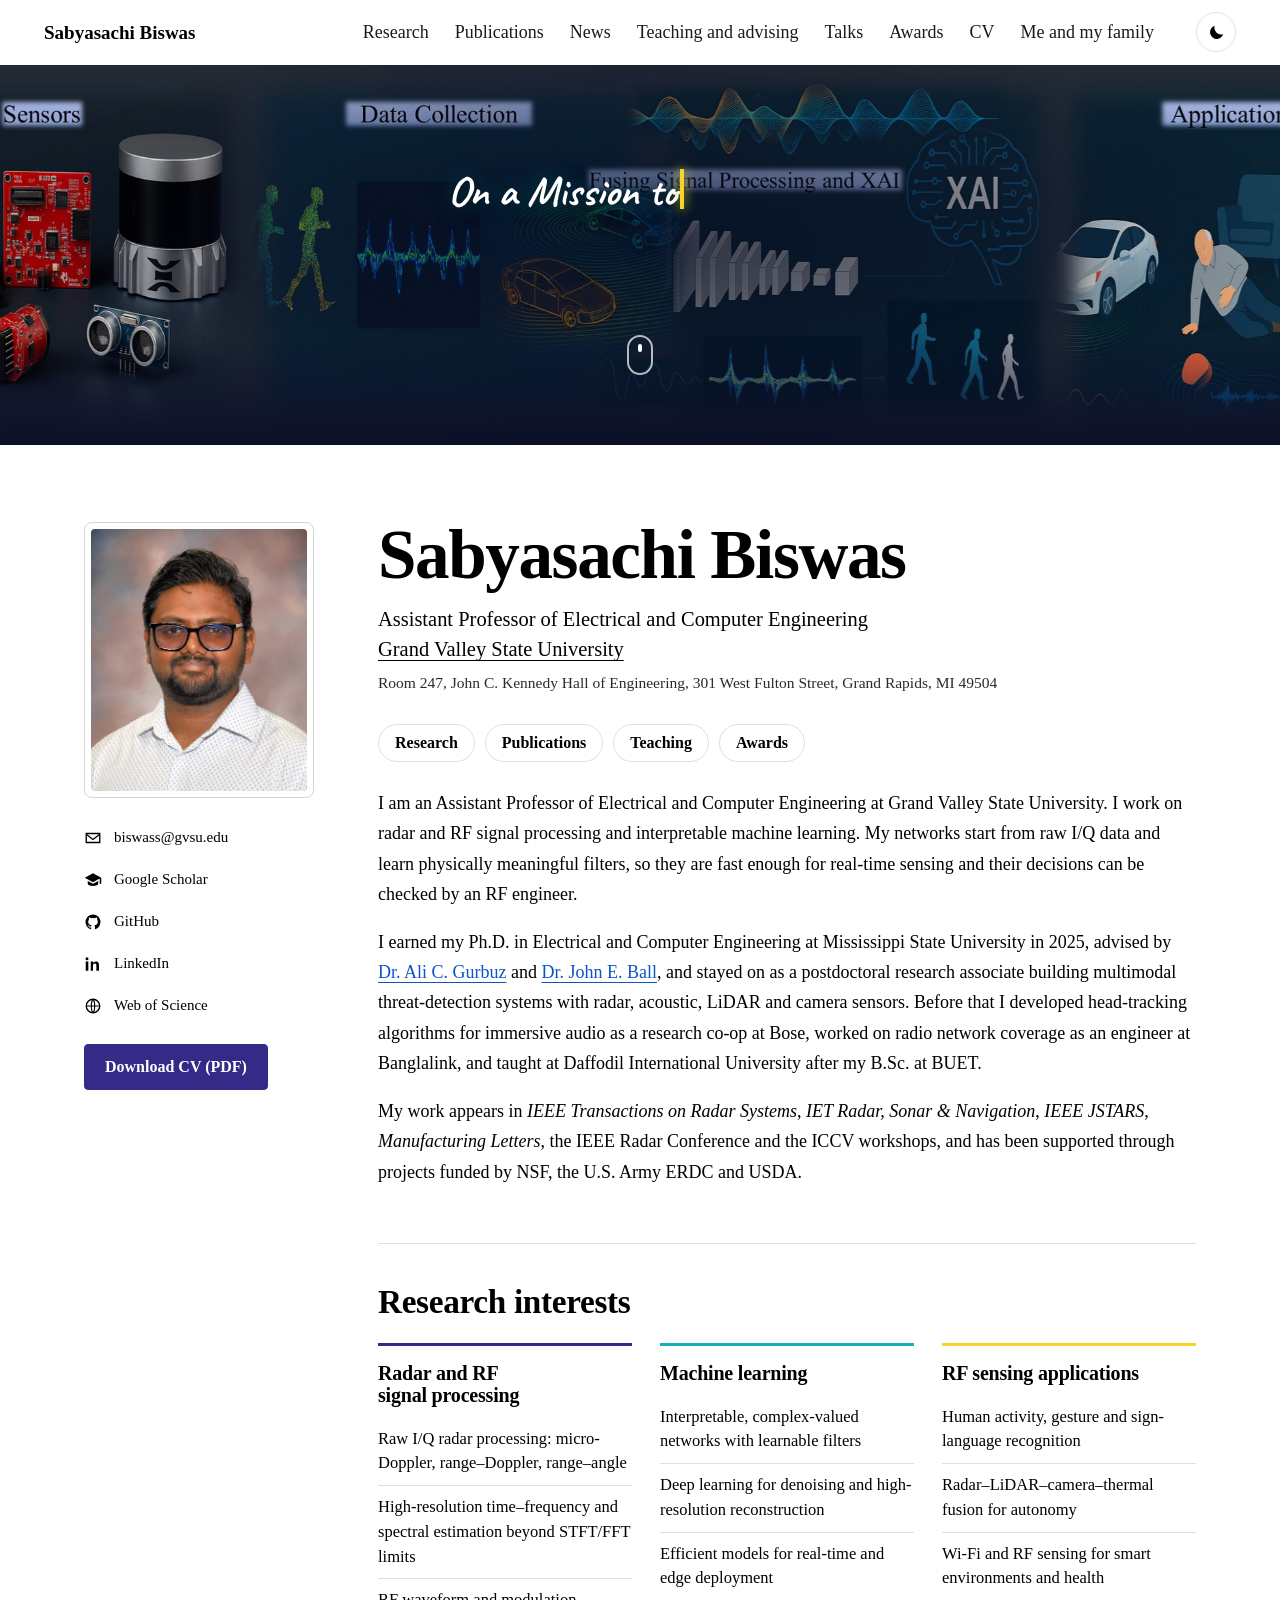
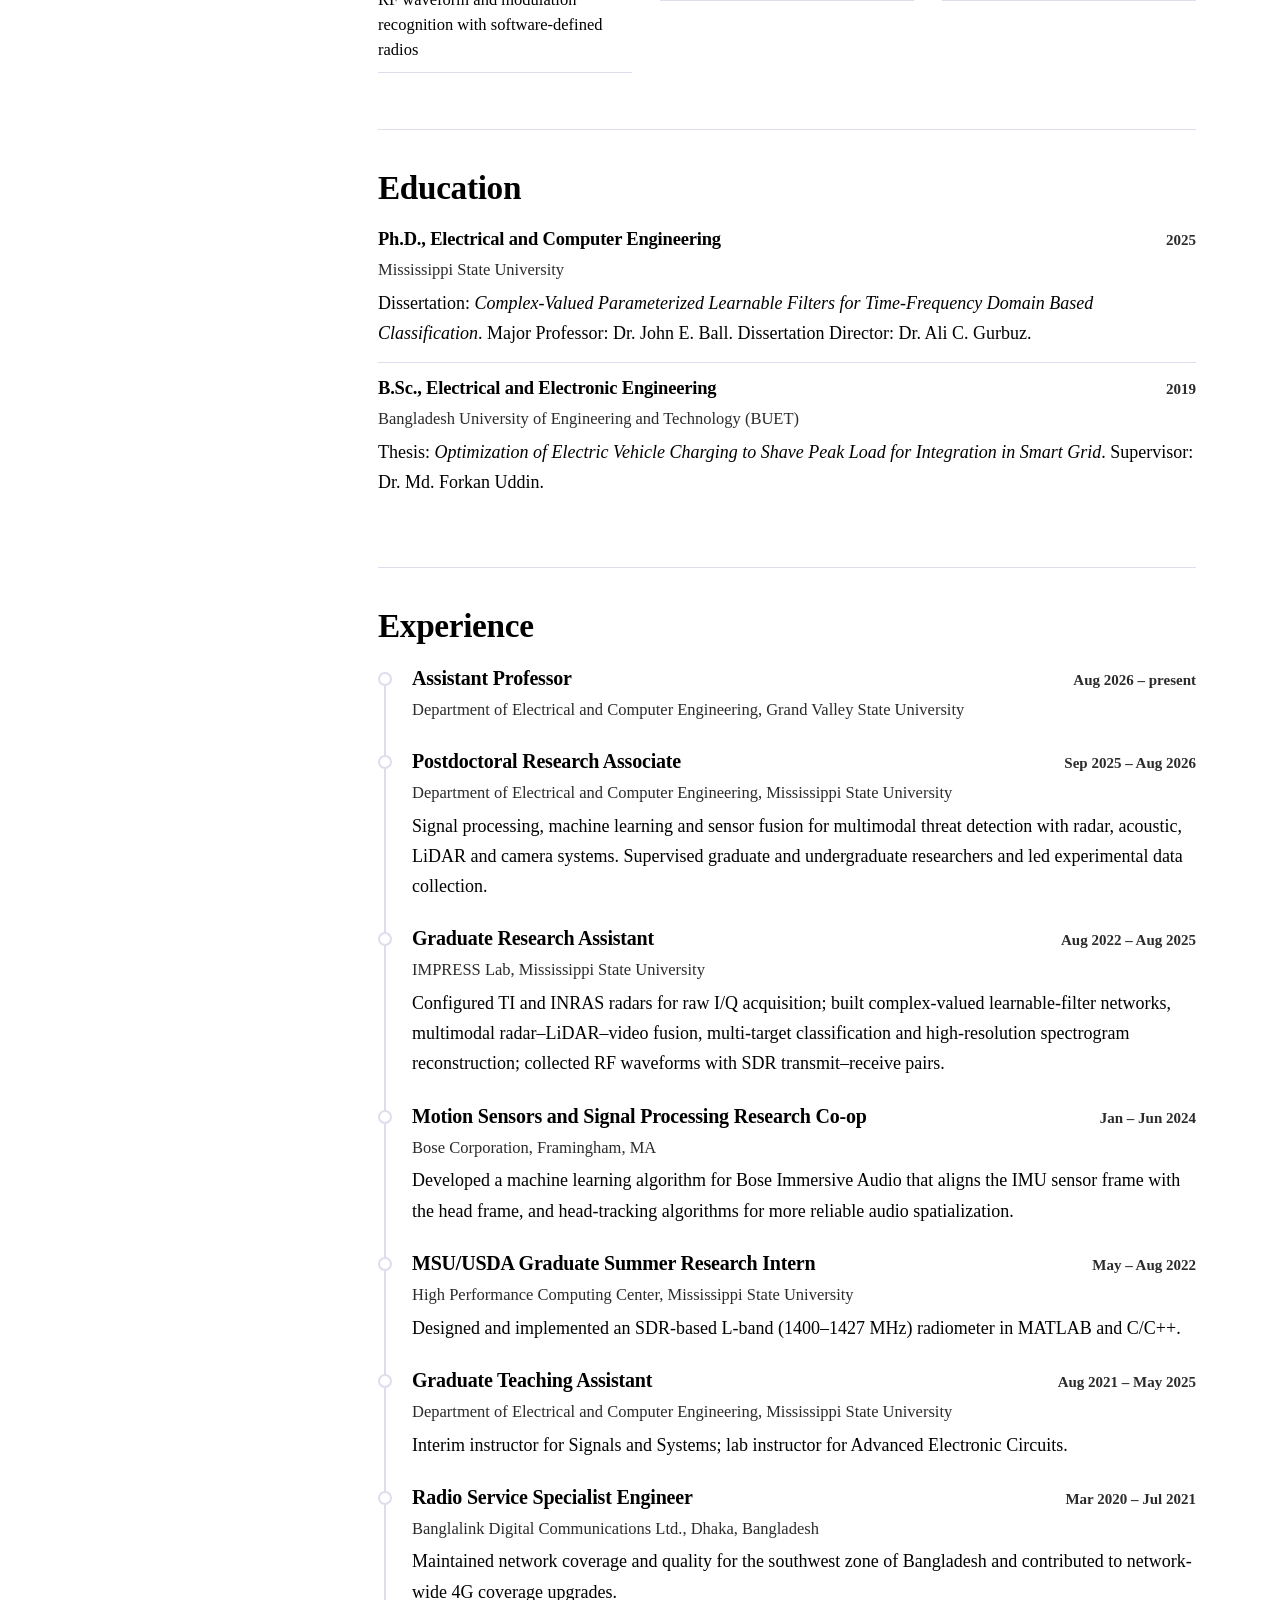
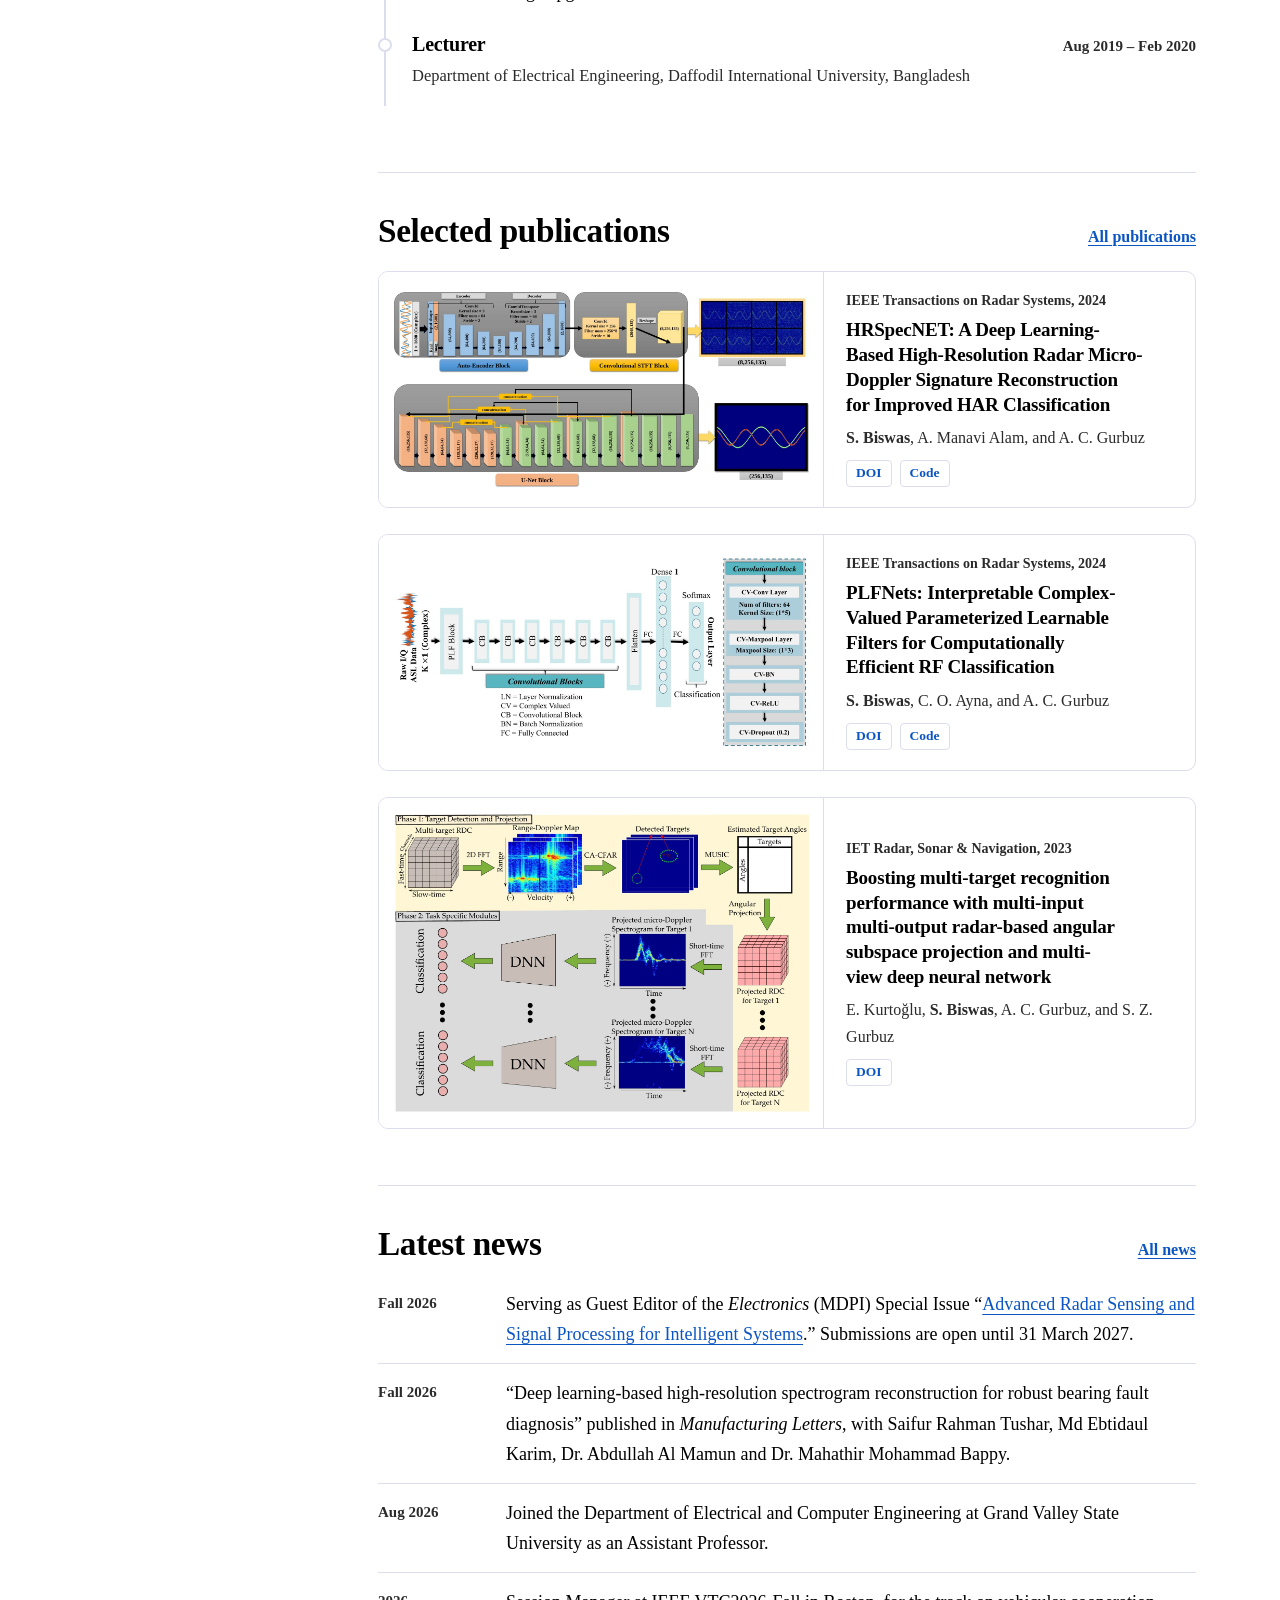
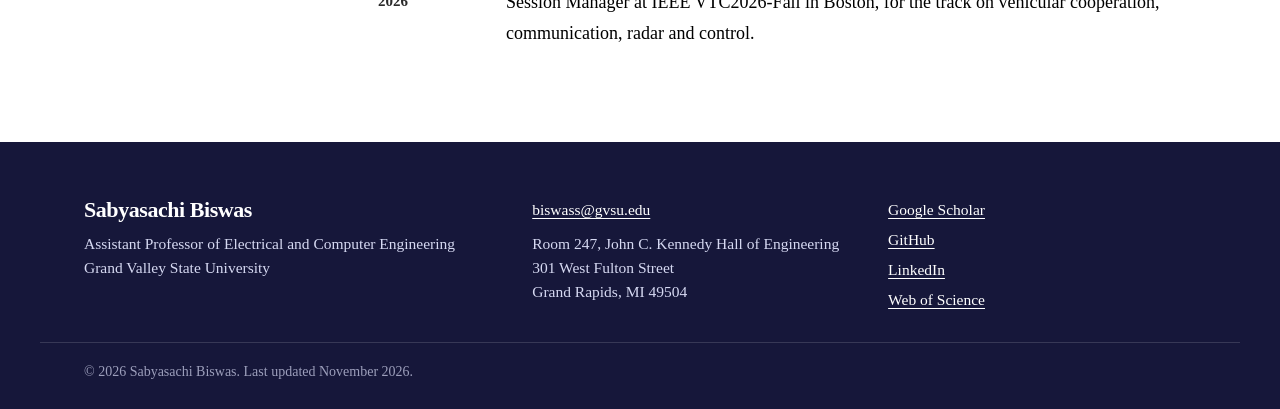
<file: index.html>
<!DOCTYPE html>
<html lang="en">
<head>
<meta charset="utf-8">
<meta name="viewport" content="width=device-width, initial-scale=1">
<title>Sabyasachi Biswas, Radar Signal Processing and Interpretable Machine Learning</title>
<meta name="description" content="Sabyasachi Biswas is an Assistant Professor of Electrical and Computer Engineering at Grand Valley State University, working on radar and RF signal processing, RF sensing, and interpretable machine learning.">
<link rel="canonical" href="https://sabyasachi1406147.github.io/">
<meta property="og:type" content="website">
<meta property="og:title" content="Sabyasachi Biswas, Radar Signal Processing and Interpretable Machine Learning">
<meta property="og:description" content="Sabyasachi Biswas is an Assistant Professor of Electrical and Computer Engineering at Grand Valley State University, working on radar and RF signal processing, RF sensing, and interpretable machine learning.">
<meta property="og:url" content="https://sabyasachi1406147.github.io/">
<meta name="theme-color" content="#16173a">
<link rel="icon" href="assets/favicon.svg" type="image/svg+xml">
<link rel="preconnect" href="https://fonts.googleapis.com">
<link rel="preconnect" href="https://fonts.gstatic.com" crossorigin>
<link rel="stylesheet" href="https://fonts.googleapis.com/css2?family=Caveat:wght@500;600;700&family=Comic+Neue:wght@700&family=Schibsted+Grotesk:wght@400;500;600;700;800;900&family=Source+Serif+4:ital,opsz,wght@0,8..60,400;0,8..60,600;1,8..60,400&display=swap">
<link rel="stylesheet" href="assets/site.css?v=e926507d">
<script>(function(){var t=null,m;try{m=/[?&]theme=(dark|light)/.exec(location.search);if(m)t=m[1]}catch(e){}if(!t){m=/sbtheme=(dark|light)/.exec(window.name||"");if(m)t=m[1]}if(!t){try{t=localStorage.getItem("sb-site-theme")}catch(e){}}if(!t){m=/(?:^|;s*)sbtheme=(dark|light)/.exec(document.cookie||"");if(m)t=m[1]}document.documentElement.dataset.theme=t==="dark"?"dark":"light"})()</script>
<link rel="preload" as="image" href="assets/img/cover-home.jpg">
<script type="application/ld+json">{"@context":"https://schema.org","@type":"Person","name":"Sabyasachi Biswas","url":"https://sabyasachi1406147.github.io/","email":"mailto:biswass@gvsu.edu","image":"https://sabyasachi1406147.github.io/assets/img/profile.jpg","jobTitle":"Assistant Professor of Electrical and Computer Engineering","worksFor":{"@type":"CollegeOrUniversity","name":"Grand Valley State University"},"alumniOf":[{"@type":"CollegeOrUniversity","name":"Mississippi State University"},{"@type":"CollegeOrUniversity","name":"Bangladesh University of Engineering and Technology"}],"knowsAbout":["Radar signal processing","RF sensing","Interpretable machine learning","Micro-Doppler","Human activity recognition"],"sameAs":["https://scholar.google.com/citations?user=SLDhricAAAAJ&hl=en","https://github.com/Sabyasachi1406147","https://www.linkedin.com/in/sabyasachi-biswas-584589117/","https://www.webofscience.com/wos/author/record/JFA-3339-2023"]}</script>
</head>
<body class="home">
<a class="skip" href="#main">Skip to content</a>
<header class="mast">
  <div class="wrap mast-in">
    <a class="wordmark" href="index.html" aria-current="page">Sabyasachi Biswas</a>
    <nav aria-label="Main"><a href="research.html">Research</a><a href="publications.html">Publications</a><a href="news.html">News</a><a href="teaching.html">Teaching and advising</a><a href="talks.html">Talks</a><a href="awards.html">Awards</a><a href="cv.html">CV</a><a href="personal.html">Me and my family</a></nav>
    <button class="theme-toggle" type="button" aria-label="Dark mode" aria-pressed="false" title="Switch between light and dark mode">
      <svg class="ic-moon" viewBox="0 0 24 24" aria-hidden="true"><path d="M20.5 14.2A8.5 8.5 0 0 1 9.8 3.5a8.5 8.5 0 1 0 10.7 10.7z" fill="currentColor"/></svg>
      <svg class="ic-sun" viewBox="0 0 24 24" aria-hidden="true"><circle cx="12" cy="12" r="4.2" fill="currentColor"/><g stroke="currentColor" stroke-width="2" stroke-linecap="round"><path d="M12 2.5v2.2M12 19.3v2.2M2.5 12h2.2M19.3 12h2.2M5.3 5.3l1.6 1.6M17.1 17.1l1.6 1.6M5.3 18.7l1.6-1.6M17.1 6.9l1.6-1.6"/></g></svg>
    </button>
  </div>
</header>
<header class="cover-hero">
  <img class="cover-hero-img" src="assets/img/cover-home.jpg" alt="Collage: sensors, data collection, signal processing with explainable AI, and applications in autonomous driving and fall detection" width="2400" height="557" fetchpriority="high">
  <div class="cover-hero-shade" aria-hidden="true"></div>
  <p class="typed" aria-label="On a Mission to Make the Invisible Visible — Through RF Sensing and Explainable AI"><span class="typed-text" aria-hidden="true">On a Mission to Make the Invisible Visible — Through RF Sensing and Explainable AI</span><span class="caret" aria-hidden="true"></span></p>
  <a class="scroll-cue" href="#about" aria-label="Scroll to introduction"><span></span></a>
</header>
<main id="main">

<div class="wrap home-grid" id="about">
  <aside class="side" aria-label="Profile">
    <figure class="headshot"><img src="assets/img/profile.jpg" alt="Portrait of Sabyasachi Biswas" width="900" height="1091"></figure>
    <ul class="icon-links"><li><a href="mailto:biswass@gvsu.edu"><svg viewBox="0 0 24 24" width="18" height="18" aria-hidden="true"><path d="M3 6h18v12H3z" fill="none" stroke="currentColor" stroke-width="1.8"/><path d="M3 7l9 7 9-7" fill="none" stroke="currentColor" stroke-width="1.8"/></svg><span>biswass@gvsu.edu</span></a></li><li><a href="https://scholar.google.com/citations?user=SLDhricAAAAJ&hl=en" rel="me"><svg viewBox="0 0 24 24" width="18" height="18" aria-hidden="true"><path d="M12 3 1 9l11 6 9-4.9V17h2V9z" fill="currentColor"/><path d="M5 13.2V17c0 1.7 3.1 3 7 3s7-1.3 7-3v-3.8l-7 3.8z" fill="currentColor"/></svg><span>Google Scholar</span></a></li><li><a href="https://github.com/Sabyasachi1406147" rel="me"><svg viewBox="0 0 24 24" width="18" height="18" aria-hidden="true"><path fill="currentColor" d="M12 2a10 10 0 0 0-3.2 19.5c.5.1.7-.2.7-.5v-1.7c-2.8.6-3.4-1.3-3.4-1.3-.4-1.2-1.1-1.5-1.1-1.5-.9-.6.1-.6.1-.6 1 .1 1.5 1 1.5 1 .9 1.5 2.4 1.1 3 .8.1-.6.4-1.1.6-1.3-2.2-.3-4.6-1.1-4.6-5 0-1.1.4-2 1-2.7-.1-.3-.4-1.3.1-2.7 0 0 .8-.3 2.8 1a9.6 9.6 0 0 1 5 0c1.9-1.3 2.8-1 2.8-1 .5 1.4.2 2.4.1 2.7.6.7 1 1.6 1 2.7 0 3.9-2.4 4.7-4.6 5 .4.3.7.9.7 1.9V21c0 .3.2.6.7.5A10 10 0 0 0 12 2z"/></svg><span>GitHub</span></a></li><li><a href="https://www.linkedin.com/in/sabyasachi-biswas-584589117/" rel="me"><svg viewBox="0 0 24 24" width="18" height="18" aria-hidden="true"><path fill="currentColor" d="M4 3a2 2 0 1 1 0 4 2 2 0 0 1 0-4zM2.3 8.7h3.5V21H2.3zM9 8.7h3.3v1.7h.1c.5-.9 1.6-1.9 3.4-1.9 3.6 0 4.2 2.4 4.2 5.4V21h-3.5v-6.3c0-1.5 0-3.4-2.1-3.4s-2.4 1.6-2.4 3.3V21H9z"/></svg><span>LinkedIn</span></a></li><li><a href="https://www.webofscience.com/wos/author/record/JFA-3339-2023" rel="me"><svg viewBox="0 0 24 24" width="18" height="18" aria-hidden="true"><circle cx="12" cy="12" r="9" fill="none" stroke="currentColor" stroke-width="1.8"/><path d="M3 12h18M12 3c3 3.2 3 14.8 0 18M12 3c-3 3.2-3 14.8 0 18" fill="none" stroke="currentColor" stroke-width="1.5"/></svg><span>Web of Science</span></a></li></ul>
    <p class="about-cta"><a class="btn solid" href="assets/Sabyasachi_Biswas_CV.pdf" target="_blank" rel="noopener">Download CV (PDF)</a></p>
  </aside>
  <div class="main-col">
    <section class="about-text" aria-labelledby="h-name">
      <h1 id="h-name">Sabyasachi Biswas</h1>
      <p class="about-role">Assistant Professor of Electrical and Computer Engineering<br><a href="https://www.gvsu.edu/engineering/">Grand Valley State University</a></p>
      <p class="about-office">Room 247, John C. Kennedy Hall of Engineering, 301 West Fulton Street, Grand Rapids, MI 49504</p>
      <nav class="quick" aria-label="Quick links">
        <a href="research.html">Research</a><a href="publications.html">Publications</a><a href="teaching.html">Teaching</a><a href="awards.html">Awards</a>
      </nav>
      <div class="bio"><p>I am an Assistant Professor of Electrical and Computer Engineering at Grand Valley State University. I work on radar and RF signal processing and interpretable machine learning. My networks start from raw I/Q data and learn physically meaningful filters, so they are fast enough for real-time sensing and their decisions can be checked by an RF engineer.</p><p>I earned my Ph.D. in Electrical and Computer Engineering at Mississippi State University in 2025, advised by <a href="https://ece.ncsu.edu/people/acgurbuz/">Dr. Ali C. Gurbuz</a> and <a href="https://www.ece.msstate.edu/people/faculty/dr-john-e-ball/">Dr. John E. Ball</a>, and stayed on as a postdoctoral research associate building multimodal threat-detection systems with radar, acoustic, LiDAR and camera sensors. Before that I developed head-tracking algorithms for immersive audio as a research co-op at Bose, worked on radio network coverage as an engineer at Banglalink, and taught at Daffodil International University after my B.Sc. at BUET.</p><p>My work appears in <i>IEEE Transactions on Radar Systems</i>, <i>IET Radar, Sonar &amp; Navigation</i>, <i>IEEE JSTARS</i>, <i>Manufacturing Letters</i>, the IEEE Radar Conference and the ICCV workshops, and has been supported through projects funded by NSF, the U.S. Army ERDC and USDA.</p></div>
    </section>

    <section class="hsec" aria-labelledby="h-int">
      <h2 id="h-int">Research interests</h2>
      <div class="int-grid"><div class="int-row"><h3>Radar and RF signal processing</h3><ul><li style="--d:0">Raw I/Q radar processing: micro-Doppler, range–Doppler, range–angle</li><li style="--d:1">High-resolution time–frequency and spectral estimation beyond STFT/FFT limits</li><li style="--d:2">RF waveform and modulation recognition with software-defined radios</li></ul></div><div class="int-row"><h3>Machine learning</h3><ul><li style="--d:3">Interpretable, complex-valued networks with learnable filters</li><li style="--d:4">Deep learning for denoising and high-resolution reconstruction</li><li style="--d:5">Efficient models for real-time and edge deployment</li></ul></div><div class="int-row"><h3>RF sensing applications</h3><ul><li style="--d:6">Human activity, gesture and sign-language recognition</li><li style="--d:7">Radar–LiDAR–camera–thermal fusion for autonomy</li><li style="--d:8">Wi-Fi and RF sensing for smart environments and health</li></ul></div></div>
    </section>

    <section class="hsec" aria-labelledby="h-edu">
      <h2 id="h-edu">Education</h2>
      <ul class="plain edu"><li><div class="row"><h3>Ph.D., Electrical and Computer Engineering</h3><span class="per">2025</span></div><p class="place">Mississippi State University</p><p>Dissertation: <i>Complex-Valued Parameterized Learnable Filters for Time-Frequency Domain Based Classification</i>. Major Professor: Dr. John E. Ball. Dissertation Director: Dr. Ali C. Gurbuz.</p></li><li><div class="row"><h3>B.Sc., Electrical and Electronic Engineering</h3><span class="per">2019</span></div><p class="place">Bangladesh University of Engineering and Technology (BUET)</p><p>Thesis: <i>Optimization of Electric Vehicle Charging to Shave Peak Load for Integration in Smart Grid</i>. Supervisor: Dr. Md. Forkan Uddin.</p></li></ul>
    </section>

    <section class="hsec" aria-labelledby="h-exp">
      <h2 id="h-exp">Experience</h2>
      <ol class="tl"><i class="tl-fill" aria-hidden="true"></i><li><div class="row"><h3>Assistant Professor</h3><span class="per">Aug 2026 – present</span></div><p class="place">Department of Electrical and Computer Engineering, Grand Valley State University</p></li><li><div class="row"><h3>Postdoctoral Research Associate</h3><span class="per">Sep 2025 – Aug 2026</span></div><p class="place">Department of Electrical and Computer Engineering, Mississippi State University</p><p>Signal processing, machine learning and sensor fusion for multimodal threat detection with radar, acoustic, LiDAR and camera systems. Supervised graduate and undergraduate researchers and led experimental data collection.</p></li><li><div class="row"><h3>Graduate Research Assistant</h3><span class="per">Aug 2022 – Aug 2025</span></div><p class="place">IMPRESS Lab, Mississippi State University</p><p>Configured TI and INRAS radars for raw I/Q acquisition; built complex-valued learnable-filter networks, multimodal radar–LiDAR–video fusion, multi-target classification and high-resolution spectrogram reconstruction; collected RF waveforms with SDR transmit–receive pairs.</p></li><li><div class="row"><h3>Motion Sensors and Signal Processing Research Co-op</h3><span class="per">Jan – Jun 2024</span></div><p class="place">Bose Corporation, Framingham, MA</p><p>Developed a machine learning algorithm for Bose Immersive Audio that aligns the IMU sensor frame with the head frame, and head-tracking algorithms for more reliable audio spatialization.</p></li><li><div class="row"><h3>MSU/USDA Graduate Summer Research Intern</h3><span class="per">May – Aug 2022</span></div><p class="place">High Performance Computing Center, Mississippi State University</p><p>Designed and implemented an SDR-based L-band (1400–1427 MHz) radiometer in MATLAB and C/C++.</p></li><li><div class="row"><h3>Graduate Teaching Assistant</h3><span class="per">Aug 2021 – May 2025</span></div><p class="place">Department of Electrical and Computer Engineering, Mississippi State University</p><p>Interim instructor for Signals and Systems; lab instructor for Advanced Electronic Circuits.</p></li><li><div class="row"><h3>Radio Service Specialist Engineer</h3><span class="per">Mar 2020 – Jul 2021</span></div><p class="place">Banglalink Digital Communications Ltd., Dhaka, Bangladesh</p><p>Maintained network coverage and quality for the southwest zone of Bangladesh and contributed to network-wide 4G coverage upgrades.</p></li><li><div class="row"><h3>Lecturer</h3><span class="per">Aug 2019 – Feb 2020</span></div><p class="place">Department of Electrical Engineering, Daffodil International University, Bangladesh</p></li></ol>
    </section>

    <section class="hsec" aria-labelledby="h-sel">
      <div class="sec-head"><h2 id="h-sel">Selected publications</h2><a class="more" href="publications.html">All publications</a></div>
      <div class="pcards"><article class="pcard"><a class="pcard-fig" href="https://doi.org/10.1109/TRS.2024.3396172"><img src="assets/img/pub-hrspecnet.jpg" alt="HRSpecNet architecture: auto-encoder denoiser, convolutional STFT block and U-Net" loading="lazy"></a><div class="pcard-body"><p class="pcard-venue">IEEE Transactions on Radar Systems, 2024</p><h3><a href="https://doi.org/10.1109/TRS.2024.3396172">HRSpecNET: A Deep Learning-Based High-Resolution Radar Micro-Doppler Signature Reconstruction for Improved HAR Classification</a></h3><p class="pcard-auth"><b class="me">S. Biswas</b>, A. Manavi Alam, and A. C. Gurbuz</p><span class="lk"><a href="https://doi.org/10.1109/TRS.2024.3396172">DOI</a><a href="https://github.com/Sabyasachi1406147/HRSpecNet">Code</a></span></div></article><article class="pcard"><a class="pcard-fig" href="https://doi.org/10.1109/TRS.2024.3486183"><img src="assets/img/pub-plfnets.jpg" alt="PLFNet architecture: parameterized learnable filter block followed by complex-valued convolutional blocks" loading="lazy"></a><div class="pcard-body"><p class="pcard-venue">IEEE Transactions on Radar Systems, 2024</p><h3><a href="https://doi.org/10.1109/TRS.2024.3486183">PLFNets: Interpretable Complex-Valued Parameterized Learnable Filters for Computationally Efficient RF Classification</a></h3><p class="pcard-auth"><b class="me">S. Biswas</b>, C. O. Ayna, and A. C. Gurbuz</p><span class="lk"><a href="https://doi.org/10.1109/TRS.2024.3486183">DOI</a><a href="https://github.com/Sabyasachi1406147/PLFNets">Code</a></span></div></article><article class="pcard"><a class="pcard-fig" href="https://doi.org/10.1049/rsn2.12405"><img src="assets/img/pub-asps.jpg" alt="Angular subspace projection framework: target detection and projection, then per-target micro-Doppler classification" loading="lazy"></a><div class="pcard-body"><p class="pcard-venue">IET Radar, Sonar &amp; Navigation, 2023</p><h3><a href="https://doi.org/10.1049/rsn2.12405">Boosting multi-target recognition performance with multi-input multi-output radar-based angular subspace projection and multi-view deep neural network</a></h3><p class="pcard-auth">E. Kurtoğlu, <b class="me">S. Biswas</b>, A. C. Gurbuz, and S. Z. Gurbuz</p><span class="lk"><a href="https://doi.org/10.1049/rsn2.12405">DOI</a></span></div></article></div>
    </section>

    <section class="hsec" aria-labelledby="h-news">
      <div class="sec-head"><h2 id="h-news">Latest news</h2><a class="more" href="news.html">All news</a></div>
      <ul class="news"><li><span class="nd">Fall 2026</span><p>Serving as Guest Editor of the <i>Electronics</i> (MDPI) Special Issue “<a href="https://www.mdpi.com/journal/electronics/special_issues/GQMHBJH3GU">Advanced Radar Sensing and Signal Processing for Intelligent Systems</a>.” Submissions are open until 31 March 2027.</p></li><li><span class="nd">Fall 2026</span><p>“Deep learning-based high-resolution spectrogram reconstruction for robust bearing fault diagnosis” published in <i>Manufacturing Letters</i>, with Saifur Rahman Tushar, Md Ebtidaul Karim, Dr. Abdullah Al Mamun and Dr. Mahathir Mohammad Bappy.</p></li><li><span class="nd">Aug 2026</span><p>Joined the Department of Electrical and Computer Engineering at Grand Valley State University as an Assistant Professor.</p></li><li><span class="nd">2026</span><p>Session Manager at IEEE VTC2026-Fall in Boston, for the track on vehicular cooperation, communication, radar and control.</p></li></ul>
    </section>
  </div>
</div>
</main>
<footer class="foot">
  <div class="wrap foot-in">
    <div>
      <p class="foot-name">Sabyasachi Biswas</p>
      <p>Assistant Professor of Electrical and Computer Engineering<br>Grand Valley State University</p>
    </div>
    <div>
      <p><a href="mailto:biswass@gvsu.edu">biswass@gvsu.edu</a></p>
      <p>Room 247, John C. Kennedy Hall of Engineering<br>301 West Fulton Street<br>Grand Rapids, MI 49504</p>
    </div>
    <div>
      <ul class="foot-links"><li><a href="https://scholar.google.com/citations?user=SLDhricAAAAJ&hl=en">Google Scholar</a></li><li><a href="https://github.com/Sabyasachi1406147">GitHub</a></li><li><a href="https://www.linkedin.com/in/sabyasachi-biswas-584589117/">LinkedIn</a></li><li><a href="https://www.webofscience.com/wos/author/record/JFA-3339-2023">Web of Science</a></li></ul>
    </div>
  </div>
  <div class="wrap foot-base"><p>© 2026 Sabyasachi Biswas. Last updated November 2026.</p></div>
</footer>
<script src="assets/site.js?v=e926507d" defer></script>
</body>
</html>
</file>
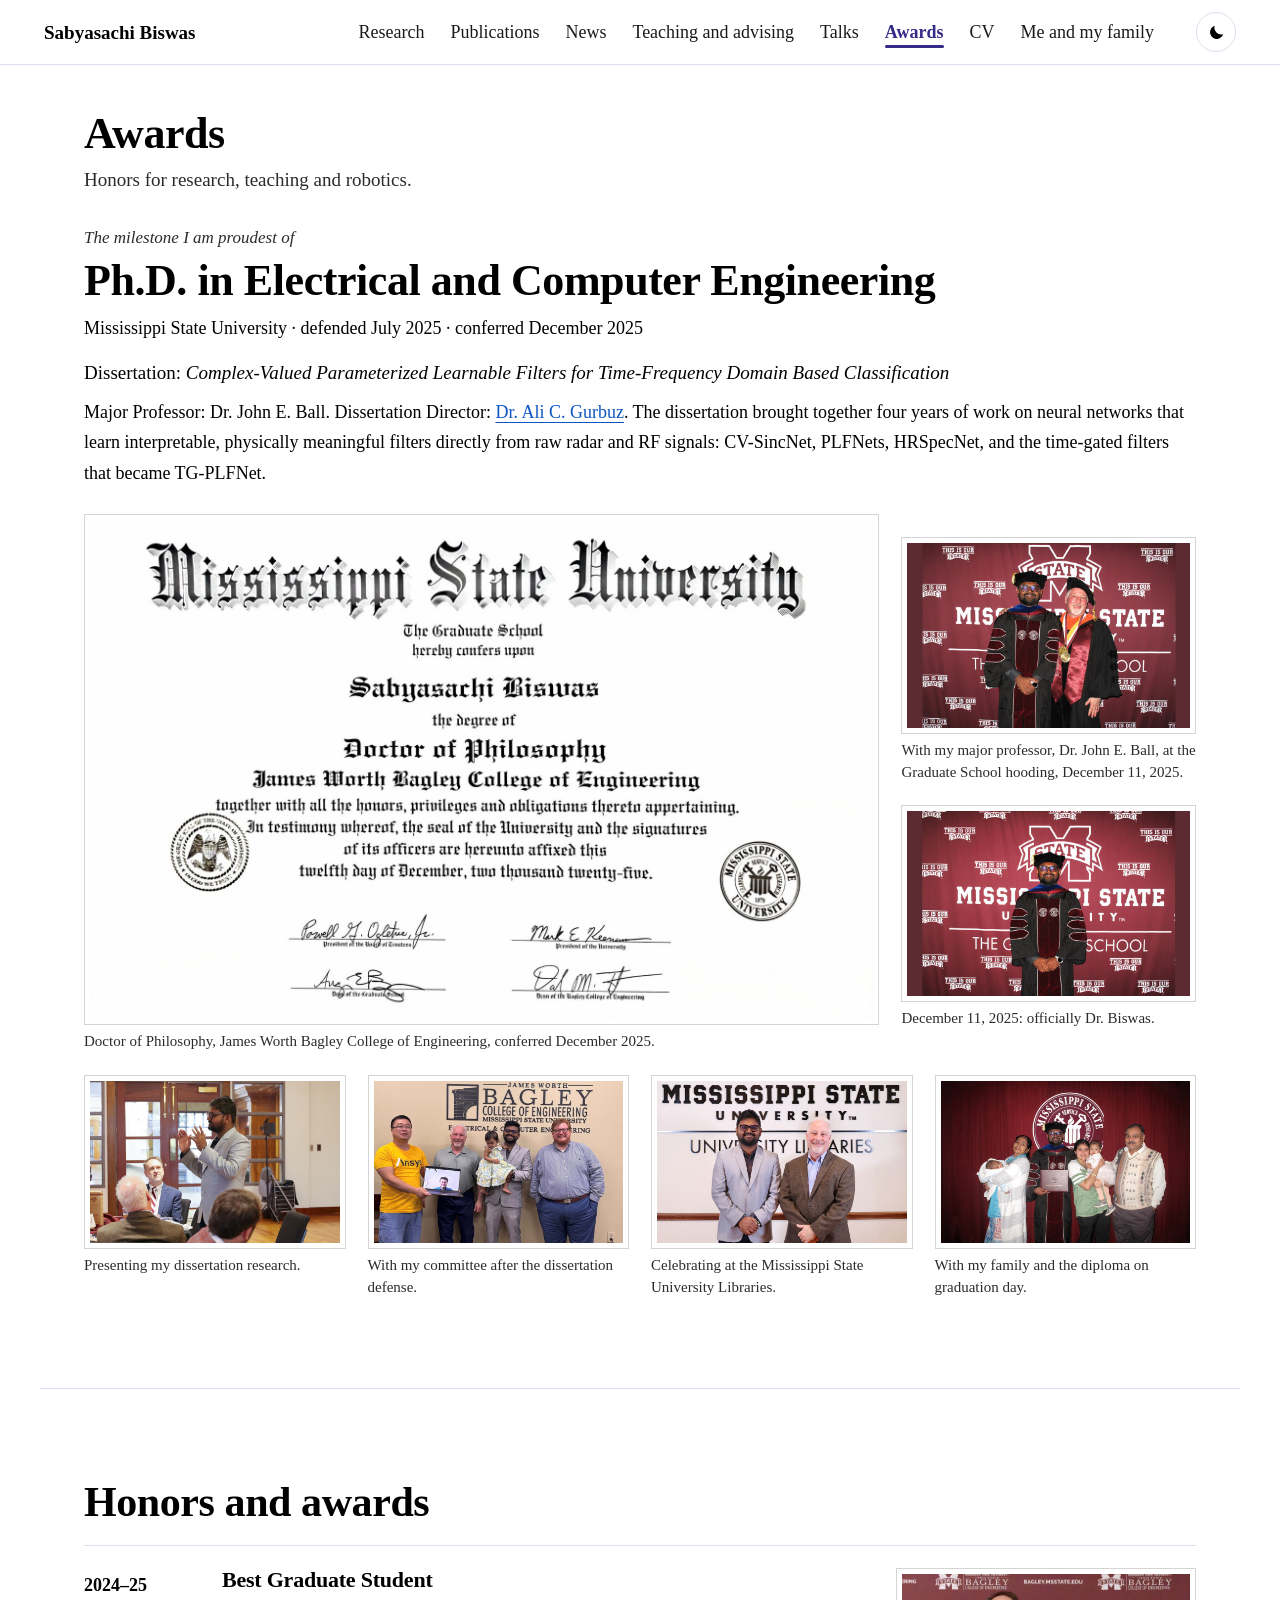
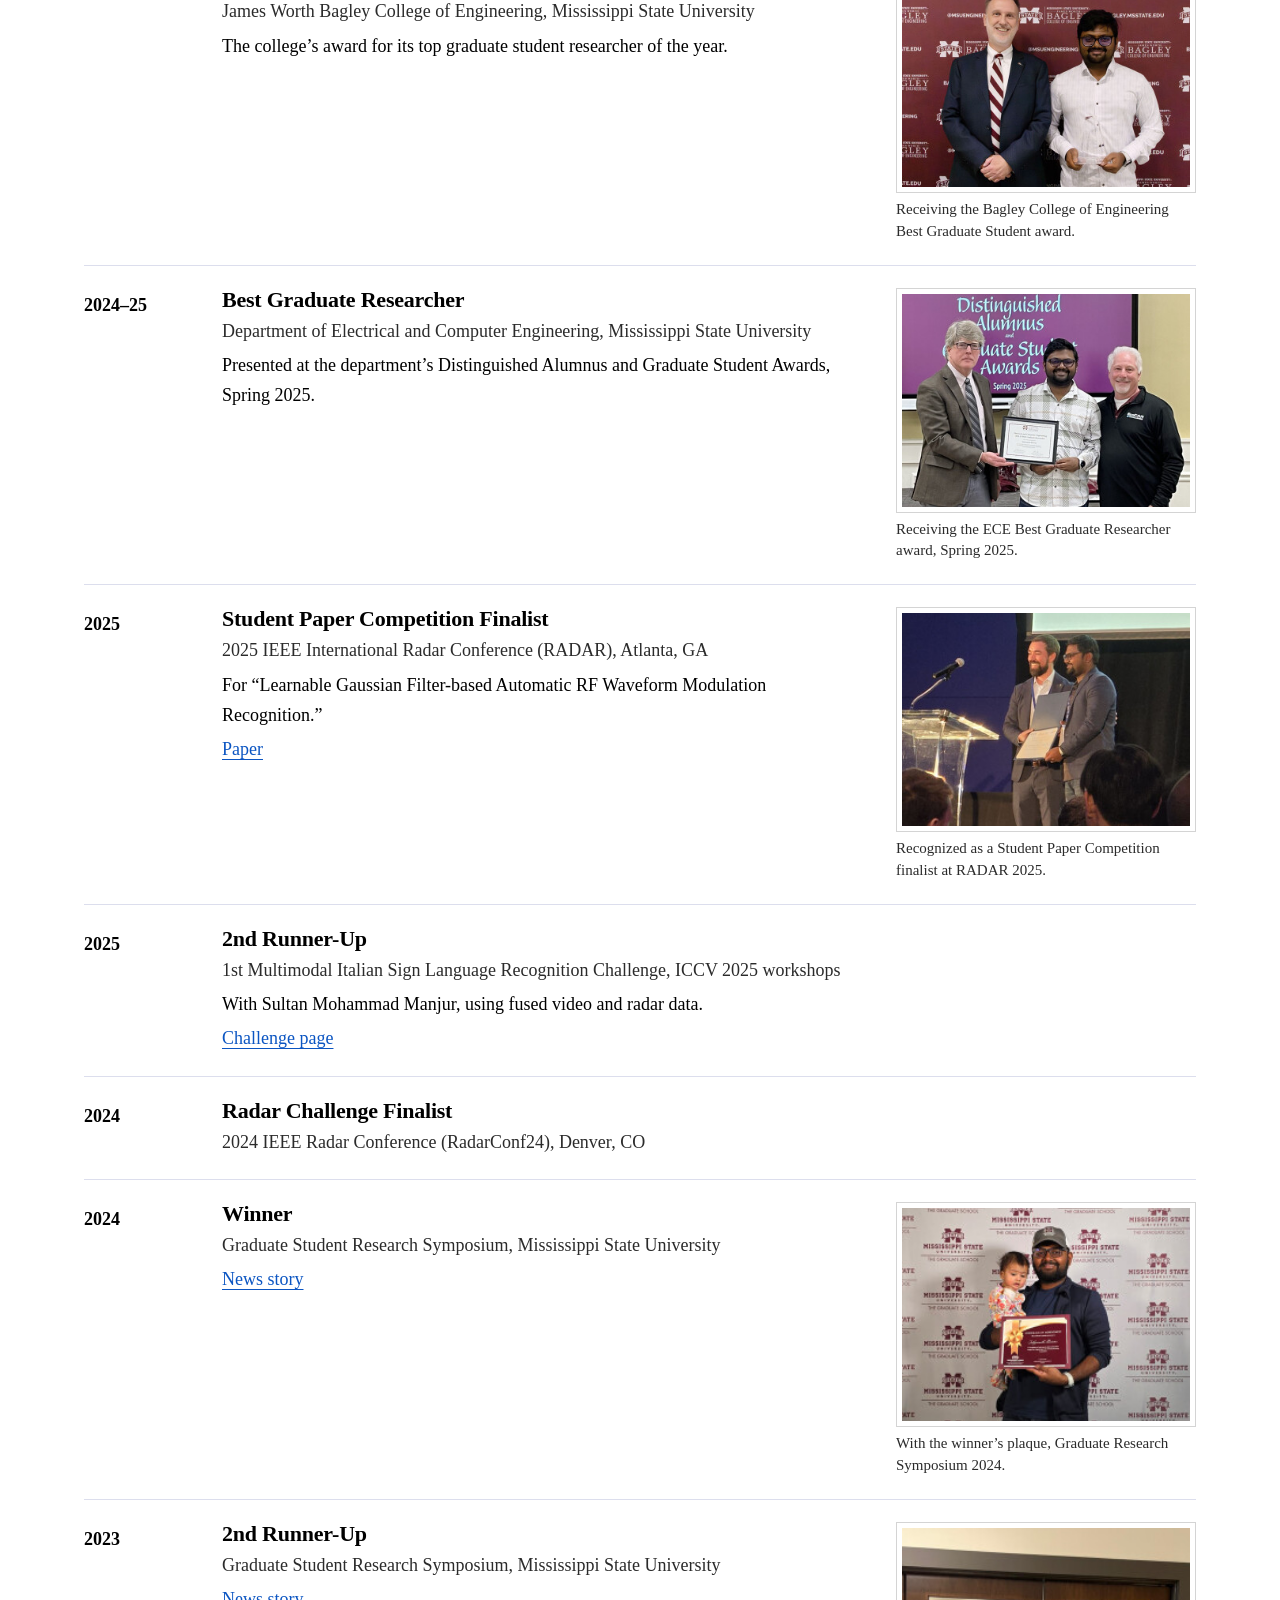
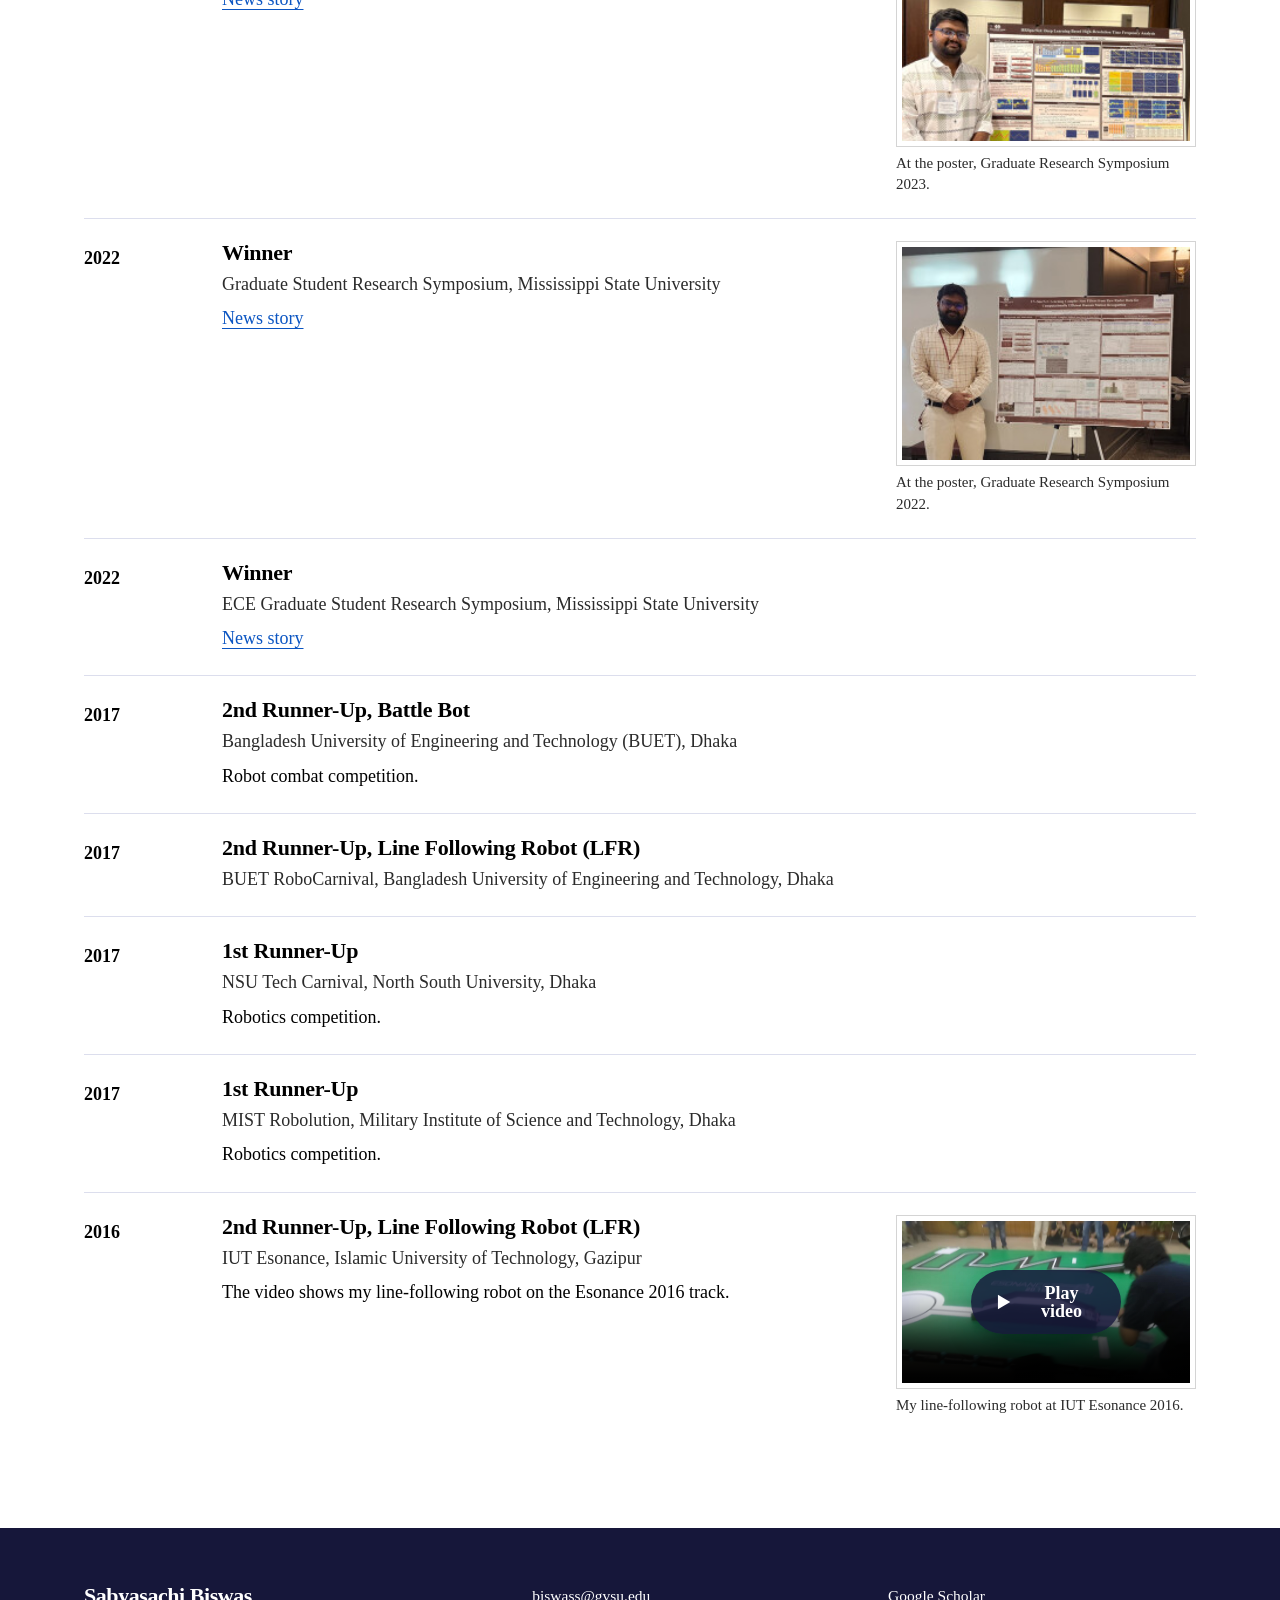
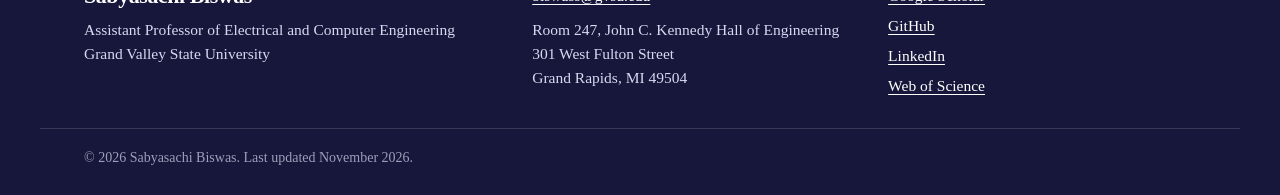
<file: awards.html>
<!DOCTYPE html>
<html lang="en">
<head>
<meta charset="utf-8">
<meta name="viewport" content="width=device-width, initial-scale=1">
<title>Awards | Sabyasachi Biswas</title>
<meta name="description" content="Ph.D. milestone, honors, and awards of Sabyasachi Biswas.">
<link rel="canonical" href="https://sabyasachi1406147.github.io/awards.html">
<meta property="og:type" content="website">
<meta property="og:title" content="Awards | Sabyasachi Biswas">
<meta property="og:description" content="Ph.D. milestone, honors, and awards of Sabyasachi Biswas.">
<meta property="og:url" content="https://sabyasachi1406147.github.io/awards.html">
<meta name="theme-color" content="#16173a">
<link rel="icon" href="assets/favicon.svg" type="image/svg+xml">
<link rel="preconnect" href="https://fonts.googleapis.com">
<link rel="preconnect" href="https://fonts.gstatic.com" crossorigin>
<link rel="stylesheet" href="https://fonts.googleapis.com/css2?family=Caveat:wght@500;600;700&family=Comic+Neue:wght@700&family=Schibsted+Grotesk:wght@400;500;600;700;800;900&family=Source+Serif+4:ital,opsz,wght@0,8..60,400;0,8..60,600;1,8..60,400&display=swap">
<link rel="stylesheet" href="assets/site.css?v=e926507d">
<script>(function(){var t=null,m;try{m=/[?&]theme=(dark|light)/.exec(location.search);if(m)t=m[1]}catch(e){}if(!t){m=/sbtheme=(dark|light)/.exec(window.name||"");if(m)t=m[1]}if(!t){try{t=localStorage.getItem("sb-site-theme")}catch(e){}}if(!t){m=/(?:^|;s*)sbtheme=(dark|light)/.exec(document.cookie||"");if(m)t=m[1]}document.documentElement.dataset.theme=t==="dark"?"dark":"light"})()</script>
</head>
<body>
<a class="skip" href="#main">Skip to content</a>
<header class="mast">
  <div class="wrap mast-in">
    <a class="wordmark" href="index.html">Sabyasachi Biswas</a>
    <nav aria-label="Main"><a href="research.html">Research</a><a href="publications.html">Publications</a><a href="news.html">News</a><a href="teaching.html">Teaching and advising</a><a href="talks.html">Talks</a><a href="awards.html" aria-current="page">Awards</a><a href="cv.html">CV</a><a href="personal.html">Me and my family</a></nav>
    <button class="theme-toggle" type="button" aria-label="Dark mode" aria-pressed="false" title="Switch between light and dark mode">
      <svg class="ic-moon" viewBox="0 0 24 24" aria-hidden="true"><path d="M20.5 14.2A8.5 8.5 0 0 1 9.8 3.5a8.5 8.5 0 1 0 10.7 10.7z" fill="currentColor"/></svg>
      <svg class="ic-sun" viewBox="0 0 24 24" aria-hidden="true"><circle cx="12" cy="12" r="4.2" fill="currentColor"/><g stroke="currentColor" stroke-width="2" stroke-linecap="round"><path d="M12 2.5v2.2M12 19.3v2.2M2.5 12h2.2M19.3 12h2.2M5.3 5.3l1.6 1.6M17.1 17.1l1.6 1.6M5.3 18.7l1.6-1.6M17.1 6.9l1.6-1.6"/></g></svg>
    </button>
  </div>
</header>
<header class="wrap research-heading page-head"><h1>Awards</h1><p class="page-lede">Honors for research, teaching and robotics.</p></header>
<main id="main">

<section class="wrap block phd" aria-labelledby="h-phd">
  <p class="phd-kick">The milestone I am proudest of</p>
  <h2 id="h-phd">Ph.D. in Electrical and Computer Engineering</h2>
  <p class="phd-where">Mississippi State University · defended July 2025 · conferred December 2025</p>
  <p class="phd-diss">Dissertation: <i>Complex-Valued Parameterized Learnable Filters for Time-Frequency Domain Based Classification</i></p>
  <p>Major Professor: Dr. John E. Ball. Dissertation Director: <a href="https://ece.ncsu.edu/people/acgurbuz/">Dr. Ali C. Gurbuz</a>. The dissertation brought together four years of work on neural networks that learn interpretable, physically meaningful filters directly from raw radar and RF signals: CV-SincNet, PLFNets, HRSpecNet, and the time-gated filters that became TG-PLFNet.</p>
  <div class="phd-grid">
    <figure class="aw-ph big diploma"><a href="assets/img/phd-diploma.jpg"><img src="assets/img/phd-diploma.jpg" alt="Doctor of Philosophy, James Worth Bagley College of Engineering, conferred December 2025." loading="lazy"></a><figcaption>Doctor of Philosophy, James Worth Bagley College of Engineering, conferred December 2025.</figcaption></figure>
    <div class="phd-side">
      <figure class="aw-ph "><a href="assets/img/phd-hooding-advisor.jpg"><img src="assets/img/phd-hooding-advisor.jpg" alt="With my major professor, Dr. John E. Ball, at the Graduate School hooding, December 11, 2025." loading="lazy"></a><figcaption>With my major professor, Dr. John E. Ball, at the Graduate School hooding, December 11, 2025.</figcaption></figure>
      <figure class="aw-ph "><a href="assets/img/phd-hooding.jpg"><img src="assets/img/phd-hooding.jpg" alt="December 11, 2025: officially Dr. Biswas." loading="lazy"></a><figcaption>December 11, 2025: officially Dr. Biswas.</figcaption></figure>
    </div>
  </div>
  <div class="phd-row">
    <figure class="aw-ph "><a href="assets/img/phd-presenting.jpg"><img src="assets/img/phd-presenting.jpg" alt="Presenting my dissertation research." loading="lazy"></a><figcaption>Presenting my dissertation research.</figcaption></figure>
    <figure class="aw-ph "><a href="assets/img/phd-committee.jpg"><img src="assets/img/phd-committee.jpg" alt="With my committee after the dissertation defense." loading="lazy"></a><figcaption>With my committee after the dissertation defense.</figcaption></figure>
    <figure class="aw-ph "><a href="assets/img/phd-library.jpg"><img src="assets/img/phd-library.jpg" alt="Celebrating at the Mississippi State University Libraries." loading="lazy"></a><figcaption>Celebrating at the Mississippi State University Libraries.</figcaption></figure>
    <figure class="aw-ph "><a href="assets/img/phd-family-diploma.jpg"><img src="assets/img/phd-family-diploma.jpg" alt="With my family and the diploma on graduation day." loading="lazy"></a><figcaption>With my family and the diploma on graduation day.</figcaption></figure>
  </div>
</section>
<section class="wrap block" aria-labelledby="h-awards">
  <h2 id="h-awards">Honors and awards</h2>
  <ul class="aw-list"><li class="aw-item has-ph">
    <div class="aw-year">2024–25</div>
    <div class="aw-text">
      <h3>Best Graduate Student</h3>
      <p class="aw-body">James Worth Bagley College of Engineering, Mississippi State University</p>
      <p>The college’s award for its top graduate student researcher of the year.</p>
      
    </div>
    <figure class="aw-ph "><a href="assets/img/award-bcoe-2025.jpg"><img src="assets/img/award-bcoe-2025.jpg" alt="Receiving the Bagley College of Engineering Best Graduate Student award." loading="lazy"></a><figcaption>Receiving the Bagley College of Engineering Best Graduate Student award.</figcaption></figure>
  </li><li class="aw-item has-ph">
    <div class="aw-year">2024–25</div>
    <div class="aw-text">
      <h3>Best Graduate Researcher</h3>
      <p class="aw-body">Department of Electrical and Computer Engineering, Mississippi State University</p>
      <p>Presented at the department’s Distinguished Alumnus and Graduate Student Awards, Spring 2025.</p>
      
    </div>
    <figure class="aw-ph "><a href="assets/img/award-ece-2025.jpg"><img src="assets/img/award-ece-2025.jpg" alt="Receiving the ECE Best Graduate Researcher award, Spring 2025." loading="lazy"></a><figcaption>Receiving the ECE Best Graduate Researcher award, Spring 2025.</figcaption></figure>
  </li><li class="aw-item has-ph">
    <div class="aw-year">2025</div>
    <div class="aw-text">
      <h3>Student Paper Competition Finalist</h3>
      <p class="aw-body">2025 IEEE International Radar Conference (RADAR), Atlanta, GA</p>
      <p>For “Learnable Gaussian Filter-based Automatic RF Waveform Modulation Recognition.”</p>
      <p class="aw-link"><a href="https://ieeexplore.ieee.org/document/11162602">Paper</a></p>
    </div>
    <figure class="aw-ph "><a href="assets/img/award-radar2025.jpg"><img src="assets/img/award-radar2025.jpg" alt="Recognized as a Student Paper Competition finalist at RADAR 2025." loading="lazy"></a><figcaption>Recognized as a Student Paper Competition finalist at RADAR 2025.</figcaption></figure>
  </li><li class="aw-item">
    <div class="aw-year">2025</div>
    <div class="aw-text">
      <h3>2nd Runner-Up</h3>
      <p class="aw-body">1st Multimodal Italian Sign Language Recognition Challenge, ICCV 2025 workshops</p>
      <p>With Sultan Mohammad Manjur, using fused video and radar data.</p>
      <p class="aw-link"><a href="https://www.kaggle.com/competitions/iccv-mslr-2025-track-2">Challenge page</a></p>
    </div>
    
  </li><li class="aw-item">
    <div class="aw-year">2024</div>
    <div class="aw-text">
      <h3>Radar Challenge Finalist</h3>
      <p class="aw-body">2024 IEEE Radar Conference (RadarConf24), Denver, CO</p>
      
      
    </div>
    
  </li><li class="aw-item has-ph">
    <div class="aw-year">2024</div>
    <div class="aw-text">
      <h3>Winner</h3>
      <p class="aw-body">Graduate Student Research Symposium, Mississippi State University</p>
      
      <p class="aw-link"><a href="https://www.ece.msstate.edu/ece-students-win-mississippi-state-graduate-student-research-symposium-prizes/">News story</a></p>
    </div>
    <figure class="aw-ph "><a href="assets/img/award-grs2024.jpg"><img src="assets/img/award-grs2024.jpg" alt="With the winner’s plaque, Graduate Research Symposium 2024." loading="lazy"></a><figcaption>With the winner’s plaque, Graduate Research Symposium 2024.</figcaption></figure>
  </li><li class="aw-item has-ph">
    <div class="aw-year">2023</div>
    <div class="aw-text">
      <h3>2nd Runner-Up</h3>
      <p class="aw-body">Graduate Student Research Symposium, Mississippi State University</p>
      
      <p class="aw-link"><a href="https://www.ece.msstate.edu/ece-graduate-students-among-winners-in-fall-2023-graduate-student-research-symposium/">News story</a></p>
    </div>
    <figure class="aw-ph "><a href="assets/img/award-grs2023.jpg"><img src="assets/img/award-grs2023.jpg" alt="At the poster, Graduate Research Symposium 2023." loading="lazy"></a><figcaption>At the poster, Graduate Research Symposium 2023.</figcaption></figure>
  </li><li class="aw-item has-ph">
    <div class="aw-year">2022</div>
    <div class="aw-text">
      <h3>Winner</h3>
      <p class="aw-body">Graduate Student Research Symposium, Mississippi State University</p>
      
      <p class="aw-link"><a href="https://www.msstate.edu/newsroom/article/2022/11/msu-recognizes-41-graduate-student-research-symposium-winners">News story</a></p>
    </div>
    <figure class="aw-ph "><a href="assets/img/award-grs2022.jpg"><img src="assets/img/award-grs2022.jpg" alt="At the poster, Graduate Research Symposium 2022." loading="lazy"></a><figcaption>At the poster, Graduate Research Symposium 2022.</figcaption></figure>
  </li><li class="aw-item">
    <div class="aw-year">2022</div>
    <div class="aw-text">
      <h3>Winner</h3>
      <p class="aw-body">ECE Graduate Student Research Symposium, Mississippi State University</p>
      
      <p class="aw-link"><a href="https://www.ece.msstate.edu/ece-announces-its-fall-2022-research-symposium-awards/">News story</a></p>
    </div>
    
  </li><li class="aw-item">
    <div class="aw-year">2017</div>
    <div class="aw-text">
      <h3>2nd Runner-Up, Battle Bot</h3>
      <p class="aw-body">Bangladesh University of Engineering and Technology (BUET), Dhaka</p>
      <p>Robot combat competition.</p>
      
    </div>
    
  </li><li class="aw-item">
    <div class="aw-year">2017</div>
    <div class="aw-text">
      <h3>2nd Runner-Up, Line Following Robot (LFR)</h3>
      <p class="aw-body">BUET RoboCarnival, Bangladesh University of Engineering and Technology, Dhaka</p>
      
      
    </div>
    
  </li><li class="aw-item">
    <div class="aw-year">2017</div>
    <div class="aw-text">
      <h3>1st Runner-Up</h3>
      <p class="aw-body">NSU Tech Carnival, North South University, Dhaka</p>
      <p>Robotics competition.</p>
      
    </div>
    
  </li><li class="aw-item">
    <div class="aw-year">2017</div>
    <div class="aw-text">
      <h3>1st Runner-Up</h3>
      <p class="aw-body">MIST Robolution, Military Institute of Science and Technology, Dhaka</p>
      <p>Robotics competition.</p>
      
    </div>
    
  </li><li class="aw-item has-ph">
    <div class="aw-year">2016</div>
    <div class="aw-text">
      <h3>2nd Runner-Up, Line Following Robot (LFR)</h3>
      <p class="aw-body">IUT Esonance, Islamic University of Technology, Gazipur</p>
      <p>The video shows my line-following robot on the Esonance 2016 track.</p>
      
    </div>
    <figure class="aw-ph"><video controls playsinline preload="metadata" data-playbtn poster="assets/research/lfr-iut-esonance-2016.jpg"><source src="assets/research/lfr-iut-esonance-2016.mp4" type="video/mp4"></video><figcaption>My line-following robot at IUT Esonance 2016.</figcaption></figure>
  </li></ul>
</section>
</main>
<footer class="foot">
  <div class="wrap foot-in">
    <div>
      <p class="foot-name">Sabyasachi Biswas</p>
      <p>Assistant Professor of Electrical and Computer Engineering<br>Grand Valley State University</p>
    </div>
    <div>
      <p><a href="mailto:biswass@gvsu.edu">biswass@gvsu.edu</a></p>
      <p>Room 247, John C. Kennedy Hall of Engineering<br>301 West Fulton Street<br>Grand Rapids, MI 49504</p>
    </div>
    <div>
      <ul class="foot-links"><li><a href="https://scholar.google.com/citations?user=SLDhricAAAAJ&hl=en">Google Scholar</a></li><li><a href="https://github.com/Sabyasachi1406147">GitHub</a></li><li><a href="https://www.linkedin.com/in/sabyasachi-biswas-584589117/">LinkedIn</a></li><li><a href="https://www.webofscience.com/wos/author/record/JFA-3339-2023">Web of Science</a></li></ul>
    </div>
  </div>
  <div class="wrap foot-base"><p>© 2026 Sabyasachi Biswas. Last updated November 2026.</p></div>
</footer>
<script src="assets/site.js?v=e926507d" defer></script>
</body>
</html>
</file>
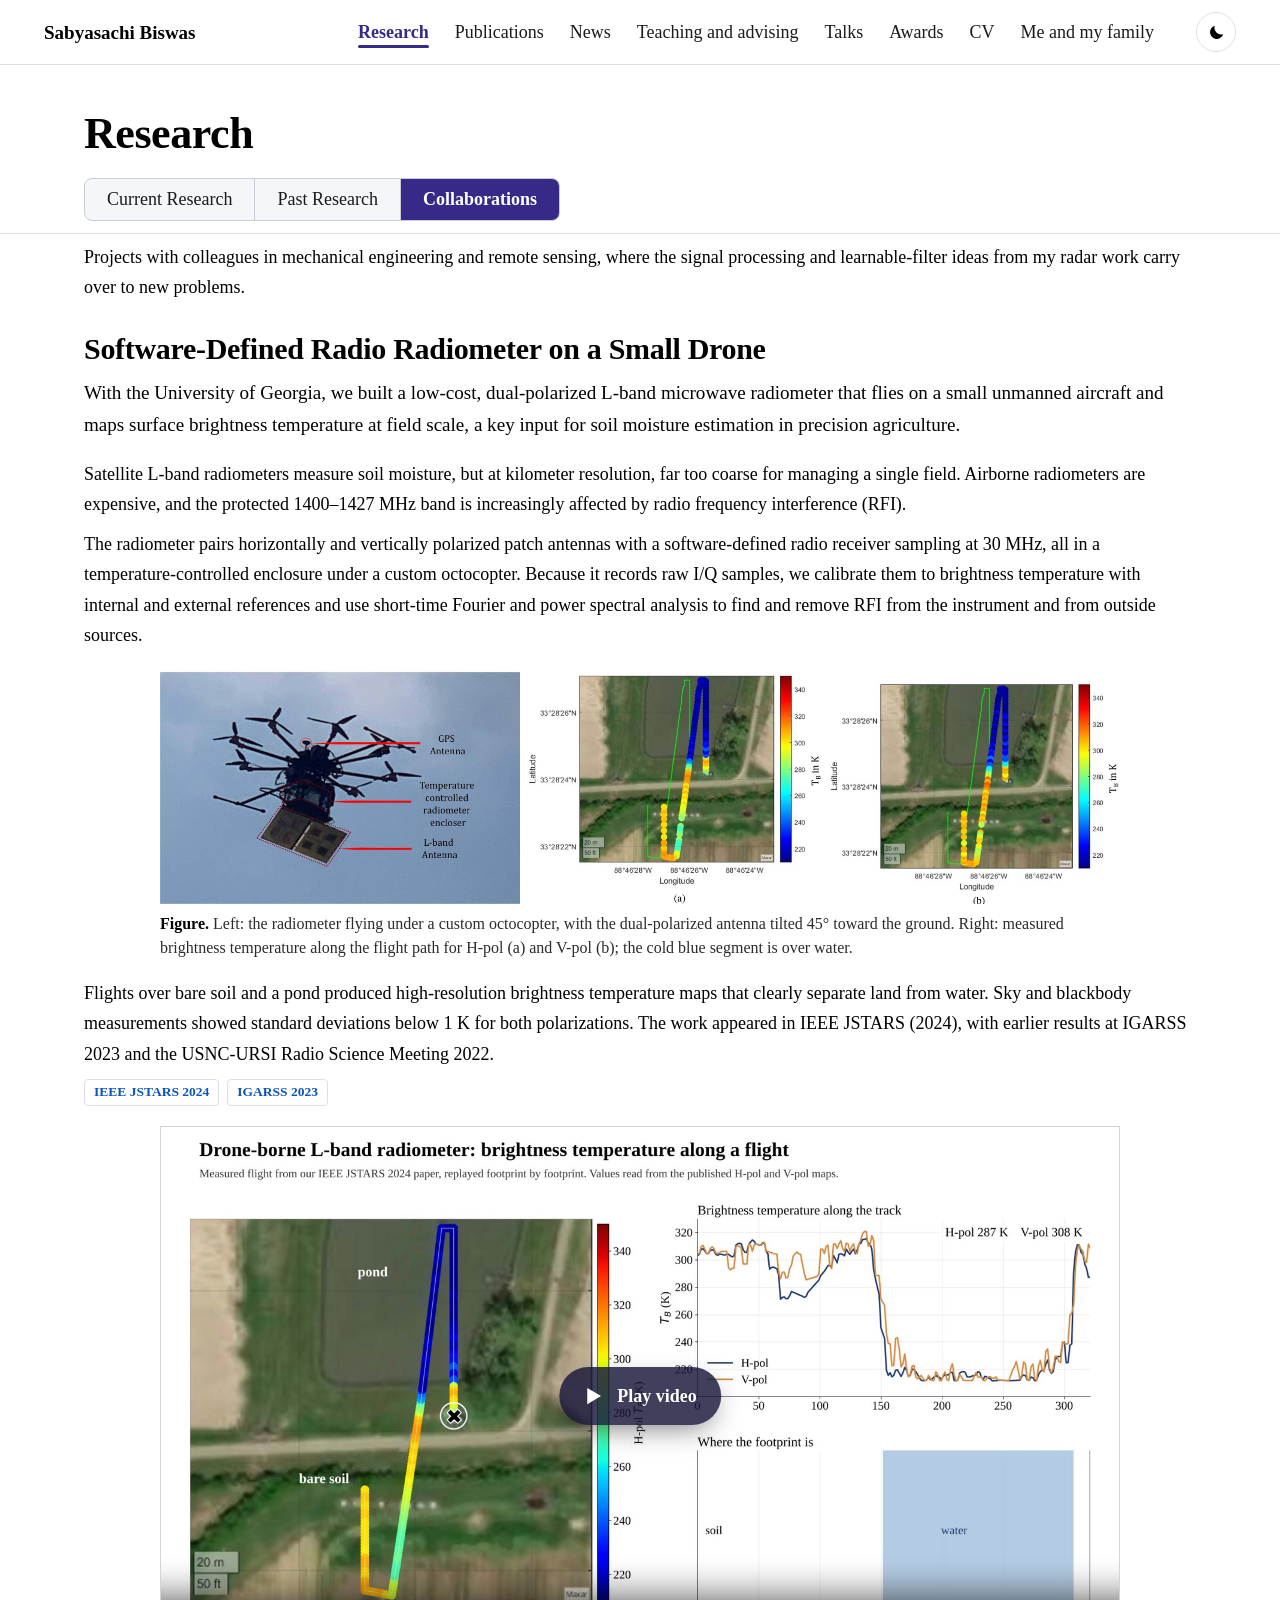
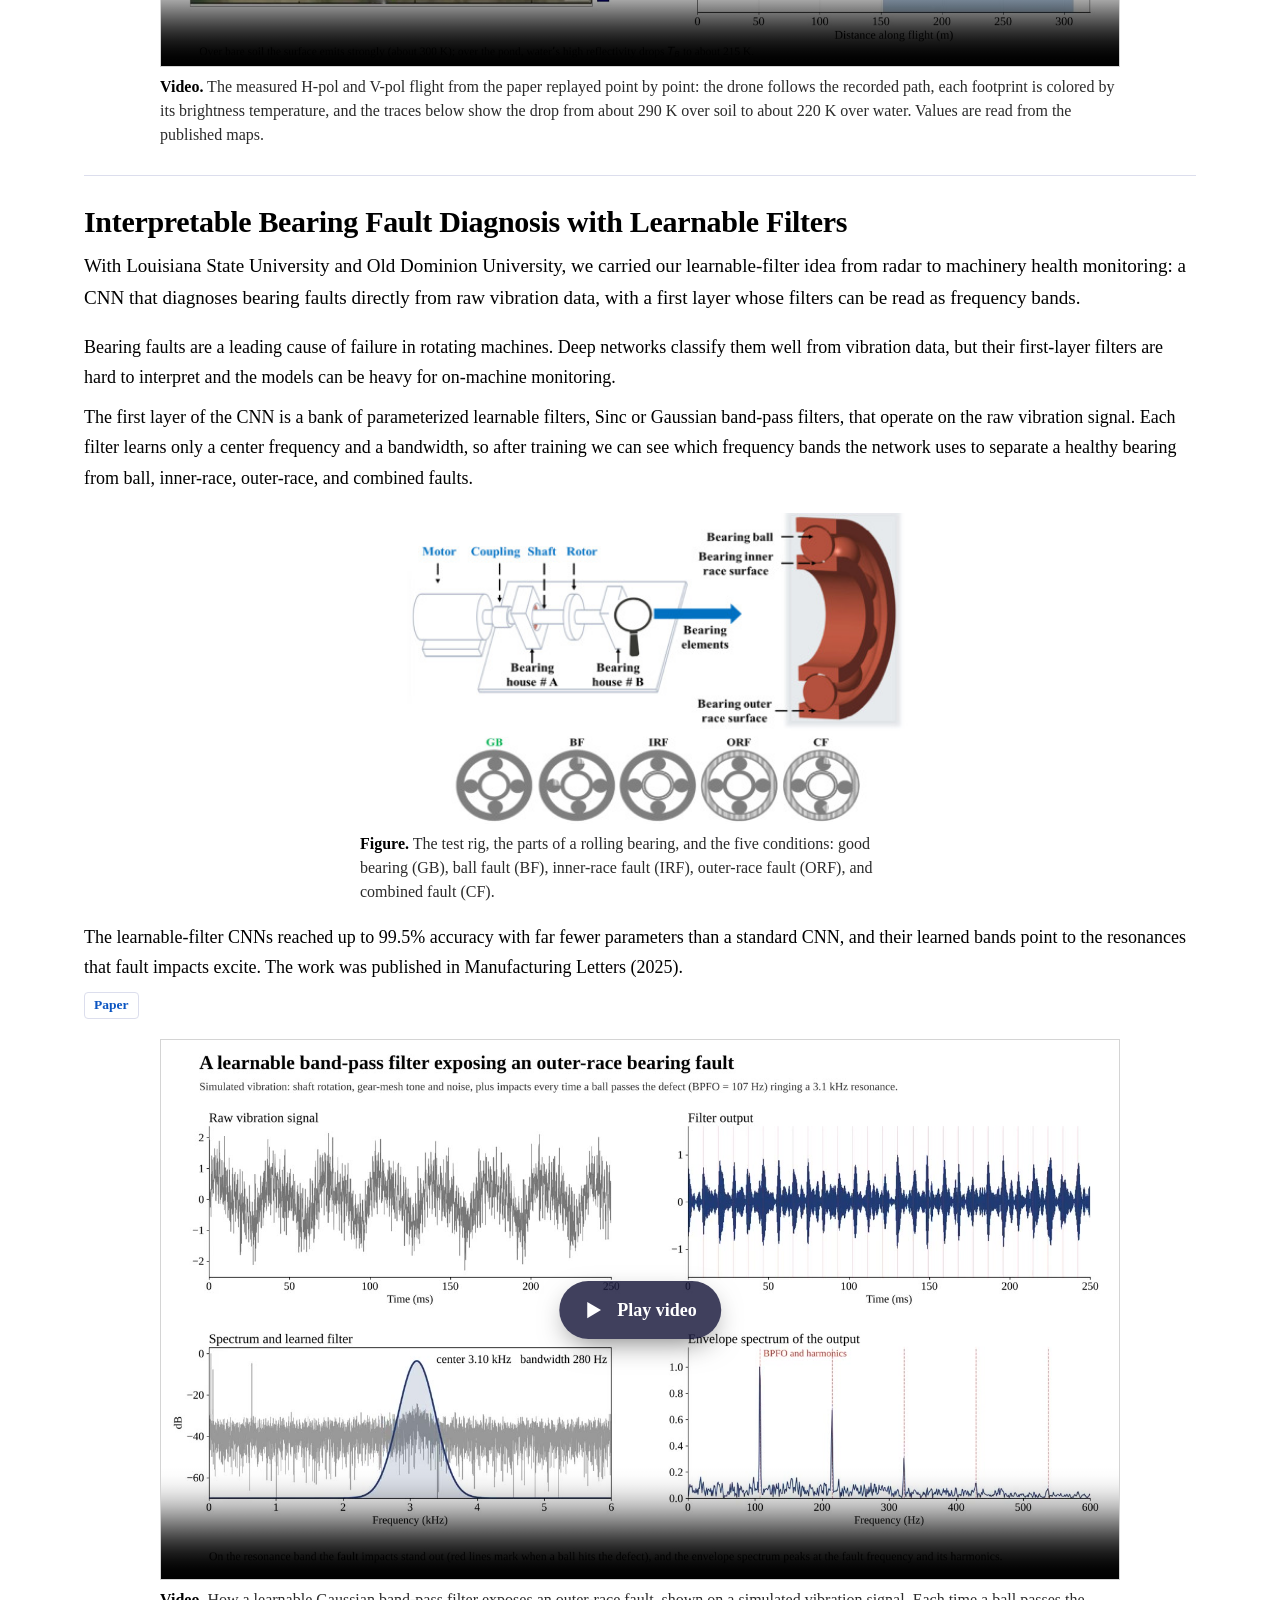
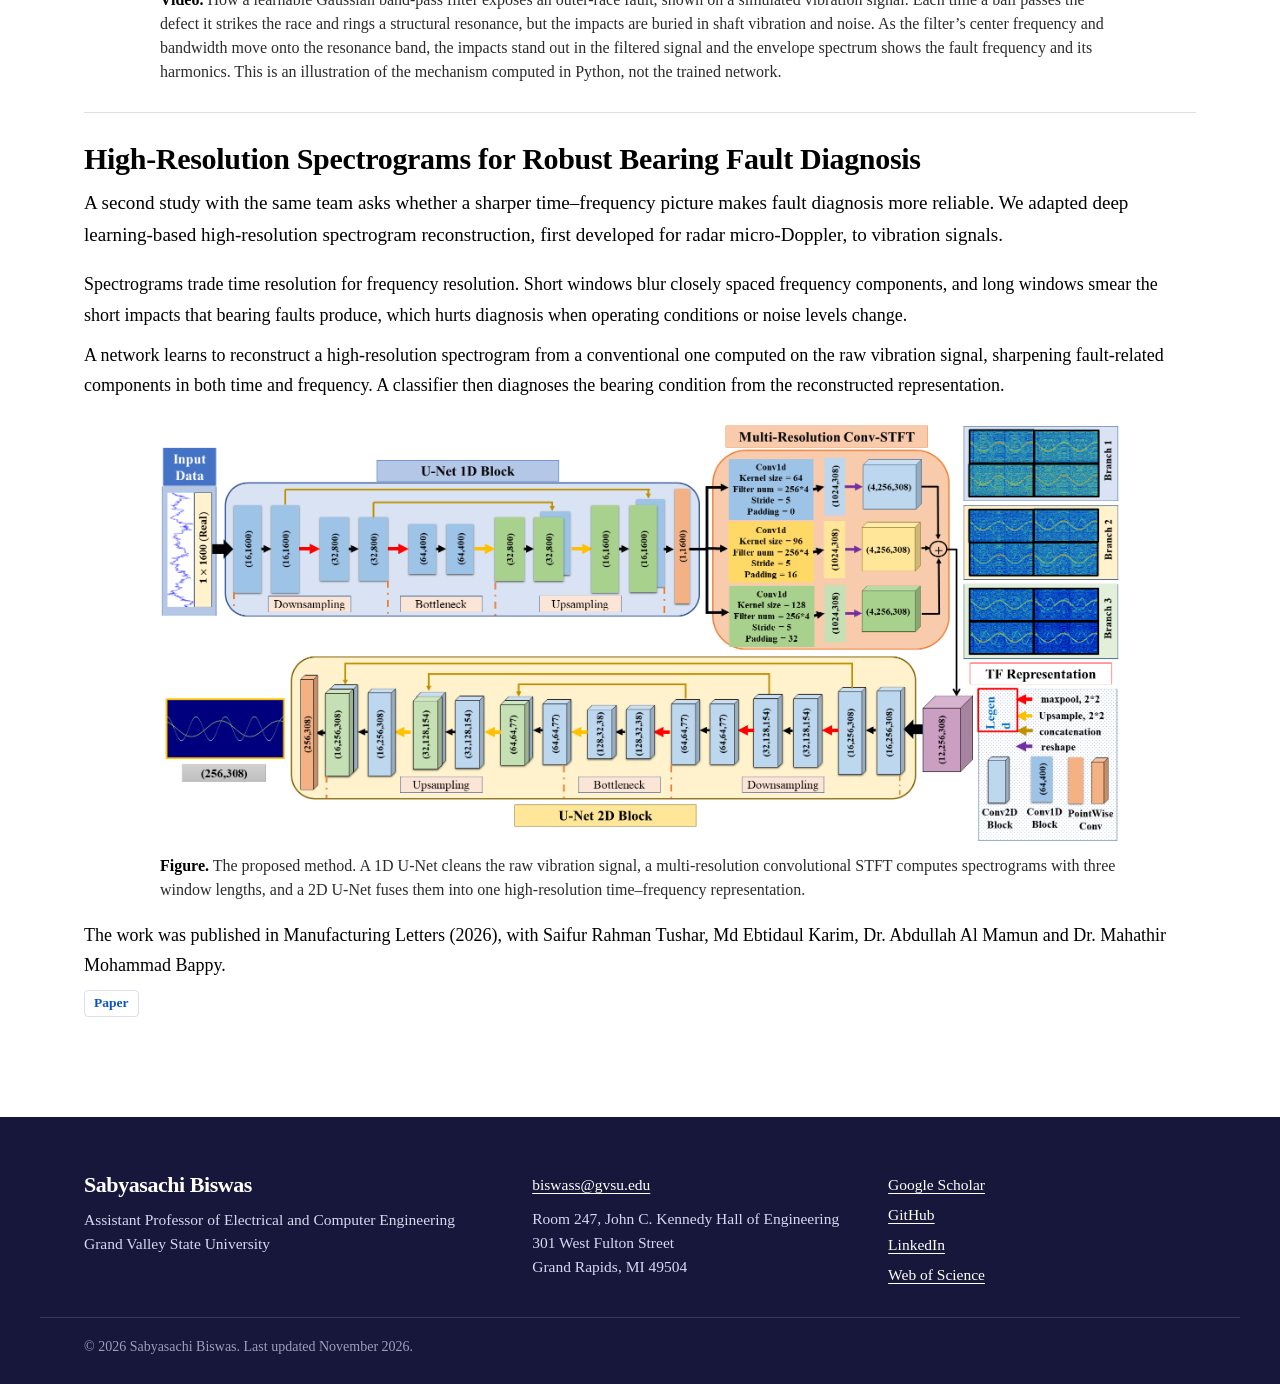
<file: collaborations.html>
<!DOCTYPE html>
<html lang="en">
<head>
<meta charset="utf-8">
<meta name="viewport" content="width=device-width, initial-scale=1">
<title>Collaborations | Sabyasachi Biswas</title>
<meta name="description" content="Collaborative projects on bearing fault diagnosis and drone-based microwave radiometry.">
<link rel="canonical" href="https://sabyasachi1406147.github.io/collaborations.html">
<meta property="og:type" content="website">
<meta property="og:title" content="Collaborations | Sabyasachi Biswas">
<meta property="og:description" content="Collaborative projects on bearing fault diagnosis and drone-based microwave radiometry.">
<meta property="og:url" content="https://sabyasachi1406147.github.io/collaborations.html">
<meta name="theme-color" content="#16173a">
<link rel="icon" href="assets/favicon.svg" type="image/svg+xml">
<link rel="preconnect" href="https://fonts.googleapis.com">
<link rel="preconnect" href="https://fonts.gstatic.com" crossorigin>
<link rel="stylesheet" href="https://fonts.googleapis.com/css2?family=Caveat:wght@500;600;700&family=Comic+Neue:wght@700&family=Schibsted+Grotesk:wght@400;500;600;700;800;900&family=Source+Serif+4:ital,opsz,wght@0,8..60,400;0,8..60,600;1,8..60,400&display=swap">
<link rel="stylesheet" href="assets/site.css?v=e926507d">
<script>(function(){var t=null,m;try{m=/[?&]theme=(dark|light)/.exec(location.search);if(m)t=m[1]}catch(e){}if(!t){m=/sbtheme=(dark|light)/.exec(window.name||"");if(m)t=m[1]}if(!t){try{t=localStorage.getItem("sb-site-theme")}catch(e){}}if(!t){m=/(?:^|;s*)sbtheme=(dark|light)/.exec(document.cookie||"");if(m)t=m[1]}document.documentElement.dataset.theme=t==="dark"?"dark":"light"})()</script>
</head>
<body class="research-page">
<a class="skip" href="#main">Skip to content</a>
<header class="mast">
  <div class="wrap mast-in">
    <a class="wordmark" href="index.html">Sabyasachi Biswas</a>
    <nav aria-label="Main"><a href="research.html" aria-current="page">Research</a><a href="publications.html">Publications</a><a href="news.html">News</a><a href="teaching.html">Teaching and advising</a><a href="talks.html">Talks</a><a href="awards.html">Awards</a><a href="cv.html">CV</a><a href="personal.html">Me and my family</a></nav>
    <button class="theme-toggle" type="button" aria-label="Dark mode" aria-pressed="false" title="Switch between light and dark mode">
      <svg class="ic-moon" viewBox="0 0 24 24" aria-hidden="true"><path d="M20.5 14.2A8.5 8.5 0 0 1 9.8 3.5a8.5 8.5 0 1 0 10.7 10.7z" fill="currentColor"/></svg>
      <svg class="ic-sun" viewBox="0 0 24 24" aria-hidden="true"><circle cx="12" cy="12" r="4.2" fill="currentColor"/><g stroke="currentColor" stroke-width="2" stroke-linecap="round"><path d="M12 2.5v2.2M12 19.3v2.2M2.5 12h2.2M19.3 12h2.2M5.3 5.3l1.6 1.6M17.1 17.1l1.6 1.6M5.3 18.7l1.6-1.6M17.1 6.9l1.6-1.6"/></g></svg>
    </button>
  </div>
</header>
<header class="wrap research-heading">
    <h1>Research</h1>
  </header>
  <div class="research-tabs"><div class="wrap"><nav class="research-nav" aria-label="Research">
    <a href="research.html">Current<span class="tab-long"> Research</span></a>
    <a href="past-research.html">Past<span class="tab-long"> Research</span></a>
    <a href="collaborations.html" aria-current="page">Collaborations</a>
  </nav></div></div>
<main id="main">
<div class="wrap research-projects"><p class="research-summary collab-intro">Projects with colleagues in mechanical engineering and remote sensing, where the signal processing and learnable-filter ideas from my radar work carry over to new problems.</p><article class="research-project plain-points" aria-labelledby="radiometer">
    <h2 id="radiometer">Software-Defined Radio Radiometer on a Small Drone</h2>
    
    <p class="research-summary">With the University of Georgia, we built a low-cost, dual-polarized L-band microwave radiometer that flies on a small unmanned aircraft and maps surface brightness temperature at field scale, a key input for soil moisture estimation in precision agriculture.</p>
    <div class="research-points"><section>
      <h3>The problem</h3>
      <p>Satellite L-band radiometers measure soil moisture, but at kilometer resolution, far too coarse for managing a single field. Airborne radiometers are expensive, and the protected 1400–1427 MHz band is increasingly affected by radio frequency interference (RFI).</p>
    </section><section>
      <h3>Our approach</h3>
      <p>The radiometer pairs horizontally and vertically polarized patch antennas with a software-defined radio receiver sampling at 30 MHz, all in a temperature-controlled enclosure under a custom octocopter. Because it records raw I/Q samples, we calibrate them to brightness temperature with internal and external references and use short-time Fourier and power spectral analysis to find and remove RFI from the instrument and from outside sources.</p>
    </section></div>
    <figure class="research-media">
        <a href="assets/research/radiometer-figure.jpg"><img src="assets/research/radiometer-figure.jpg" alt="The radiometer on the octocopter and maps of measured brightness temperature over a field and a pond." loading="lazy"></a>
        <figcaption><b>Figure.</b> Left: the radiometer flying under a custom octocopter, with the dual-polarized antenna tilted 45° toward the ground. Right: measured brightness temperature along the flight path for H-pol (a) and V-pol (b); the cold blue segment is over water.</figcaption>
      </figure>
    <div class="research-points"><section>
      <h3>What we found</h3>
      <p>Flights over bare soil and a pond produced high-resolution brightness temperature maps that clearly separate land from water. Sky and blackbody measurements showed standard deviations below 1 K for both polarizations. The work appeared in IEEE JSTARS (2024), with earlier results at IGARSS 2023 and the USNC-URSI Radio Science Meeting 2022.</p>
    </section></div>
    <span class="lk"><a href="https://doi.org/10.1109/JSTARS.2024.3394054">IEEE JSTARS 2024</a><a href="https://doi.org/10.1109/IGARSS52108.2023.10282140">IGARSS 2023</a></span>
    
    <figure class="research-media">
        <video controls playsinline preload="metadata" data-playbtn poster="assets/research/radiometer-flight.jpg" aria-describedby="radiometer-video-caption">
          <source src="assets/research/radiometer-flight.mp4" type="video/mp4">
          <a href="assets/research/radiometer-flight.mp4">Download the video</a>
        </video>
        <figcaption id="radiometer-video-caption"><b>Video.</b> The measured H-pol and V-pol flight from the paper replayed point by point: the drone follows the recorded path, each footprint is colored by its brightness temperature, and the traces below show the drop from about 290 K over soil to about 220 K over water. Values are read from the published maps.</figcaption>
      </figure>
  </article>
<article class="research-project plain-points" aria-labelledby="bearing-learnable-filters">
    <h2 id="bearing-learnable-filters">Interpretable Bearing Fault Diagnosis with Learnable Filters</h2>
    
    <p class="research-summary">With Louisiana State University and Old Dominion University, we carried our learnable-filter idea from radar to machinery health monitoring: a CNN that diagnoses bearing faults directly from raw vibration data, with a first layer whose filters can be read as frequency bands.</p>
    <div class="research-points"><section>
      <h3>The problem</h3>
      <p>Bearing faults are a leading cause of failure in rotating machines. Deep networks classify them well from vibration data, but their first-layer filters are hard to interpret and the models can be heavy for on-machine monitoring.</p>
    </section><section>
      <h3>Our approach</h3>
      <p>The first layer of the CNN is a bank of parameterized learnable filters, Sinc or Gaussian band-pass filters, that operate on the raw vibration signal. Each filter learns only a center frequency and a bandwidth, so after training we can see which frequency bands the network uses to separate a healthy bearing from ball, inner-race, outer-race, and combined faults.</p>
    </section></div>
    <figure class="research-media small">
        <a href="assets/research/bearing-setup.png"><img src="assets/research/bearing-setup.png" alt="Motor, shaft and two bearing housings, the parts of a rolling bearing, and the five bearing conditions studied." loading="lazy"></a>
        <figcaption><b>Figure.</b> The test rig, the parts of a rolling bearing, and the five conditions: good bearing (GB), ball fault (BF), inner-race fault (IRF), outer-race fault (ORF), and combined fault (CF).</figcaption>
      </figure>
    <div class="research-points"><section>
      <h3>What we found</h3>
      <p>The learnable-filter CNNs reached up to 99.5% accuracy with far fewer parameters than a standard CNN, and their learned bands point to the resonances that fault impacts excite. The work was published in Manufacturing Letters (2025).</p>
    </section></div>
    <span class="lk"><a href="https://doi.org/10.1016/j.mfglet.2025.06.015">Paper</a></span>
    
    <figure class="research-media">
        <video controls playsinline preload="metadata" data-playbtn poster="assets/research/bearing-filter-demo.jpg" aria-describedby="bearing-learnable-filters-video-caption">
          <source src="assets/research/bearing-filter-demo.mp4" type="video/mp4">
          <a href="assets/research/bearing-filter-demo.mp4">Download the video</a>
        </video>
        <figcaption id="bearing-learnable-filters-video-caption"><b>Video.</b> How a learnable Gaussian band-pass filter exposes an outer-race fault, shown on a simulated vibration signal. Each time a ball passes the defect it strikes the race and rings a structural resonance, but the impacts are buried in shaft vibration and noise. As the filter’s center frequency and bandwidth move onto the resonance band, the impacts stand out in the filtered signal and the envelope spectrum shows the fault frequency and its harmonics. This is an illustration of the mechanism computed in Python, not the trained network.</figcaption>
      </figure>
  </article>
<article class="research-project plain-points" aria-labelledby="bearing-hr-spectrogram">
    <h2 id="bearing-hr-spectrogram">High-Resolution Spectrograms for Robust Bearing Fault Diagnosis</h2>
    
    <p class="research-summary">A second study with the same team asks whether a sharper time–frequency picture makes fault diagnosis more reliable. We adapted deep learning-based high-resolution spectrogram reconstruction, first developed for radar micro-Doppler, to vibration signals.</p>
    <div class="research-points"><section>
      <h3>The problem</h3>
      <p>Spectrograms trade time resolution for frequency resolution. Short windows blur closely spaced frequency components, and long windows smear the short impacts that bearing faults produce, which hurts diagnosis when operating conditions or noise levels change.</p>
    </section><section>
      <h3>Our approach</h3>
      <p>A network learns to reconstruct a high-resolution spectrogram from a conventional one computed on the raw vibration signal, sharpening fault-related components in both time and frequency. A classifier then diagnoses the bearing condition from the reconstructed representation.</p>
    </section></div>
    <figure class="research-media">
        <a href="assets/research/bearing-hr-spectrogram.png"><img src="assets/research/bearing-hr-spectrogram.png" alt="Proposed network: a 1D U-Net on the raw vibration signal, a multi-resolution convolutional STFT with three branches, and a 2D U-Net that outputs a high-resolution spectrogram." loading="lazy"></a>
        <figcaption><b>Figure.</b> The proposed method. A 1D U-Net cleans the raw vibration signal, a multi-resolution convolutional STFT computes spectrograms with three window lengths, and a 2D U-Net fuses them into one high-resolution time–frequency representation.</figcaption>
      </figure>
    <div class="research-points"><section>
      
      <p>The work was published in Manufacturing Letters (2026), with Saifur Rahman Tushar, Md Ebtidaul Karim, Dr. Abdullah Al Mamun and Dr. Mahathir Mohammad Bappy.</p>
    </section></div>
    <span class="lk"><a href="https://doi.org/10.1016/j.mfglet.2026.07.019">Paper</a></span>
    
    
  </article></div>
</main>
<footer class="foot">
  <div class="wrap foot-in">
    <div>
      <p class="foot-name">Sabyasachi Biswas</p>
      <p>Assistant Professor of Electrical and Computer Engineering<br>Grand Valley State University</p>
    </div>
    <div>
      <p><a href="mailto:biswass@gvsu.edu">biswass@gvsu.edu</a></p>
      <p>Room 247, John C. Kennedy Hall of Engineering<br>301 West Fulton Street<br>Grand Rapids, MI 49504</p>
    </div>
    <div>
      <ul class="foot-links"><li><a href="https://scholar.google.com/citations?user=SLDhricAAAAJ&hl=en">Google Scholar</a></li><li><a href="https://github.com/Sabyasachi1406147">GitHub</a></li><li><a href="https://www.linkedin.com/in/sabyasachi-biswas-584589117/">LinkedIn</a></li><li><a href="https://www.webofscience.com/wos/author/record/JFA-3339-2023">Web of Science</a></li></ul>
    </div>
  </div>
  <div class="wrap foot-base"><p>© 2026 Sabyasachi Biswas. Last updated November 2026.</p></div>
</footer>
<script src="assets/site.js?v=e926507d" defer></script>
</body>
</html>
</file>
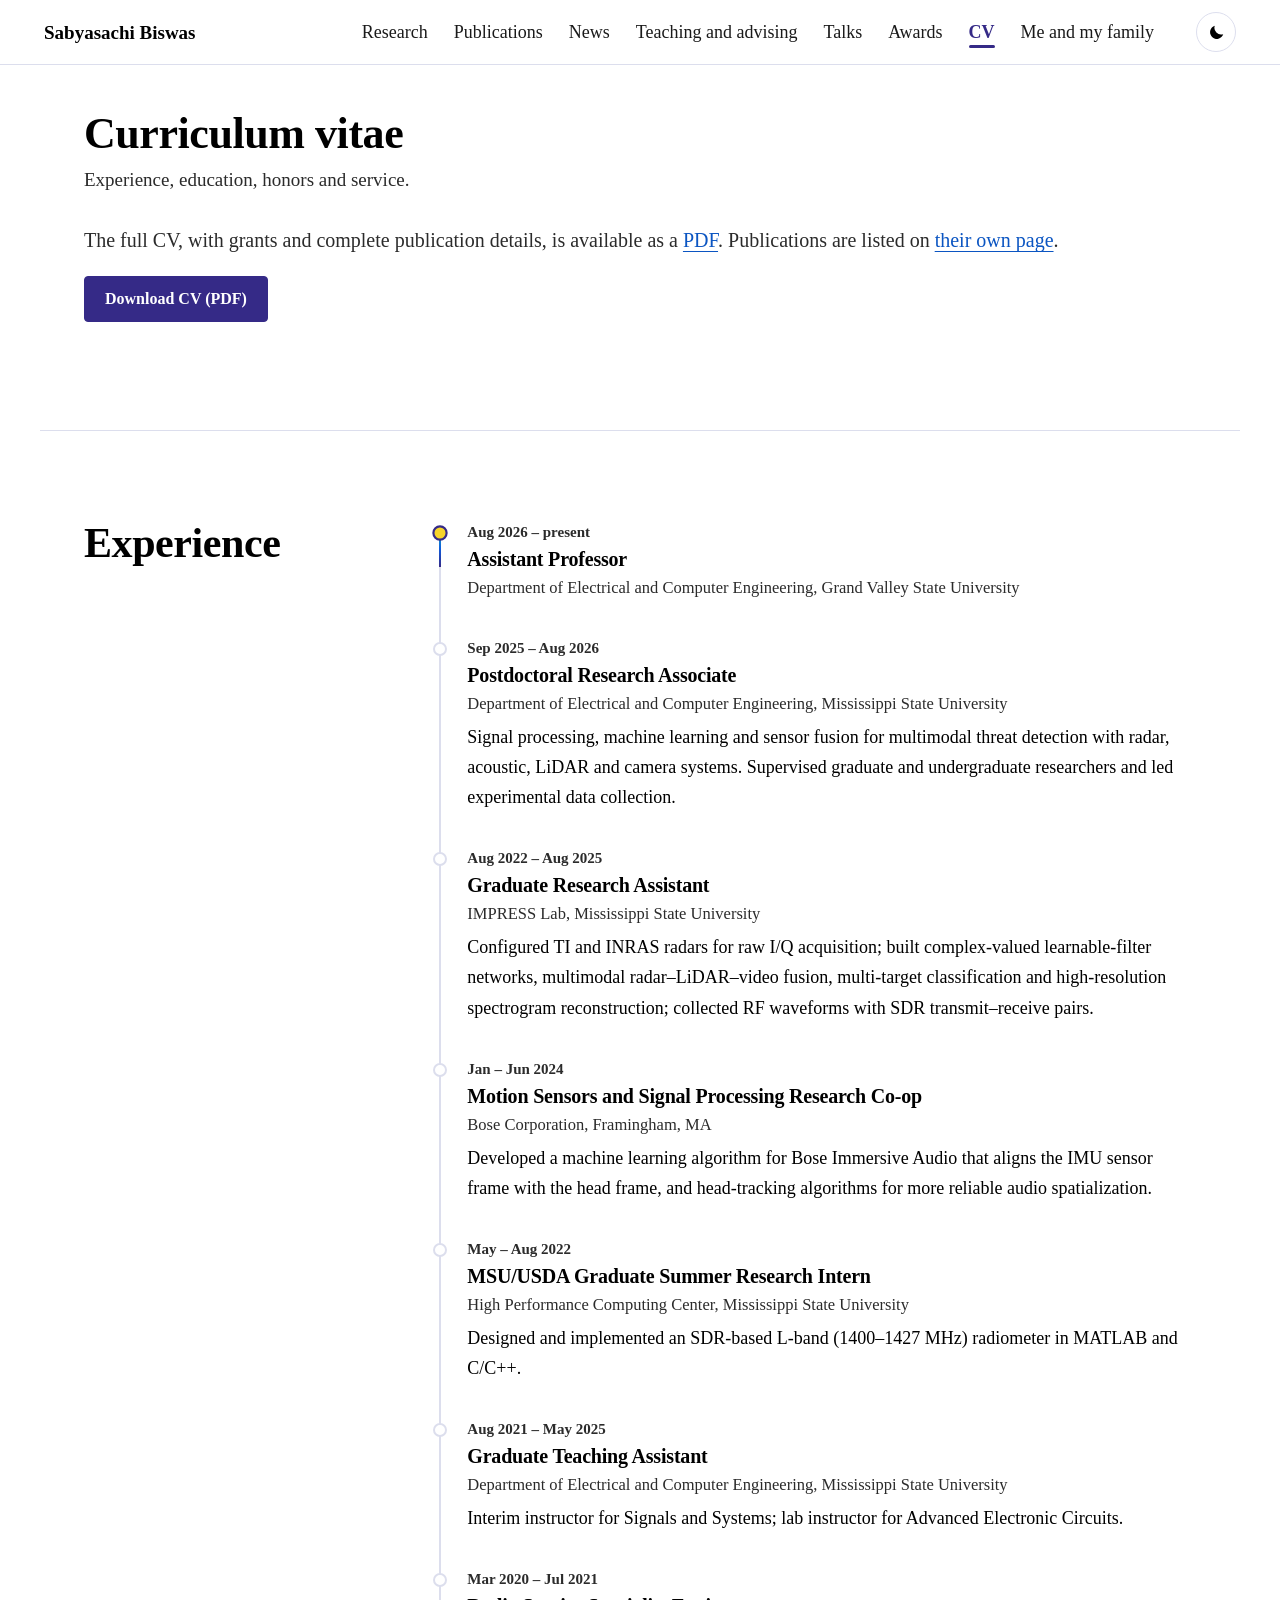
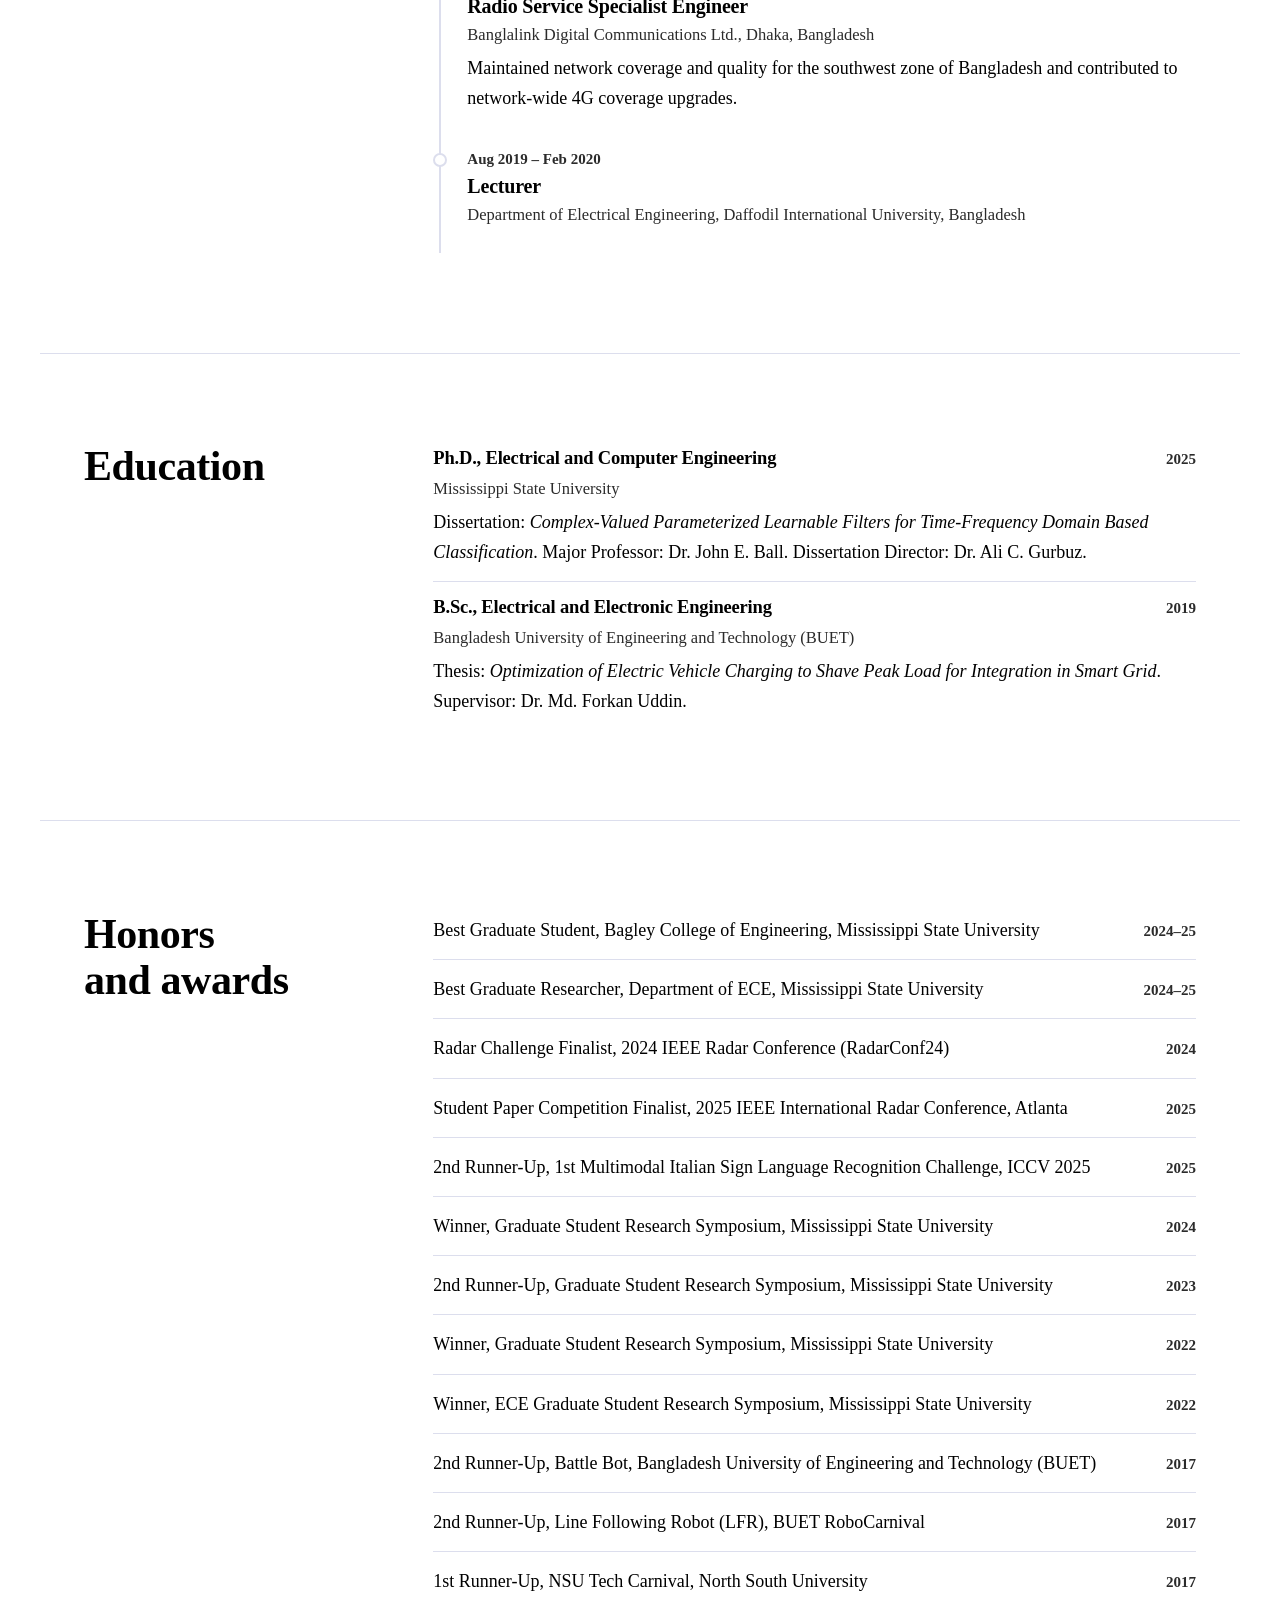
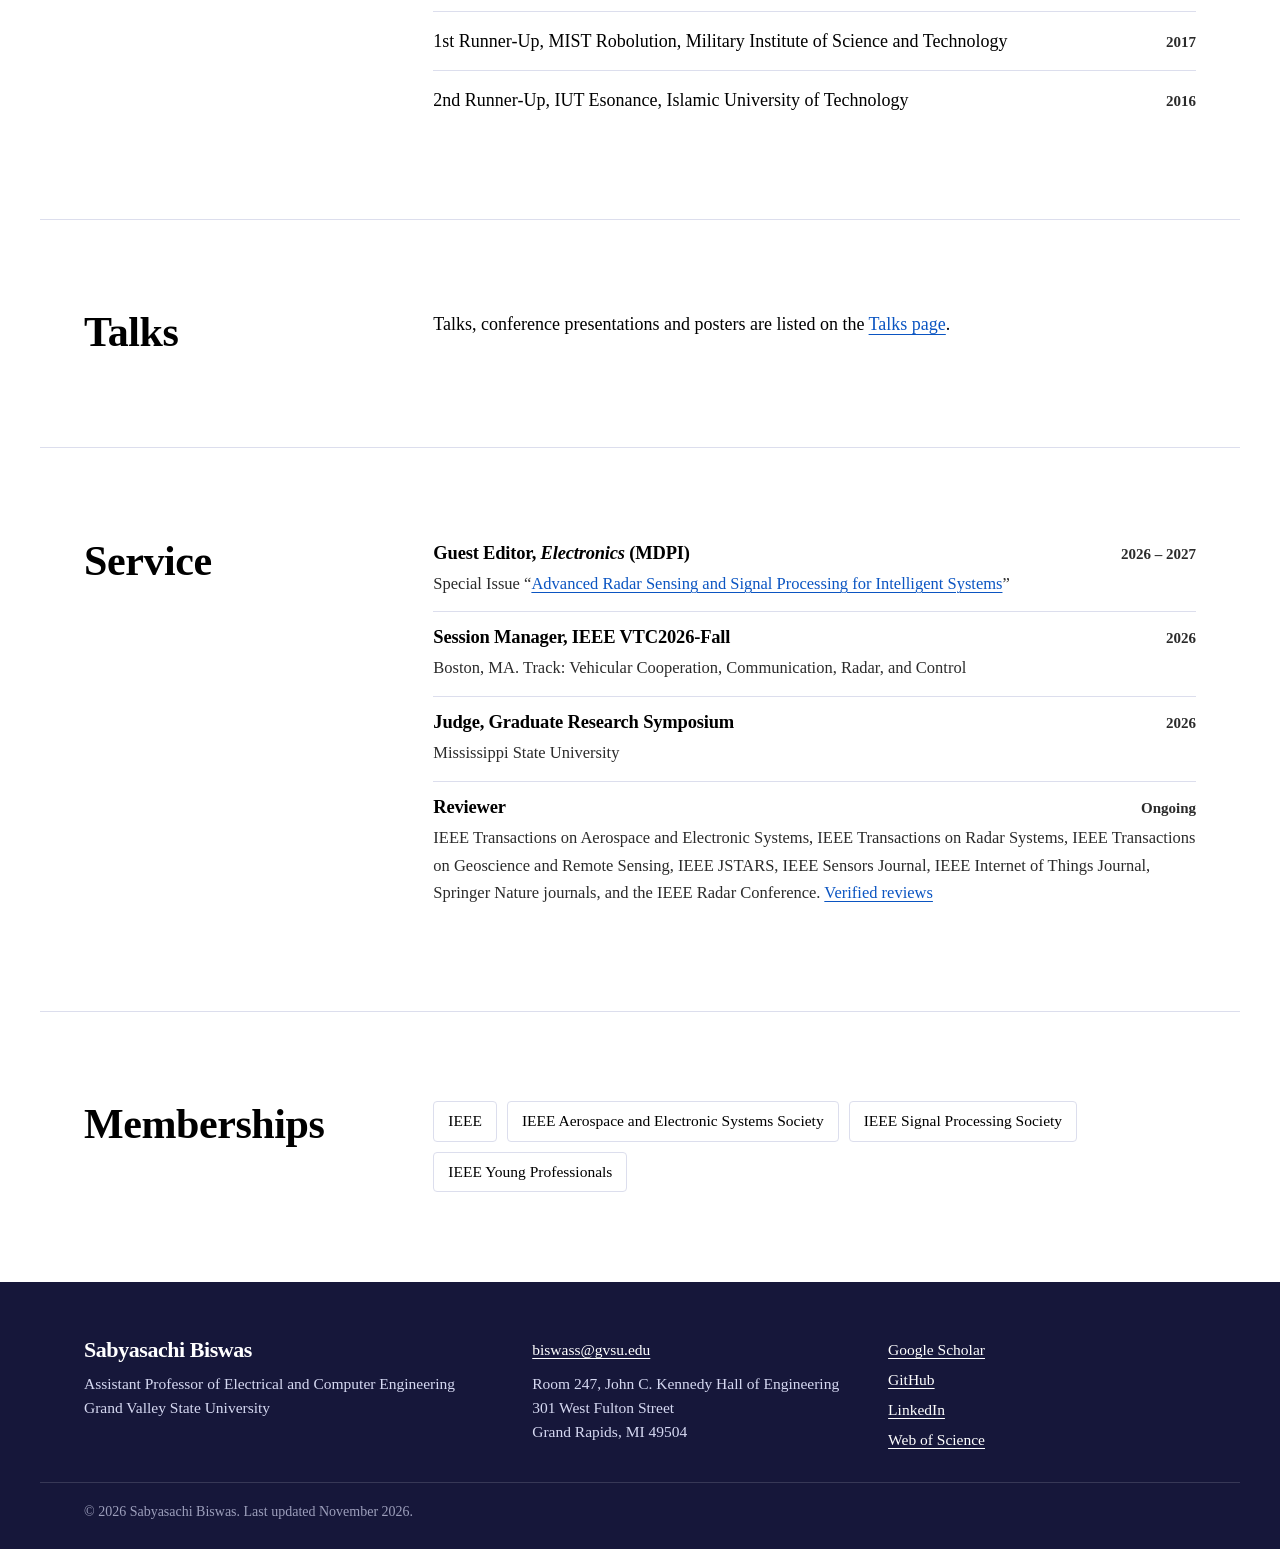
<file: cv.html>
<!DOCTYPE html>
<html lang="en">
<head>
<meta charset="utf-8">
<meta name="viewport" content="width=device-width, initial-scale=1">
<title>CV | Sabyasachi Biswas</title>
<meta name="description" content="Curriculum vitae of Sabyasachi Biswas: experience, education, honors, talks, and service.">
<link rel="canonical" href="https://sabyasachi1406147.github.io/cv.html">
<meta property="og:type" content="website">
<meta property="og:title" content="CV | Sabyasachi Biswas">
<meta property="og:description" content="Curriculum vitae of Sabyasachi Biswas: experience, education, honors, talks, and service.">
<meta property="og:url" content="https://sabyasachi1406147.github.io/cv.html">
<meta name="theme-color" content="#16173a">
<link rel="icon" href="assets/favicon.svg" type="image/svg+xml">
<link rel="preconnect" href="https://fonts.googleapis.com">
<link rel="preconnect" href="https://fonts.gstatic.com" crossorigin>
<link rel="stylesheet" href="https://fonts.googleapis.com/css2?family=Caveat:wght@500;600;700&family=Comic+Neue:wght@700&family=Schibsted+Grotesk:wght@400;500;600;700;800;900&family=Source+Serif+4:ital,opsz,wght@0,8..60,400;0,8..60,600;1,8..60,400&display=swap">
<link rel="stylesheet" href="assets/site.css?v=e926507d">
<script>(function(){var t=null,m;try{m=/[?&]theme=(dark|light)/.exec(location.search);if(m)t=m[1]}catch(e){}if(!t){m=/sbtheme=(dark|light)/.exec(window.name||"");if(m)t=m[1]}if(!t){try{t=localStorage.getItem("sb-site-theme")}catch(e){}}if(!t){m=/(?:^|;s*)sbtheme=(dark|light)/.exec(document.cookie||"");if(m)t=m[1]}document.documentElement.dataset.theme=t==="dark"?"dark":"light"})()</script>
</head>
<body>
<a class="skip" href="#main">Skip to content</a>
<header class="mast">
  <div class="wrap mast-in">
    <a class="wordmark" href="index.html">Sabyasachi Biswas</a>
    <nav aria-label="Main"><a href="research.html">Research</a><a href="publications.html">Publications</a><a href="news.html">News</a><a href="teaching.html">Teaching and advising</a><a href="talks.html">Talks</a><a href="awards.html">Awards</a><a href="cv.html" aria-current="page">CV</a><a href="personal.html">Me and my family</a></nav>
    <button class="theme-toggle" type="button" aria-label="Dark mode" aria-pressed="false" title="Switch between light and dark mode">
      <svg class="ic-moon" viewBox="0 0 24 24" aria-hidden="true"><path d="M20.5 14.2A8.5 8.5 0 0 1 9.8 3.5a8.5 8.5 0 1 0 10.7 10.7z" fill="currentColor"/></svg>
      <svg class="ic-sun" viewBox="0 0 24 24" aria-hidden="true"><circle cx="12" cy="12" r="4.2" fill="currentColor"/><g stroke="currentColor" stroke-width="2" stroke-linecap="round"><path d="M12 2.5v2.2M12 19.3v2.2M2.5 12h2.2M19.3 12h2.2M5.3 5.3l1.6 1.6M17.1 17.1l1.6 1.6M5.3 18.7l1.6-1.6M17.1 6.9l1.6-1.6"/></g></svg>
    </button>
  </div>
</header>
<header class="wrap research-heading page-head"><h1>Curriculum vitae</h1><p class="page-lede">Experience, education, honors and service.</p></header>
<main id="main">

<section class="wrap block cv-top">
  <p class="sec-lede">The full CV, with grants and complete publication details, is available as a <a href="assets/Sabyasachi_Biswas_CV.pdf" target="_blank" rel="noopener">PDF</a>. Publications are listed on <a href="publications.html">their own page</a>.</p>
  <p><a class="btn solid" href="assets/Sabyasachi_Biswas_CV.pdf" target="_blank" rel="noopener">Download CV (PDF)</a></p>
</section>
<section class="wrap block split" aria-labelledby="h-exp">
  <h2 id="h-exp">Experience</h2>
  <ol class="tl"><i class="tl-fill" aria-hidden="true"></i><li><p class="per">Aug 2026 – present</p><h3>Assistant Professor</h3><p class="place">Department of Electrical and Computer Engineering, Grand Valley State University</p></li><li><p class="per">Sep 2025 – Aug 2026</p><h3>Postdoctoral Research Associate</h3><p class="place">Department of Electrical and Computer Engineering, Mississippi State University</p><p>Signal processing, machine learning and sensor fusion for multimodal threat detection with radar, acoustic, LiDAR and camera systems. Supervised graduate and undergraduate researchers and led experimental data collection.</p></li><li><p class="per">Aug 2022 – Aug 2025</p><h3>Graduate Research Assistant</h3><p class="place">IMPRESS Lab, Mississippi State University</p><p>Configured TI and INRAS radars for raw I/Q acquisition; built complex-valued learnable-filter networks, multimodal radar–LiDAR–video fusion, multi-target classification and high-resolution spectrogram reconstruction; collected RF waveforms with SDR transmit–receive pairs.</p></li><li><p class="per">Jan – Jun 2024</p><h3>Motion Sensors and Signal Processing Research Co-op</h3><p class="place">Bose Corporation, Framingham, MA</p><p>Developed a machine learning algorithm for Bose Immersive Audio that aligns the IMU sensor frame with the head frame, and head-tracking algorithms for more reliable audio spatialization.</p></li><li><p class="per">May – Aug 2022</p><h3>MSU/USDA Graduate Summer Research Intern</h3><p class="place">High Performance Computing Center, Mississippi State University</p><p>Designed and implemented an SDR-based L-band (1400–1427 MHz) radiometer in MATLAB and C/C++.</p></li><li><p class="per">Aug 2021 – May 2025</p><h3>Graduate Teaching Assistant</h3><p class="place">Department of Electrical and Computer Engineering, Mississippi State University</p><p>Interim instructor for Signals and Systems; lab instructor for Advanced Electronic Circuits.</p></li><li><p class="per">Mar 2020 – Jul 2021</p><h3>Radio Service Specialist Engineer</h3><p class="place">Banglalink Digital Communications Ltd., Dhaka, Bangladesh</p><p>Maintained network coverage and quality for the southwest zone of Bangladesh and contributed to network-wide 4G coverage upgrades.</p></li><li><p class="per">Aug 2019 – Feb 2020</p><h3>Lecturer</h3><p class="place">Department of Electrical Engineering, Daffodil International University, Bangladesh</p></li></ol>
</section>
<section class="wrap block split" aria-labelledby="h-edu">
  <h2 id="h-edu">Education</h2>
  <ul class="plain"><li><div class="row"><h3>Ph.D., Electrical and Computer Engineering</h3><span class="per">2025</span></div><p class="place">Mississippi State University</p><p>Dissertation: <i>Complex-Valued Parameterized Learnable Filters for Time-Frequency Domain Based Classification</i>. Major Professor: Dr. John E. Ball. Dissertation Director: Dr. Ali C. Gurbuz.</p></li><li><div class="row"><h3>B.Sc., Electrical and Electronic Engineering</h3><span class="per">2019</span></div><p class="place">Bangladesh University of Engineering and Technology (BUET)</p><p>Thesis: <i>Optimization of Electric Vehicle Charging to Shave Peak Load for Integration in Smart Grid</i>. Supervisor: Dr. Md. Forkan Uddin.</p></li></ul>
</section>
<section class="wrap block split" aria-labelledby="h-hon">
  <h2 id="h-hon">Honors and awards</h2>
  <ul class="plain"><li><div class="row"><span>Best Graduate Student, Bagley College of Engineering, Mississippi State University</span><span class="per">2024–25</span></div></li><li><div class="row"><span>Best Graduate Researcher, Department of ECE, Mississippi State University</span><span class="per">2024–25</span></div></li><li><div class="row"><span>Radar Challenge Finalist, 2024 IEEE Radar Conference (RadarConf24)</span><span class="per">2024</span></div></li><li><div class="row"><span>Student Paper Competition Finalist, 2025 IEEE International Radar Conference, Atlanta</span><span class="per">2025</span></div></li><li><div class="row"><span>2nd Runner-Up, 1st Multimodal Italian Sign Language Recognition Challenge, ICCV 2025</span><span class="per">2025</span></div></li><li><div class="row"><span>Winner, Graduate Student Research Symposium, Mississippi State University</span><span class="per">2024</span></div></li><li><div class="row"><span>2nd Runner-Up, Graduate Student Research Symposium, Mississippi State University</span><span class="per">2023</span></div></li><li><div class="row"><span>Winner, Graduate Student Research Symposium, Mississippi State University</span><span class="per">2022</span></div></li><li><div class="row"><span>Winner, ECE Graduate Student Research Symposium, Mississippi State University</span><span class="per">2022</span></div></li><li><div class="row"><span>2nd Runner-Up, Battle Bot, Bangladesh University of Engineering and Technology (BUET)</span><span class="per">2017</span></div></li><li><div class="row"><span>2nd Runner-Up, Line Following Robot (LFR), BUET RoboCarnival</span><span class="per">2017</span></div></li><li><div class="row"><span>1st Runner-Up, NSU Tech Carnival, North South University</span><span class="per">2017</span></div></li><li><div class="row"><span>1st Runner-Up, MIST Robolution, Military Institute of Science and Technology</span><span class="per">2017</span></div></li><li><div class="row"><span>2nd Runner-Up, IUT Esonance, Islamic University of Technology</span><span class="per">2016</span></div></li></ul>
</section>
<section class="wrap block split" aria-labelledby="h-talks">
  <h2 id="h-talks">Talks</h2>
  <p>Talks, conference presentations and posters are listed on the <a href="talks.html">Talks page</a>.</p>
</section>
<section class="wrap block split" aria-labelledby="h-svc">
  <h2 id="h-svc">Service</h2>
  <ul class="plain"><li><div class="row"><h3>Guest Editor, <i>Electronics</i> (MDPI)</h3><span class="per">2026 – 2027</span></div><p class="place">Special Issue “<a href="https://www.mdpi.com/journal/electronics/special_issues/GQMHBJH3GU">Advanced Radar Sensing and Signal Processing for Intelligent Systems</a>”</p></li><li><div class="row"><h3>Session Manager, IEEE VTC2026-Fall</h3><span class="per">2026</span></div><p class="place">Boston, MA. Track: Vehicular Cooperation, Communication, Radar, and Control</p></li><li><div class="row"><h3>Judge, Graduate Research Symposium</h3><span class="per">2026</span></div><p class="place">Mississippi State University</p></li><li><div class="row"><h3>Reviewer</h3><span class="per">Ongoing</span></div><p class="place">IEEE Transactions on Aerospace and Electronic Systems, IEEE Transactions on Radar Systems, IEEE Transactions on Geoscience and Remote Sensing, IEEE JSTARS, IEEE Sensors Journal, IEEE Internet of Things Journal, Springer Nature journals, and the IEEE Radar Conference. <a href="https://www.webofscience.com/wos/author/record/JFA-3339-2023">Verified reviews</a></p></li></ul>
</section>
<section class="wrap block split" aria-labelledby="h-mem">
  <h2 id="h-mem">Memberships</h2>
  <ul class="chips"><li>IEEE</li><li>IEEE Aerospace and Electronic Systems Society</li><li>IEEE Signal Processing Society</li><li>IEEE Young Professionals</li></ul>
</section>
</main>
<footer class="foot">
  <div class="wrap foot-in">
    <div>
      <p class="foot-name">Sabyasachi Biswas</p>
      <p>Assistant Professor of Electrical and Computer Engineering<br>Grand Valley State University</p>
    </div>
    <div>
      <p><a href="mailto:biswass@gvsu.edu">biswass@gvsu.edu</a></p>
      <p>Room 247, John C. Kennedy Hall of Engineering<br>301 West Fulton Street<br>Grand Rapids, MI 49504</p>
    </div>
    <div>
      <ul class="foot-links"><li><a href="https://scholar.google.com/citations?user=SLDhricAAAAJ&hl=en">Google Scholar</a></li><li><a href="https://github.com/Sabyasachi1406147">GitHub</a></li><li><a href="https://www.linkedin.com/in/sabyasachi-biswas-584589117/">LinkedIn</a></li><li><a href="https://www.webofscience.com/wos/author/record/JFA-3339-2023">Web of Science</a></li></ul>
    </div>
  </div>
  <div class="wrap foot-base"><p>© 2026 Sabyasachi Biswas. Last updated November 2026.</p></div>
</footer>
<script src="assets/site.js?v=e926507d" defer></script>
</body>
</html>
</file>
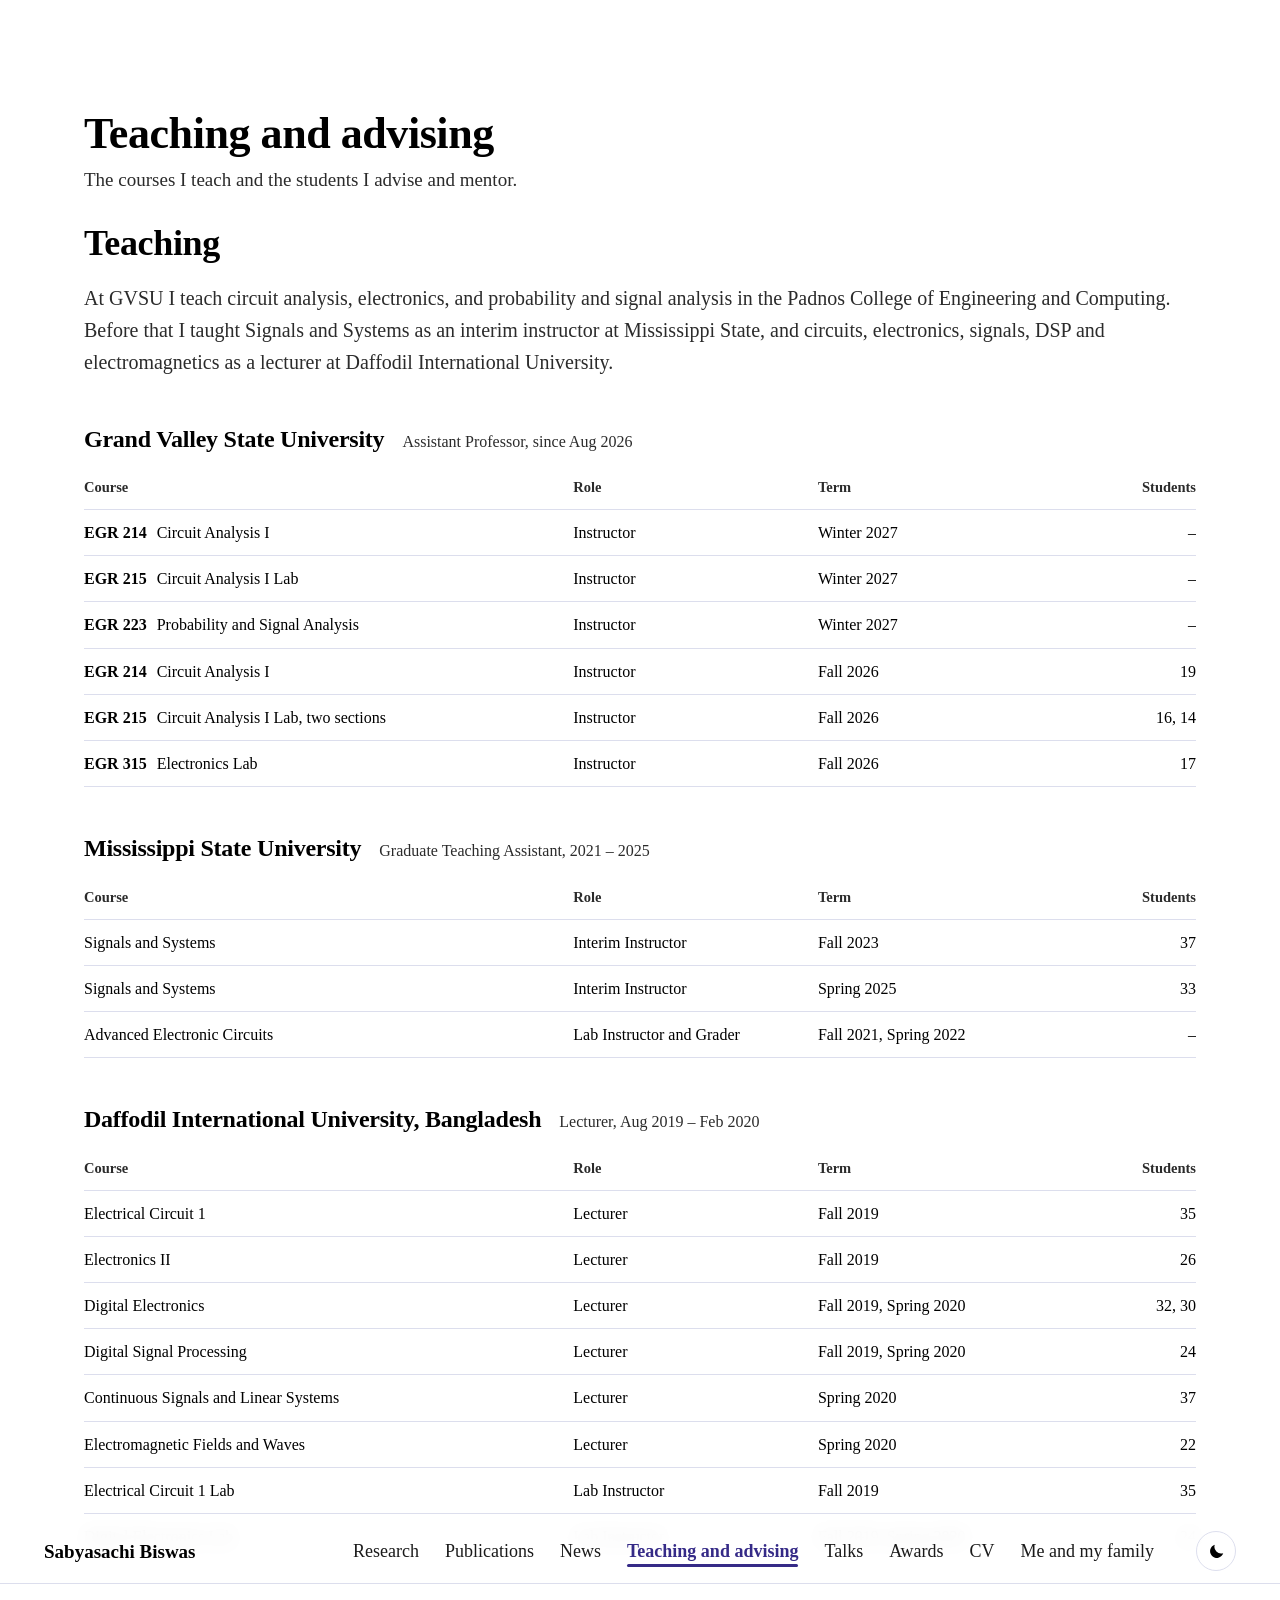
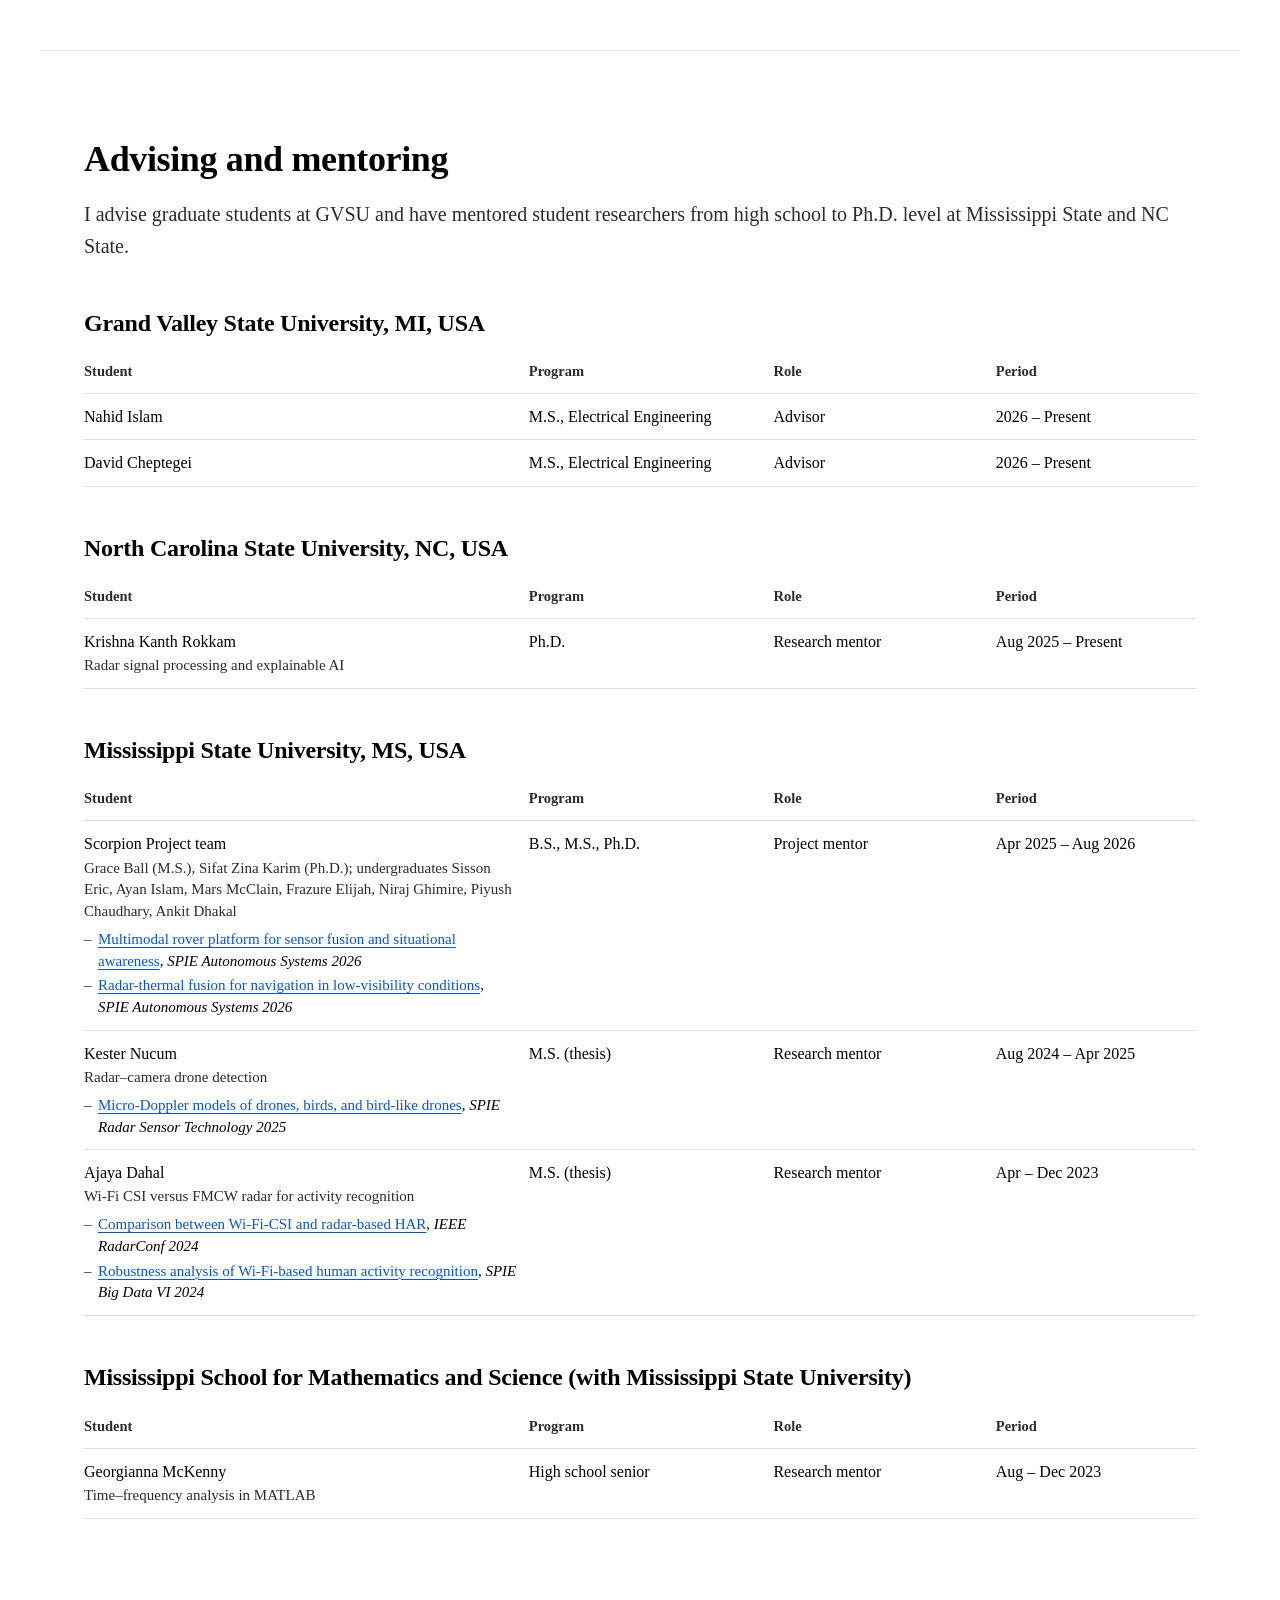
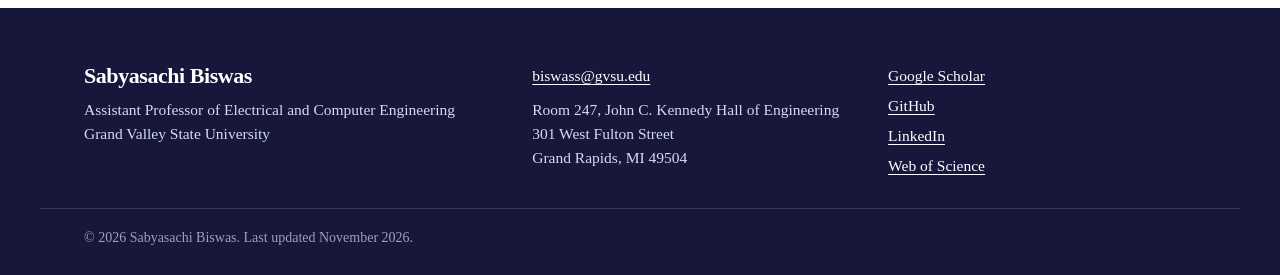
<file: group.html>
<!doctype html><html lang="en"><head><meta charset="utf-8"><title>Teaching and Advising | Sabyasachi Biswas</title><meta name="robots" content="noindex"><meta http-equiv="refresh" content="0; url=teaching.html#advising"><link rel="canonical" href="teaching.html#advising"></head><body><p><a href="teaching.html#advising">Teaching and advising</a></p></body></html>
</file>
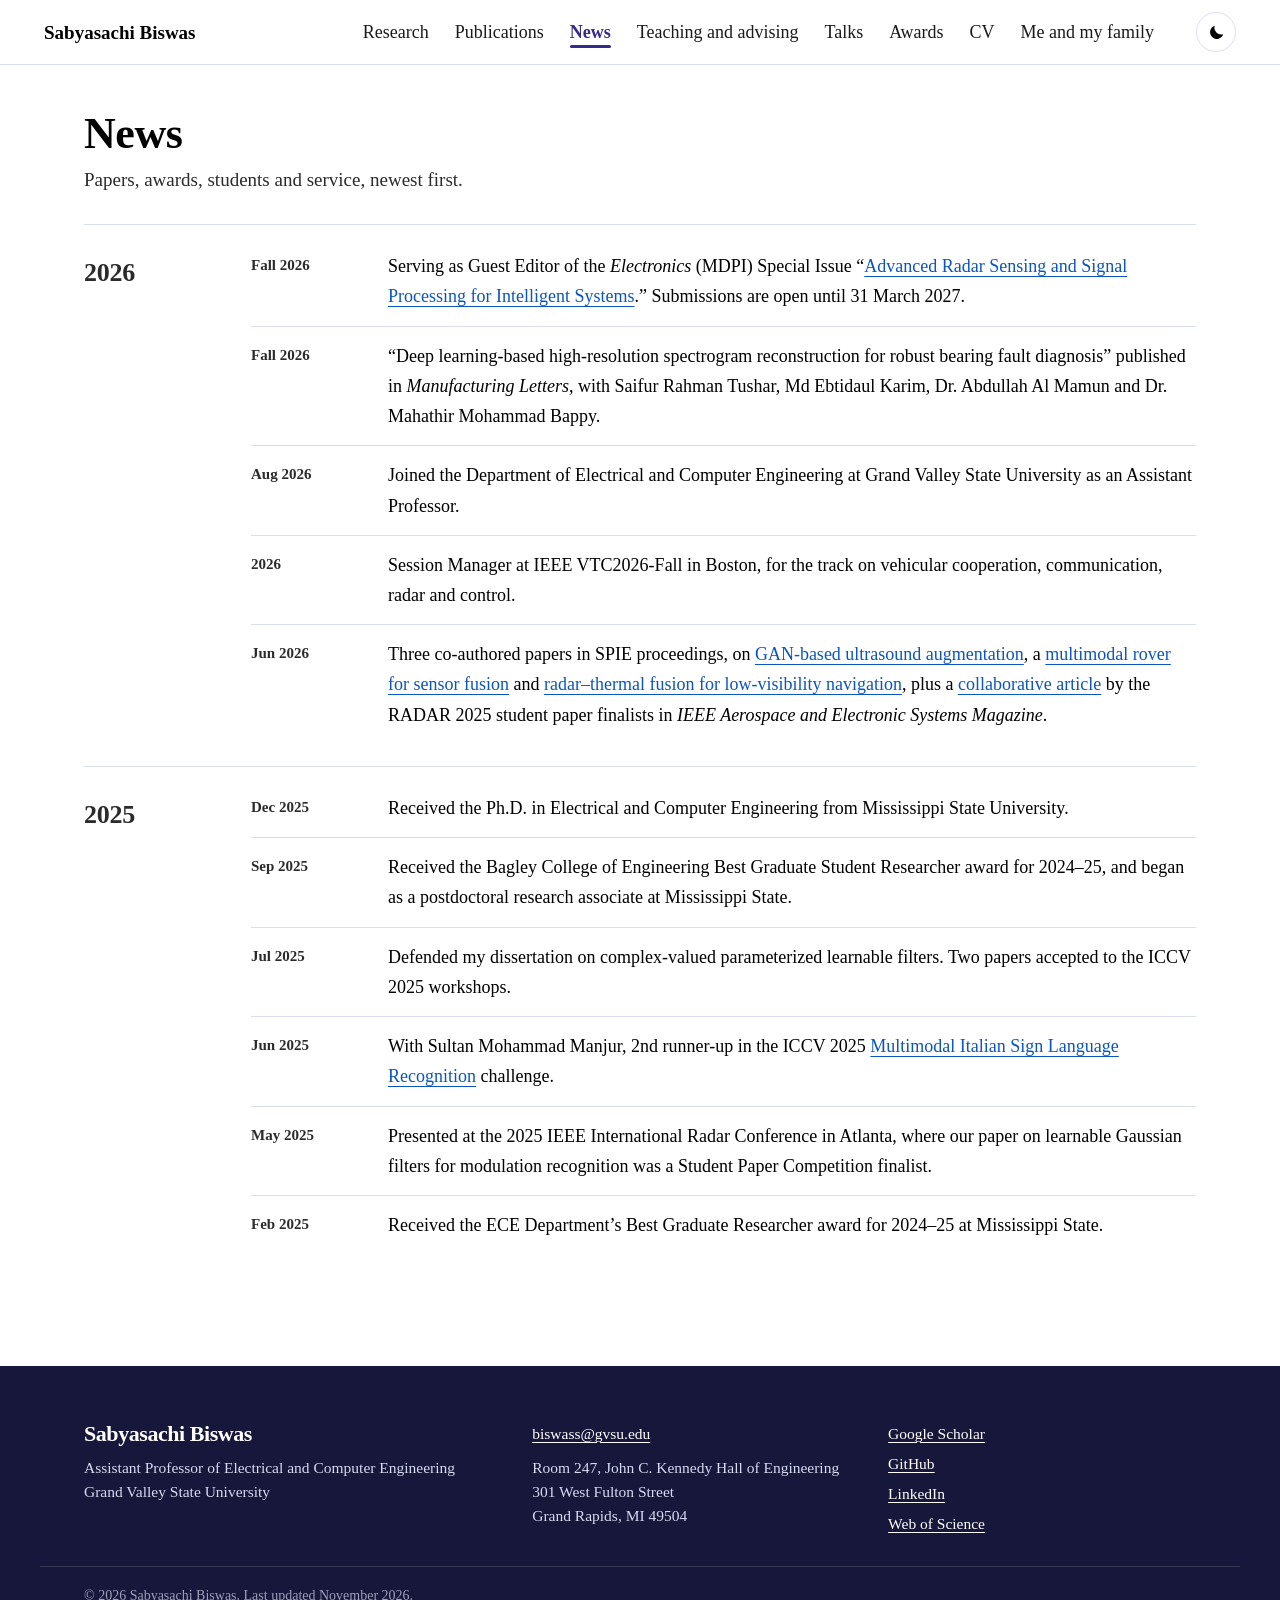
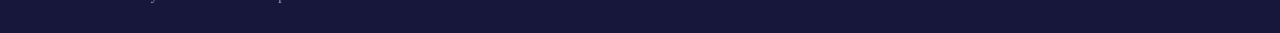
<file: news.html>
<!DOCTYPE html>
<html lang="en">
<head>
<meta charset="utf-8">
<meta name="viewport" content="width=device-width, initial-scale=1">
<title>News | Sabyasachi Biswas</title>
<meta name="description" content="News from Sabyasachi Biswas: papers, awards, talks, students and service.">
<link rel="canonical" href="https://sabyasachi1406147.github.io/news.html">
<meta property="og:type" content="website">
<meta property="og:title" content="News | Sabyasachi Biswas">
<meta property="og:description" content="News from Sabyasachi Biswas: papers, awards, talks, students and service.">
<meta property="og:url" content="https://sabyasachi1406147.github.io/news.html">
<meta name="theme-color" content="#16173a">
<link rel="icon" href="assets/favicon.svg" type="image/svg+xml">
<link rel="preconnect" href="https://fonts.googleapis.com">
<link rel="preconnect" href="https://fonts.gstatic.com" crossorigin>
<link rel="stylesheet" href="https://fonts.googleapis.com/css2?family=Caveat:wght@500;600;700&family=Comic+Neue:wght@700&family=Schibsted+Grotesk:wght@400;500;600;700;800;900&family=Source+Serif+4:ital,opsz,wght@0,8..60,400;0,8..60,600;1,8..60,400&display=swap">
<link rel="stylesheet" href="assets/site.css?v=e926507d">
<script>(function(){var t=null,m;try{m=/[?&]theme=(dark|light)/.exec(location.search);if(m)t=m[1]}catch(e){}if(!t){m=/sbtheme=(dark|light)/.exec(window.name||"");if(m)t=m[1]}if(!t){try{t=localStorage.getItem("sb-site-theme")}catch(e){}}if(!t){m=/(?:^|;s*)sbtheme=(dark|light)/.exec(document.cookie||"");if(m)t=m[1]}document.documentElement.dataset.theme=t==="dark"?"dark":"light"})()</script>
</head>
<body>
<a class="skip" href="#main">Skip to content</a>
<header class="mast">
  <div class="wrap mast-in">
    <a class="wordmark" href="index.html">Sabyasachi Biswas</a>
    <nav aria-label="Main"><a href="research.html">Research</a><a href="publications.html">Publications</a><a href="news.html" aria-current="page">News</a><a href="teaching.html">Teaching and advising</a><a href="talks.html">Talks</a><a href="awards.html">Awards</a><a href="cv.html">CV</a><a href="personal.html">Me and my family</a></nav>
    <button class="theme-toggle" type="button" aria-label="Dark mode" aria-pressed="false" title="Switch between light and dark mode">
      <svg class="ic-moon" viewBox="0 0 24 24" aria-hidden="true"><path d="M20.5 14.2A8.5 8.5 0 0 1 9.8 3.5a8.5 8.5 0 1 0 10.7 10.7z" fill="currentColor"/></svg>
      <svg class="ic-sun" viewBox="0 0 24 24" aria-hidden="true"><circle cx="12" cy="12" r="4.2" fill="currentColor"/><g stroke="currentColor" stroke-width="2" stroke-linecap="round"><path d="M12 2.5v2.2M12 19.3v2.2M2.5 12h2.2M19.3 12h2.2M5.3 5.3l1.6 1.6M17.1 17.1l1.6 1.6M5.3 18.7l1.6-1.6M17.1 6.9l1.6-1.6"/></g></svg>
    </button>
  </div>
</header>
<header class="wrap research-heading page-head"><h1>News</h1><p class="page-lede">Papers, awards, students and service, newest first.</p></header>
<main id="main">
<section class="wrap block news-page"><section class="yr"><h2>2026</h2><ul class="news"><li><span class="nd">Fall 2026</span><p>Serving as Guest Editor of the <i>Electronics</i> (MDPI) Special Issue “<a href="https://www.mdpi.com/journal/electronics/special_issues/GQMHBJH3GU">Advanced Radar Sensing and Signal Processing for Intelligent Systems</a>.” Submissions are open until 31 March 2027.</p></li><li><span class="nd">Fall 2026</span><p>“Deep learning-based high-resolution spectrogram reconstruction for robust bearing fault diagnosis” published in <i>Manufacturing Letters</i>, with Saifur Rahman Tushar, Md Ebtidaul Karim, Dr. Abdullah Al Mamun and Dr. Mahathir Mohammad Bappy.</p></li><li><span class="nd">Aug 2026</span><p>Joined the Department of Electrical and Computer Engineering at Grand Valley State University as an Assistant Professor.</p></li><li><span class="nd">2026</span><p>Session Manager at IEEE VTC2026-Fall in Boston, for the track on vehicular cooperation, communication, radar and control.</p></li><li><span class="nd">Jun 2026</span><p>Three co-authored papers in SPIE proceedings, on <a href="https://doi.org/10.1117/12.3094611">GAN-based ultrasound augmentation</a>, a <a href="https://doi.org/10.1117/12.3095052">multimodal rover for sensor fusion</a> and <a href="https://doi.org/10.1117/12.3094964">radar–thermal fusion for low-visibility navigation</a>, plus a <a href="https://doi.org/10.1109/MAES.2025.3608679">collaborative article</a> by the RADAR 2025 student paper finalists in <i>IEEE Aerospace and Electronic Systems Magazine</i>.</p></li></ul></section><section class="yr"><h2>2025</h2><ul class="news"><li><span class="nd">Dec 2025</span><p>Received the Ph.D. in Electrical and Computer Engineering from Mississippi State University.</p></li><li><span class="nd">Sep 2025</span><p>Received the Bagley College of Engineering Best Graduate Student Researcher award for 2024–25, and began as a postdoctoral research associate at Mississippi State.</p></li><li><span class="nd">Jul 2025</span><p>Defended my dissertation on complex-valued parameterized learnable filters. Two papers accepted to the ICCV 2025 workshops.</p></li><li><span class="nd">Jun 2025</span><p>With Sultan Mohammad Manjur, 2nd runner-up in the ICCV 2025 <a href="https://www.kaggle.com/competitions/iccv-mslr-2025-track-2/overview">Multimodal Italian Sign Language Recognition</a> challenge.</p></li><li><span class="nd">May 2025</span><p>Presented at the 2025 IEEE International Radar Conference in Atlanta, where our paper on learnable Gaussian filters for modulation recognition was a Student Paper Competition finalist.</p></li><li><span class="nd">Feb 2025</span><p>Received the ECE Department’s Best Graduate Researcher award for 2024–25 at Mississippi State.</p></li></ul></section></section>
</main>
<footer class="foot">
  <div class="wrap foot-in">
    <div>
      <p class="foot-name">Sabyasachi Biswas</p>
      <p>Assistant Professor of Electrical and Computer Engineering<br>Grand Valley State University</p>
    </div>
    <div>
      <p><a href="mailto:biswass@gvsu.edu">biswass@gvsu.edu</a></p>
      <p>Room 247, John C. Kennedy Hall of Engineering<br>301 West Fulton Street<br>Grand Rapids, MI 49504</p>
    </div>
    <div>
      <ul class="foot-links"><li><a href="https://scholar.google.com/citations?user=SLDhricAAAAJ&hl=en">Google Scholar</a></li><li><a href="https://github.com/Sabyasachi1406147">GitHub</a></li><li><a href="https://www.linkedin.com/in/sabyasachi-biswas-584589117/">LinkedIn</a></li><li><a href="https://www.webofscience.com/wos/author/record/JFA-3339-2023">Web of Science</a></li></ul>
    </div>
  </div>
  <div class="wrap foot-base"><p>© 2026 Sabyasachi Biswas. Last updated November 2026.</p></div>
</footer>
<script src="assets/site.js?v=e926507d" defer></script>
</body>
</html>
</file>
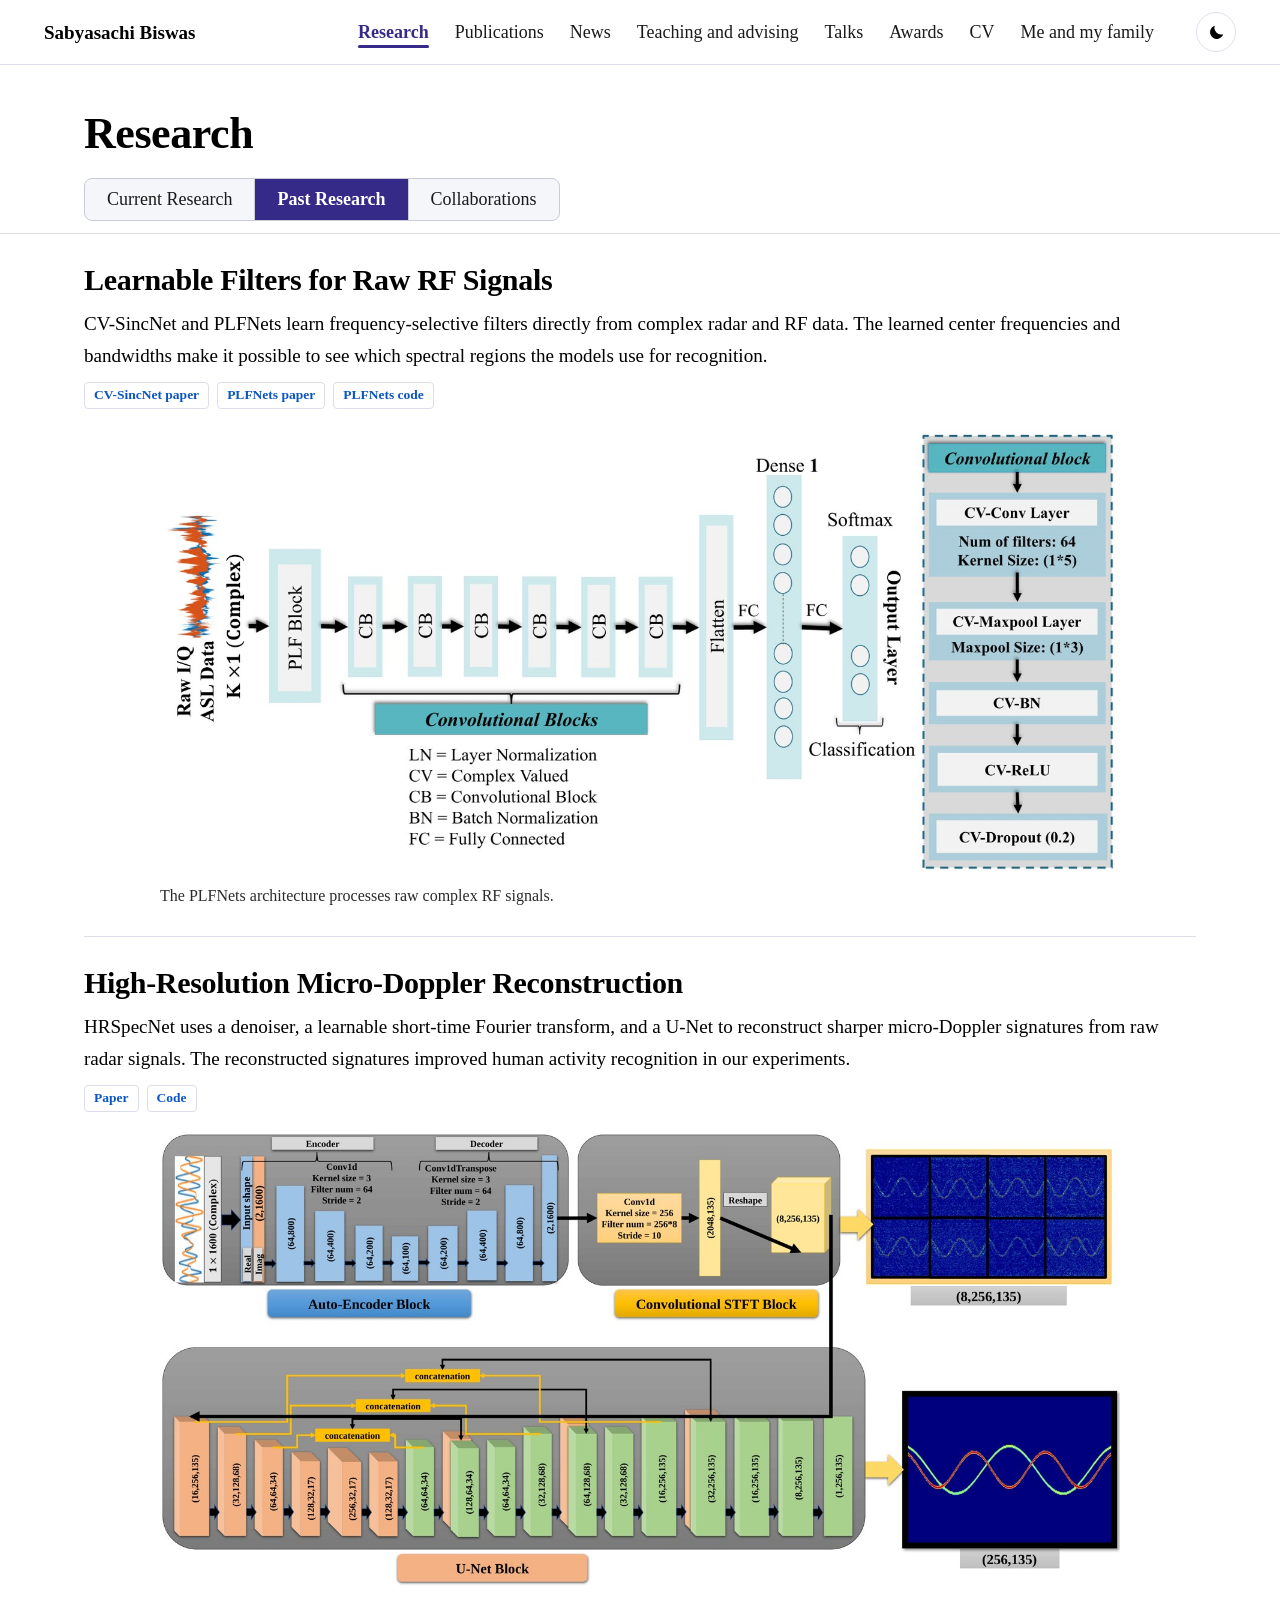
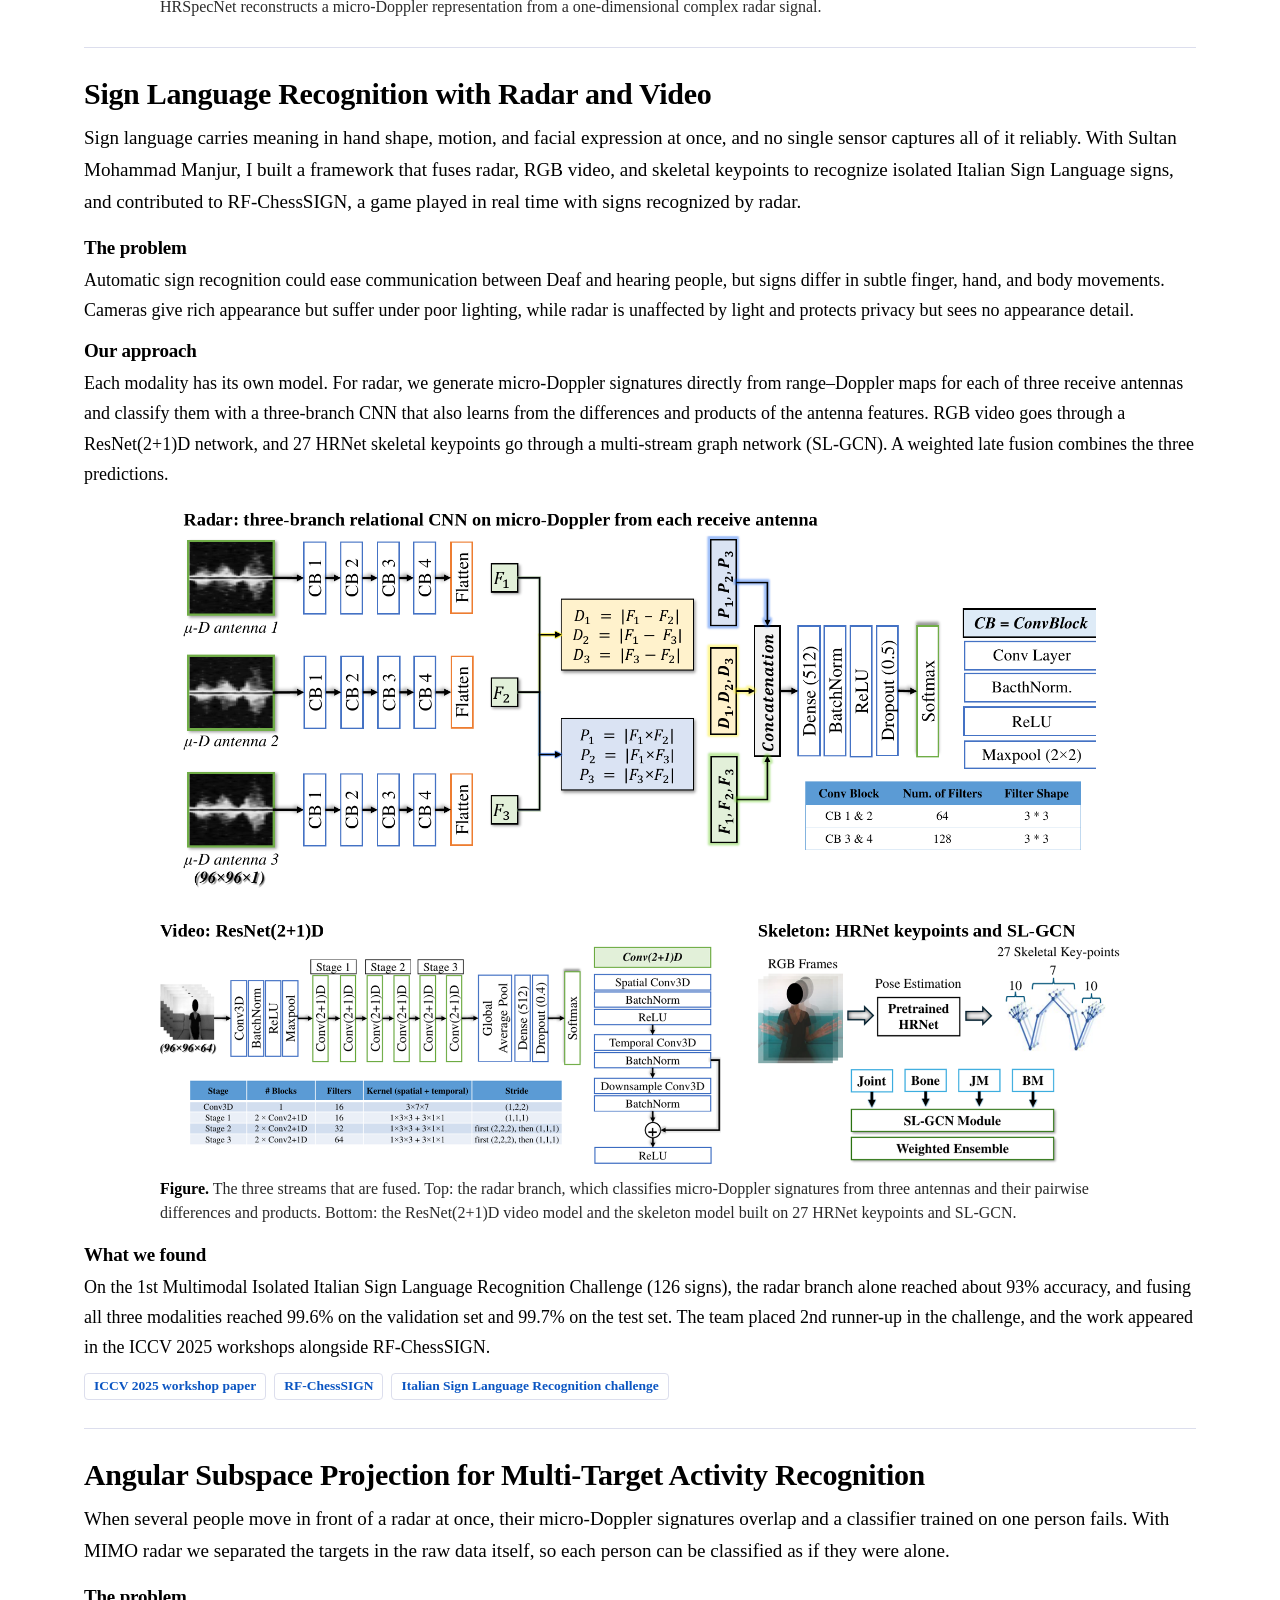
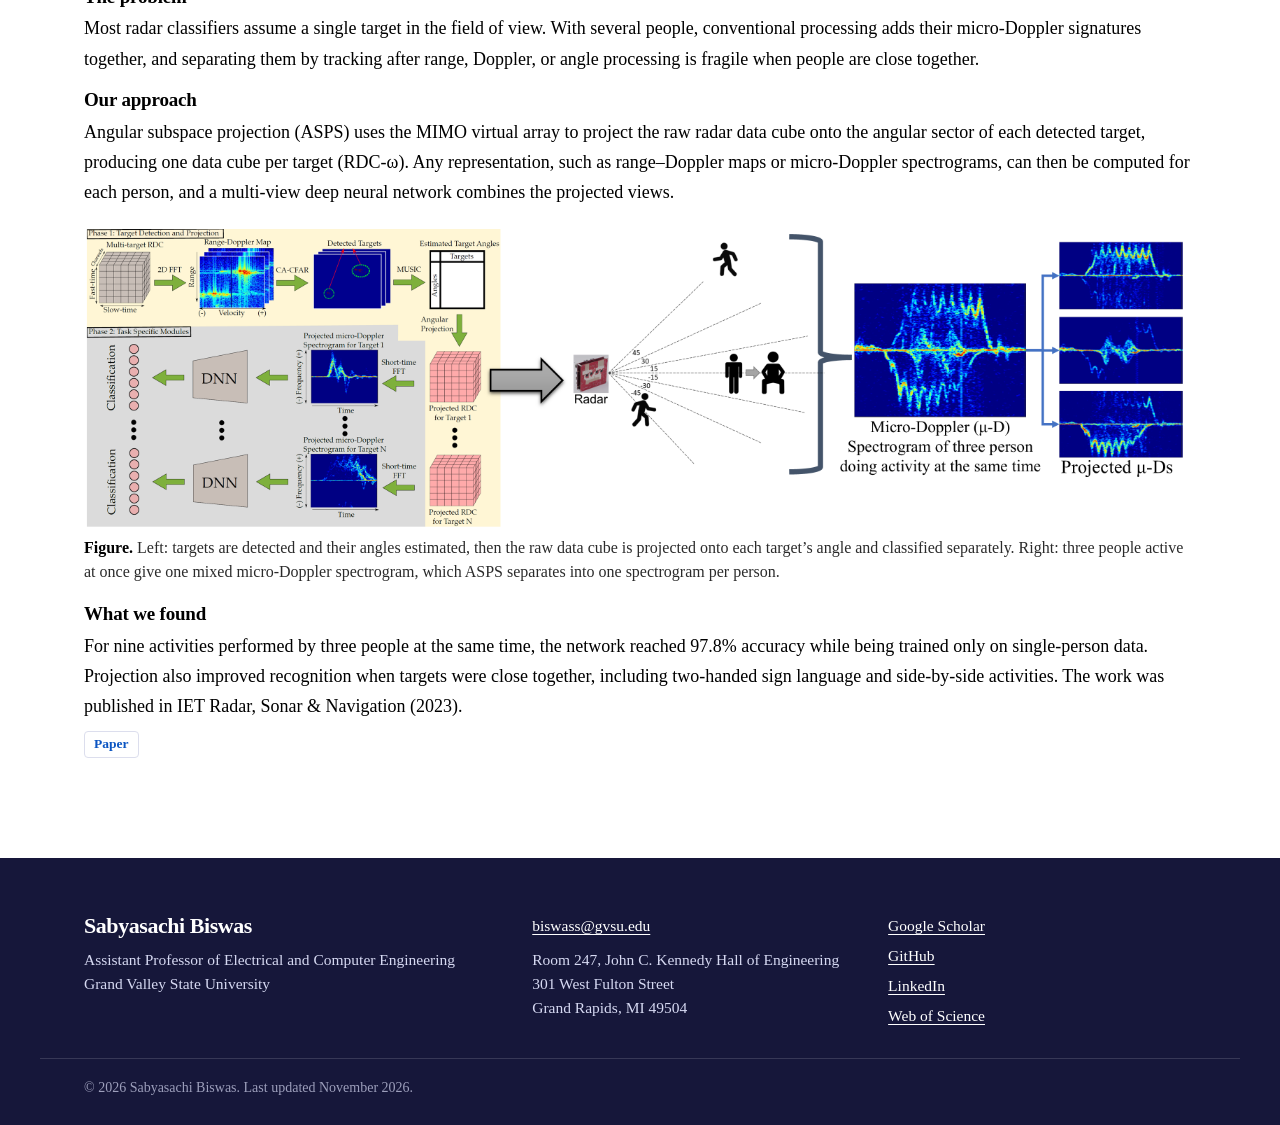
<file: past-research.html>
<!DOCTYPE html>
<html lang="en">
<head>
<meta charset="utf-8">
<meta name="viewport" content="width=device-width, initial-scale=1">
<title>Past Research | Sabyasachi Biswas</title>
<meta name="description" content="Selected completed projects in radar signal processing, interpretable machine learning, and multimodal sensing.">
<link rel="canonical" href="https://sabyasachi1406147.github.io/past-research.html">
<meta property="og:type" content="website">
<meta property="og:title" content="Past Research | Sabyasachi Biswas">
<meta property="og:description" content="Selected completed projects in radar signal processing, interpretable machine learning, and multimodal sensing.">
<meta property="og:url" content="https://sabyasachi1406147.github.io/past-research.html">
<meta name="theme-color" content="#16173a">
<link rel="icon" href="assets/favicon.svg" type="image/svg+xml">
<link rel="preconnect" href="https://fonts.googleapis.com">
<link rel="preconnect" href="https://fonts.gstatic.com" crossorigin>
<link rel="stylesheet" href="https://fonts.googleapis.com/css2?family=Caveat:wght@500;600;700&family=Comic+Neue:wght@700&family=Schibsted+Grotesk:wght@400;500;600;700;800;900&family=Source+Serif+4:ital,opsz,wght@0,8..60,400;0,8..60,600;1,8..60,400&display=swap">
<link rel="stylesheet" href="assets/site.css?v=e926507d">
<script>(function(){var t=null,m;try{m=/[?&]theme=(dark|light)/.exec(location.search);if(m)t=m[1]}catch(e){}if(!t){m=/sbtheme=(dark|light)/.exec(window.name||"");if(m)t=m[1]}if(!t){try{t=localStorage.getItem("sb-site-theme")}catch(e){}}if(!t){m=/(?:^|;s*)sbtheme=(dark|light)/.exec(document.cookie||"");if(m)t=m[1]}document.documentElement.dataset.theme=t==="dark"?"dark":"light"})()</script>
</head>
<body class="research-page">
<a class="skip" href="#main">Skip to content</a>
<header class="mast">
  <div class="wrap mast-in">
    <a class="wordmark" href="index.html">Sabyasachi Biswas</a>
    <nav aria-label="Main"><a href="research.html" aria-current="page">Research</a><a href="publications.html">Publications</a><a href="news.html">News</a><a href="teaching.html">Teaching and advising</a><a href="talks.html">Talks</a><a href="awards.html">Awards</a><a href="cv.html">CV</a><a href="personal.html">Me and my family</a></nav>
    <button class="theme-toggle" type="button" aria-label="Dark mode" aria-pressed="false" title="Switch between light and dark mode">
      <svg class="ic-moon" viewBox="0 0 24 24" aria-hidden="true"><path d="M20.5 14.2A8.5 8.5 0 0 1 9.8 3.5a8.5 8.5 0 1 0 10.7 10.7z" fill="currentColor"/></svg>
      <svg class="ic-sun" viewBox="0 0 24 24" aria-hidden="true"><circle cx="12" cy="12" r="4.2" fill="currentColor"/><g stroke="currentColor" stroke-width="2" stroke-linecap="round"><path d="M12 2.5v2.2M12 19.3v2.2M2.5 12h2.2M19.3 12h2.2M5.3 5.3l1.6 1.6M17.1 17.1l1.6 1.6M5.3 18.7l1.6-1.6M17.1 6.9l1.6-1.6"/></g></svg>
    </button>
  </div>
</header>
<header class="wrap research-heading">
    <h1>Research</h1>
  </header>
  <div class="research-tabs"><div class="wrap"><nav class="research-nav" aria-label="Research">
    <a href="research.html">Current<span class="tab-long"> Research</span></a>
    <a href="past-research.html" aria-current="page">Past<span class="tab-long"> Research</span></a>
    <a href="collaborations.html">Collaborations</a>
  </nav></div></div>
<main id="main">
<div class="wrap research-projects"><article class="research-project" aria-labelledby="learnable-filters">
    <h2 id="learnable-filters">Learnable Filters for Raw RF Signals</h2>
    
    <p class="research-summary">CV-SincNet and PLFNets learn frequency-selective filters directly from complex radar and RF data. The learned center frequencies and bandwidths make it possible to see which spectral regions the models use for recognition.</p>
    
    
    
    <span class="lk"><a href="https://doi.org/10.1109/TRS.2023.3310894">CV-SincNet paper</a><a href="https://doi.org/10.1109/TRS.2024.3486183">PLFNets paper</a><a href="https://github.com/Sabyasachi1406147/PLFNets">PLFNets code</a></span>
    <figure class="research-media">
        <a href="assets/img/pub-plfnets.jpg"><img src="assets/img/pub-plfnets.jpg" alt="PLFNets architecture with a parameterized learnable filter layer followed by complex convolutional blocks." loading="lazy"></a>
        <figcaption>The PLFNets architecture processes raw complex RF signals.</figcaption>
      </figure>
    
  </article>
<article class="research-project" aria-labelledby="hrspecnet">
    <h2 id="hrspecnet">High-Resolution Micro-Doppler Reconstruction</h2>
    
    <p class="research-summary">HRSpecNet uses a denoiser, a learnable short-time Fourier transform, and a U-Net to reconstruct sharper micro-Doppler signatures from raw radar signals. The reconstructed signatures improved human activity recognition in our experiments.</p>
    
    
    
    <span class="lk"><a href="https://doi.org/10.1109/TRS.2024.3396172">Paper</a><a href="https://github.com/Sabyasachi1406147/HRSpecNet">Code</a></span>
    <figure class="research-media">
        <a href="assets/img/pub-hrspecnet.jpg"><img src="assets/img/pub-hrspecnet.jpg" alt="HRSpecNet architecture showing a denoiser, learnable STFT, and U-Net." loading="lazy"></a>
        <figcaption>HRSpecNet reconstructs a micro-Doppler representation from a one-dimensional complex radar signal.</figcaption>
      </figure>
    
  </article>
<article class="research-project" aria-labelledby="radar-sign-language">
    <h2 id="radar-sign-language">Sign Language Recognition with Radar and Video</h2>
    
    <p class="research-summary">Sign language carries meaning in hand shape, motion, and facial expression at once, and no single sensor captures all of it reliably. With Sultan Mohammad Manjur, I built a framework that fuses radar, RGB video, and skeletal keypoints to recognize isolated Italian Sign Language signs, and contributed to RF-ChessSIGN, a game played in real time with signs recognized by radar.</p>
    <div class="research-points"><section>
      <h3>The problem</h3>
      <p>Automatic sign recognition could ease communication between Deaf and hearing people, but signs differ in subtle finger, hand, and body movements. Cameras give rich appearance but suffer under poor lighting, while radar is unaffected by light and protects privacy but sees no appearance detail.</p>
    </section><section>
      <h3>Our approach</h3>
      <p>Each modality has its own model. For radar, we generate micro-Doppler signatures directly from range–Doppler maps for each of three receive antennas and classify them with a three-branch CNN that also learns from the differences and products of the antenna features. RGB video goes through a ResNet(2+1)D network, and 27 HRNet skeletal keypoints go through a multi-stream graph network (SL-GCN). A weighted late fusion combines the three predictions.</p>
    </section></div>
    <figure class="research-media">
        <a href="assets/research/sign-language-streams.png"><img src="assets/research/sign-language-streams.png" alt="The three model streams: a three-branch relational CNN for radar micro-Doppler, a ResNet(2+1)D for video, and HRNet keypoints with SL-GCN for skeletons." loading="lazy"></a>
        <figcaption><b>Figure.</b> The three streams that are fused. Top: the radar branch, which classifies micro-Doppler signatures from three antennas and their pairwise differences and products. Bottom: the ResNet(2+1)D video model and the skeleton model built on 27 HRNet keypoints and SL-GCN.</figcaption>
      </figure>
    <div class="research-points"><section>
      <h3>What we found</h3>
      <p>On the 1st Multimodal Isolated Italian Sign Language Recognition Challenge (126 signs), the radar branch alone reached about 93% accuracy, and fusing all three modalities reached 99.6% on the validation set and 99.7% on the test set. The team placed 2nd runner-up in the challenge, and the work appeared in the ICCV 2025 workshops alongside RF-ChessSIGN.</p>
    </section></div>
    <span class="lk"><a href="publications.html">ICCV 2025 workshop paper</a><a href="publications.html">RF-ChessSIGN</a><a href="https://www.kaggle.com/competitions/iccv-mslr-2025-track-2">Italian Sign Language Recognition challenge</a></span>
    
    
  </article>
<article class="research-project" aria-labelledby="asps">
    <h2 id="asps">Angular Subspace Projection for Multi-Target Activity Recognition</h2>
    
    <p class="research-summary">When several people move in front of a radar at once, their micro-Doppler signatures overlap and a classifier trained on one person fails. With MIMO radar we separated the targets in the raw data itself, so each person can be classified as if they were alone.</p>
    <div class="research-points"><section>
      <h3>The problem</h3>
      <p>Most radar classifiers assume a single target in the field of view. With several people, conventional processing adds their micro-Doppler signatures together, and separating them by tracking after range, Doppler, or angle processing is fragile when people are close together.</p>
    </section><section>
      <h3>Our approach</h3>
      <p>Angular subspace projection (ASPS) uses the MIMO virtual array to project the raw radar data cube onto the angular sector of each detected target, producing one data cube per target (RDC-ω). Any representation, such as range–Doppler maps or micro-Doppler spectrograms, can then be computed for each person, and a multi-view deep neural network combines the projected views.</p>
    </section></div>
    <figure class="research-media wide">
        <a href="assets/research/asps-overview.png"><img src="assets/research/asps-overview.png" alt="ASPS pipeline: target detection and angular projection, per-target micro-Doppler spectrograms and DNNs, and the projected spectrograms of three people moving at once." loading="lazy"></a>
        <figcaption><b>Figure.</b> Left: targets are detected and their angles estimated, then the raw data cube is projected onto each target’s angle and classified separately. Right: three people active at once give one mixed micro-Doppler spectrogram, which ASPS separates into one spectrogram per person.</figcaption>
      </figure>
    <div class="research-points"><section>
      <h3>What we found</h3>
      <p>For nine activities performed by three people at the same time, the network reached 97.8% accuracy while being trained only on single-person data. Projection also improved recognition when targets were close together, including two-handed sign language and side-by-side activities. The work was published in IET Radar, Sonar &amp; Navigation (2023).</p>
    </section></div>
    <span class="lk"><a href="https://doi.org/10.1049/rsn2.12405">Paper</a></span>
    
    
  </article></div>
</main>
<footer class="foot">
  <div class="wrap foot-in">
    <div>
      <p class="foot-name">Sabyasachi Biswas</p>
      <p>Assistant Professor of Electrical and Computer Engineering<br>Grand Valley State University</p>
    </div>
    <div>
      <p><a href="mailto:biswass@gvsu.edu">biswass@gvsu.edu</a></p>
      <p>Room 247, John C. Kennedy Hall of Engineering<br>301 West Fulton Street<br>Grand Rapids, MI 49504</p>
    </div>
    <div>
      <ul class="foot-links"><li><a href="https://scholar.google.com/citations?user=SLDhricAAAAJ&hl=en">Google Scholar</a></li><li><a href="https://github.com/Sabyasachi1406147">GitHub</a></li><li><a href="https://www.linkedin.com/in/sabyasachi-biswas-584589117/">LinkedIn</a></li><li><a href="https://www.webofscience.com/wos/author/record/JFA-3339-2023">Web of Science</a></li></ul>
    </div>
  </div>
  <div class="wrap foot-base"><p>© 2026 Sabyasachi Biswas. Last updated November 2026.</p></div>
</footer>
<script src="assets/site.js?v=e926507d" defer></script>
</body>
</html>
</file>
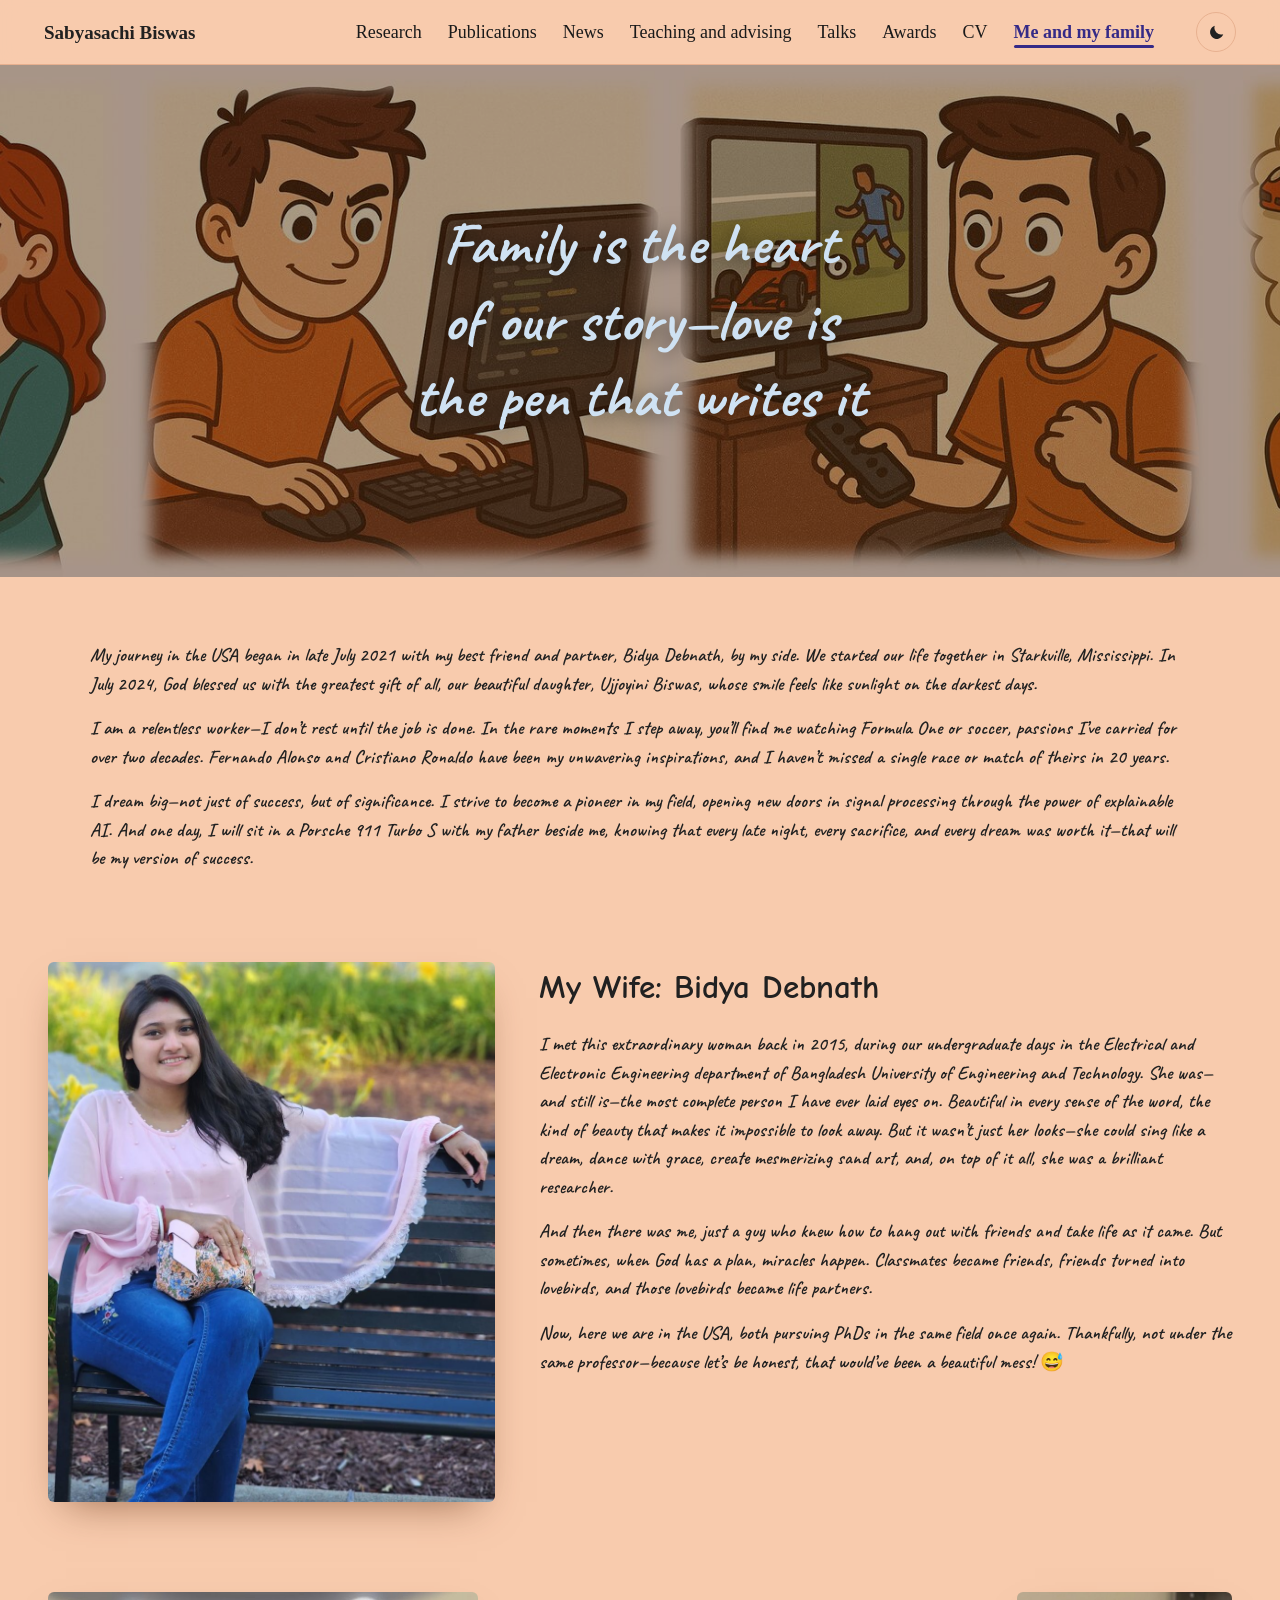
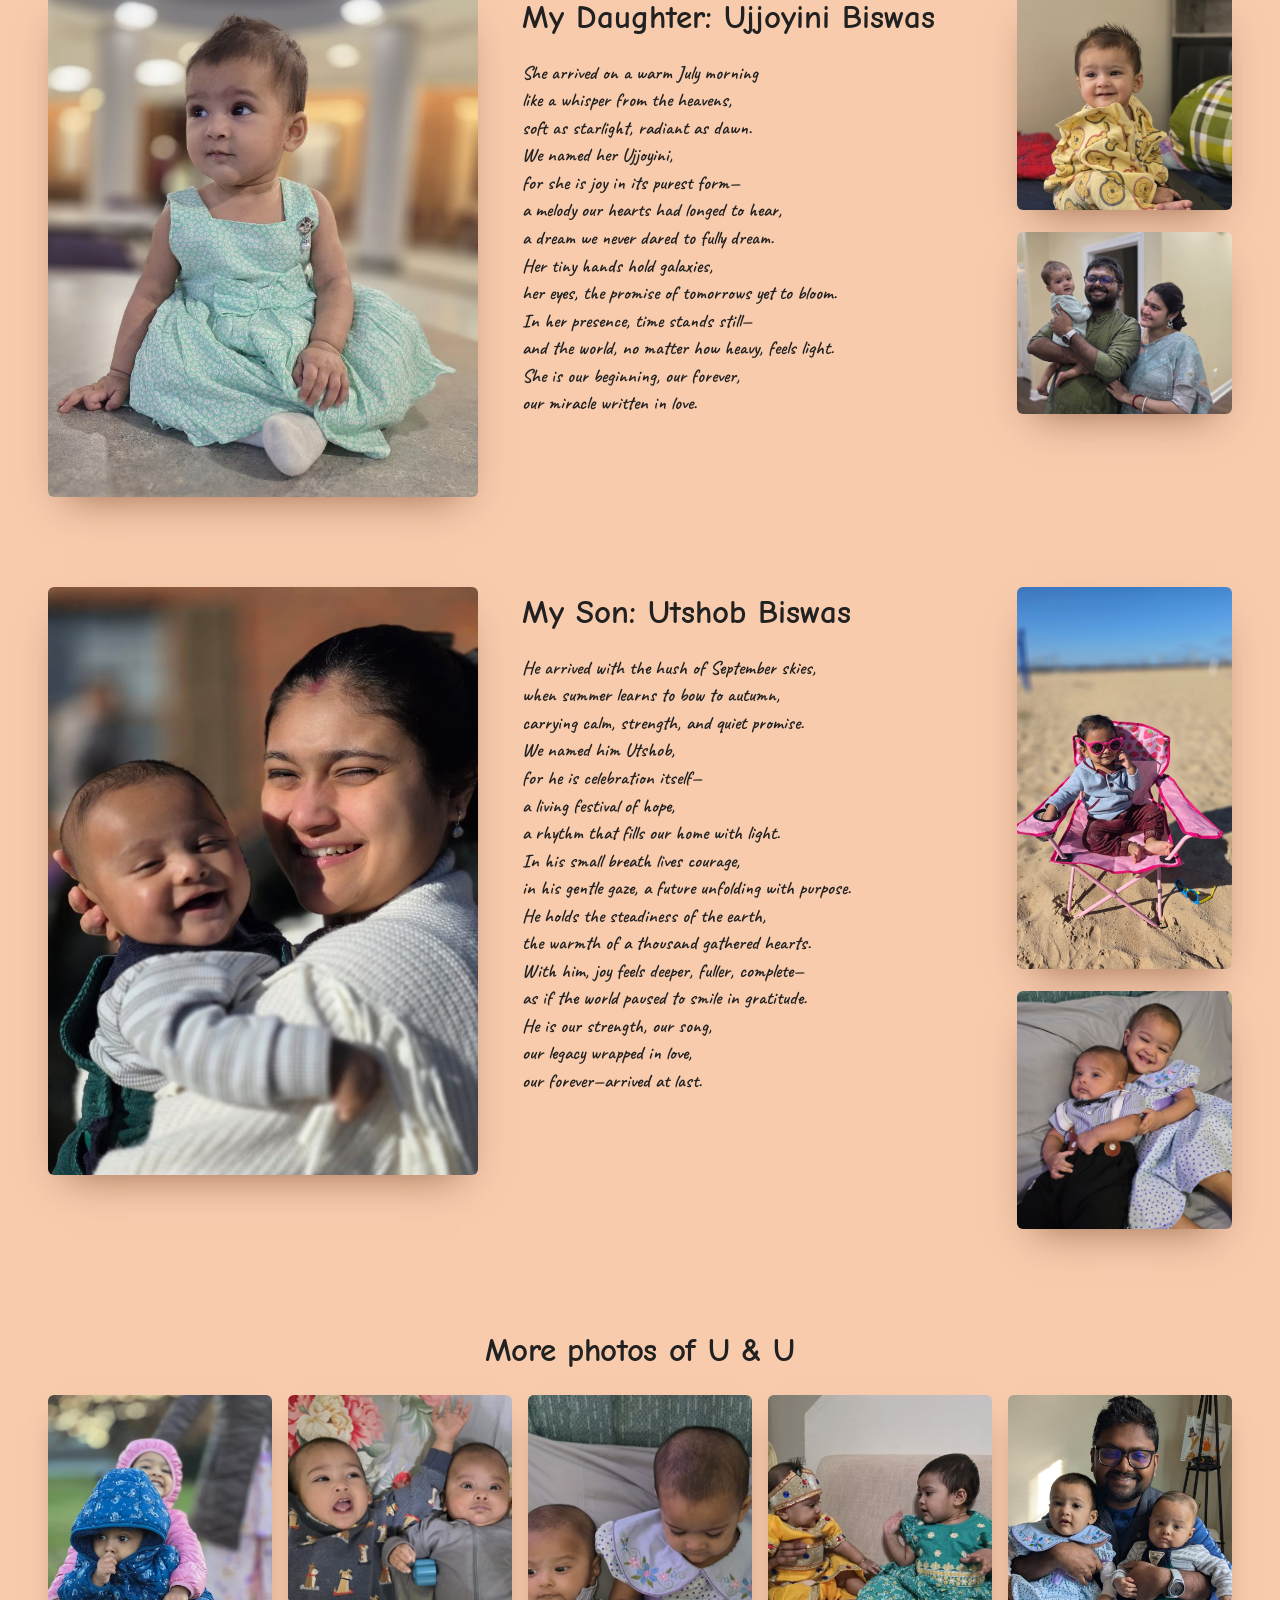
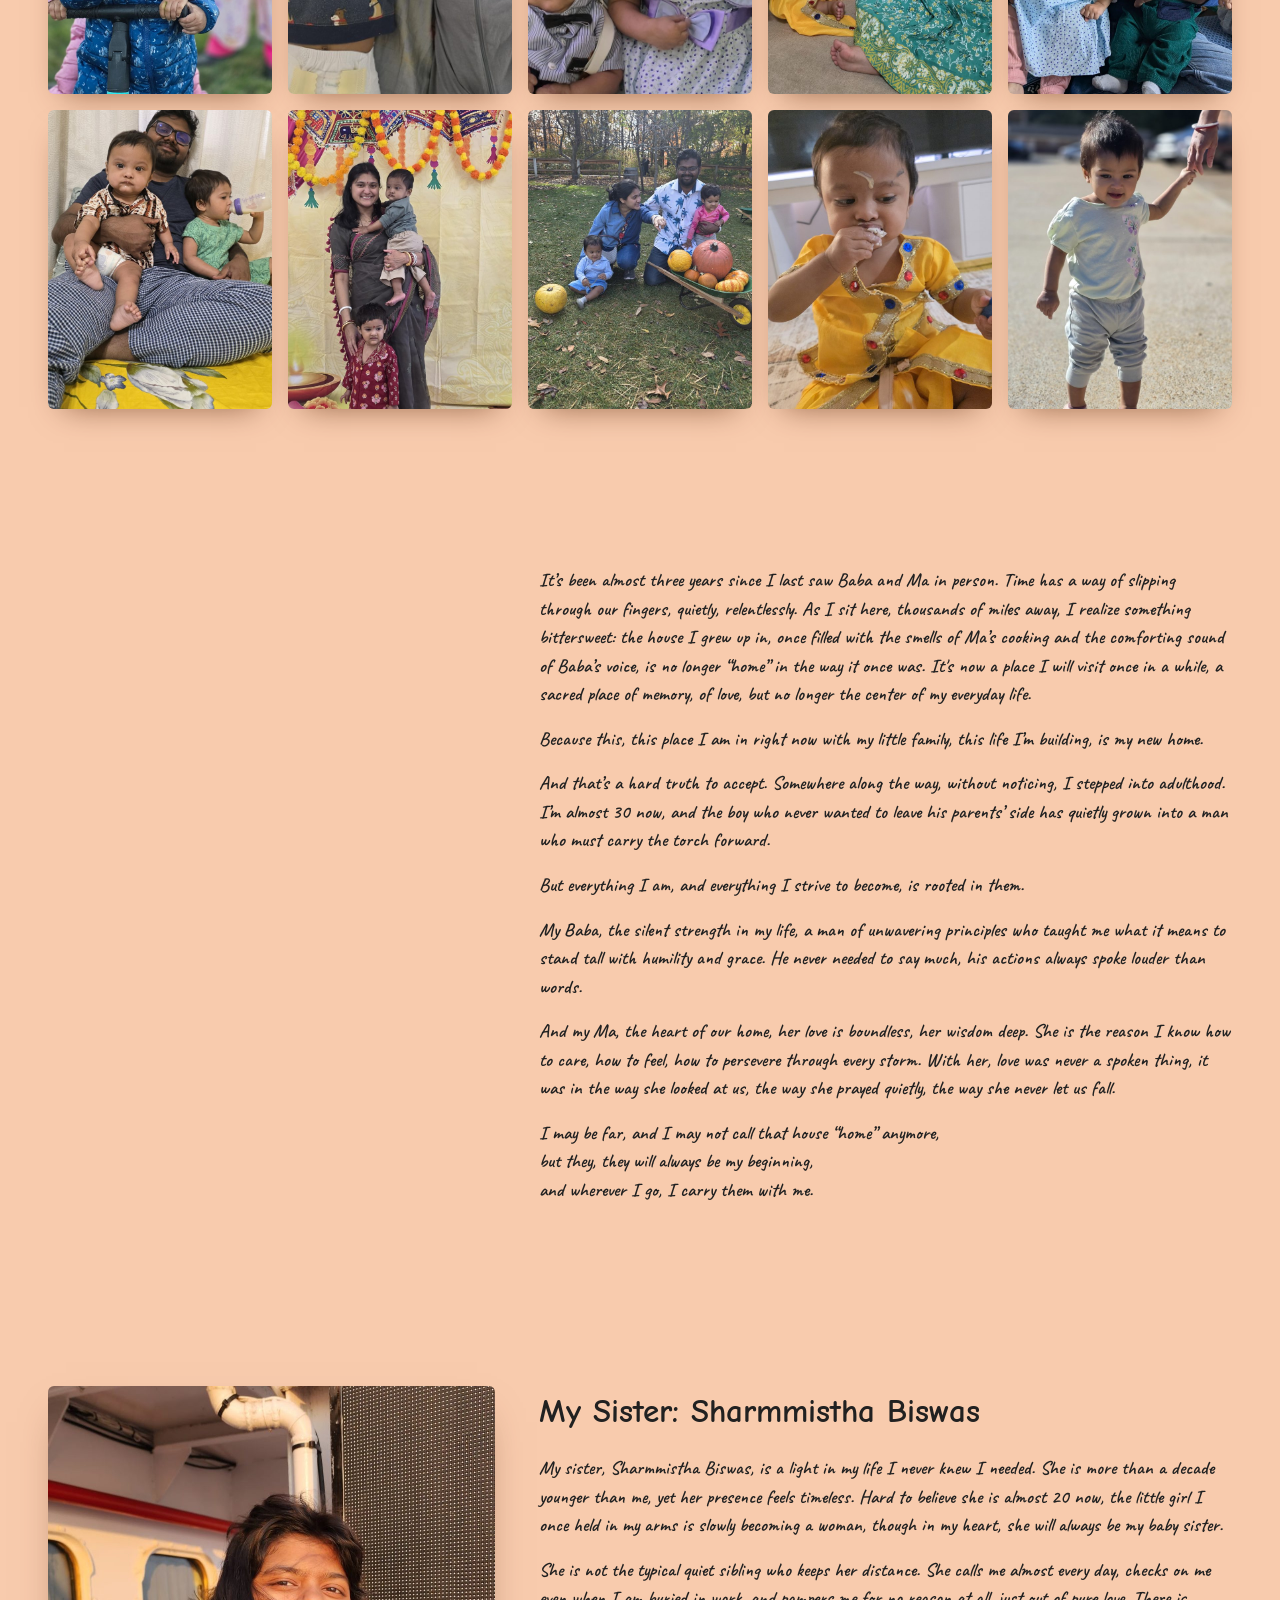
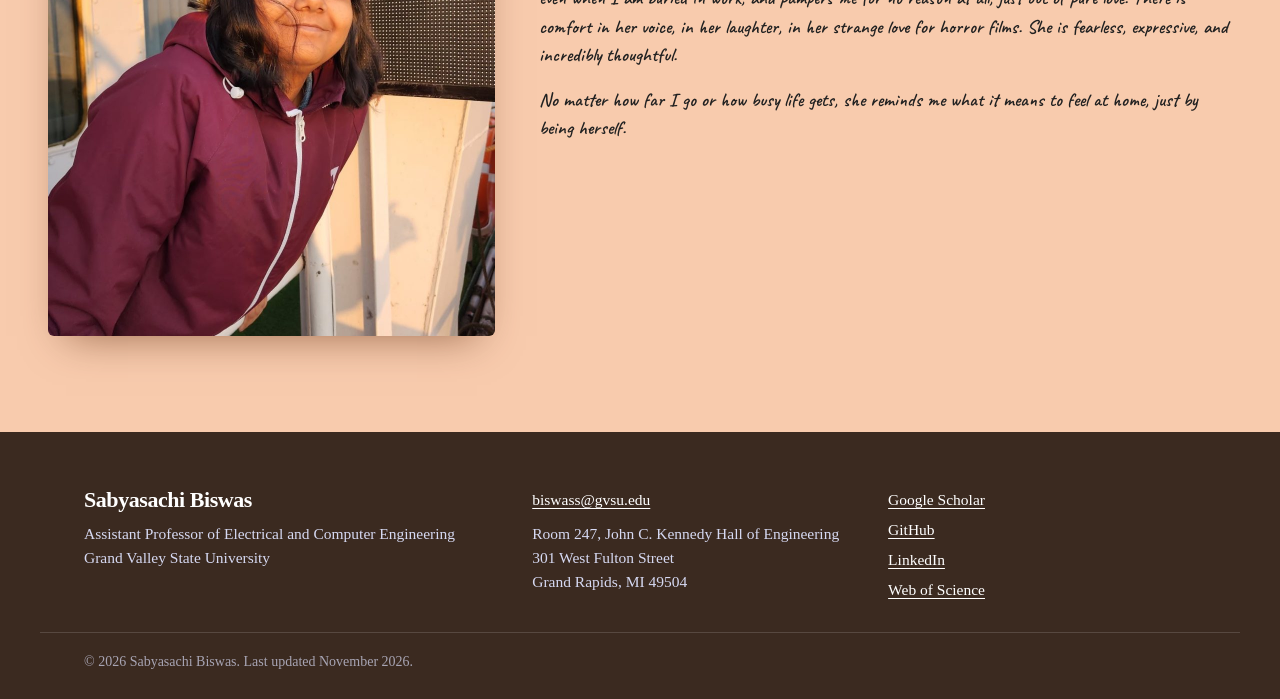
<file: personal.html>
<!DOCTYPE html>
<html lang="en">
<head>
<meta charset="utf-8">
<meta name="viewport" content="width=device-width, initial-scale=1">
<title>Me and my family | Sabyasachi Biswas</title>
<meta name="description" content="Sabyasachi Biswas on family, Formula One, football, and the people behind the work.">
<link rel="canonical" href="https://sabyasachi1406147.github.io/personal.html">
<meta property="og:type" content="website">
<meta property="og:title" content="Me and my family | Sabyasachi Biswas">
<meta property="og:description" content="Sabyasachi Biswas on family, Formula One, football, and the people behind the work.">
<meta property="og:url" content="https://sabyasachi1406147.github.io/personal.html">
<meta name="theme-color" content="#16173a">
<link rel="icon" href="assets/favicon.svg" type="image/svg+xml">
<link rel="preconnect" href="https://fonts.googleapis.com">
<link rel="preconnect" href="https://fonts.gstatic.com" crossorigin>
<link rel="stylesheet" href="https://fonts.googleapis.com/css2?family=Caveat:wght@500;600;700&family=Comic+Neue:wght@700&family=Schibsted+Grotesk:wght@400;500;600;700;800;900&family=Source+Serif+4:ital,opsz,wght@0,8..60,400;0,8..60,600;1,8..60,400&display=swap">
<link rel="stylesheet" href="assets/site.css?v=e926507d">
<script>(function(){var t=null,m;try{m=/[?&]theme=(dark|light)/.exec(location.search);if(m)t=m[1]}catch(e){}if(!t){m=/sbtheme=(dark|light)/.exec(window.name||"");if(m)t=m[1]}if(!t){try{t=localStorage.getItem("sb-site-theme")}catch(e){}}if(!t){m=/(?:^|;s*)sbtheme=(dark|light)/.exec(document.cookie||"");if(m)t=m[1]}document.documentElement.dataset.theme=t==="dark"?"dark":"light"})()</script>
</head>
<body class="family">
<a class="skip" href="#main">Skip to content</a>
<header class="mast">
  <div class="wrap mast-in">
    <a class="wordmark" href="index.html">Sabyasachi Biswas</a>
    <nav aria-label="Main"><a href="research.html">Research</a><a href="publications.html">Publications</a><a href="news.html">News</a><a href="teaching.html">Teaching and advising</a><a href="talks.html">Talks</a><a href="awards.html">Awards</a><a href="cv.html">CV</a><a href="personal.html" aria-current="page">Me and my family</a></nav>
    <button class="theme-toggle" type="button" aria-label="Dark mode" aria-pressed="false" title="Switch between light and dark mode">
      <svg class="ic-moon" viewBox="0 0 24 24" aria-hidden="true"><path d="M20.5 14.2A8.5 8.5 0 0 1 9.8 3.5a8.5 8.5 0 1 0 10.7 10.7z" fill="currentColor"/></svg>
      <svg class="ic-sun" viewBox="0 0 24 24" aria-hidden="true"><circle cx="12" cy="12" r="4.2" fill="currentColor"/><g stroke="currentColor" stroke-width="2" stroke-linecap="round"><path d="M12 2.5v2.2M12 19.3v2.2M2.5 12h2.2M19.3 12h2.2M5.3 5.3l1.6 1.6M17.1 17.1l1.6 1.6M5.3 18.7l1.6-1.6M17.1 6.9l1.6-1.6"/></g></svg>
    </button>
  </div>
</header>
<header class="fam-cover">
  <img src="assets/img/cover-family.jpg" alt="" width="2400" height="557">
  <h1>Family is the heart of our story—love is the pen that writes it</h1>
</header>
<main id="main">
<section class="fam-page"><div class="fam-col">
<div class="fam-text fam-intro"><p>My journey in the USA began in late July 2021 with my best friend and partner, Bidya Debnath, by my side. We started our life together in Starkville, Mississippi. In July 2024, God blessed us with the greatest gift of all, our beautiful daughter, Ujjoyini Biswas, whose smile feels like sunlight on the darkest days.</p>
    <p>I am a relentless worker—I don’t rest until the job is done. In the rare moments I step away, you’ll find me watching Formula One or soccer, passions I’ve carried for over two decades. Fernando Alonso and Cristiano Ronaldo have been my unwavering inspirations, and I haven’t missed a single race or match of theirs in 20 years.</p>
    <p>I dream big—not just of success, but of significance. I strive to become a pioneer in my field, opening new doors in signal processing through the power of explainable AI. And one day, I will sit in a Porsche 911 Turbo S with my father beside me, knowing that every late night, every sacrifice, and every dream was worth it—that will be my version of success.</p></div>
<section class="fam-sec"><div class="fam-main"><figure class="fam-photo"><img src="assets/img/family-wife.jpg" alt="Bidya Debnath" loading="lazy"></figure></div><div class="fam-body"><h3>My Wife: Bidya Debnath</h3>
<div class="fam-text"><p>I met this extraordinary woman back in 2015, during our undergraduate days in the Electrical and Electronic Engineering department of Bangladesh University of Engineering and Technology. She was—and still is—the most complete person I have ever laid eyes on. Beautiful in every sense of the word, the kind of beauty that makes it impossible to look away. But it wasn’t just her looks—she could sing like a dream, dance with grace, create mesmerizing sand art, and, on top of it all, she was a brilliant researcher.</p>
    <p>And then there was me, just a guy who knew how to hang out with friends and take life as it came. But sometimes, when God has a plan, miracles happen. Classmates became friends, friends turned into lovebirds, and those lovebirds became life partners.</p>
    <p>Now, here we are in the USA, both pursuing PhDs in the same field once again. Thankfully, not under the same professor—because let’s be honest, that would’ve been a beautiful mess! 😅</p></div></div></section>
<section class="fam-sec has-side"><div class="fam-main"><figure class="fam-photo"><img src="assets/img/family-daughter.jpg" alt="Ujjoyini Biswas" loading="lazy"></figure></div><div class="fam-body"><h3>My Daughter: Ujjoyini Biswas</h3>
<div class="fam-text"><p class="poem">She arrived on a warm July morning
like a whisper from the heavens,
soft as starlight, radiant as dawn.
We named her Ujjoyini,
for she is joy in its purest form—
a melody our hearts had longed to hear,
a dream we never dared to fully dream.
Her tiny hands hold galaxies,
her eyes, the promise of tomorrows yet to bloom.
In her presence, time stands still—
and the world, no matter how heavy, feels light.
She is our beginning, our forever,
our miracle written in love.</p></div></div><div class="fam-side"><figure class="fam-photo"><img src="assets/img/family-daughter-yellow.jpg" alt="Ujjoyini in a yellow outfit" loading="lazy"></figure><figure class="fam-photo"><img src="assets/img/family-with-ujjoyini.jpg" alt="Sabyasachi and Bidya with Ujjoyini" loading="lazy"></figure></div></section>
<section class="fam-sec has-side"><div class="fam-main"><figure class="fam-photo"><img src="assets/img/family-son.jpg" alt="Utshob with his mother" loading="lazy"></figure></div><div class="fam-body"><h3>My Son: Utshob Biswas</h3>
<div class="fam-text"><p class="poem">He arrived with the hush of September skies,
when summer learns to bow to autumn,
carrying calm, strength, and quiet promise.
We named him Utshob,
for he is celebration itself—
a living festival of hope,
a rhythm that fills our home with light.
In his small breath lives courage,
in his gentle gaze, a future unfolding with purpose.
He holds the steadiness of the earth,
the warmth of a thousand gathered hearts.
With him, joy feels deeper, fuller, complete—
as if the world paused to smile in gratitude.
He is our strength, our song,
our legacy wrapped in love,
our forever—arrived at last.</p></div></div><div class="fam-side"><figure class="fam-photo"><img src="assets/img/family-son-beach.jpg" alt="Utshob on the beach in pink sunglasses" loading="lazy"></figure><figure class="fam-photo"><img src="assets/img/family-kids.jpg" alt="Utshob and Ujjoyini" loading="lazy"></figure></div></section>
<section class="fam-gallery"><h3>More photos of U &amp; U</h3><ul class="uu-grid"><li><button type="button" class="uu-btn" aria-label="Enlarge: Ujjoyini hugging her little brother Utshob"><img src="assets/img/family-kids-bike.jpg" alt="Ujjoyini hugging her little brother Utshob" loading="lazy"></button></li><li><button type="button" class="uu-btn" aria-label="Enlarge: Ujjoyini and Utshob on a flowered blanket"><img src="assets/img/uu-1.jpg" alt="Ujjoyini and Utshob on a flowered blanket" loading="lazy"></button></li><li><button type="button" class="uu-btn" aria-label="Enlarge: Utshob and Ujjoyini on the sofa"><img style="object-position:40% 50%" src="assets/img/uu-2.jpg" alt="Utshob and Ujjoyini on the sofa" loading="lazy"></button></li><li><button type="button" class="uu-btn" aria-label="Enlarge: Ujjoyini and Utshob dressed up"><img src="assets/img/uu-3.jpg" alt="Ujjoyini and Utshob dressed up" loading="lazy"></button></li><li><button type="button" class="uu-btn" aria-label="Enlarge: Sabyasachi with Ujjoyini and Utshob"><img src="assets/img/family-dad-kids.jpg" alt="Sabyasachi with Ujjoyini and Utshob" loading="lazy"></button></li><li><button type="button" class="uu-btn" aria-label="Enlarge: Sabyasachi with both kids"><img src="assets/img/uu-4.jpg" alt="Sabyasachi with both kids" loading="lazy"></button></li><li><button type="button" class="uu-btn" aria-label="Enlarge: Bidya with Ujjoyini and Utshob at a celebration"><img src="assets/img/uu-5.jpg" alt="Bidya with Ujjoyini and Utshob at a celebration" loading="lazy"></button></li><li><button type="button" class="uu-btn" aria-label="Enlarge: Family afternoon with pumpkins"><img src="assets/img/uu-6.jpg" alt="Family afternoon with pumpkins" loading="lazy"></button></li><li><button type="button" class="uu-btn" aria-label="Enlarge: Utshob in yellow"><img src="assets/img/uu-7.jpg" alt="Utshob in yellow" loading="lazy"></button></li><li><button type="button" class="uu-btn" aria-label="Enlarge: Ujjoyini out for a walk"><img src="assets/img/uu-8.jpg" alt="Ujjoyini out for a walk" loading="lazy"></button></li></ul></section>
<dialog class="uu-box" aria-label="Photo"><img alt=""><button type="button" class="uu-close" aria-label="Close">×</button></dialog>
<section class="fam-sec"><div class="fam-main"><figure class="fam-photo"><img src="assets/img/family-parents.jpg" alt="My Baba and Ma" loading="lazy"></figure></div><div class="fam-body"><h3>My Baba and Ma</h3>
<div class="fam-text"><p>It’s been almost three years since I last saw Baba and Ma in person. Time has a way of slipping through our fingers, quietly, relentlessly. As I sit here, thousands of miles away, I realize something bittersweet: the house I grew up in, once filled with the smells of Ma’s cooking and the comforting sound of Baba’s voice, is no longer “home” in the way it once was. It's now a place I will visit once in a while, a sacred place of memory, of love, but no longer the center of my everyday life.</p>
    <p>Because this, this place I am in right now with my little family, this life I’m building, is my new home.</p>
    <p>And that’s a hard truth to accept. Somewhere along the way, without noticing, I stepped into adulthood. I’m almost 30 now, and the boy who never wanted to leave his parents’ side has quietly grown into a man who must carry the torch forward.</p>
    <p>But everything I am, and everything I strive to become, is rooted in them.</p>
    <p>My Baba, the silent strength in my life, a man of unwavering principles who taught me what it means to stand tall with humility and grace. He never needed to say much, his actions always spoke louder than words.</p>
    <p>And my Ma, the heart of our home, her love is boundless, her wisdom deep. She is the reason I know how to care, how to feel, how to persevere through every storm. With her, love was never a spoken thing, it was in the way she looked at us, the way she prayed quietly, the way she never let us fall.</p>
    <p>I may be far, and I may not call that house “home” anymore,<br>but they, they will always be my beginning,<br>and wherever I go, I carry them with me.</p></div></div></section>
<section class="fam-sec"><div class="fam-main"><figure class="fam-photo"><img src="assets/img/family-sister.jpg" alt="Sharmmistha Biswas" loading="lazy"></figure></div><div class="fam-body"><h3>My Sister: Sharmmistha Biswas</h3>
<div class="fam-text"><p>My sister, Sharmmistha Biswas, is a light in my life I never knew I needed. She is more than a decade younger than me, yet her presence feels timeless. Hard to believe she is almost 20 now, the little girl I once held in my arms is slowly becoming a woman, though in my heart, she will always be my baby sister.</p>
    <p>She is not the typical quiet sibling who keeps her distance. She calls me almost every day, checks on me even when I am buried in work, and pampers me for no reason at all, just out of pure love. There is comfort in her voice, in her laughter, in her strange love for horror films. She is fearless, expressive, and incredibly thoughtful.</p>
    <p>No matter how far I go or how busy life gets, she reminds me what it means to feel at home, just by being herself.</p></div></div></section>
</div></section>

</main>
<footer class="foot">
  <div class="wrap foot-in">
    <div>
      <p class="foot-name">Sabyasachi Biswas</p>
      <p>Assistant Professor of Electrical and Computer Engineering<br>Grand Valley State University</p>
    </div>
    <div>
      <p><a href="mailto:biswass@gvsu.edu">biswass@gvsu.edu</a></p>
      <p>Room 247, John C. Kennedy Hall of Engineering<br>301 West Fulton Street<br>Grand Rapids, MI 49504</p>
    </div>
    <div>
      <ul class="foot-links"><li><a href="https://scholar.google.com/citations?user=SLDhricAAAAJ&hl=en">Google Scholar</a></li><li><a href="https://github.com/Sabyasachi1406147">GitHub</a></li><li><a href="https://www.linkedin.com/in/sabyasachi-biswas-584589117/">LinkedIn</a></li><li><a href="https://www.webofscience.com/wos/author/record/JFA-3339-2023">Web of Science</a></li></ul>
    </div>
  </div>
  <div class="wrap foot-base"><p>© 2026 Sabyasachi Biswas. Last updated November 2026.</p></div>
</footer>
<script src="assets/site.js?v=e926507d" defer></script>
</body>
</html>
</file>
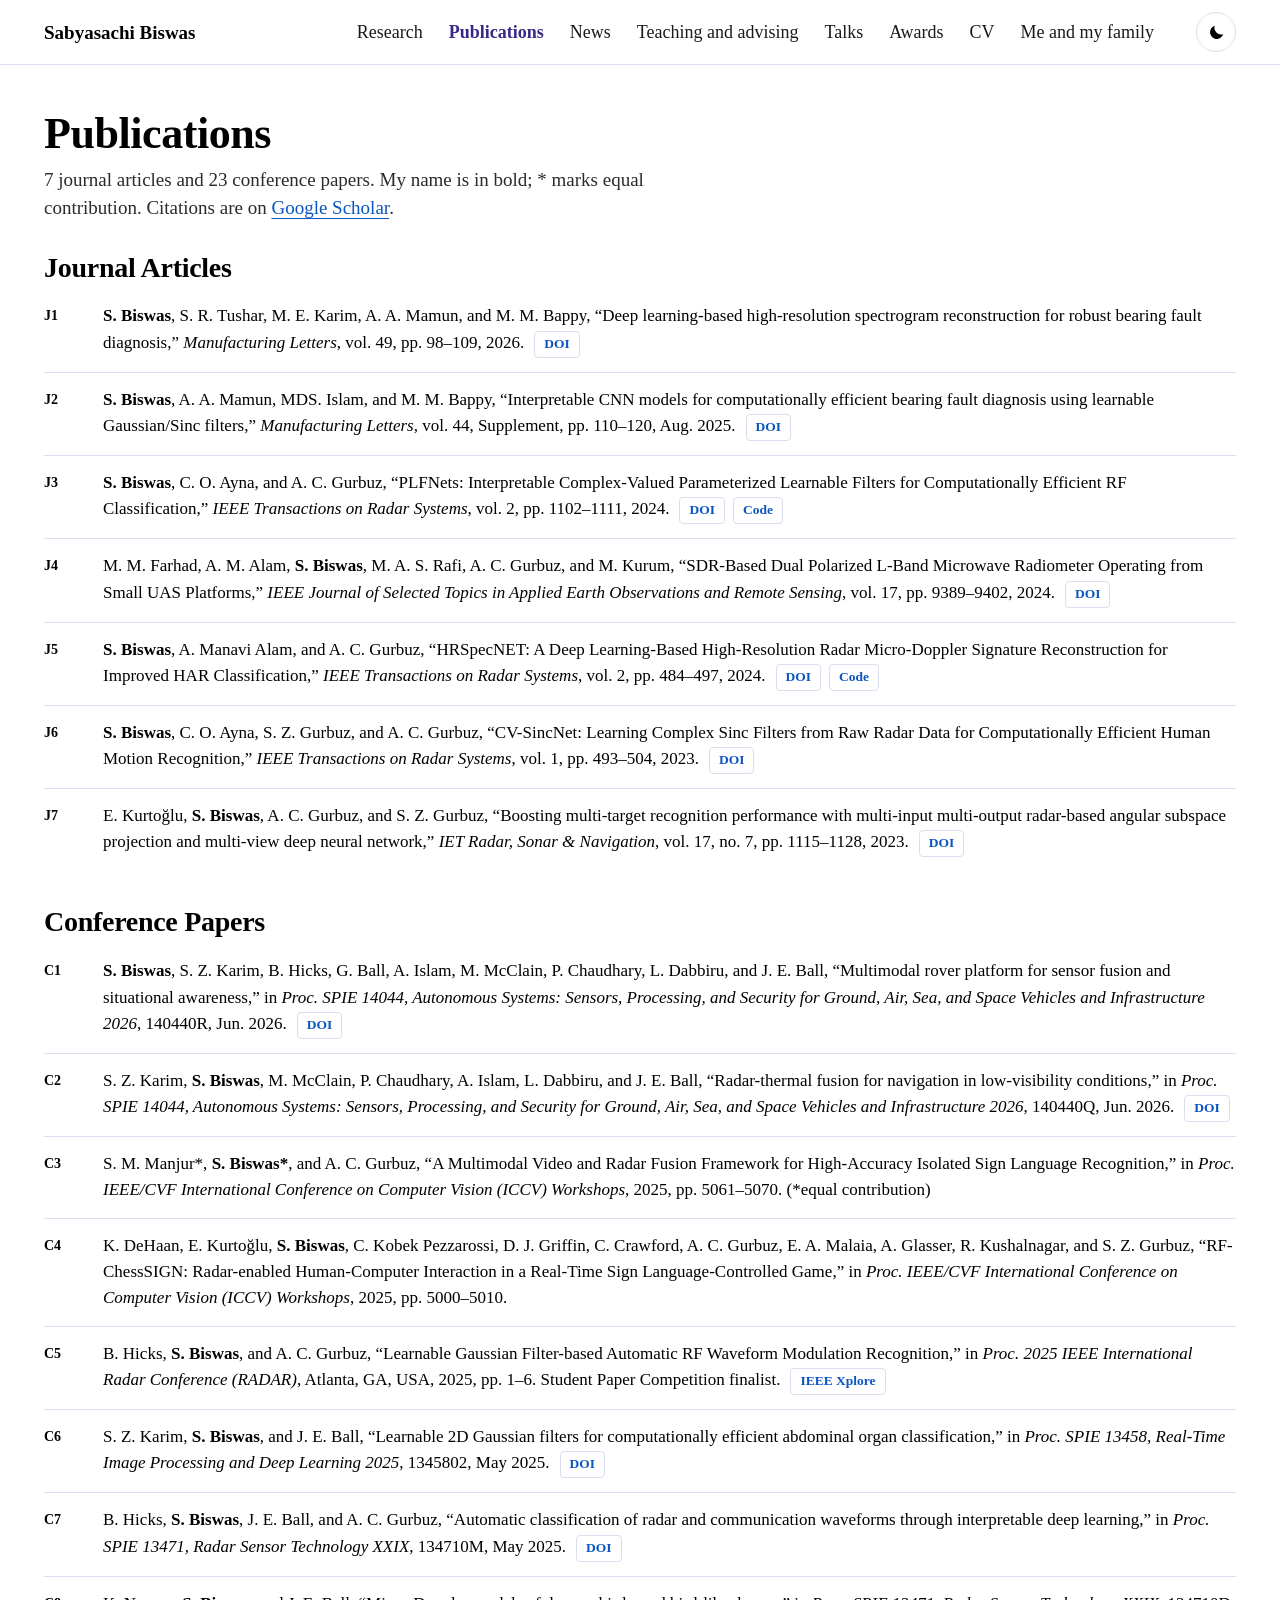
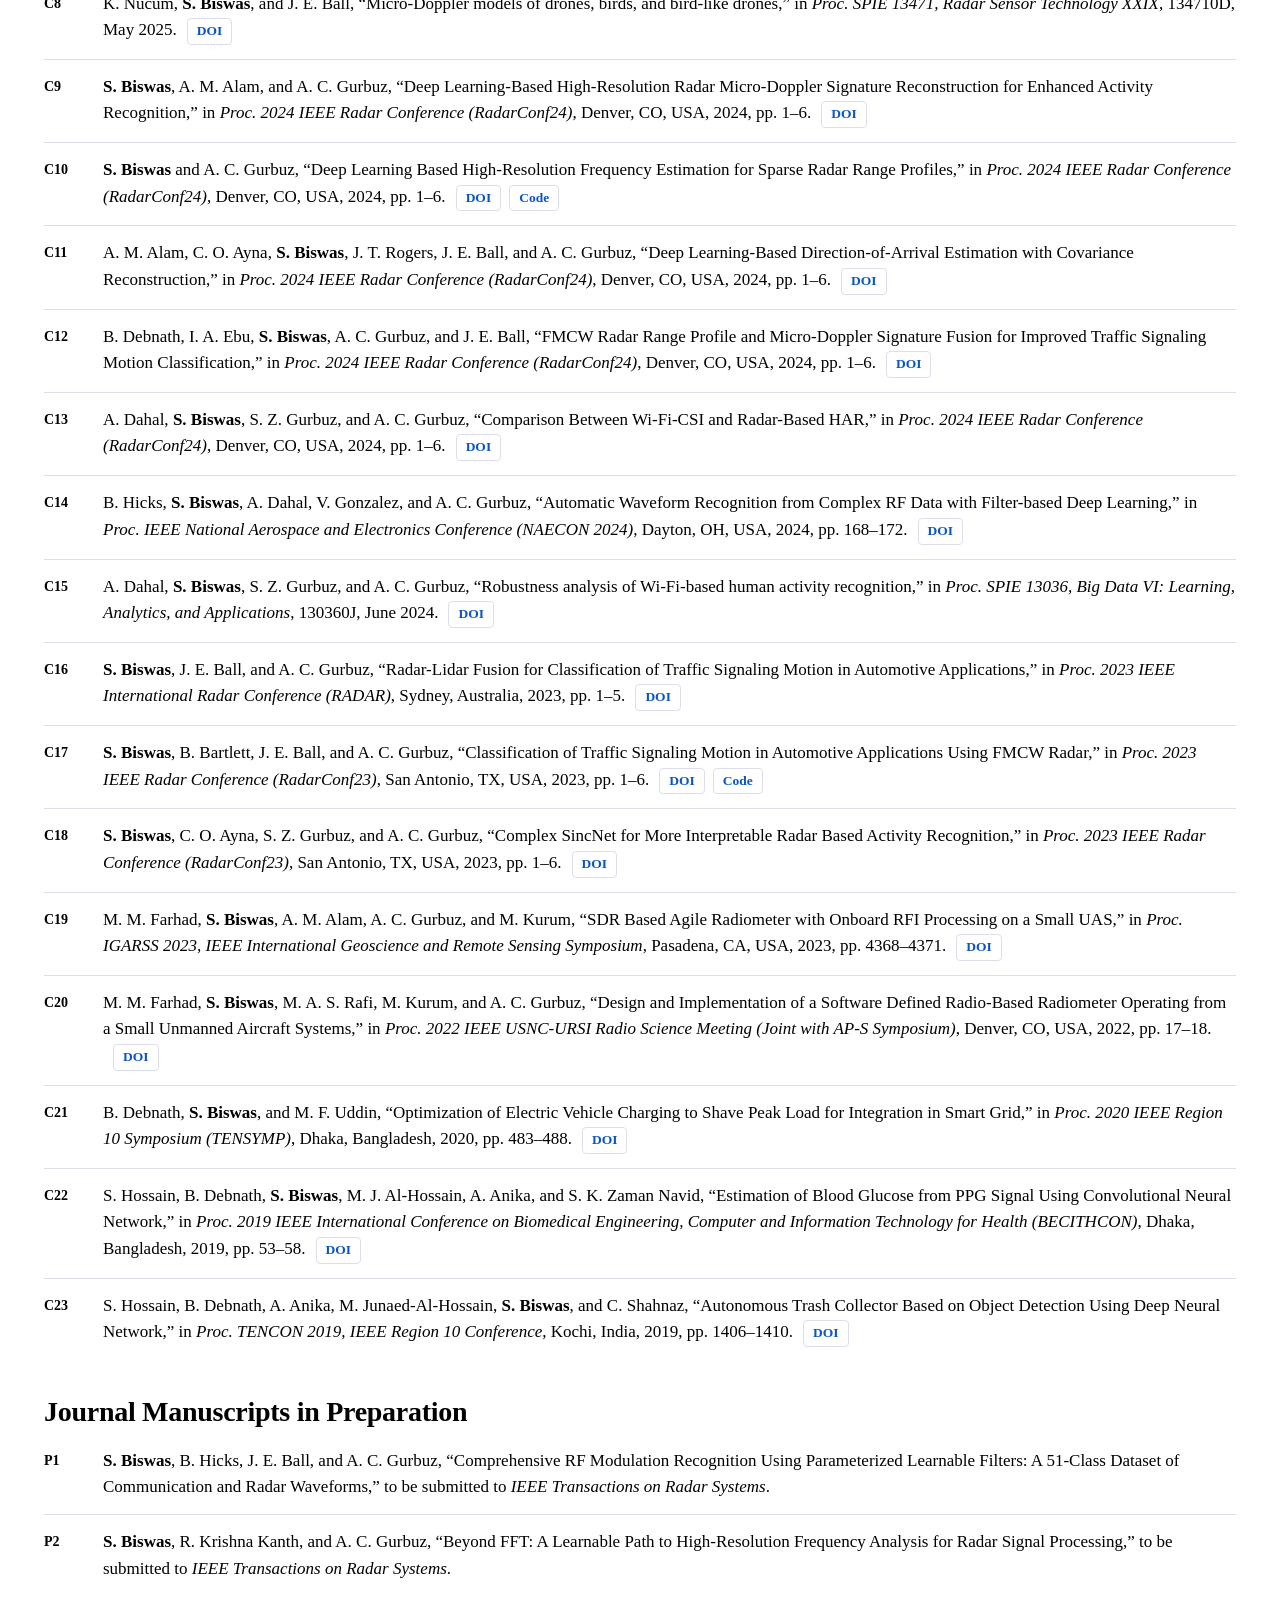
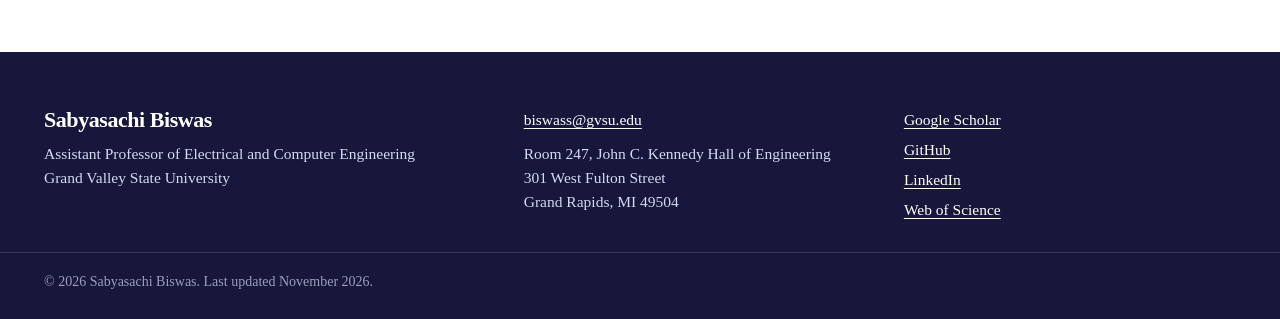
<file: publications.html>
<!DOCTYPE html>
<html lang="en">
<head>
<meta charset="utf-8">
<meta name="viewport" content="width=device-width, initial-scale=1">
<title>Publications | Sabyasachi Biswas</title>
<meta name="description" content="Journal articles and conference papers by Sabyasachi Biswas on radar signal processing, RF sensing, and interpretable deep learning.">
<link rel="canonical" href="https://sabyasachi1406147.github.io/publications.html">
<meta property="og:type" content="website">
<meta property="og:title" content="Publications | Sabyasachi Biswas">
<meta property="og:description" content="Journal articles and conference papers by Sabyasachi Biswas on radar signal processing, RF sensing, and interpretable deep learning.">
<meta property="og:url" content="https://sabyasachi1406147.github.io/publications.html">
<meta name="theme-color" content="#16173a">
<link rel="icon" href="assets/favicon.svg" type="image/svg+xml">
<link rel="preconnect" href="https://fonts.googleapis.com">
<link rel="preconnect" href="https://fonts.gstatic.com" crossorigin>
<link rel="stylesheet" href="https://fonts.googleapis.com/css2?family=Caveat:wght@500;600;700&family=Comic+Neue:wght@700&family=Schibsted+Grotesk:wght@400;500;600;700;800;900&family=Source+Serif+4:ital,opsz,wght@0,8..60,400;0,8..60,600;1,8..60,400&display=swap">
<link rel="stylesheet" href="assets/site.css?v=e926507d">
<script>(function(){var t=null,m;try{m=/[?&]theme=(dark|light)/.exec(location.search);if(m)t=m[1]}catch(e){}if(!t){m=/sbtheme=(dark|light)/.exec(window.name||"");if(m)t=m[1]}if(!t){try{t=localStorage.getItem("sb-site-theme")}catch(e){}}if(!t){m=/(?:^|;s*)sbtheme=(dark|light)/.exec(document.cookie||"");if(m)t=m[1]}document.documentElement.dataset.theme=t==="dark"?"dark":"light"})()</script>
</head>
<body class="publications-page">
<a class="skip" href="#main">Skip to content</a>
<header class="mast">
  <div class="wrap mast-in">
    <a class="wordmark" href="index.html">Sabyasachi Biswas</a>
    <nav aria-label="Main"><a href="research.html">Research</a><a href="publications.html" aria-current="page">Publications</a><a href="news.html">News</a><a href="teaching.html">Teaching and advising</a><a href="talks.html">Talks</a><a href="awards.html">Awards</a><a href="cv.html">CV</a><a href="personal.html">Me and my family</a></nav>
    <button class="theme-toggle" type="button" aria-label="Dark mode" aria-pressed="false" title="Switch between light and dark mode">
      <svg class="ic-moon" viewBox="0 0 24 24" aria-hidden="true"><path d="M20.5 14.2A8.5 8.5 0 0 1 9.8 3.5a8.5 8.5 0 1 0 10.7 10.7z" fill="currentColor"/></svg>
      <svg class="ic-sun" viewBox="0 0 24 24" aria-hidden="true"><circle cx="12" cy="12" r="4.2" fill="currentColor"/><g stroke="currentColor" stroke-width="2" stroke-linecap="round"><path d="M12 2.5v2.2M12 19.3v2.2M2.5 12h2.2M19.3 12h2.2M5.3 5.3l1.6 1.6M17.1 17.1l1.6 1.6M5.3 18.7l1.6-1.6M17.1 6.9l1.6-1.6"/></g></svg>
    </button>
  </div>
</header>
<header class="wrap research-heading page-head publications-title"><h1>Publications</h1><p class="page-lede">7 journal articles and 23 conference papers. My name is in bold; * marks equal contribution. Citations are on <a href="https://scholar.google.com/citations?user=SLDhricAAAAJ&hl=en">Google Scholar</a>.</p></header>
<main id="main">
<div class="wrap block pubs">
  <section class="pub-section" aria-labelledby="pub-journal">
    <h2 id="pub-journal">Journal Articles</h2>
    <ol class="refs">
      <li><span class="rt">J1</span><div class="rc"><b class="me">S. Biswas</b>, S. R. Tushar, M. E. Karim, A. A. Mamun, and M. M. Bappy, “Deep learning-based high-resolution spectrogram reconstruction for robust bearing fault diagnosis,” <i>Manufacturing Letters</i>, vol. 49, pp. 98–109, 2026.<span class="lk"><a href="https://doi.org/10.1016/j.mfglet.2026.07.019">DOI</a></span></div></li>
      <li><span class="rt">J2</span><div class="rc"><b class="me">S. Biswas</b>, A. A. Mamun, MDS. Islam, and M. M. Bappy, “Interpretable CNN models for computationally efficient bearing fault diagnosis using learnable Gaussian/Sinc filters,” <i>Manufacturing Letters</i>, vol. 44, Supplement, pp. 110–120, Aug. 2025.<span class="lk"><a href="https://doi.org/10.1016/j.mfglet.2025.06.015">DOI</a></span></div></li>
      <li><span class="rt">J3</span><div class="rc"><b class="me">S. Biswas</b>, C. O. Ayna, and A. C. Gurbuz, “PLFNets: Interpretable Complex-Valued Parameterized Learnable Filters for Computationally Efficient RF Classification,” <i>IEEE Transactions on Radar Systems</i>, vol. 2, pp. 1102–1111, 2024.<span class="lk"><a href="https://doi.org/10.1109/TRS.2024.3486183">DOI</a><a href="https://github.com/Sabyasachi1406147/PLFNets">Code</a></span></div></li>
      <li><span class="rt">J4</span><div class="rc">M. M. Farhad, A. M. Alam, <b class="me">S. Biswas</b>, M. A. S. Rafi, A. C. Gurbuz, and M. Kurum, “SDR-Based Dual Polarized L-Band Microwave Radiometer Operating from Small UAS Platforms,” <i>IEEE Journal of Selected Topics in Applied Earth Observations and Remote Sensing</i>, vol. 17, pp. 9389–9402, 2024.<span class="lk"><a href="https://doi.org/10.1109/JSTARS.2024.3394054">DOI</a></span></div></li>
      <li><span class="rt">J5</span><div class="rc"><b class="me">S. Biswas</b>, A. Manavi Alam, and A. C. Gurbuz, “HRSpecNET: A Deep Learning-Based High-Resolution Radar Micro-Doppler Signature Reconstruction for Improved HAR Classification,” <i>IEEE Transactions on Radar Systems</i>, vol. 2, pp. 484–497, 2024.<span class="lk"><a href="https://doi.org/10.1109/TRS.2024.3396172">DOI</a><a href="https://github.com/Sabyasachi1406147/HRSpecNet">Code</a></span></div></li>
      <li><span class="rt">J6</span><div class="rc"><b class="me">S. Biswas</b>, C. O. Ayna, S. Z. Gurbuz, and A. C. Gurbuz, “CV-SincNet: Learning Complex Sinc Filters from Raw Radar Data for Computationally Efficient Human Motion Recognition,” <i>IEEE Transactions on Radar Systems</i>, vol. 1, pp. 493–504, 2023.<span class="lk"><a href="https://doi.org/10.1109/TRS.2023.3310894">DOI</a></span></div></li>
      <li><span class="rt">J7</span><div class="rc">E. Kurtoğlu, <b class="me">S. Biswas</b>, A. C. Gurbuz, and S. Z. Gurbuz, “Boosting multi-target recognition performance with multi-input multi-output radar-based angular subspace projection and multi-view deep neural network,” <i>IET Radar, Sonar &amp; Navigation</i>, vol. 17, no. 7, pp. 1115–1128, 2023.<span class="lk"><a href="https://doi.org/10.1049/rsn2.12405">DOI</a></span></div></li>
    </ol>
  </section>
  <section class="pub-section" aria-labelledby="pub-conference">
    <h2 id="pub-conference">Conference Papers</h2>
    <ol class="refs">
      <li><span class="rt">C1</span><div class="rc"><b class="me">S. Biswas</b>, S. Z. Karim, B. Hicks, G. Ball, A. Islam, M. McClain, P. Chaudhary, L. Dabbiru, and J. E. Ball, “Multimodal rover platform for sensor fusion and situational awareness,” in <i>Proc. SPIE 14044, Autonomous Systems: Sensors, Processing, and Security for Ground, Air, Sea, and Space Vehicles and Infrastructure 2026</i>, 140440R, Jun. 2026.<span class="lk"><a href="https://doi.org/10.1117/12.3095052">DOI</a></span></div></li>
      <li><span class="rt">C2</span><div class="rc">S. Z. Karim, <b class="me">S. Biswas</b>, M. McClain, P. Chaudhary, A. Islam, L. Dabbiru, and J. E. Ball, “Radar-thermal fusion for navigation in low-visibility conditions,” in <i>Proc. SPIE 14044, Autonomous Systems: Sensors, Processing, and Security for Ground, Air, Sea, and Space Vehicles and Infrastructure 2026</i>, 140440Q, Jun. 2026.<span class="lk"><a href="https://doi.org/10.1117/12.3094964">DOI</a></span></div></li>
      <li><span class="rt">C3</span><div class="rc">S. M. Manjur*, <b class="me">S. Biswas*</b>, and A. C. Gurbuz, “A Multimodal Video and Radar Fusion Framework for High-Accuracy Isolated Sign Language Recognition,” in <i>Proc. IEEE/CVF International Conference on Computer Vision (ICCV) Workshops</i>, 2025, pp. 5061–5070. (*equal contribution)</div></li>
      <li><span class="rt">C4</span><div class="rc">K. DeHaan, E. Kurtoğlu, <b class="me">S. Biswas</b>, C. Kobek Pezzarossi, D. J. Griffin, C. Crawford, A. C. Gurbuz, E. A. Malaia, A. Glasser, R. Kushalnagar, and S. Z. Gurbuz, “RF-ChessSIGN: Radar-enabled Human-Computer Interaction in a Real-Time Sign Language-Controlled Game,” in <i>Proc. IEEE/CVF International Conference on Computer Vision (ICCV) Workshops</i>, 2025, pp. 5000–5010.</div></li>
      <li><span class="rt">C5</span><div class="rc">B. Hicks, <b class="me">S. Biswas</b>, and A. C. Gurbuz, “Learnable Gaussian Filter-based Automatic RF Waveform Modulation Recognition,” in <i>Proc. 2025 IEEE International Radar Conference (RADAR)</i>, Atlanta, GA, USA, 2025, pp. 1–6. Student Paper Competition finalist.<span class="lk"><a href="https://ieeexplore.ieee.org/document/11162602">IEEE Xplore</a></span></div></li>
      <li><span class="rt">C6</span><div class="rc">S. Z. Karim, <b class="me">S. Biswas</b>, and J. E. Ball, “Learnable 2D Gaussian filters for computationally efficient abdominal organ classification,” in <i>Proc. SPIE 13458, Real-Time Image Processing and Deep Learning 2025</i>, 1345802, May 2025.<span class="lk"><a href="https://doi.org/10.1117/12.3053222">DOI</a></span></div></li>
      <li><span class="rt">C7</span><div class="rc">B. Hicks, <b class="me">S. Biswas</b>, J. E. Ball, and A. C. Gurbuz, “Automatic classification of radar and communication waveforms through interpretable deep learning,” in <i>Proc. SPIE 13471, Radar Sensor Technology XXIX</i>, 134710M, May 2025.<span class="lk"><a href="https://doi.org/10.1117/12.3054111">DOI</a></span></div></li>
      <li><span class="rt">C8</span><div class="rc">K. Nucum, <b class="me">S. Biswas</b>, and J. E. Ball, “Micro-Doppler models of drones, birds, and bird-like drones,” in <i>Proc. SPIE 13471, Radar Sensor Technology XXIX</i>, 134710D, May 2025.<span class="lk"><a href="https://doi.org/10.1117/12.3052657">DOI</a></span></div></li>
      <li><span class="rt">C9</span><div class="rc"><b class="me">S. Biswas</b>, A. M. Alam, and A. C. Gurbuz, “Deep Learning-Based High-Resolution Radar Micro-Doppler Signature Reconstruction for Enhanced Activity Recognition,” in <i>Proc. 2024 IEEE Radar Conference (RadarConf24)</i>, Denver, CO, USA, 2024, pp. 1–6.<span class="lk"><a href="https://doi.org/10.1109/RadarConf2458775.2024.10548969">DOI</a></span></div></li>
      <li><span class="rt">C10</span><div class="rc"><b class="me">S. Biswas</b> and A. C. Gurbuz, “Deep Learning Based High-Resolution Frequency Estimation for Sparse Radar Range Profiles,” in <i>Proc. 2024 IEEE Radar Conference (RadarConf24)</i>, Denver, CO, USA, 2024, pp. 1–6.<span class="lk"><a href="https://doi.org/10.1109/RadarConf2458775.2024.10548421">DOI</a><a href="https://github.com/Sabyasachi1406147/HRFreqNet">Code</a></span></div></li>
      <li><span class="rt">C11</span><div class="rc">A. M. Alam, C. O. Ayna, <b class="me">S. Biswas</b>, J. T. Rogers, J. E. Ball, and A. C. Gurbuz, “Deep Learning-Based Direction-of-Arrival Estimation with Covariance Reconstruction,” in <i>Proc. 2024 IEEE Radar Conference (RadarConf24)</i>, Denver, CO, USA, 2024, pp. 1–6.<span class="lk"><a href="https://doi.org/10.1109/RadarConf2458775.2024.10548988">DOI</a></span></div></li>
      <li><span class="rt">C12</span><div class="rc">B. Debnath, I. A. Ebu, <b class="me">S. Biswas</b>, A. C. Gurbuz, and J. E. Ball, “FMCW Radar Range Profile and Micro-Doppler Signature Fusion for Improved Traffic Signaling Motion Classification,” in <i>Proc. 2024 IEEE Radar Conference (RadarConf24)</i>, Denver, CO, USA, 2024, pp. 1–6.<span class="lk"><a href="https://doi.org/10.1109/RadarConf2458775.2024.10548322">DOI</a></span></div></li>
      <li><span class="rt">C13</span><div class="rc">A. Dahal, <b class="me">S. Biswas</b>, S. Z. Gurbuz, and A. C. Gurbuz, “Comparison Between Wi-Fi-CSI and Radar-Based HAR,” in <i>Proc. 2024 IEEE Radar Conference (RadarConf24)</i>, Denver, CO, USA, 2024, pp. 1–6.<span class="lk"><a href="https://doi.org/10.1109/RadarConf2458775.2024.10548515">DOI</a></span></div></li>
      <li><span class="rt">C14</span><div class="rc">B. Hicks, <b class="me">S. Biswas</b>, A. Dahal, V. Gonzalez, and A. C. Gurbuz, “Automatic Waveform Recognition from Complex RF Data with Filter-based Deep Learning,” in <i>Proc. IEEE National Aerospace and Electronics Conference (NAECON 2024)</i>, Dayton, OH, USA, 2024, pp. 168–172.<span class="lk"><a href="https://doi.org/10.1109/NAECON61878.2024.10670353">DOI</a></span></div></li>
      <li><span class="rt">C15</span><div class="rc">A. Dahal, <b class="me">S. Biswas</b>, S. Z. Gurbuz, and A. C. Gurbuz, “Robustness analysis of Wi-Fi-based human activity recognition,” in <i>Proc. SPIE 13036, Big Data VI: Learning, Analytics, and Applications</i>, 130360J, June 2024.<span class="lk"><a href="https://doi.org/10.1117/12.3014010">DOI</a></span></div></li>
      <li><span class="rt">C16</span><div class="rc"><b class="me">S. Biswas</b>, J. E. Ball, and A. C. Gurbuz, “Radar-Lidar Fusion for Classification of Traffic Signaling Motion in Automotive Applications,” in <i>Proc. 2023 IEEE International Radar Conference (RADAR)</i>, Sydney, Australia, 2023, pp. 1–5.<span class="lk"><a href="https://doi.org/10.1109/RADAR54928.2023.10371020">DOI</a></span></div></li>
      <li><span class="rt">C17</span><div class="rc"><b class="me">S. Biswas</b>, B. Bartlett, J. E. Ball, and A. C. Gurbuz, “Classification of Traffic Signaling Motion in Automotive Applications Using FMCW Radar,” in <i>Proc. 2023 IEEE Radar Conference (RadarConf23)</i>, San Antonio, TX, USA, 2023, pp. 1–6.<span class="lk"><a href="https://doi.org/10.1109/RadarConf2351548.2023.10149728">DOI</a><a href="https://github.com/Sabyasachi1406147/Traffic_sign_detection">Code</a></span></div></li>
      <li><span class="rt">C18</span><div class="rc"><b class="me">S. Biswas</b>, C. O. Ayna, S. Z. Gurbuz, and A. C. Gurbuz, “Complex SincNet for More Interpretable Radar Based Activity Recognition,” in <i>Proc. 2023 IEEE Radar Conference (RadarConf23)</i>, San Antonio, TX, USA, 2023, pp. 1–6.<span class="lk"><a href="https://doi.org/10.1109/RadarConf2351548.2023.10149682">DOI</a></span></div></li>
      <li><span class="rt">C19</span><div class="rc">M. M. Farhad, <b class="me">S. Biswas</b>, A. M. Alam, A. C. Gurbuz, and M. Kurum, “SDR Based Agile Radiometer with Onboard RFI Processing on a Small UAS,” in <i>Proc. IGARSS 2023, IEEE International Geoscience and Remote Sensing Symposium</i>, Pasadena, CA, USA, 2023, pp. 4368–4371.<span class="lk"><a href="https://doi.org/10.1109/IGARSS52108.2023.10282140">DOI</a></span></div></li>
      <li><span class="rt">C20</span><div class="rc">M. M. Farhad, <b class="me">S. Biswas</b>, M. A. S. Rafi, M. Kurum, and A. C. Gurbuz, “Design and Implementation of a Software Defined Radio-Based Radiometer Operating from a Small Unmanned Aircraft Systems,” in <i>Proc. 2022 IEEE USNC-URSI Radio Science Meeting (Joint with AP-S Symposium)</i>, Denver, CO, USA, 2022, pp. 17–18.<span class="lk"><a href="https://doi.org/10.23919/USNC-URSI52669.2022.9887529">DOI</a></span></div></li>
      <li><span class="rt">C21</span><div class="rc">B. Debnath, <b class="me">S. Biswas</b>, and M. F. Uddin, “Optimization of Electric Vehicle Charging to Shave Peak Load for Integration in Smart Grid,” in <i>Proc. 2020 IEEE Region 10 Symposium (TENSYMP)</i>, Dhaka, Bangladesh, 2020, pp. 483–488.<span class="lk"><a href="https://doi.org/10.1109/TENSYMP50017.2020.9231029">DOI</a></span></div></li>
      <li><span class="rt">C22</span><div class="rc">S. Hossain, B. Debnath, <b class="me">S. Biswas</b>, M. J. Al-Hossain, A. Anika, and S. K. Zaman Navid, “Estimation of Blood Glucose from PPG Signal Using Convolutional Neural Network,” in <i>Proc. 2019 IEEE International Conference on Biomedical Engineering, Computer and Information Technology for Health (BECITHCON)</i>, Dhaka, Bangladesh, 2019, pp. 53–58.<span class="lk"><a href="https://doi.org/10.1109/BECITHCON48839.2019.9063187">DOI</a></span></div></li>
      <li><span class="rt">C23</span><div class="rc">S. Hossain, B. Debnath, A. Anika, M. Junaed-Al-Hossain, <b class="me">S. Biswas</b>, and C. Shahnaz, “Autonomous Trash Collector Based on Object Detection Using Deep Neural Network,” in <i>Proc. TENCON 2019, IEEE Region 10 Conference</i>, Kochi, India, 2019, pp. 1406–1410.<span class="lk"><a href="https://doi.org/10.1109/TENCON.2019.8929270">DOI</a></span></div></li>
    </ol>
  </section>
  <section class="pub-section" aria-labelledby="pub-prep">
    <h2 id="pub-prep">Journal Manuscripts in Preparation</h2>
    <ol class="refs">
      <li><span class="rt">P1</span><div class="rc"><b class="me">S. Biswas</b>, B. Hicks, J. E. Ball, and A. C. Gurbuz, “Comprehensive RF Modulation Recognition Using Parameterized Learnable Filters: A 51-Class Dataset of Communication and Radar Waveforms,” to be submitted to <i>IEEE Transactions on Radar Systems</i>.</div></li>
      <li><span class="rt">P2</span><div class="rc"><b class="me">S. Biswas</b>, R. Krishna Kanth, and A. C. Gurbuz, “Beyond FFT: A Learnable Path to High-Resolution Frequency Analysis for Radar Signal Processing,” to be submitted to <i>IEEE Transactions on Radar Systems</i>.</div></li>
    </ol>
  </section>
</div>
</main>
<footer class="foot">
  <div class="wrap foot-in">
    <div>
      <p class="foot-name">Sabyasachi Biswas</p>
      <p>Assistant Professor of Electrical and Computer Engineering<br>Grand Valley State University</p>
    </div>
    <div>
      <p><a href="mailto:biswass@gvsu.edu">biswass@gvsu.edu</a></p>
      <p>Room 247, John C. Kennedy Hall of Engineering<br>301 West Fulton Street<br>Grand Rapids, MI 49504</p>
    </div>
    <div>
      <ul class="foot-links"><li><a href="https://scholar.google.com/citations?user=SLDhricAAAAJ&hl=en">Google Scholar</a></li><li><a href="https://github.com/Sabyasachi1406147">GitHub</a></li><li><a href="https://www.linkedin.com/in/sabyasachi-biswas-584589117/">LinkedIn</a></li><li><a href="https://www.webofscience.com/wos/author/record/JFA-3339-2023">Web of Science</a></li></ul>
    </div>
  </div>
  <div class="wrap foot-base"><p>© 2026 Sabyasachi Biswas. Last updated November 2026.</p></div>
</footer>
<script src="assets/site.js?v=e926507d" defer></script>
</body>
</html>
</file>
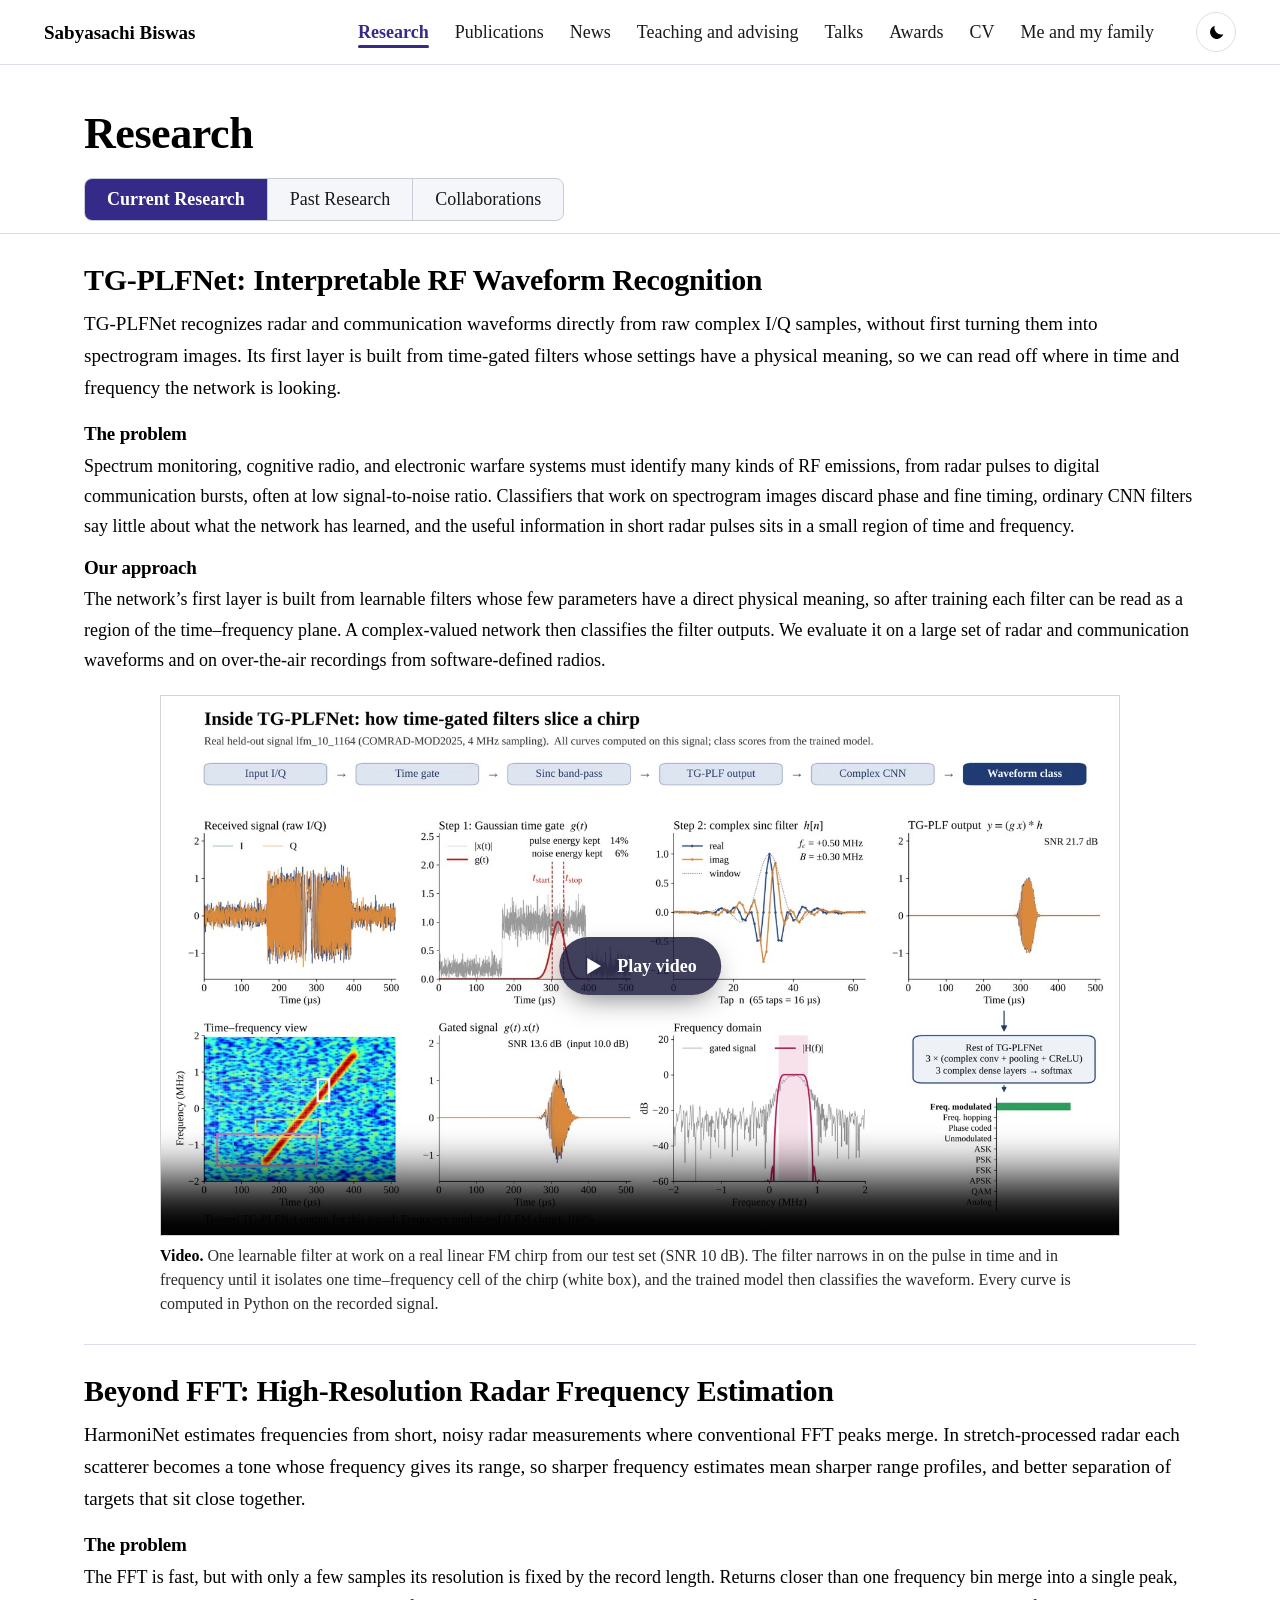
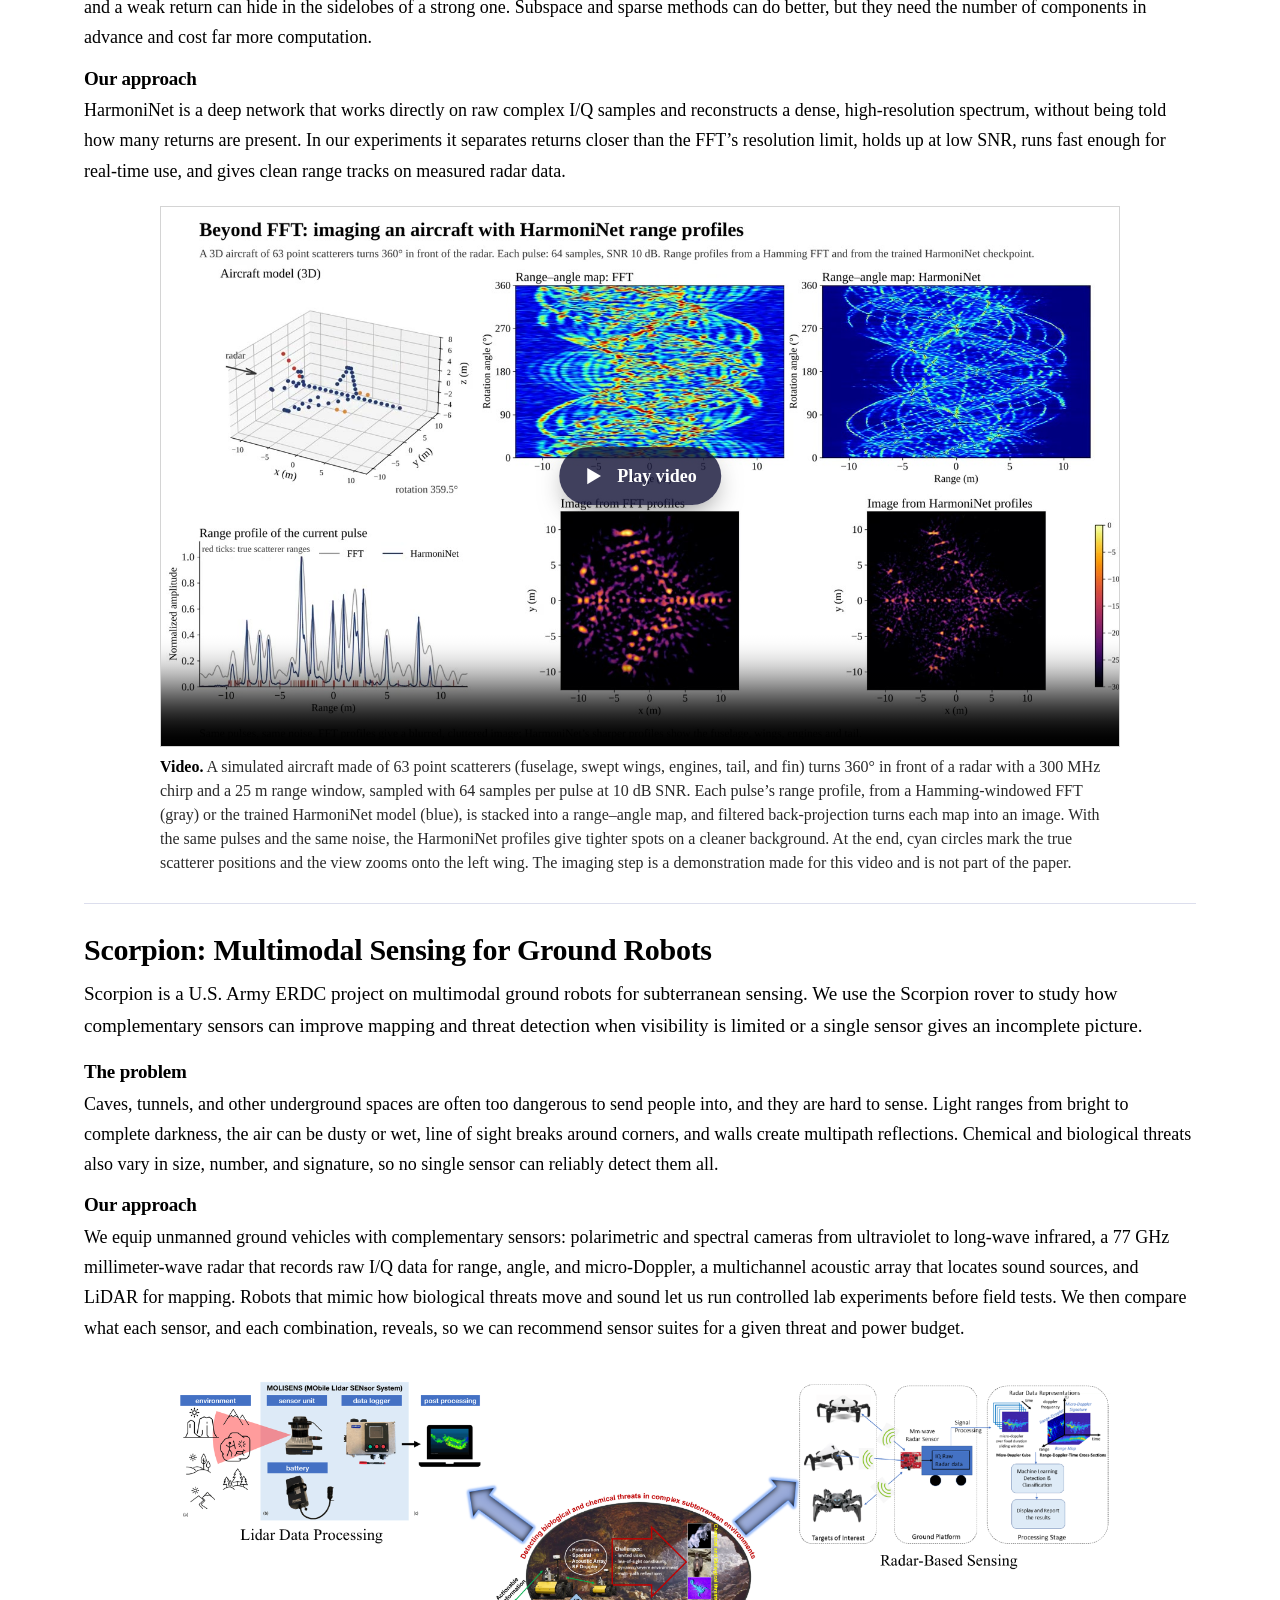
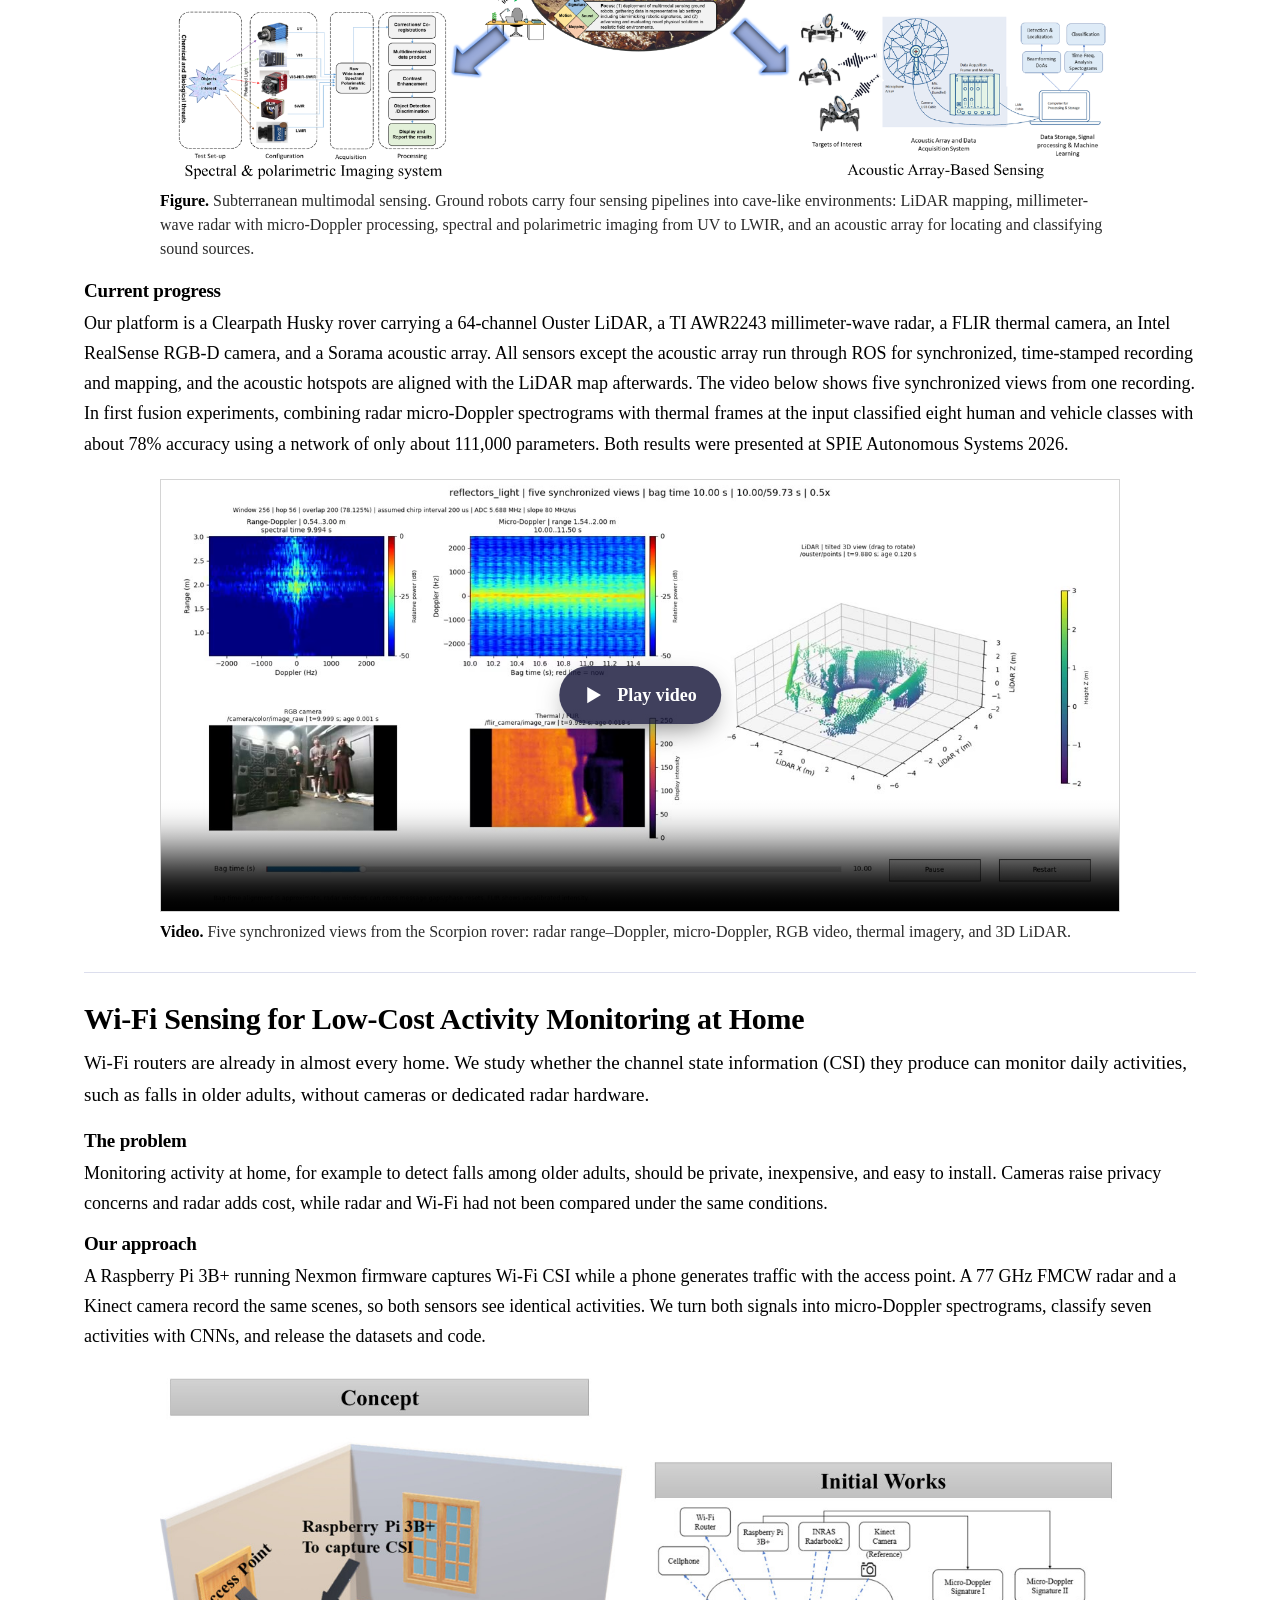
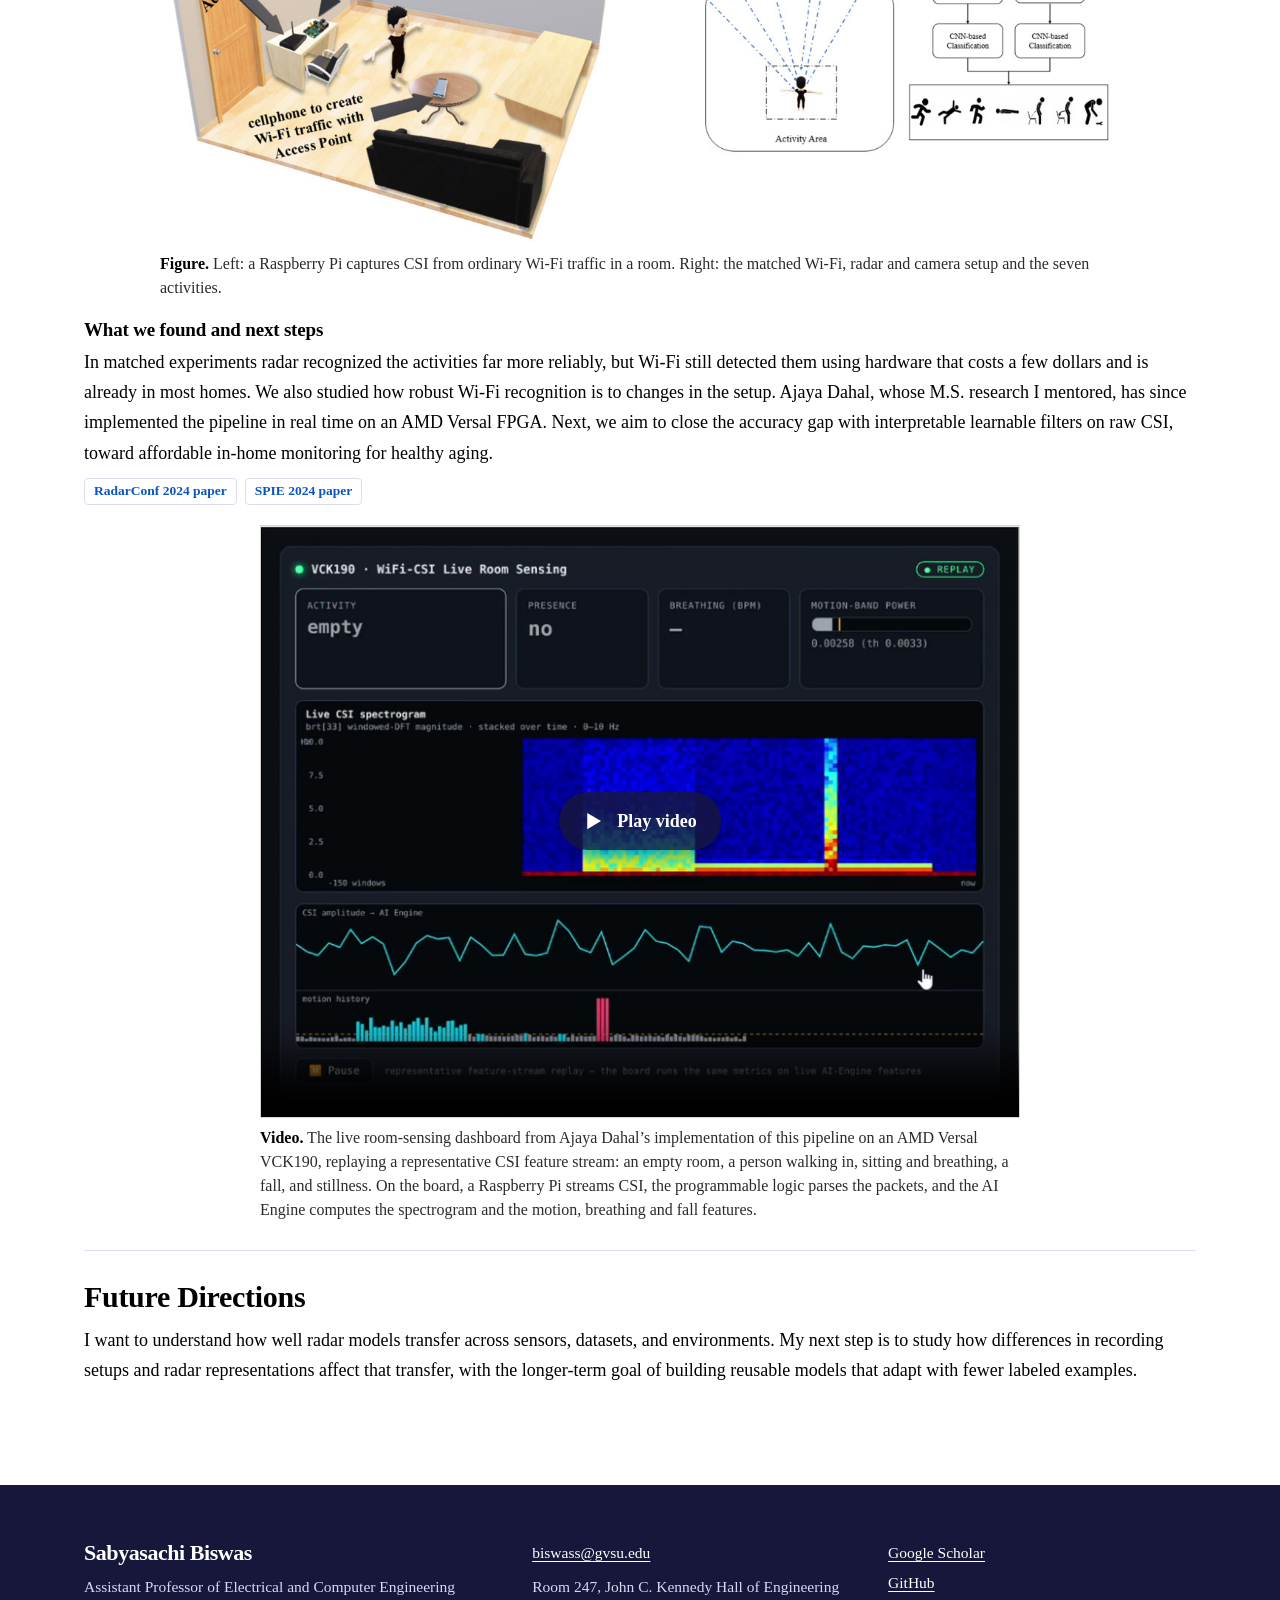
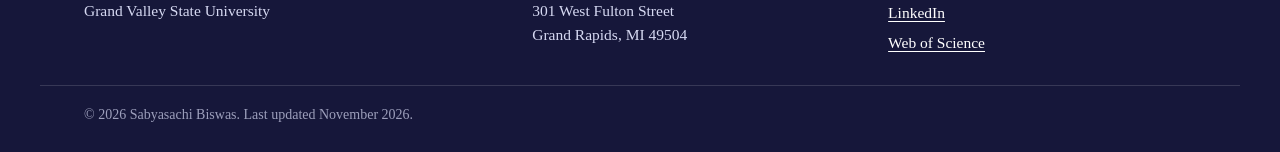
<file: research.html>
<!DOCTYPE html>
<html lang="en">
<head>
<meta charset="utf-8">
<meta name="viewport" content="width=device-width, initial-scale=1">
<title>Current Research | Sabyasachi Biswas</title>
<meta name="description" content="Current research on interpretable RF learning, high-resolution radar processing, and multimodal sensing.">
<link rel="canonical" href="https://sabyasachi1406147.github.io/research.html">
<meta property="og:type" content="website">
<meta property="og:title" content="Current Research | Sabyasachi Biswas">
<meta property="og:description" content="Current research on interpretable RF learning, high-resolution radar processing, and multimodal sensing.">
<meta property="og:url" content="https://sabyasachi1406147.github.io/research.html">
<meta name="theme-color" content="#16173a">
<link rel="icon" href="assets/favicon.svg" type="image/svg+xml">
<link rel="preconnect" href="https://fonts.googleapis.com">
<link rel="preconnect" href="https://fonts.gstatic.com" crossorigin>
<link rel="stylesheet" href="https://fonts.googleapis.com/css2?family=Caveat:wght@500;600;700&family=Comic+Neue:wght@700&family=Schibsted+Grotesk:wght@400;500;600;700;800;900&family=Source+Serif+4:ital,opsz,wght@0,8..60,400;0,8..60,600;1,8..60,400&display=swap">
<link rel="stylesheet" href="assets/site.css?v=e926507d">
<script>(function(){var t=null,m;try{m=/[?&]theme=(dark|light)/.exec(location.search);if(m)t=m[1]}catch(e){}if(!t){m=/sbtheme=(dark|light)/.exec(window.name||"");if(m)t=m[1]}if(!t){try{t=localStorage.getItem("sb-site-theme")}catch(e){}}if(!t){m=/(?:^|;s*)sbtheme=(dark|light)/.exec(document.cookie||"");if(m)t=m[1]}document.documentElement.dataset.theme=t==="dark"?"dark":"light"})()</script>
</head>
<body class="research-page">
<a class="skip" href="#main">Skip to content</a>
<header class="mast">
  <div class="wrap mast-in">
    <a class="wordmark" href="index.html">Sabyasachi Biswas</a>
    <nav aria-label="Main"><a href="research.html" aria-current="page">Research</a><a href="publications.html">Publications</a><a href="news.html">News</a><a href="teaching.html">Teaching and advising</a><a href="talks.html">Talks</a><a href="awards.html">Awards</a><a href="cv.html">CV</a><a href="personal.html">Me and my family</a></nav>
    <button class="theme-toggle" type="button" aria-label="Dark mode" aria-pressed="false" title="Switch between light and dark mode">
      <svg class="ic-moon" viewBox="0 0 24 24" aria-hidden="true"><path d="M20.5 14.2A8.5 8.5 0 0 1 9.8 3.5a8.5 8.5 0 1 0 10.7 10.7z" fill="currentColor"/></svg>
      <svg class="ic-sun" viewBox="0 0 24 24" aria-hidden="true"><circle cx="12" cy="12" r="4.2" fill="currentColor"/><g stroke="currentColor" stroke-width="2" stroke-linecap="round"><path d="M12 2.5v2.2M12 19.3v2.2M2.5 12h2.2M19.3 12h2.2M5.3 5.3l1.6 1.6M17.1 17.1l1.6 1.6M5.3 18.7l1.6-1.6M17.1 6.9l1.6-1.6"/></g></svg>
    </button>
  </div>
</header>
<header class="wrap research-heading">
    <h1>Research</h1>
  </header>
  <div class="research-tabs"><div class="wrap"><nav class="research-nav" aria-label="Research">
    <a href="research.html" aria-current="page">Current<span class="tab-long"> Research</span></a>
    <a href="past-research.html">Past<span class="tab-long"> Research</span></a>
    <a href="collaborations.html">Collaborations</a>
  </nav></div></div>
<main id="main">
<div class="wrap research-projects">
      <article class="research-project" aria-labelledby="tg-plfnet">
    <h2 id="tg-plfnet">TG-PLFNet: Interpretable RF Waveform Recognition</h2>
    
    <p class="research-summary">TG-PLFNet recognizes radar and communication waveforms directly from raw complex I/Q samples, without first turning them into spectrogram images. Its first layer is built from time-gated filters whose settings have a physical meaning, so we can read off where in time and frequency the network is looking.</p>
    <div class="research-points"><section>
      <h3>The problem</h3>
      <p>Spectrum monitoring, cognitive radio, and electronic warfare systems must identify many kinds of RF emissions, from radar pulses to digital communication bursts, often at low signal-to-noise ratio. Classifiers that work on spectrogram images discard phase and fine timing, ordinary CNN filters say little about what the network has learned, and the useful information in short radar pulses sits in a small region of time and frequency.</p>
    </section><section>
      <h3>Our approach</h3>
      <p>The network’s first layer is built from learnable filters whose few parameters have a direct physical meaning, so after training each filter can be read as a region of the time–frequency plane. A complex-valued network then classifies the filter outputs. We evaluate it on a large set of radar and communication waveforms and on over-the-air recordings from software-defined radios.</p>
    </section></div>
    
    
    
    
    <figure class="research-media">
        <video controls playsinline preload="metadata" data-playbtn poster="assets/research/tg-plfnet-lfm-explainer.jpg" aria-describedby="tg-plfnet-video-caption">
          <source src="assets/research/tg-plfnet-lfm-explainer.mp4" type="video/mp4">
          <a href="assets/research/tg-plfnet-lfm-explainer.mp4">Download the video</a>
        </video>
        <figcaption id="tg-plfnet-video-caption"><b>Video.</b> One learnable filter at work on a real linear FM chirp from our test set (SNR 10 dB). The filter narrows in on the pulse in time and in frequency until it isolates one time–frequency cell of the chirp (white box), and the trained model then classifies the waveform. Every curve is computed in Python on the recorded signal.</figcaption>
      </figure>
  </article>
<article class="research-project" aria-labelledby="beyond-fft">
    <h2 id="beyond-fft">Beyond FFT: High-Resolution Radar Frequency Estimation</h2>
    
    <p class="research-summary">HarmoniNet estimates frequencies from short, noisy radar measurements where conventional FFT peaks merge. In stretch-processed radar each scatterer becomes a tone whose frequency gives its range, so sharper frequency estimates mean sharper range profiles, and better separation of targets that sit close together.</p>
    <div class="research-points"><section>
      <h3>The problem</h3>
      <p>The FFT is fast, but with only a few samples its resolution is fixed by the record length. Returns closer than one frequency bin merge into a single peak, and a weak return can hide in the sidelobes of a strong one. Subspace and sparse methods can do better, but they need the number of components in advance and cost far more computation.</p>
    </section><section>
      <h3>Our approach</h3>
      <p>HarmoniNet is a deep network that works directly on raw complex I/Q samples and reconstructs a dense, high-resolution spectrum, without being told how many returns are present. In our experiments it separates returns closer than the FFT’s resolution limit, holds up at low SNR, runs fast enough for real-time use, and gives clean range tracks on measured radar data.</p>
    </section></div>
    
    
    
    
    <figure class="research-media">
        <video controls playsinline preload="metadata" data-playbtn poster="assets/research/harmoninet-aircraft.jpg" aria-describedby="beyond-fft-video-caption">
          <source src="assets/research/harmoninet-aircraft.mp4" type="video/mp4">
          <a href="assets/research/harmoninet-aircraft.mp4">Download the video</a>
        </video>
        <figcaption id="beyond-fft-video-caption"><b>Video.</b> A simulated aircraft made of 63 point scatterers (fuselage, swept wings, engines, tail, and fin) turns 360° in front of a radar with a 300 MHz chirp and a 25 m range window, sampled with 64 samples per pulse at 10 dB SNR. Each pulse’s range profile, from a Hamming-windowed FFT (gray) or the trained HarmoniNet model (blue), is stacked into a range–angle map, and filtered back-projection turns each map into an image. With the same pulses and the same noise, the HarmoniNet profiles give tighter spots on a cleaner background. At the end, cyan circles mark the true scatterer positions and the view zooms onto the left wing. The imaging step is a demonstration made for this video and is not part of the paper.</figcaption>
      </figure>
  </article>
<article class="research-project" aria-labelledby="scorpion">
    <h2 id="scorpion">Scorpion: Multimodal Sensing for Ground Robots</h2>
    
    <p class="research-summary">Scorpion is a U.S. Army ERDC project on multimodal ground robots for subterranean sensing. We use the Scorpion rover to study how complementary sensors can improve mapping and threat detection when visibility is limited or a single sensor gives an incomplete picture.</p>
    <div class="research-points"><section>
      <h3>The problem</h3>
      <p>Caves, tunnels, and other underground spaces are often too dangerous to send people into, and they are hard to sense. Light ranges from bright to complete darkness, the air can be dusty or wet, line of sight breaks around corners, and walls create multipath reflections. Chemical and biological threats also vary in size, number, and signature, so no single sensor can reliably detect them all.</p>
    </section><section>
      <h3>Our approach</h3>
      <p>We equip unmanned ground vehicles with complementary sensors: polarimetric and spectral cameras from ultraviolet to long-wave infrared, a 77 GHz millimeter-wave radar that records raw I/Q data for range, angle, and micro-Doppler, a multichannel acoustic array that locates sound sources, and LiDAR for mapping. Robots that mimic how biological threats move and sound let us run controlled lab experiments before field tests. We then compare what each sensor, and each combination, reveals, so we can recommend sensor suites for a given threat and power budget.</p>
    </section></div>
    <figure class="research-media">
        <a href="assets/research/scorpion-thrust.png"><img src="assets/research/scorpion-thrust.png" alt="Center: robots detecting threats in a cave. Around it: LiDAR mapping, radar sensing, spectral and polarimetric imaging, and acoustic-array sensing pipelines." loading="lazy"></a>
        <figcaption><b>Figure.</b> Subterranean multimodal sensing. Ground robots carry four sensing pipelines into cave-like environments: LiDAR mapping, millimeter-wave radar with micro-Doppler processing, spectral and polarimetric imaging from UV to LWIR, and an acoustic array for locating and classifying sound sources.</figcaption>
      </figure>
    <div class="research-points"><section>
      <h3>Current progress</h3>
      <p>Our platform is a Clearpath Husky rover carrying a 64-channel Ouster LiDAR, a TI AWR2243 millimeter-wave radar, a FLIR thermal camera, an Intel RealSense RGB-D camera, and a Sorama acoustic array. All sensors except the acoustic array run through ROS for synchronized, time-stamped recording and mapping, and the acoustic hotspots are aligned with the LiDAR map afterwards. The video below shows five synchronized views from one recording. In first fusion experiments, combining radar micro-Doppler spectrograms with thermal frames at the input classified eight human and vehicle classes with about 78% accuracy using a network of only about 111,000 parameters. Both results were presented at SPIE Autonomous Systems 2026.</p>
    </section></div>
    
    
    <figure class="research-media">
        <video controls playsinline preload="metadata" data-playbtn poster="assets/research/scorpion-five-views.jpg" aria-describedby="scorpion-video-caption">
          <source src="assets/research/scorpion-five-views.mp4" type="video/mp4">
          <a href="assets/research/scorpion-five-views.mp4">Download the video</a>
        </video>
        <figcaption id="scorpion-video-caption"><b>Video.</b> Five synchronized views from the Scorpion rover: radar range–Doppler, micro-Doppler, RGB video, thermal imagery, and 3D LiDAR.</figcaption>
      </figure>
  </article>
<article class="research-project" aria-labelledby="wifi-har">
    <h2 id="wifi-har">Wi-Fi Sensing for Low-Cost Activity Monitoring at Home</h2>
    
    <p class="research-summary">Wi-Fi routers are already in almost every home. We study whether the channel state information (CSI) they produce can monitor daily activities, such as falls in older adults, without cameras or dedicated radar hardware.</p>
    <div class="research-points"><section>
      <h3>The problem</h3>
      <p>Monitoring activity at home, for example to detect falls among older adults, should be private, inexpensive, and easy to install. Cameras raise privacy concerns and radar adds cost, while radar and Wi-Fi had not been compared under the same conditions.</p>
    </section><section>
      <h3>Our approach</h3>
      <p>A Raspberry Pi 3B+ running Nexmon firmware captures Wi-Fi CSI while a phone generates traffic with the access point. A 77 GHz FMCW radar and a Kinect camera record the same scenes, so both sensors see identical activities. We turn both signals into micro-Doppler spectrograms, classify seven activities with CNNs, and release the datasets and code.</p>
    </section></div>
    <figure class="research-media">
        <a href="assets/research/wifi-har-concept.jpg"><img src="assets/research/wifi-har-concept.jpg" alt="Concept of Wi-Fi sensing in a room and the experimental setup comparing Wi-Fi CSI and radar." loading="lazy"></a>
        <figcaption><b>Figure.</b> Left: a Raspberry Pi captures CSI from ordinary Wi-Fi traffic in a room. Right: the matched Wi-Fi, radar and camera setup and the seven activities.</figcaption>
      </figure>
    <div class="research-points"><section>
      <h3>What we found and next steps</h3>
      <p>In matched experiments radar recognized the activities far more reliably, but Wi-Fi still detected them using hardware that costs a few dollars and is already in most homes. We also studied how robust Wi-Fi recognition is to changes in the setup. Ajaya Dahal, whose M.S. research I mentored, has since implemented the pipeline in real time on an AMD Versal FPGA. Next, we aim to close the accuracy gap with interpretable learnable filters on raw CSI, toward affordable in-home monitoring for healthy aging.</p>
    </section></div>
    <span class="lk"><a href="https://doi.org/10.1109/RadarConf2458775.2024.10548515">RadarConf 2024 paper</a><a href="https://doi.org/10.1117/12.3014010">SPIE 2024 paper</a></span>
    
    <figure class="research-media narrow">
        <video controls playsinline preload="metadata" data-playbtn poster="assets/research/wifi-har-versal.jpg" aria-describedby="wifi-har-video-caption">
          <source src="assets/research/wifi-har-versal.mp4" type="video/mp4">
          <a href="assets/research/wifi-har-versal.mp4">Download the video</a>
        </video>
        <figcaption id="wifi-har-video-caption"><b>Video.</b> The live room-sensing dashboard from Ajaya Dahal’s implementation of this pipeline on an AMD Versal VCK190, replaying a representative CSI feature stream: an empty room, a person walking in, sitting and breathing, a fall, and stillness. On the board, a Raspberry Pi streams CSI, the programmable logic parses the packets, and the AI Engine computes the spectrogram and the motion, breathing and fall features.</figcaption>
      </figure>
  </article>
      <section class="research-project" aria-labelledby="future-directions">
        <h2 id="future-directions">Future Directions</h2>
        <p>I want to understand how well radar models transfer across sensors, datasets, and environments. My next step is to study how differences in recording setups and radar representations affect that transfer, with the longer-term goal of building reusable models that adapt with fewer labeled examples.</p>
      </section>
    </div>
</main>
<footer class="foot">
  <div class="wrap foot-in">
    <div>
      <p class="foot-name">Sabyasachi Biswas</p>
      <p>Assistant Professor of Electrical and Computer Engineering<br>Grand Valley State University</p>
    </div>
    <div>
      <p><a href="mailto:biswass@gvsu.edu">biswass@gvsu.edu</a></p>
      <p>Room 247, John C. Kennedy Hall of Engineering<br>301 West Fulton Street<br>Grand Rapids, MI 49504</p>
    </div>
    <div>
      <ul class="foot-links"><li><a href="https://scholar.google.com/citations?user=SLDhricAAAAJ&hl=en">Google Scholar</a></li><li><a href="https://github.com/Sabyasachi1406147">GitHub</a></li><li><a href="https://www.linkedin.com/in/sabyasachi-biswas-584589117/">LinkedIn</a></li><li><a href="https://www.webofscience.com/wos/author/record/JFA-3339-2023">Web of Science</a></li></ul>
    </div>
  </div>
  <div class="wrap foot-base"><p>© 2026 Sabyasachi Biswas. Last updated November 2026.</p></div>
</footer>
<script src="assets/site.js?v=e926507d" defer></script>
</body>
</html>
</file>
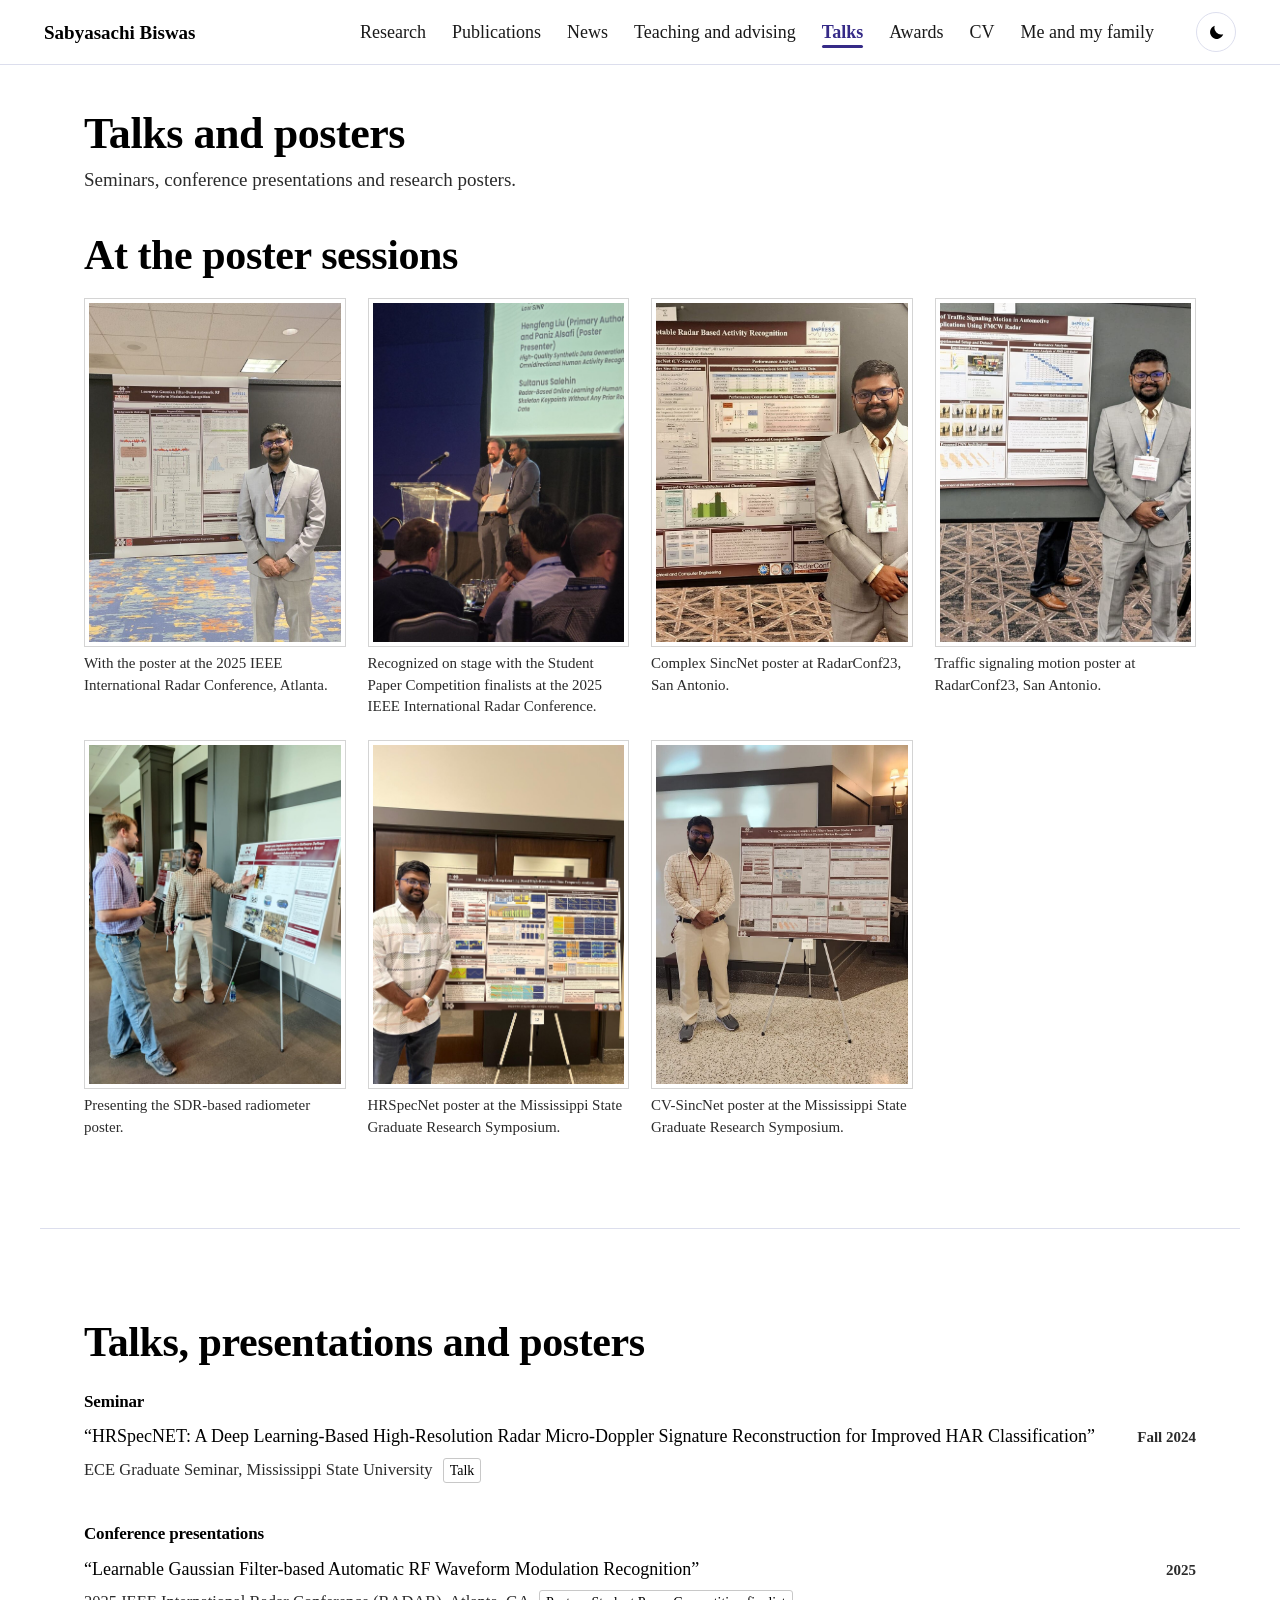
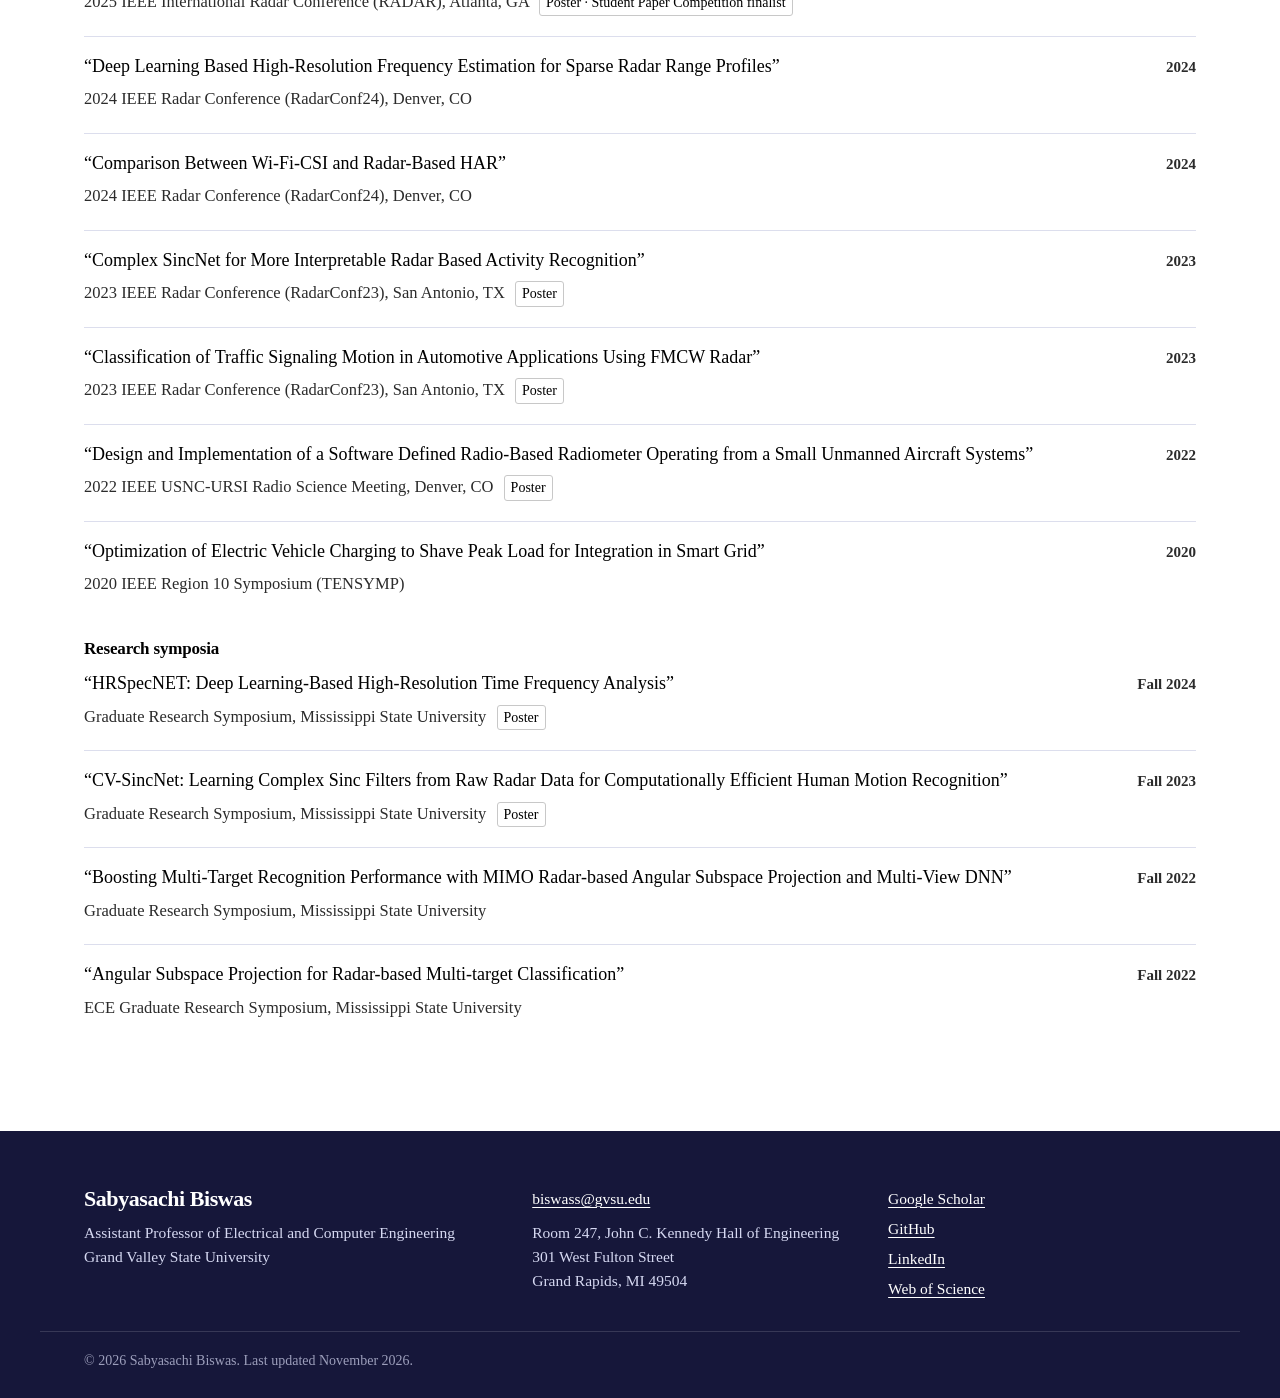
<file: talks.html>
<!DOCTYPE html>
<html lang="en">
<head>
<meta charset="utf-8">
<meta name="viewport" content="width=device-width, initial-scale=1">
<title>Talks | Sabyasachi Biswas</title>
<meta name="description" content="Seminars, conference presentations, and research posters by Sabyasachi Biswas.">
<link rel="canonical" href="https://sabyasachi1406147.github.io/talks.html">
<meta property="og:type" content="website">
<meta property="og:title" content="Talks | Sabyasachi Biswas">
<meta property="og:description" content="Seminars, conference presentations, and research posters by Sabyasachi Biswas.">
<meta property="og:url" content="https://sabyasachi1406147.github.io/talks.html">
<meta name="theme-color" content="#16173a">
<link rel="icon" href="assets/favicon.svg" type="image/svg+xml">
<link rel="preconnect" href="https://fonts.googleapis.com">
<link rel="preconnect" href="https://fonts.gstatic.com" crossorigin>
<link rel="stylesheet" href="https://fonts.googleapis.com/css2?family=Caveat:wght@500;600;700&family=Comic+Neue:wght@700&family=Schibsted+Grotesk:wght@400;500;600;700;800;900&family=Source+Serif+4:ital,opsz,wght@0,8..60,400;0,8..60,600;1,8..60,400&display=swap">
<link rel="stylesheet" href="assets/site.css?v=e926507d">
<script>(function(){var t=null,m;try{m=/[?&]theme=(dark|light)/.exec(location.search);if(m)t=m[1]}catch(e){}if(!t){m=/sbtheme=(dark|light)/.exec(window.name||"");if(m)t=m[1]}if(!t){try{t=localStorage.getItem("sb-site-theme")}catch(e){}}if(!t){m=/(?:^|;s*)sbtheme=(dark|light)/.exec(document.cookie||"");if(m)t=m[1]}document.documentElement.dataset.theme=t==="dark"?"dark":"light"})()</script>
</head>
<body>
<a class="skip" href="#main">Skip to content</a>
<header class="mast">
  <div class="wrap mast-in">
    <a class="wordmark" href="index.html">Sabyasachi Biswas</a>
    <nav aria-label="Main"><a href="research.html">Research</a><a href="publications.html">Publications</a><a href="news.html">News</a><a href="teaching.html">Teaching and advising</a><a href="talks.html" aria-current="page">Talks</a><a href="awards.html">Awards</a><a href="cv.html">CV</a><a href="personal.html">Me and my family</a></nav>
    <button class="theme-toggle" type="button" aria-label="Dark mode" aria-pressed="false" title="Switch between light and dark mode">
      <svg class="ic-moon" viewBox="0 0 24 24" aria-hidden="true"><path d="M20.5 14.2A8.5 8.5 0 0 1 9.8 3.5a8.5 8.5 0 1 0 10.7 10.7z" fill="currentColor"/></svg>
      <svg class="ic-sun" viewBox="0 0 24 24" aria-hidden="true"><circle cx="12" cy="12" r="4.2" fill="currentColor"/><g stroke="currentColor" stroke-width="2" stroke-linecap="round"><path d="M12 2.5v2.2M12 19.3v2.2M2.5 12h2.2M19.3 12h2.2M5.3 5.3l1.6 1.6M17.1 17.1l1.6 1.6M5.3 18.7l1.6-1.6M17.1 6.9l1.6-1.6"/></g></svg>
    </button>
  </div>
</header>
<header class="wrap research-heading page-head"><h1>Talks and posters</h1><p class="page-lede">Seminars, conference presentations and research posters.</p></header>
<main id="main">

<section class="wrap block" aria-labelledby="h-posters">
  <h2 id="h-posters">At the poster sessions</h2>
  <div class="talk-gallery"><figure class="talk-ph">
      <a href="assets/img/talk-radar2025.jpg"><img src="assets/img/talk-radar2025.jpg" alt="With the poster at the 2025 IEEE International Radar Conference, Atlanta." loading="lazy"></a>
      <figcaption>With the poster at the 2025 IEEE International Radar Conference, Atlanta.</figcaption>
    </figure><figure class="talk-ph">
      <a href="assets/img/talk-radar2025-finalists.jpg"><img src="assets/img/talk-radar2025-finalists.jpg" alt="Recognized on stage with the Student Paper Competition finalists at the 2025 IEEE International Radar Conference." loading="lazy"></a>
      <figcaption>Recognized on stage with the Student Paper Competition finalists at the 2025 IEEE International Radar Conference.</figcaption>
    </figure><figure class="talk-ph">
      <a href="assets/img/talk-complexsincnet-radarconf23.jpg"><img src="assets/img/talk-complexsincnet-radarconf23.jpg" alt="Complex SincNet poster at RadarConf23, San Antonio." loading="lazy"></a>
      <figcaption>Complex SincNet poster at RadarConf23, San Antonio.</figcaption>
    </figure><figure class="talk-ph">
      <a href="assets/img/talk-traffic-radarconf23.jpg"><img src="assets/img/talk-traffic-radarconf23.jpg" alt="Traffic signaling motion poster at RadarConf23, San Antonio." loading="lazy"></a>
      <figcaption>Traffic signaling motion poster at RadarConf23, San Antonio.</figcaption>
    </figure><figure class="talk-ph">
      <a href="assets/img/talk-radiometer-ursi.jpg"><img src="assets/img/talk-radiometer-ursi.jpg" alt="Presenting the SDR-based radiometer poster." loading="lazy"></a>
      <figcaption>Presenting the SDR-based radiometer poster.</figcaption>
    </figure><figure class="talk-ph">
      <a href="assets/img/talk-hrspecnet-symposium.jpg"><img src="assets/img/talk-hrspecnet-symposium.jpg" alt="HRSpecNet poster at the Mississippi State Graduate Research Symposium." loading="lazy"></a>
      <figcaption>HRSpecNet poster at the Mississippi State Graduate Research Symposium.</figcaption>
    </figure><figure class="talk-ph">
      <a href="assets/img/talk-cvsincnet-symposium.jpg"><img src="assets/img/talk-cvsincnet-symposium.jpg" alt="CV-SincNet poster at the Mississippi State Graduate Research Symposium." loading="lazy"></a>
      <figcaption>CV-SincNet poster at the Mississippi State Graduate Research Symposium.</figcaption>
    </figure></div>
</section>
<section class="wrap block" aria-labelledby="h-talklist">
  <h2 id="h-talklist">Talks, presentations and posters</h2>
  <h3 class="sub">Seminar</h3><ul class="plain talk-list"><li><div class="row"><span>“HRSpecNET: A Deep Learning-Based High-Resolution Radar Micro-Doppler Signature Reconstruction for Improved HAR Classification”</span><span class="per">Fall 2024</span></div><p class="place">ECE Graduate Seminar, Mississippi State University <span class="talk-fmt">Talk</span></p></li></ul><h3 class="sub">Conference presentations</h3><ul class="plain talk-list"><li><div class="row"><span>“Learnable Gaussian Filter-based Automatic RF Waveform Modulation Recognition”</span><span class="per">2025</span></div><p class="place">2025 IEEE International Radar Conference (RADAR), Atlanta, GA <span class="talk-fmt">Poster · Student Paper Competition finalist</span></p></li><li><div class="row"><span>“Deep Learning Based High-Resolution Frequency Estimation for Sparse Radar Range Profiles”</span><span class="per">2024</span></div><p class="place">2024 IEEE Radar Conference (RadarConf24), Denver, CO</p></li><li><div class="row"><span>“Comparison Between Wi-Fi-CSI and Radar-Based HAR”</span><span class="per">2024</span></div><p class="place">2024 IEEE Radar Conference (RadarConf24), Denver, CO</p></li><li><div class="row"><span>“Complex SincNet for More Interpretable Radar Based Activity Recognition”</span><span class="per">2023</span></div><p class="place">2023 IEEE Radar Conference (RadarConf23), San Antonio, TX <span class="talk-fmt">Poster</span></p></li><li><div class="row"><span>“Classification of Traffic Signaling Motion in Automotive Applications Using FMCW Radar”</span><span class="per">2023</span></div><p class="place">2023 IEEE Radar Conference (RadarConf23), San Antonio, TX <span class="talk-fmt">Poster</span></p></li><li><div class="row"><span>“Design and Implementation of a Software Defined Radio-Based Radiometer Operating from a Small Unmanned Aircraft Systems”</span><span class="per">2022</span></div><p class="place">2022 IEEE USNC-URSI Radio Science Meeting, Denver, CO <span class="talk-fmt">Poster</span></p></li><li><div class="row"><span>“Optimization of Electric Vehicle Charging to Shave Peak Load for Integration in Smart Grid”</span><span class="per">2020</span></div><p class="place">2020 IEEE Region 10 Symposium (TENSYMP)</p></li></ul><h3 class="sub">Research symposia</h3><ul class="plain talk-list"><li><div class="row"><span>“HRSpecNET: Deep Learning-Based High-Resolution Time Frequency Analysis”</span><span class="per">Fall 2024</span></div><p class="place">Graduate Research Symposium, Mississippi State University <span class="talk-fmt">Poster</span></p></li><li><div class="row"><span>“CV-SincNet: Learning Complex Sinc Filters from Raw Radar Data for Computationally Efficient Human Motion Recognition”</span><span class="per">Fall 2023</span></div><p class="place">Graduate Research Symposium, Mississippi State University <span class="talk-fmt">Poster</span></p></li><li><div class="row"><span>“Boosting Multi-Target Recognition Performance with MIMO Radar-based Angular Subspace Projection and Multi-View DNN”</span><span class="per">Fall 2022</span></div><p class="place">Graduate Research Symposium, Mississippi State University</p></li><li><div class="row"><span>“Angular Subspace Projection for Radar-based Multi-target Classification”</span><span class="per">Fall 2022</span></div><p class="place">ECE Graduate Research Symposium, Mississippi State University</p></li></ul>
</section>
</main>
<footer class="foot">
  <div class="wrap foot-in">
    <div>
      <p class="foot-name">Sabyasachi Biswas</p>
      <p>Assistant Professor of Electrical and Computer Engineering<br>Grand Valley State University</p>
    </div>
    <div>
      <p><a href="mailto:biswass@gvsu.edu">biswass@gvsu.edu</a></p>
      <p>Room 247, John C. Kennedy Hall of Engineering<br>301 West Fulton Street<br>Grand Rapids, MI 49504</p>
    </div>
    <div>
      <ul class="foot-links"><li><a href="https://scholar.google.com/citations?user=SLDhricAAAAJ&hl=en">Google Scholar</a></li><li><a href="https://github.com/Sabyasachi1406147">GitHub</a></li><li><a href="https://www.linkedin.com/in/sabyasachi-biswas-584589117/">LinkedIn</a></li><li><a href="https://www.webofscience.com/wos/author/record/JFA-3339-2023">Web of Science</a></li></ul>
    </div>
  </div>
  <div class="wrap foot-base"><p>© 2026 Sabyasachi Biswas. Last updated November 2026.</p></div>
</footer>
<script src="assets/site.js?v=e926507d" defer></script>
</body>
</html>
</file>
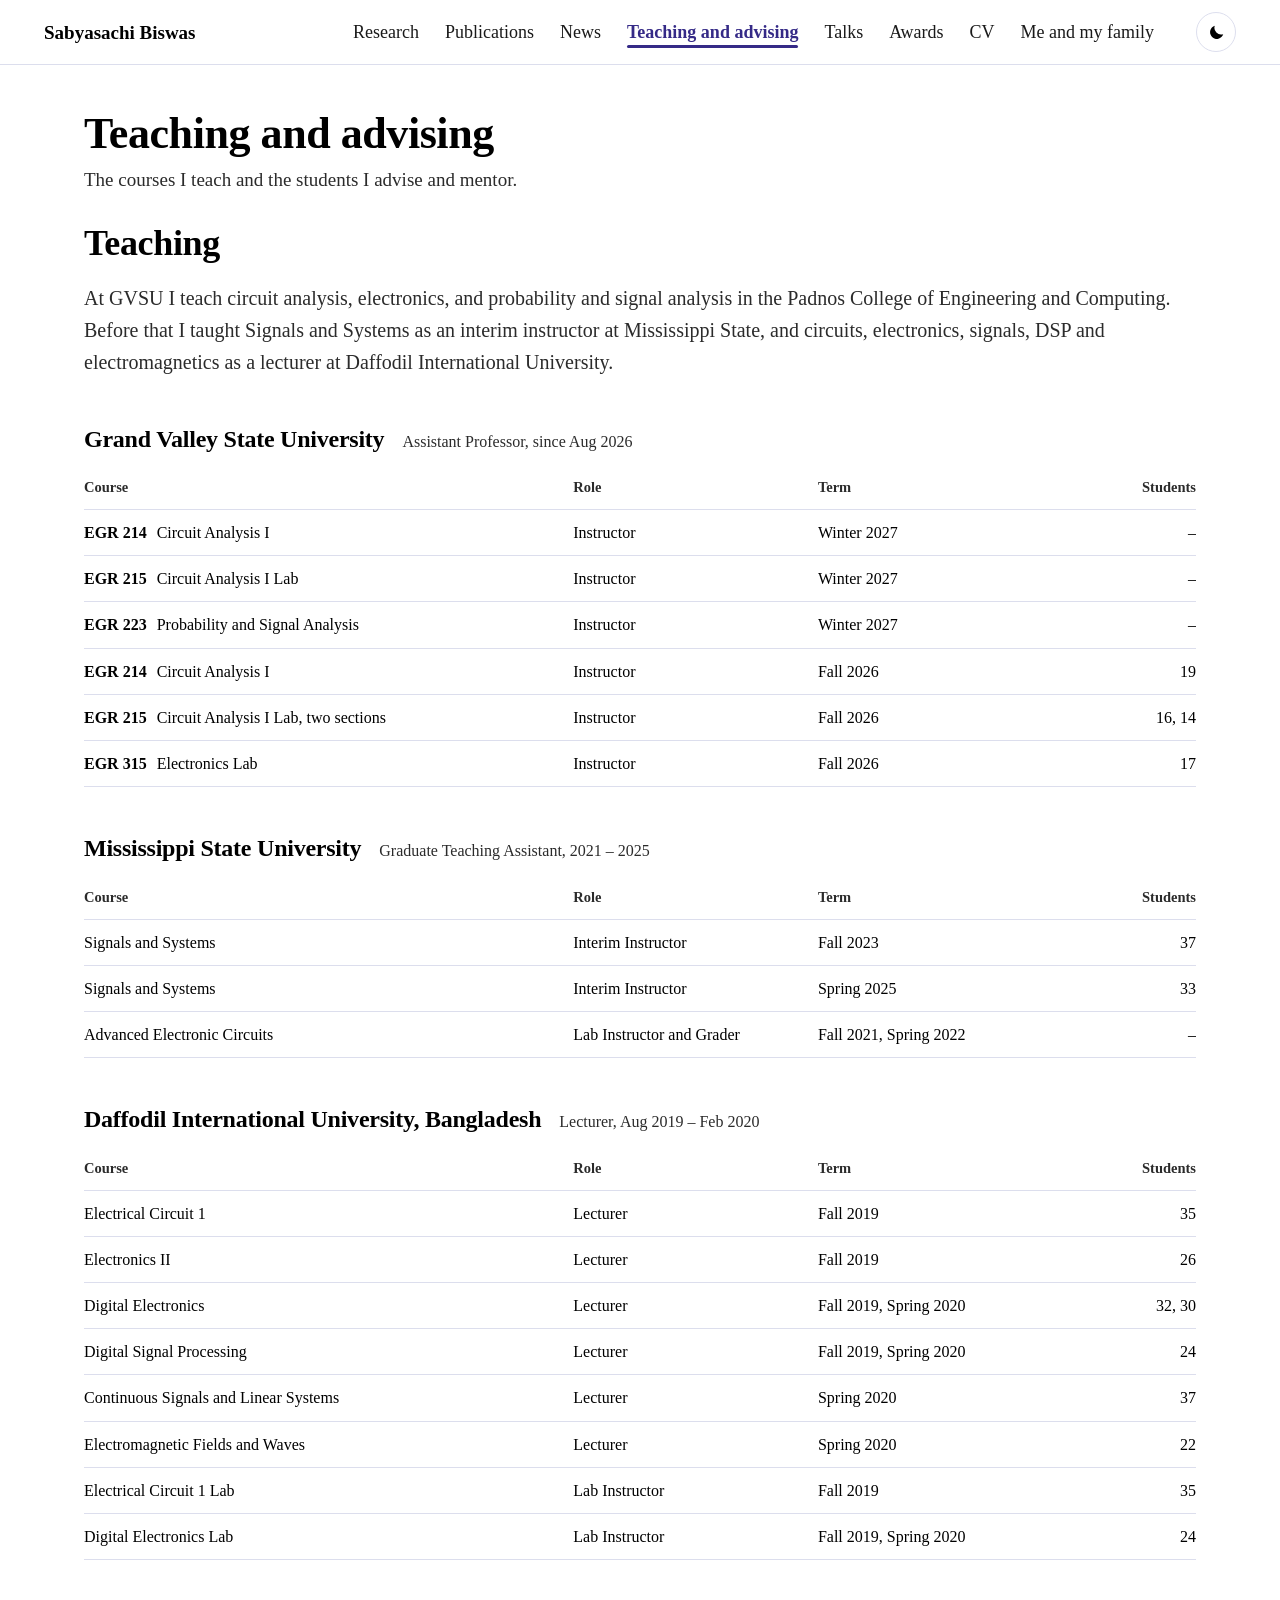
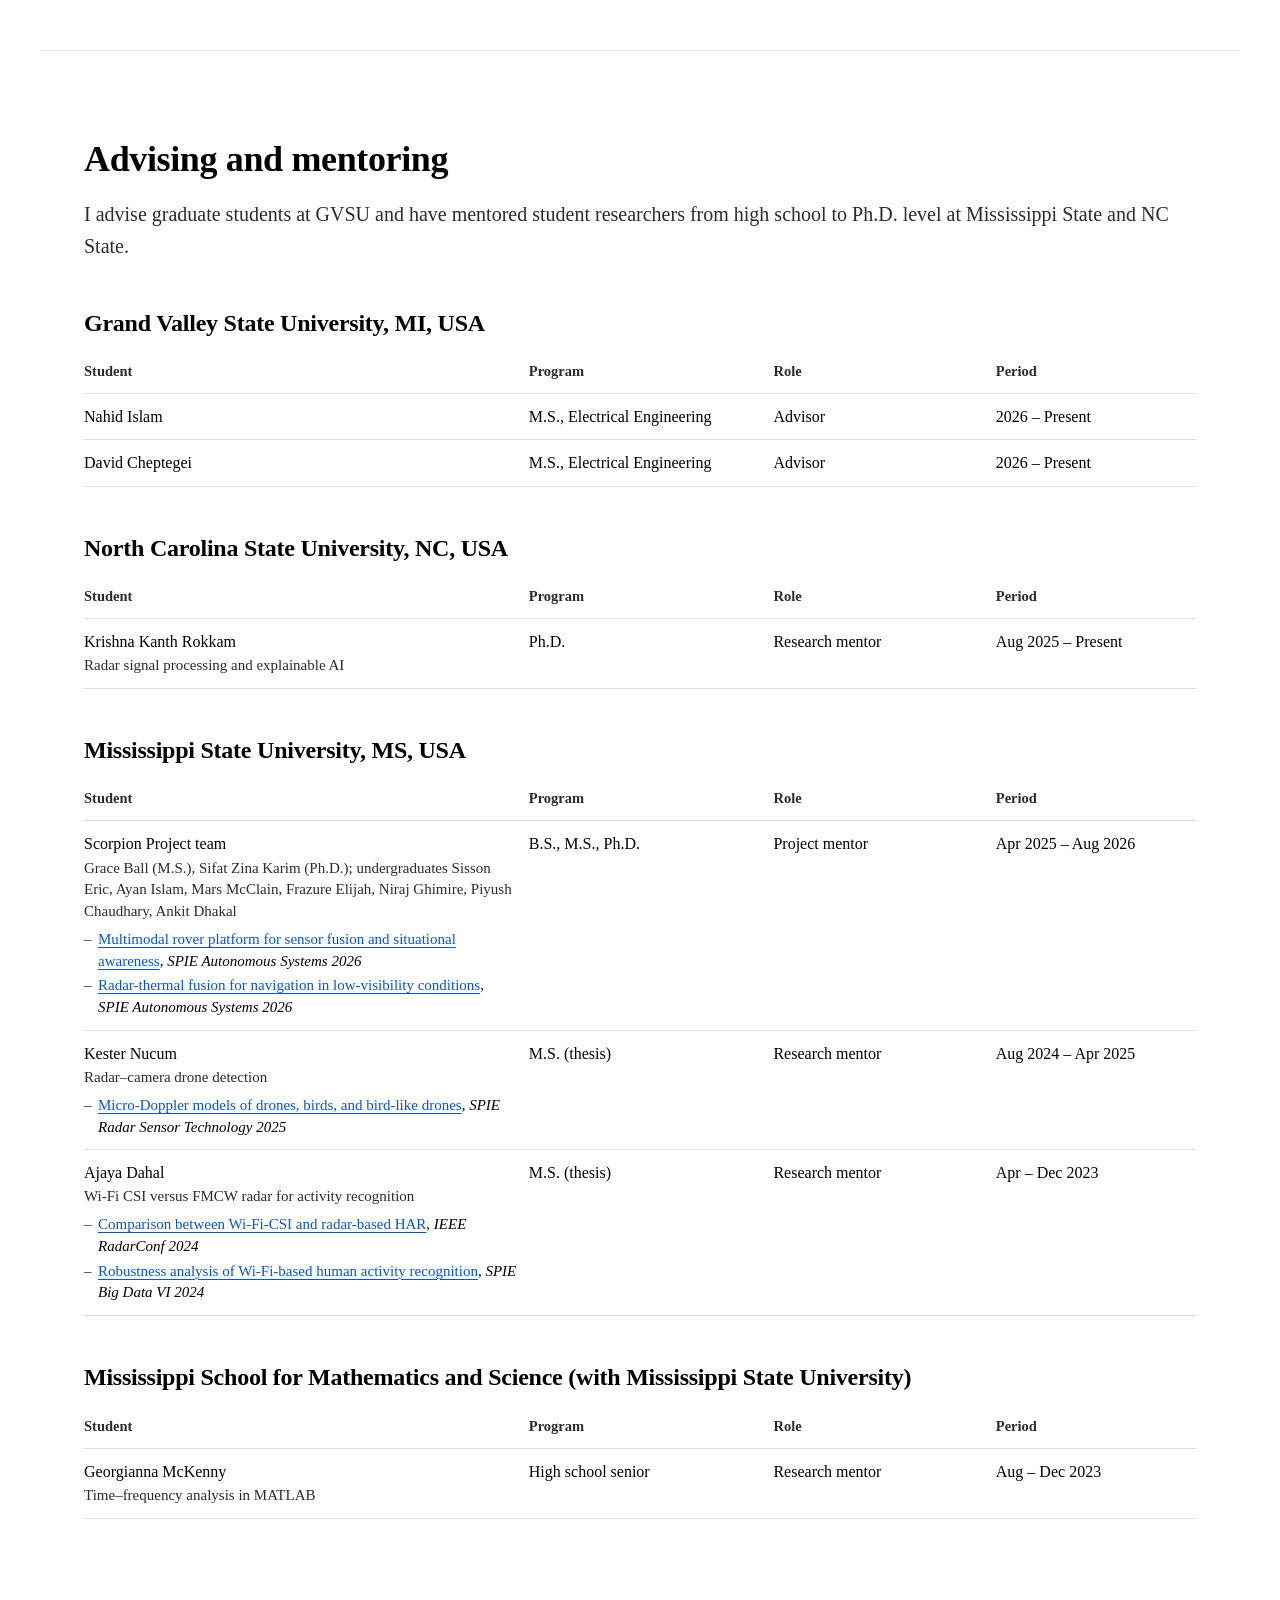
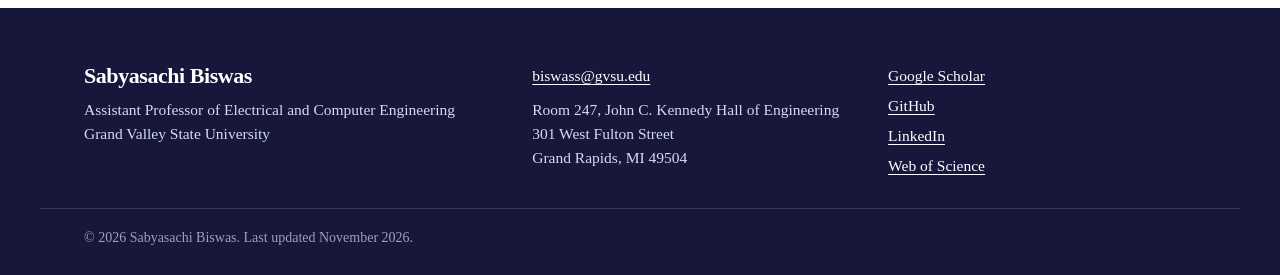
<file: teaching.html>
<!DOCTYPE html>
<html lang="en">
<head>
<meta charset="utf-8">
<meta name="viewport" content="width=device-width, initial-scale=1">
<title>Teaching and Advising | Sabyasachi Biswas</title>
<meta name="description" content="Courses taught and students advised by Sabyasachi Biswas at Grand Valley State University, Mississippi State University, NC State, and Daffodil International University.">
<link rel="canonical" href="https://sabyasachi1406147.github.io/teaching.html">
<meta property="og:type" content="website">
<meta property="og:title" content="Teaching and Advising | Sabyasachi Biswas">
<meta property="og:description" content="Courses taught and students advised by Sabyasachi Biswas at Grand Valley State University, Mississippi State University, NC State, and Daffodil International University.">
<meta property="og:url" content="https://sabyasachi1406147.github.io/teaching.html">
<meta name="theme-color" content="#16173a">
<link rel="icon" href="assets/favicon.svg" type="image/svg+xml">
<link rel="preconnect" href="https://fonts.googleapis.com">
<link rel="preconnect" href="https://fonts.gstatic.com" crossorigin>
<link rel="stylesheet" href="https://fonts.googleapis.com/css2?family=Caveat:wght@500;600;700&family=Comic+Neue:wght@700&family=Schibsted+Grotesk:wght@400;500;600;700;800;900&family=Source+Serif+4:ital,opsz,wght@0,8..60,400;0,8..60,600;1,8..60,400&display=swap">
<link rel="stylesheet" href="assets/site.css?v=e926507d">
<script>(function(){var t=null,m;try{m=/[?&]theme=(dark|light)/.exec(location.search);if(m)t=m[1]}catch(e){}if(!t){m=/sbtheme=(dark|light)/.exec(window.name||"");if(m)t=m[1]}if(!t){try{t=localStorage.getItem("sb-site-theme")}catch(e){}}if(!t){m=/(?:^|;s*)sbtheme=(dark|light)/.exec(document.cookie||"");if(m)t=m[1]}document.documentElement.dataset.theme=t==="dark"?"dark":"light"})()</script>
</head>
<body>
<a class="skip" href="#main">Skip to content</a>
<header class="mast">
  <div class="wrap mast-in">
    <a class="wordmark" href="index.html">Sabyasachi Biswas</a>
    <nav aria-label="Main"><a href="research.html">Research</a><a href="publications.html">Publications</a><a href="news.html">News</a><a href="teaching.html" aria-current="page">Teaching and advising</a><a href="talks.html">Talks</a><a href="awards.html">Awards</a><a href="cv.html">CV</a><a href="personal.html">Me and my family</a></nav>
    <button class="theme-toggle" type="button" aria-label="Dark mode" aria-pressed="false" title="Switch between light and dark mode">
      <svg class="ic-moon" viewBox="0 0 24 24" aria-hidden="true"><path d="M20.5 14.2A8.5 8.5 0 0 1 9.8 3.5a8.5 8.5 0 1 0 10.7 10.7z" fill="currentColor"/></svg>
      <svg class="ic-sun" viewBox="0 0 24 24" aria-hidden="true"><circle cx="12" cy="12" r="4.2" fill="currentColor"/><g stroke="currentColor" stroke-width="2" stroke-linecap="round"><path d="M12 2.5v2.2M12 19.3v2.2M2.5 12h2.2M19.3 12h2.2M5.3 5.3l1.6 1.6M17.1 17.1l1.6 1.6M5.3 18.7l1.6-1.6M17.1 6.9l1.6-1.6"/></g></svg>
    </button>
  </div>
</header>
<header class="wrap research-heading page-head"><h1>Teaching and advising</h1><p class="page-lede">The courses I teach and the students I advise and mentor.</p></header>
<main id="main">

<section class="wrap block ta-sec" id="teaching" aria-labelledby="h-teaching">
  <h2 id="h-teaching">Teaching</h2>
  <p class="sec-lede">At GVSU I teach circuit analysis, electronics, and probability and signal analysis in the Padnos College of Engineering and Computing. Before that I taught Signals and Systems as an interim instructor at Mississippi State, and circuits, electronics, signals, DSP and electromagnetics as a lecturer at Daffodil International University.</p>
  
<section class="teach">
  <div class="teach-h"><h3>Grand Valley State University</h3><p>Assistant Professor, since Aug 2026</p></div>
  <div class="scroll"><table>
    <thead><tr><th scope="col">Course</th><th scope="col">Role</th><th scope="col">Term</th><th scope="col" class="num">Students</th></tr></thead>
    <tbody><tr><td><span class="code">EGR 214</span> Circuit Analysis I</td><td>Instructor</td><td>Winter 2027</td><td class="num">–</td></tr><tr><td><span class="code">EGR 215</span> Circuit Analysis I Lab</td><td>Instructor</td><td>Winter 2027</td><td class="num">–</td></tr><tr><td><span class="code">EGR 223</span> Probability and Signal Analysis</td><td>Instructor</td><td>Winter 2027</td><td class="num">–</td></tr><tr><td><span class="code">EGR 214</span> Circuit Analysis I</td><td>Instructor</td><td>Fall 2026</td><td class="num">19</td></tr><tr><td><span class="code">EGR 215</span> Circuit Analysis I Lab, two sections</td><td>Instructor</td><td>Fall 2026</td><td class="num">16, 14</td></tr><tr><td><span class="code">EGR 315</span> Electronics Lab</td><td>Instructor</td><td>Fall 2026</td><td class="num">17</td></tr></tbody>
  </table></div>
</section>
<section class="teach">
  <div class="teach-h"><h3>Mississippi State University</h3><p>Graduate Teaching Assistant, 2021 – 2025</p></div>
  <div class="scroll"><table>
    <thead><tr><th scope="col">Course</th><th scope="col">Role</th><th scope="col">Term</th><th scope="col" class="num">Students</th></tr></thead>
    <tbody><tr><td>Signals and Systems</td><td>Interim Instructor</td><td>Fall 2023</td><td class="num">37</td></tr><tr><td>Signals and Systems</td><td>Interim Instructor</td><td>Spring 2025</td><td class="num">33</td></tr><tr><td>Advanced Electronic Circuits</td><td>Lab Instructor and Grader</td><td>Fall 2021, Spring 2022</td><td class="num">–</td></tr></tbody>
  </table></div>
</section>
<section class="teach">
  <div class="teach-h"><h3>Daffodil International University, Bangladesh</h3><p>Lecturer, Aug 2019 – Feb 2020</p></div>
  <div class="scroll"><table>
    <thead><tr><th scope="col">Course</th><th scope="col">Role</th><th scope="col">Term</th><th scope="col" class="num">Students</th></tr></thead>
    <tbody><tr><td>Electrical Circuit 1</td><td>Lecturer</td><td>Fall 2019</td><td class="num">35</td></tr><tr><td>Electronics II</td><td>Lecturer</td><td>Fall 2019</td><td class="num">26</td></tr><tr><td>Digital Electronics</td><td>Lecturer</td><td>Fall 2019, Spring 2020</td><td class="num">32, 30</td></tr><tr><td>Digital Signal Processing</td><td>Lecturer</td><td>Fall 2019, Spring 2020</td><td class="num">24</td></tr><tr><td>Continuous Signals and Linear Systems</td><td>Lecturer</td><td>Spring 2020</td><td class="num">37</td></tr><tr><td>Electromagnetic Fields and Waves</td><td>Lecturer</td><td>Spring 2020</td><td class="num">22</td></tr><tr><td>Electrical Circuit 1 Lab</td><td>Lab Instructor</td><td>Fall 2019</td><td class="num">35</td></tr><tr><td>Digital Electronics Lab</td><td>Lab Instructor</td><td>Fall 2019, Spring 2020</td><td class="num">24</td></tr></tbody>
  </table></div>
</section>
</section>
<section class="wrap block ta-sec" id="advising" aria-labelledby="h-advising">
  <h2 id="h-advising">Advising and mentoring</h2>
  <p class="sec-lede">I advise graduate students at GVSU and have mentored student researchers from high school to Ph.D. level at Mississippi State and NC State.</p>
  
<section class="teach advise">
  <div class="teach-h"><h3>Grand Valley State University, MI, USA</h3></div>
  <div class="scroll"><table>
    <thead><tr><th scope="col">Student</th><th scope="col">Program</th><th scope="col">Role</th><th scope="col">Period</th></tr></thead>
    <tbody><tr><td>Nahid Islam</td><td>M.S., Electrical Engineering</td><td>Advisor</td><td>2026 – Present</td></tr><tr><td>David Cheptegei</td><td>M.S., Electrical Engineering</td><td>Advisor</td><td>2026 – Present</td></tr></tbody>
  </table></div>
</section>
<section class="teach advise">
  <div class="teach-h"><h3>North Carolina State University, NC, USA</h3></div>
  <div class="scroll"><table>
    <thead><tr><th scope="col">Student</th><th scope="col">Program</th><th scope="col">Role</th><th scope="col">Period</th></tr></thead>
    <tbody><tr><td>Krishna Kanth Rokkam<small>Radar signal processing and explainable AI</small></td><td>Ph.D.</td><td>Research mentor</td><td>Aug 2025 – Present</td></tr></tbody>
  </table></div>
</section>
<section class="teach advise">
  <div class="teach-h"><h3>Mississippi State University, MS, USA</h3></div>
  <div class="scroll"><table>
    <thead><tr><th scope="col">Student</th><th scope="col">Program</th><th scope="col">Role</th><th scope="col">Period</th></tr></thead>
    <tbody><tr><td>Scorpion Project team<small>Grace Ball (M.S.), Sifat Zina Karim (Ph.D.); undergraduates Sisson Eric, Ayan Islam, Mars McClain, Frazure Elijah, Niraj Ghimire, Piyush Chaudhary, Ankit Dhakal</small><ul class="adv-papers"><li><a href="https://doi.org/10.1117/12.3095052">Multimodal rover platform for sensor fusion and situational awareness</a>, <i>SPIE Autonomous Systems 2026</i></li><li><a href="https://doi.org/10.1117/12.3094964">Radar-thermal fusion for navigation in low-visibility conditions</a>, <i>SPIE Autonomous Systems 2026</i></li></ul></td><td>B.S., M.S., Ph.D.</td><td>Project mentor</td><td>Apr 2025 – Aug 2026</td></tr><tr><td>Kester Nucum<small>Radar–camera drone detection</small><ul class="adv-papers"><li><a href="https://doi.org/10.1117/12.3052657">Micro-Doppler models of drones, birds, and bird-like drones</a>, <i>SPIE Radar Sensor Technology 2025</i></li></ul></td><td>M.S. (thesis)</td><td>Research mentor</td><td>Aug 2024 – Apr 2025</td></tr><tr><td>Ajaya Dahal<small>Wi-Fi CSI versus FMCW radar for activity recognition</small><ul class="adv-papers"><li><a href="https://doi.org/10.1109/RadarConf2458775.2024.10548515">Comparison between Wi-Fi-CSI and radar-based HAR</a>, <i>IEEE RadarConf 2024</i></li><li><a href="https://doi.org/10.1117/12.3014010">Robustness analysis of Wi-Fi-based human activity recognition</a>, <i>SPIE Big Data VI 2024</i></li></ul></td><td>M.S. (thesis)</td><td>Research mentor</td><td>Apr – Dec 2023</td></tr></tbody>
  </table></div>
</section>
<section class="teach advise">
  <div class="teach-h"><h3>Mississippi School for Mathematics and Science (with Mississippi State University)</h3></div>
  <div class="scroll"><table>
    <thead><tr><th scope="col">Student</th><th scope="col">Program</th><th scope="col">Role</th><th scope="col">Period</th></tr></thead>
    <tbody><tr><td>Georgianna McKenny<small>Time–frequency analysis in MATLAB</small></td><td>High school senior</td><td>Research mentor</td><td>Aug – Dec 2023</td></tr></tbody>
  </table></div>
</section>
</section>
</main>
<footer class="foot">
  <div class="wrap foot-in">
    <div>
      <p class="foot-name">Sabyasachi Biswas</p>
      <p>Assistant Professor of Electrical and Computer Engineering<br>Grand Valley State University</p>
    </div>
    <div>
      <p><a href="mailto:biswass@gvsu.edu">biswass@gvsu.edu</a></p>
      <p>Room 247, John C. Kennedy Hall of Engineering<br>301 West Fulton Street<br>Grand Rapids, MI 49504</p>
    </div>
    <div>
      <ul class="foot-links"><li><a href="https://scholar.google.com/citations?user=SLDhricAAAAJ&hl=en">Google Scholar</a></li><li><a href="https://github.com/Sabyasachi1406147">GitHub</a></li><li><a href="https://www.linkedin.com/in/sabyasachi-biswas-584589117/">LinkedIn</a></li><li><a href="https://www.webofscience.com/wos/author/record/JFA-3339-2023">Web of Science</a></li></ul>
    </div>
  </div>
  <div class="wrap foot-base"><p>© 2026 Sabyasachi Biswas. Last updated November 2026.</p></div>
</footer>
<script src="assets/site.js?v=e926507d" defer></script>
</body>
</html>
</file>
<file: assets/site.css>
/* Sabyasachi Biswas — personal academic site
   IDEA: a radar spectrogram, the picture his work turns into meaning
   COLOUR: the parula colormap radar engineers know from MATLAB plots; indigo noise floor, teal and yellow signal
   TYPE: Schibsted Grotesk for names, headings and controls; Source Serif 4 for reading
   LAYOUT: light reading pages framed by dark "instrument" panels: hero, page bands, figures, footer */

@view-transition { navigation: auto; }

:root {
  color-scheme: light dark;
  --night: #16173a;
  --night-2: #1f2050;
  --indigo: #352a87;
  --blue: #0f5cdd;
  --teal: #15b1b4;
  --green: #59bd8c;
  --sun: #f6d42a;
  --ink: light-dark(#1b1c3d, #e7e8f5);
  --paper: light-dark(#fcfcfe, #101128);
  --panel: light-dark(#f0f1f8, #191a3a);
  --rule: light-dark(#dcdeed, #2b2d57);
  --soft: light-dark(#53567a, #a9acd0);
  --link: light-dark(#0b55c2, #7db9ff);
  --kick: light-dark(#352a87, #b9b2ff);
  --serif: "Source Serif 4", Georgia, "Times New Roman", serif;
  --sans: "Schibsted Grotesk", "Helvetica Neue", Arial, system-ui, sans-serif;
}

*, *::before, *::after { box-sizing: border-box; }
html { -webkit-text-size-adjust: 100%; scroll-padding-top: 88px; }
body { margin: 0; background: var(--paper); color: var(--ink); font: 400 18px/1.68 var(--serif); font-optical-sizing: auto; overflow-x: clip; }
img { max-width: 100%; height: auto; display: block; }
a { color: var(--link); text-decoration-thickness: 1px; text-underline-offset: .2em; }
a:hover { text-decoration-thickness: 2px; }
:focus-visible { outline: 3px solid var(--teal); outline-offset: 3px; border-radius: 2px; }
h1, h2, h3, h4 { font-family: var(--sans); line-height: 1.1; letter-spacing: -.015em; text-wrap: balance; margin: 0; color: inherit; }
h2 { font-size: clamp(30px, 3.3vw, 42px); font-weight: 750; letter-spacing: -.028em; }
h3 { font-size: 20px; font-weight: 700; }
h4 { font-size: 18px; font-weight: 700; }
p { margin: 0 0 1em; }
.vh { position: absolute !important; width: 1px; height: 1px; overflow: hidden; clip: rect(0 0 0 0); white-space: nowrap; }
.wrap { max-width: 1200px; margin: 0 auto; padding: 0 clamp(18px, 4vw, 44px); }
.skip { position: absolute; left: 12px; top: -60px; z-index: 50; background: var(--sun); color: var(--night); padding: 10px 14px; font: 600 15px var(--sans); border-radius: 4px; }
.skip:focus { top: 12px; }

/* ---------- masthead ---------- */
.mast { position: sticky; top: 0; z-index: 20; background: color-mix(in srgb, var(--paper) 90%, transparent); backdrop-filter: blur(10px); -webkit-backdrop-filter: blur(10px); border-bottom: 1px solid var(--rule); view-transition-name: mast; }
.mast-in { display: flex; align-items: center; gap: 8px 24px; min-height: 64px; max-width: 1320px; }
.wordmark { font: 800 19px/1 var(--sans); letter-spacing: -.02em; color: var(--ink); text-decoration: none; margin-right: auto; white-space: nowrap; }
.mast nav { display: flex; gap: 2px; }
.mast nav a { position: relative; font: 600 15.5px/1 var(--sans); color: var(--ink); text-decoration: none; padding: 0 12px; min-height: 44px; display: inline-flex; align-items: center; border-radius: 4px; }
.mast nav a:hover { background: var(--panel); }
.mast nav a[aria-current=page]::after { content: ""; position: absolute; left: 12px; right: 12px; bottom: 6px; height: 6px;
  background: url("data:image/svg+xml,%3Csvg xmlns='http://www.w3.org/2000/svg' width='16' height='6' viewBox='0 0 16 6'%3E%3Cpath d='M0 3 Q4 -1 8 3 T16 3' fill='none' stroke='%2315b1b4' stroke-width='1.8'/%3E%3C/svg%3E") repeat-x 0 0 / 16px 6px;
  animation: chirp 1.1s linear infinite; }
@keyframes chirp { to { background-position-x: 16px; } }

/* ---------- waterfall canvases ---------- */
.wf { position: absolute; inset: 0; width: 100%; height: 100%; display: block; }

/* ---------- hero (home) ---------- */
.hero { position: relative; height: min(84vh, 780px); min-height: 540px; background: var(--night); color: #fff; overflow: hidden; isolation: isolate; }
.hero .wf { animation: sweep 1.8s cubic-bezier(.2, .7, .2, 1) both; }
@keyframes sweep { from { clip-path: inset(0 0 0 100%); } to { clip-path: inset(0 0 0 0); } }
.hero::after { content: ""; position: absolute; inset: 0; z-index: 1; pointer-events: none;
  background: linear-gradient(90deg, rgb(22 23 58 / .93) 0%, rgb(22 23 58 / .62) 34%, rgb(22 23 58 / 0) 64%), linear-gradient(0deg, rgb(22 23 58 / .75) 0%, rgb(22 23 58 / 0) 42%); }
.hero-in { position: relative; z-index: 2; height: 100%; display: flex; flex-direction: column; justify-content: flex-end; padding-bottom: clamp(40px, 8vh, 84px); pointer-events: none; }
.hero-in a { pointer-events: auto; }
.hero h1 { font-size: clamp(56px, 10vw, 136px); font-weight: 850; line-height: .88; letter-spacing: -.05em; max-width: 7.5ch; margin: 0 0 24px; animation: settle 1.4s .5s cubic-bezier(.2, .7, .2, 1) both; }
@keyframes settle { from { opacity: 0; letter-spacing: -.01em; } to { opacity: 1; letter-spacing: -.05em; } }
.hero .role { font: 500 clamp(17px, 1.7vw, 21px)/1.4 var(--sans); margin: 0 0 10px; max-width: 60ch; }
.hero .tag { font: italic 400 clamp(19px, 2vw, 24px)/1.4 var(--serif); margin: 0 0 28px; max-width: 34ch; color: #dfe2ff; }
.cta { display: flex; flex-wrap: wrap; gap: 12px; margin: 0; }
.hero-cap { position: absolute; z-index: 2; right: calc(clamp(18px, 4vw, 44px) + 64px); bottom: 18px; max-width: 30ch; margin: 0; font: 400 13.5px/1.45 var(--sans); color: rgb(255 255 255 / .72); text-align: right; }
.axis-v { position: absolute; z-index: 2; right: clamp(18px, 4vw, 44px); top: 0; bottom: 0; width: 44px; font: 500 12.5px/1 var(--sans); font-variant-numeric: tabular-nums; color: rgb(255 255 255 / .7); pointer-events: none; }
.axis-v span { position: absolute; right: 0; transform: translateY(-50%); display: flex; align-items: center; gap: 6px; }
.axis-v span::after { content: ""; width: 8px; height: 1px; background: rgb(255 255 255 / .55); }
.axis-v b { position: absolute; right: 0; top: 14px; font-weight: 600; }
.xh { position: absolute; inset: 0; z-index: 3; pointer-events: none; opacity: 0; transition: opacity .2s; }
.xh.on { opacity: 1; }
.xh i { position: absolute; background: rgb(255 255 255 / .55); }
.xh .xv { top: 0; bottom: 0; width: 1px; }
.xh .xhz { left: 0; right: 0; height: 1px; }
.xh .tip { position: absolute; background: rgb(22 23 58 / .9); border: 1px solid rgb(255 255 255 / .3); color: #fff; font: 500 13.5px/1.35 var(--sans); font-variant-numeric: tabular-nums; padding: 7px 10px; border-radius: 4px; white-space: nowrap; }
.xh .tip b { color: var(--sun); font-weight: 700; }

/* ---------- buttons ---------- */
.btn { display: inline-flex; align-items: center; min-height: 46px; padding: 0 20px; border-radius: 4px; background: var(--sun); color: var(--night); font: 700 16px/1 var(--sans); text-decoration: none; border: 1.5px solid var(--sun); transition: transform .15s, background-color .15s; }
.btn:hover { background: #ffe45a; transform: translateY(-1px); }
.btn.ghost { background: transparent; color: #fff; border-color: rgb(255 255 255 / .6); }
.btn.ghost:hover { border-color: #fff; background: rgb(255 255 255 / .08); }
.more { font: 600 16px/1.3 var(--sans); }

/* ---------- inner page band ---------- */
.band { position: relative; min-height: 290px; background: var(--night); color: #fff; overflow: hidden; isolation: isolate; display: flex; align-items: flex-end; }
.band::after { content: ""; position: absolute; inset: 0; z-index: 1; pointer-events: none; background: linear-gradient(90deg, rgb(22 23 58 / .94) 0%, rgb(22 23 58 / .6) 45%, rgb(22 23 58 / .1) 80%); }
.band-in { position: relative; z-index: 2; width: 100%; padding-top: 72px; padding-bottom: 38px; }
.band h1 { font-size: clamp(44px, 6.4vw, 84px); font-weight: 850; letter-spacing: -.045em; line-height: .95; margin: 0 0 12px; view-transition-name: page-title; }
.band .lede { font: italic 400 clamp(18px, 1.8vw, 22px)/1.45 var(--serif); color: #dfe2ff; max-width: 46ch; margin: 0; }

/* ---------- sections ---------- */
.block { padding-block: clamp(52px, 7vw, 96px); }
.block + .block { border-top: 1px solid var(--rule); }
h2 + .sec-lede { margin-top: 18px; }
.sec-lede { font-size: 20px; line-height: 1.6; max-width: 62ch; color: var(--ink); }
.split { display: grid; grid-template-columns: minmax(0, 1fr) minmax(0, 2.6fr); gap: 24px 56px; align-items: start; }
.split > h2 { position: sticky; top: 96px; }
.prose { max-width: 66ch; }

/* intro */
.intro { display: grid; grid-template-columns: minmax(0, 1.75fr) minmax(0, 1fr); gap: 40px 72px; padding-block: clamp(52px, 7vw, 96px) clamp(32px, 4vw, 56px); align-items: start; }
.bio { max-width: 66ch; }
.bio p:first-of-type { font-size: 21px; line-height: 1.58; }
.contact { font: 400 16px/1.5 var(--sans); }
.portrait { width: 100%; max-width: 260px; aspect-ratio: 4 / 5; object-fit: cover; border-radius: 6px; margin-bottom: 26px; }
.mono { display: grid; place-items: end start; padding: 20px; background:
  radial-gradient(120% 80% at 80% 10%, #15b1b4 0%, transparent 55%),
  radial-gradient(90% 60% at 20% 100%, #0f5cdd 0%, transparent 60%), var(--indigo); }
.mono span { font: 900 88px/.8 var(--sans); letter-spacing: -.06em; color: #fff; }
.contact dl { margin: 0; display: grid; gap: 4px; }
.contact dt { font-weight: 700; margin-top: 12px; }
.contact dd { margin: 0; color: var(--soft); }
.elsewhere { display: flex; flex-wrap: wrap; gap: 4px 16px; }

/* research trio (home) */
.trio { display: grid; grid-template-columns: repeat(3, minmax(0, 1fr)); gap: 40px; margin-top: 40px; }
.trio h3 { margin: 20px 0 10px; font-size: 21px; }
.trio p { font-size: 16.5px; line-height: 1.6; color: var(--soft); }
.glyph-box { background: var(--night); border-radius: 6px; padding: 18px 16px 12px; overflow: hidden; }
.glyph { width: 100%; height: auto; display: block; overflow: hidden; }
.gf { transform-box: fill-box; transform-origin: center; animation: settleF 4.4s cubic-bezier(.5, 0, .2, 1) infinite alternate; }
@keyframes settleF { 0%, 12% { transform: translateX(var(--dx)) scaleX(var(--s)); } 70%, 100% { transform: none; } }
.gd { animation: scrollD 7s linear infinite; }
@keyframes scrollD { to { transform: translateX(-240px); } }

/* news */
.news { list-style: none; margin: 0; padding: 0; }
.news li { display: grid; grid-template-columns: 6.5em minmax(0, 1fr); gap: 4px 20px; padding: 14px 0; border-top: 1px solid var(--rule); }
.news li:first-child { border-top: 0; padding-top: 4px; }
.news p { margin: 0; max-width: 66ch; }
.nd { font: 600 15px/1.9 var(--sans); color: var(--soft); white-space: nowrap; font-variant-numeric: tabular-nums; }
.older { margin-top: 12px; border-top: 1px solid var(--rule); }
.older summary { cursor: pointer; font: 600 16px/1 var(--sans); color: var(--link); padding: 16px 0; min-height: 44px; list-style-position: inside; }

/* references */
.refs { list-style: none; margin: 0; padding: 0; }
.refs li { display: grid; grid-template-columns: 3em minmax(0, 1fr); gap: 4px 14px; padding: 14px 0; border-top: 1px solid var(--rule); }
.refs li:first-child { border-top: 0; }
.rt { font: 700 14px/1.9 var(--sans); color: var(--kick); font-variant-numeric: tabular-nums; }
.rc { font-size: 16.5px; line-height: 1.6; max-width: 72ch; }
.me { font-weight: 700; }
.lk { display: inline-flex; flex-wrap: wrap; gap: 4px 14px; margin-left: 10px; font: 600 14.5px/1.6 var(--sans); }
.after { margin: 20px 0 0; }

/* join band */
.join { background: var(--panel); border-top: 1px solid var(--rule); }
.join-in { display: grid; grid-template-columns: minmax(0, 1fr) minmax(0, 2.6fr); gap: 20px 56px; padding-block: clamp(48px, 6vw, 80px); }
.join p { max-width: 62ch; }
.join .btn { margin-right: 18px; }

/* ---------- research page ---------- */
.agenda { display: grid; grid-template-columns: minmax(0, 2fr) minmax(0, 1fr); gap: 32px 72px; }
.big { font-size: clamp(22px, 2.2vw, 27px); line-height: 1.45; margin-bottom: .8em; }
.agenda-text { max-width: 68ch; }
.toc ol { list-style: none; margin: 0; padding: 0; counter-reset: t; border-left: 2px solid var(--rule); }
.toc li { counter-increment: t; }
.toc a { display: block; padding: 10px 0 10px 18px; font: 600 17px/1.3 var(--sans); text-decoration: none; color: var(--ink); border-left: 2px solid transparent; margin-left: -2px; }
.toc a::before { content: counter(t) ". "; color: var(--soft); }
.toc a:hover { border-color: var(--teal); }
.thrust { padding-block: clamp(56px, 7vw, 100px); border-top: 1px solid var(--rule); }
.thrust:nth-of-type(even) { background: var(--panel); }
.thrust-grid { display: grid; grid-template-columns: minmax(0, 1fr) minmax(0, 1.15fr); gap: 40px 64px; align-items: start; }
.thrust-grid.flip .fig { order: -1; }
.thrust-text { max-width: 60ch; }
.thrust-text h2 { margin-bottom: 22px; }
.kicker { font: 600 15px/1 var(--sans); color: var(--kick); margin-bottom: 14px; }
.proj-h { margin: 56px 0 8px; font-size: 22px; }
.proj-list { list-style: none; margin: 0; padding: 0; display: grid; grid-template-columns: repeat(auto-fill, minmax(min(100%, 330px), 1fr)); gap: 0 44px; }
.proj-list li { border-top: 1px solid var(--rule); padding: 18px 0 20px; }
.proj-list p { font-size: 16.5px; line-height: 1.58; margin: 8px 0 8px; color: var(--soft); }
.proj-list .lk { margin: 0; }
.chips { list-style: none; margin: 0; padding: 0; display: flex; flex-wrap: wrap; gap: 10px; }
.chips li { font: 500 15.5px/1.2 var(--sans); padding: 10px 14px; border: 1px solid var(--rule); border-radius: 4px; background: var(--paper); }

/* figures */
.fig { margin: 0; position: sticky; top: 92px; }
.fig-panel { background: var(--night); color: #e7e8f5; border-radius: 6px; padding: 16px; font: 400 15px/1.4 var(--sans); }
.fig figcaption { font-size: 15.5px; line-height: 1.55; color: var(--soft); margin-top: 12px; max-width: 64ch; }
.fig-bar { display: flex; flex-wrap: wrap; align-items: center; gap: 10px 14px; margin-bottom: 12px; }
.seg { display: inline-flex; flex-wrap: wrap; border: 1px solid currentColor; border-radius: 4px; overflow: hidden; }
.fig .seg { border-color: rgb(255 255 255 / .35); }
.seg button { font: 600 14.5px/1 var(--sans); color: inherit; background: transparent; border: 0; padding: 0 14px; min-height: 40px; cursor: pointer; }
.seg button + button { border-left: 1px solid rgb(127 127 160 / .45); }
.seg button[aria-pressed=true] { background: var(--sun); color: var(--night); }
.seg button:not([aria-pressed=true]):hover { background: rgb(127 127 200 / .18); }
.seg button span { font-weight: 500; opacity: .75; margin-left: 4px; }
.ghostbtn { font: 600 14.5px/1 var(--sans); color: #fff; background: transparent; border: 1px solid rgb(255 255 255 / .35); border-radius: 4px; padding: 0 14px; min-height: 40px; cursor: pointer; }
.ghostbtn:hover { border-color: #fff; }
.ro { font-variant-numeric: tabular-nums; color: rgb(255 255 255 / .75); margin-left: auto; }
.fig-stage svg { display: block; width: 100%; height: auto; }
.fig-table { width: 100%; border-collapse: collapse; margin-top: 10px; font: 400 14px/1.3 var(--sans); font-variant-numeric: tabular-nums; }
.fig-table th { text-align: left; font-weight: 600; color: rgb(255 255 255 / .65); padding: 4px 6px; border-bottom: 1px solid rgb(255 255 255 / .18); }
.fig-table td { padding: 5px 6px; border-bottom: 1px solid rgb(255 255 255 / .08); }
.fig-table td:nth-child(n+2), .fig-table th:nth-child(n+2) { text-align: right; }
.sw { display: inline-block; width: 10px; height: 10px; border-radius: 2px; margin-right: 8px; vertical-align: 0; }
.slider { display: flex; flex-wrap: wrap; align-items: center; gap: 8px 12px; font-weight: 500; width: 100%; }
.slider span { flex: 1 0 100%; }
.slider input { flex: 1 1 180px; accent-color: var(--sun); min-height: 40px; }
.slider output { font-weight: 700; font-variant-numeric: tabular-nums; color: var(--sun); min-width: 2.6em; text-align: right; }
.fig-legend { display: flex; flex-wrap: wrap; gap: 6px 22px; margin-top: 8px; }
.lg::before { content: ""; display: inline-block; width: 18px; height: 3px; border-radius: 2px; vertical-align: 4px; margin-right: 8px; }
.lg-fft::before { background: #a9b2ff; }
.lg-net::before { background: var(--teal); }
.lg b { color: #fff; }
.spec { position: relative; aspect-ratio: 640 / 270; border-radius: 3px; overflow: hidden; background: var(--indigo); }
.spec canvas { position: absolute; inset: 0; width: 100%; height: 100%; }
.ax { position: absolute; font: 500 12.5px/1 var(--sans); color: rgb(255 255 255 / .8); background: rgb(22 23 58 / .6); padding: 4px 6px; border-radius: 3px; }
.ax-y { left: 6px; top: 6px; }
.ax-x { right: 6px; bottom: 6px; }
.fig-note { margin: 12px 0 0; min-height: 3em; color: #dfe2ff; }

/* ---------- year groups (News) ---------- */
.yr { display: grid; grid-template-columns: 7.5em minmax(0, 1fr); gap: 0 32px; padding: 22px 0; border-top: 1px solid var(--rule); }
.yr h2 { font-size: 26px; font-weight: 800; color: var(--soft); position: sticky; top: 96px; align-self: start; padding-top: 12px; }

/* ---------- group, CV lists ---------- */
.people, .plain { list-style: none; margin: 0; padding: 0; }
.people li { display: grid; grid-template-columns: minmax(0, 1fr) auto; gap: 4px 24px; padding: 18px 0; border-top: 1px solid var(--rule); }
.people li:first-child, .plain > li:first-child { border-top: 0; padding-top: 4px; }
.people h3 { font-size: 19px; margin-bottom: 4px; }
.people p { margin: 0; max-width: 64ch; }
.role-l { color: var(--soft); font-size: 16px; }
.per { font: 600 15px/1.6 var(--sans); color: var(--soft); white-space: nowrap; font-variant-numeric: tabular-nums; }
.plain > li { padding: 14px 0; border-top: 1px solid var(--rule); }
.plain .row { display: flex; justify-content: space-between; gap: 8px 24px; align-items: baseline; }
.plain h3 { font-size: 18.5px; }
.plain p { margin: 4px 0 0; max-width: 70ch; }
.place { color: var(--soft); font-size: 16.5px; }
.sub { font-size: 17px; color: var(--kick); margin: 28px 0 6px; }
.sub:first-child { margin-top: 0; }

/* timeline */
.tl { list-style: none; margin: 0; padding: 0 0 0 34px; position: relative; }
.tl::before, .tl-fill { content: ""; position: absolute; left: 6px; top: 10px; bottom: 10px; width: 2px; background: var(--rule); }
.tl-fill { bottom: auto; height: calc((100% - 20px) * var(--p, 0)); background: linear-gradient(180deg, var(--teal), var(--blue), var(--indigo)); }
.tl li { position: relative; padding: 0 0 34px; }
.tl li::before { content: ""; position: absolute; left: -34px; top: 6px; width: 14px; height: 14px; border-radius: 50%; background: var(--paper); border: 2px solid var(--rule); transition: background-color .4s, border-color .4s, transform .4s; }
.tl li.lit::before { background: var(--sun); border-color: var(--indigo); transform: scale(1.1); }
.tl .per { margin: 0 0 4px; }
.tl h3 { font-size: 20px; }
.tl p { margin: 4px 0 0; max-width: 66ch; }

/* teaching */
.teach { margin-top: 48px; }
.teach-h { display: flex; flex-wrap: wrap; align-items: baseline; gap: 4px 18px; margin-bottom: 14px; }
.teach-h h2 { font-size: 26px; }
.teach-h p { margin: 0; color: var(--soft); font: 500 16px var(--sans); }
.scroll { overflow-x: auto; }
table { border-collapse: collapse; width: 100%; font: 400 16px/1.45 var(--sans); }
.teach table { table-layout: fixed; min-width: 560px; }
.teach th:nth-child(1) { width: 44%; } .teach th:nth-child(2) { width: 22%; } .teach th:nth-child(3) { width: 22%; } .teach th:nth-child(4) { width: 12%; }
th, td { text-align: left; padding: 11px 12px 11px 0; border-bottom: 1px solid var(--rule); vertical-align: top; }
th { font-weight: 700; font-size: 14.5px; color: var(--soft); }
.num { text-align: right; font-variant-numeric: tabular-nums; white-space: nowrap; padding-right: 0; }
.code { font-weight: 700; color: var(--kick); margin-right: 6px; }

/* personal */
.personal h3 { font-size: 24px; margin: 44px 0 14px; }
.poem { white-space: pre-line; font-style: italic; border-left: 3px solid var(--teal); padding-left: 20px; margin: 0 0 22px; line-height: 1.7; }

/* footer */
.foot { background: var(--night); color: #d6d9f2; font: 400 15.5px/1.55 var(--sans); }
.foot a { color: #fff; }
.foot-in { display: grid; grid-template-columns: 1.3fr 1fr 1fr; gap: 28px 48px; padding-block: 56px 28px; }
.foot p { margin: 0 0 10px; }
.foot-name { font: 800 22px/1.1 var(--sans); color: #fff; letter-spacing: -.02em; }
.foot-links { list-style: none; margin: 0; padding: 0; display: grid; gap: 6px; }
.foot-base { border-top: 1px solid rgb(255 255 255 / .14); padding-block: 18px 26px; color: rgb(214 217 242 / .7); font-size: 14px; }
.foot-base p { margin: 0; }

/* ---------- responsive ---------- */
@media (max-width: 980px) {
  .intro, .agenda, .thrust-grid, .split, .join-in { grid-template-columns: minmax(0, 1fr); }
  .split > h2 { position: static; }
  .fig { position: static; }
  .thrust-grid.flip .fig { order: 0; }
  .trio { grid-template-columns: minmax(0, 1fr); gap: 48px; }
  .trio article { display: grid; grid-template-columns: minmax(0, 260px) minmax(0, 1fr); gap: 0 28px; }
  .trio article .glyph-box { grid-row: span 3; align-self: start; }
  .trio h3 { margin-top: 0; }
  .contact { display: grid; grid-template-columns: 200px minmax(0, 1fr); gap: 0 28px; }
  .foot-in { grid-template-columns: minmax(0, 1fr) minmax(0, 1fr); }
}
@media (max-width: 720px) {
  body { font-size: 17px; }
  .mast-in { flex-wrap: wrap; padding-top: 12px; gap: 4px; }
  .mast nav { width: calc(100% + 36px); margin: 0 -18px; padding: 0 8px; overflow-x: auto; scrollbar-width: none; }
  .mast nav a { flex: none; padding: 0 8px; font-size: 15px; }
  .mast nav a[aria-current=page]::after { left: 8px; right: 8px; }
  .hero::after { background: linear-gradient(0deg, rgb(22 23 58 / .9) 0%, rgb(22 23 58 / .55) 55%, rgb(22 23 58 / 0) 80%); }
  .band::after { background: linear-gradient(0deg, rgb(22 23 58 / .9) 0%, rgb(22 23 58 / .4) 70%); }
  html { scroll-padding-top: 120px; }
  .hero { min-height: 600px; height: 92vh; }
  .hero-cap { left: 18px; right: 18px; text-align: left; max-width: none; bottom: 12px; font-size: 12.5px; }
  .hero-in { padding-bottom: 92px; }
  .axis-v { display: none; }
  .trio article { display: block; }
  .contact { grid-template-columns: 120px minmax(0, 1fr); }
  .mono span { font-size: 56px; }
  .news li, .refs li, .yr { grid-template-columns: minmax(0, 1fr); }
  .yr h2 { position: static; padding-top: 0; margin-bottom: 4px; }
  .people li { grid-template-columns: minmax(0, 1fr); }
  .plain .row { flex-direction: column; gap: 2px; }
  .lk { display: flex; margin: 6px 0 0; }
  .foot-in { grid-template-columns: minmax(0, 1fr); }
  .sec-lede { font-size: 18.5px; }
  .ro { margin-left: 0; }
}
@media (prefers-reduced-motion: reduce) {
  *, *::before, *::after { animation: none !important; transition: none !important; }
  .hero .wf { clip-path: none; }
  @view-transition { navigation: none; }
}

/* ---------- home cover band (from the original site) ---------- */
.cover-band { position: relative; overflow: hidden; background: #0b1a33; aspect-ratio: 2400 / 557; min-height: 230px; max-height: 560px; width: 100%; display: grid; place-items: center; isolation: isolate; }
.cover-img { position: absolute; inset: -6% 0; width: 100%; height: 112%; object-fit: cover; will-change: transform; animation: coverIn 1.6s cubic-bezier(.2, .7, .2, 1) both; }
@keyframes coverIn { from { opacity: 0; transform: scale(1.06); } to { opacity: 1; transform: scale(1); } }
.cover-band::after { content: ""; position: absolute; inset: 0; background: radial-gradient(60% 70% at 50% 55%, rgb(8 16 40 / .55), rgb(8 16 40 / 0) 75%); z-index: 1; }
.cover-tag { position: relative; z-index: 2; margin: 0; padding: 0 6vw; max-width: 30ch; text-align: center; color: #fff; font: 700 clamp(24px, 3.4vw, 46px)/1.25 "Caveat", cursive; text-shadow: 0 2px 18px rgb(0 10 40 / .8); }
.cover-tag.reveal { animation: tagIn 1.4s .3s cubic-bezier(.2, .7, .2, 1) both; }
@keyframes tagIn { from { opacity: 0; transform: translateY(14px); filter: blur(4px); } to { opacity: 1; transform: none; filter: none; } }

/* ---------- Me and my family (kept as on the original site) ---------- */
body.family { --paper: #f8cbad; --ink: #212121; --rule: #e7b08f; --soft: #5a4334; background: var(--paper); color-scheme: light; }
body.family .mast { background: color-mix(in srgb, #f8cbad 88%, transparent); border-color: #e7b08f; }
body.family .mast nav a:hover { background: rgb(255 255 255 / .35); }
.fam-cover { position: relative; overflow: hidden; height: clamp(300px, 40vw, 520px); display: grid; place-items: center; background: #3b2a20; isolation: isolate; }
.fam-cover img { position: absolute; inset: 0; width: 100%; height: 100%; object-fit: cover; z-index: -1; animation: famZoom 22s ease-in-out infinite alternate; }
@keyframes famZoom { from { transform: scale(1); } to { transform: scale(1.08) translateX(-1.5%); } }
.fam-cover::after { content: ""; position: absolute; inset: 0; z-index: -1; background: rgb(30 18 10 / .38); }
.fam-cover h1 { margin: 0; padding: 0 6vw; max-width: 24ch; text-align: center; color: #cfe2f3; font: 700 clamp(32px, 4.6vw, 60px)/1.3 "Caveat", cursive; letter-spacing: .01em; text-shadow: 0 2px 20px rgb(0 0 0 / .55); animation: tagIn 1.4s .2s cubic-bezier(.2, .7, .2, 1) both; }
.fam-page { padding: clamp(40px, 5vw, 72px) clamp(18px, 4vw, 48px) 96px; }
.fam-col { max-width: 1240px; margin: 0 auto; }
.fam-text { font: 600 clamp(19px, 1.45vw, 21px)/1.5 "Caveat", cursive; color: #212121; }
.fam-text p { margin: 0 0 .85em; }
.fam-intro { max-width: 1100px; margin: 0 auto; }
.fam-text .poem { font-style: normal; border: 0; padding: 0; white-space: pre-line; line-height: 1.45; margin: 0 0 1em; }
.fam-sec { display: grid; grid-template-columns: minmax(0, 1fr) minmax(0, 1.55fr); gap: 32px 44px; align-items: start; margin-top: clamp(56px, 7vw, 96px); }
.fam-sec.has-side { grid-template-columns: minmax(0, 1fr) minmax(0, 1.05fr) minmax(0, .5fr); }
.fam-sec h3 { font: 700 clamp(28px, 2.6vw, 36px)/1.2 "Comic Sans MS", "Comic Neue", "Chalkboard SE", cursive; letter-spacing: 0; color: #212121; margin: 6px 0 22px; }
.fam-photo { margin: 0; }
.fam-photo img { width: 100%; border-radius: 6px; box-shadow: 0 18px 40px -18px rgb(80 30 0 / .55); }
.fam-side { display: grid; gap: 22px; }
.js .fam-photo, .js .fam-sec h3 { opacity: 0; transform: translateY(26px) scale(.985); transition: opacity .9s cubic-bezier(.2, .7, .2, 1), transform .9s cubic-bezier(.2, .7, .2, 1); }
.js .fam-photo.seen, .js .fam-sec h3.seen { opacity: 1; transform: none; }
.fam-side .fam-photo:nth-child(1) { transition-delay: .15s; }
.fam-side .fam-photo:nth-child(2) { transition-delay: .3s; }
/* U & U gallery */
.fam-gallery { margin-top: clamp(64px, 8vw, 104px); }
.fam-gallery h3 { font: 700 clamp(28px, 2.6vw, 36px)/1.2 "Comic Sans MS", "Comic Neue", "Chalkboard SE", cursive; color: #212121; margin: 0 0 24px; text-align: center; }
.uu-grid { list-style: none; margin: 0; padding: 0; display: grid; grid-template-columns: repeat(5, minmax(0, 1fr)); gap: 16px; }
.uu-btn { display: block; width: 100%; padding: 0; border: 0; background: none; cursor: zoom-in; border-radius: 6px; overflow: hidden; box-shadow: 0 14px 30px -16px rgb(80 30 0 / .6); }
.uu-btn img { display: block; width: 100%; aspect-ratio: 3 / 4; object-fit: cover; transition: transform .5s cubic-bezier(.2, .7, .2, 1); }
.uu-btn:hover img, .uu-btn:focus-visible img { transform: scale(1.06); }
.js .uu-grid li { opacity: 0; transform: translateY(22px) rotate(var(--r, 0deg)); transition: opacity .8s cubic-bezier(.2, .7, .2, 1), transform .8s cubic-bezier(.2, .7, .2, 1); transition-delay: calc(var(--i) * 70ms); }
.js .uu-grid.seen li { opacity: 1; transform: none; }
.uu-box { border: 0; padding: 0; background: transparent; max-width: min(92vw, 1100px); max-height: 92vh; overflow: visible; }
.uu-box::backdrop { background: rgb(30 18 10 / .82); }
.uu-box[open] { animation: boxIn .35s cubic-bezier(.2, .7, .2, 1); }
@keyframes boxIn { from { opacity: 0; transform: scale(.94); } }
.uu-box img { display: block; max-width: min(92vw, 1100px); max-height: 88vh; border-radius: 8px; }
.uu-close { position: absolute; top: -14px; right: -14px; width: 44px; height: 44px; border-radius: 50%; border: 0; background: #f8cbad; color: #212121; font: 700 26px/1 var(--sans); cursor: pointer; box-shadow: 0 4px 14px rgb(0 0 0 / .35); }
@media (max-width: 900px) {
  .uu-grid { grid-template-columns: repeat(2, minmax(0, 1fr)); gap: 12px; }
  .fam-sec, .fam-sec.has-side { grid-template-columns: minmax(0, 1fr); gap: 18px; }
  .fam-main { max-width: 480px; }
  .fam-side { grid-template-columns: repeat(2, minmax(0, 1fr)); gap: 14px; }
}
@media (prefers-reduced-motion: reduce) { .js .fam-photo, .js .fam-sec h3 { opacity: 1; transform: none; } }
body.family .foot { background: #3b2a20; }
@media (prefers-reduced-motion: reduce) { .js .fam-photo, .js .fam-sec h3 { opacity: 1; transform: none; } }

/* ================= HOME (cover-first) ================= */
@property --a { syntax: "<angle>"; inherits: false; initial-value: 0deg; }
.cover-hero { position: relative; height: clamp(380px, calc(100vw * 557 / 2400 + 40px), 640px); background: #08122a; overflow: hidden; isolation: isolate; display: grid; place-items: center; }
.cover-hero-img { position: absolute; inset: 0; width: 100%; height: 100%; object-fit: cover; z-index: -2; animation: heroIn 1.4s cubic-bezier(.2, .7, .2, 1) both, drift 30s 1.4s ease-in-out infinite alternate; }
@keyframes heroIn { from { opacity: 0; transform: scale(1.08); filter: blur(6px) brightness(.6); } to { opacity: 1; transform: scale(1); filter: none; } }
@keyframes drift { to { transform: scale(1.05) translateX(-1%); } }
.cover-hero-shade { position: absolute; inset: 0; z-index: -1; background: radial-gradient(52% 58% at 50% 48%, rgb(6 12 34 / .72), rgb(6 12 34 / .25) 70%, rgb(6 12 34 / 0) 100%), linear-gradient(0deg, rgb(10 14 40 / .95) 0%, rgb(10 14 40 / 0) 28%); }
.typed { margin: 0 0 3vh; padding: 14px 28px; max-width: 30ch; text-align: center; color: #fff; font: 700 clamp(28px, 3.3vw, 52px)/1.18 "Caveat", cursive; text-shadow: 0 0 24px rgb(21 177 180 / .45), 0 2px 18px rgb(0 0 0 / .8); min-height: 2.4em; }
.js-typing .typed-text { visibility: hidden; }
.typed .shown { visibility: visible; }
.caret { display: inline-block; width: .09em; height: .95em; margin-left: .06em; vertical-align: -.1em; background: var(--sun); box-shadow: 0 0 12px var(--sun); animation: blink 1s steps(1) infinite; }
.caret.done { animation: blink 1s steps(1) 4, fadeCaret .6s 4s forwards; }
@keyframes blink { 50% { opacity: 0; } }
@keyframes fadeCaret { to { opacity: 0; } }
.cover-strip { position: absolute; left: 0; right: 0; bottom: 0; height: 58px; z-index: 0; opacity: .9; mix-blend-mode: screen; -webkit-mask-image: linear-gradient(0deg, #000 30%, transparent); mask-image: linear-gradient(0deg, #000 30%, transparent); }
.scroll-cue { position: absolute; bottom: 70px; left: 50%; translate: -50% 0; width: 26px; height: 40px; border: 2px solid rgb(255 255 255 / .7); border-radius: 14px; z-index: 2; opacity: 0; animation: cueIn .8s 3.6s forwards; }
.scroll-cue span { position: absolute; left: 50%; top: 7px; width: 4px; height: 8px; margin-left: -2px; border-radius: 2px; background: #fff; animation: wheel 1.6s ease-in-out infinite; }
@keyframes cueIn { to { opacity: 1; } }
@keyframes wheel { 0% { transform: translateY(0); opacity: 1; } 70% { transform: translateY(12px); opacity: 0; } 100% { opacity: 0; } }

/* intro */
.about { display: grid; grid-template-columns: minmax(0, 340px) minmax(0, 1fr); gap: 48px 72px; padding-block: clamp(56px, 7vw, 96px) clamp(40px, 5vw, 72px); align-items: start; }
.about-photo { position: sticky; top: 96px; }
.sweep { margin: 0 0 26px; position: relative; border-radius: 18px; padding: 5px; background: conic-gradient(from var(--a), rgb(21 177 180 / 0) 0deg 250deg, rgb(21 177 180 / .9) 330deg, #f6d42a 360deg), linear-gradient(160deg, #352a87, #0f5cdd); animation: sweepA 5s linear infinite; box-shadow: 0 30px 60px -30px rgb(53 42 135 / .7); }
@keyframes sweepA { to { --a: 360deg; } }
.sweep img { display: block; width: 100%; aspect-ratio: 900 / 1091; object-fit: cover; border-radius: 14px; }
.icon-links { list-style: none; margin: 0 0 18px; padding: 0; display: grid; gap: 2px; font: 500 15.5px/1.3 var(--sans); }
.icon-links a { display: flex; align-items: center; gap: 12px; min-height: 40px; padding: 4px 10px; margin: 0 -10px; border-radius: 6px; color: var(--ink); text-decoration: none; transition: background-color .2s, transform .2s; }
.icon-links a:hover { background: var(--panel); transform: translateX(3px); }
.icon-links svg { color: var(--indigo); flex: none; }
.btn.solid { background: var(--indigo); border-color: var(--indigo); color: #fff; }
.btn.solid:hover { background: #2a2172; }
.about-text h1 { font-size: clamp(44px, 5.4vw, 76px); font-weight: 850; letter-spacing: -.045em; line-height: .95; margin: 4px 0 18px; }
.about-role { font: 500 clamp(18px, 1.6vw, 21px)/1.45 var(--sans); margin: 0 0 6px; }
.about-role a { color: inherit; }
.about-office { font: 400 15.5px/1.5 var(--sans); color: var(--soft); margin: 0 0 30px; }
.about .bio { max-width: 68ch; }
.about .bio p:first-child { font-size: 21px; line-height: 1.58; }
.recruit { display: inline-flex; flex-wrap: wrap; align-items: center; gap: 6px 12px; margin: 10px 0 0; padding: 12px 16px; border: 1px solid var(--rule); border-radius: 8px; background: var(--panel); font: 500 16px/1.4 var(--sans); }
.recruit .dot { width: 10px; height: 10px; border-radius: 50%; background: #2bb673; box-shadow: 0 0 0 0 rgb(43 182 115 / .6); animation: ping 2s infinite; }
@keyframes ping { 70% { box-shadow: 0 0 0 10px rgb(43 182 115 / 0); } 100% { box-shadow: 0 0 0 0 rgb(43 182 115 / 0); } }

/* research interests */
.int-grid { display: grid; grid-template-columns: repeat(3, minmax(0, 1fr)); gap: 32px 40px; margin-top: 30px; }
.int-row { border-top: 3px solid var(--c, var(--indigo)); padding-top: 16px; }
.int-row:nth-child(2) { --c: var(--teal); }
.int-row:nth-child(3) { --c: var(--sun); }
.int-row h3 { font-size: 20px; margin-bottom: 12px; }
.int-row ul { list-style: none; margin: 0; padding: 0; }
.int-row li { padding: 9px 0; border-bottom: 1px solid var(--rule); font-size: 16.5px; line-height: 1.5; color: var(--soft); }
.js .int-row li { opacity: 0; transform: translateY(10px); transition: opacity .6s, transform .6s cubic-bezier(.2, .7, .2, 1); transition-delay: calc(var(--d) * 70ms); }
.js .int-grid.seen li { opacity: 1; transform: none; }

/* at a glance */
.glance-sec h2 { margin-bottom: 26px; }
.glance { list-style: none; margin: 0; padding: 0; max-width: 900px; }
.glance li { display: grid; grid-template-columns: 3.6rem minmax(0, 1fr); gap: 0 24px; align-items: baseline; padding: 18px 0; border-top: 1px solid var(--rule); }
.glance li:first-child { border-top: 0; padding-top: 0; }
.g-num { font: 800 34px/1 var(--sans); letter-spacing: -.03em; font-variant-numeric: tabular-nums; color: var(--ink); text-align: right; }
.glance p { margin: 0; max-width: 64ch; font-size: 17.5px; }

/* selected publications */
.sec-head { display: flex; flex-wrap: wrap; justify-content: space-between; align-items: baseline; gap: 8px 24px; margin-bottom: 30px; }
.pcards { display: grid; grid-template-columns: repeat(3, minmax(0, 1fr)); gap: 28px; }
.pcard { display: flex; flex-direction: column; border: 1px solid var(--rule); border-radius: 10px; overflow: hidden; background: var(--paper); transition: transform .3s cubic-bezier(.2, .7, .2, 1), box-shadow .3s; }
.pcard:hover { transform: translateY(-4px); box-shadow: 0 24px 40px -26px rgb(22 23 58 / .55); }
.pcard-fig { display: grid; place-items: center; background: #fff; border-bottom: 1px solid var(--rule); aspect-ratio: 16 / 10; padding: 14px; overflow: hidden; }
.pcard-fig img { width: 100%; height: 100%; object-fit: contain; transition: transform .5s cubic-bezier(.2, .7, .2, 1); }
.pcard:hover .pcard-fig img { transform: scale(1.04); }
.pcard-body { padding: 18px 20px 20px; display: flex; flex-direction: column; gap: 8px; flex: 1; }
.pcard-venue { margin: 0; font: 600 14px/1.3 var(--sans); color: var(--kick); }
.pcard h3 { font-size: 18.5px; line-height: 1.3; }
.pcard h3 a { color: var(--ink); text-decoration: none; }
.pcard h3 a:hover { text-decoration: underline; }
.pcard-auth { margin: 0; font-size: 15px; color: var(--soft); flex: 1; }
.pcard .lk { margin: 0; }

body.home .mast { border-bottom-color: transparent; }
@media (max-width: 980px) {
  .about { grid-template-columns: minmax(0, 1fr); }
  .about-photo { position: static; max-width: 320px; }
  .int-grid, .pcards { grid-template-columns: minmax(0, 1fr); }
}
@media (max-width: 720px) {
  .cover-hero { height: 62vh; min-height: 380px; }
  .cover-hero-img { object-position: 45% 50%; }
  .typed { font-size: clamp(28px, 8vw, 38px); }
  .glance li { grid-template-columns: 4.4rem minmax(0, 1fr); gap: 0 14px; }
  .g-num { font-size: 38px; }
}
@media (prefers-reduced-motion: reduce) {
  .js-typing .typed-text { visibility: visible; }
  .scroll-cue { opacity: 1; }
  .js .int-row li { opacity: 1; transform: none; }
}
@media (max-width: 720px) {
  .about { gap: 28px; }
  .about-photo { display: grid; grid-template-columns: 140px minmax(0, 1fr); gap: 0 18px; align-items: start; max-width: none; }
  .about-photo .sweep { margin: 0; grid-row: span 2; border-radius: 14px; padding: 4px; }
  .about-photo .sweep img { border-radius: 11px; }
  .icon-links { margin: 0 0 10px; }
  .icon-links span { font-size: 14.5px; }
  .icon-links a { min-height: 34px; }
  .about-cta { grid-column: 1 / -1; margin-top: 14px; }
}

/* white site, light scheme only */
:root { color-scheme: light; --paper: #ffffff; --panel: #f4f5fa; }
/* selected publications as wide rows so paper figures stay legible */
.pcards { grid-template-columns: minmax(0, 1fr); gap: 26px; }
.pcard { display: grid; grid-template-columns: minmax(0, 1.35fr) minmax(0, 1fr); }
.pcard-fig { aspect-ratio: auto; border-bottom: 0; border-right: 1px solid var(--rule); padding: 18px; min-height: 260px; }
.pcard-fig img { height: auto; max-height: 380px; }
.pcard-body { padding: 26px 28px; justify-content: center; }
.pcard h3 { font-size: 22px; }
.pcard-auth { flex: 0; font-size: 16px; }
@media (max-width: 860px) { .pcard { grid-template-columns: minmax(0, 1fr); } .pcard-fig { border-right: 0; border-bottom: 1px solid var(--rule); min-height: 0; } }
@media (max-width: 720px) { .g-num { font-size: 28px; } }

/* Black text and Times New Roman below the cover (cover line keeps Caveat; family page keeps its own fonts) */
:root { --ink: #000; --soft: #2b2b2b; --kick: #000; --serif: "Times New Roman", Times, serif; --sans: "Times New Roman", Times, serif; }
body { color: #000; }
h1, h2, h3, h4 { font-weight: 700; letter-spacing: -.01em; }
.about-text h1, .band h1, .hero h1 { font-weight: 700; letter-spacing: -.02em; }
.wordmark { font-weight: 700; letter-spacing: 0; }
.mast nav a { font-weight: 400; font-size: 17px; }
.about-office, .place, .role-l, .per, .nd, .pcard-venue, .pcard-auth, .proj-list p, .trio p, .fig figcaption, .sec-lede, .teach-h p, th { color: #2b2b2b; }
.icon-links svg { color: #000; }
.btn, .more, .lk, .icon-links, .about-role, .recruit, .seg button, .chips li, table, .foot { letter-spacing: 0; }
.int-row li { color: #000; }

/* ===== Home: fixed profile sidebar + single reading column ===== */
.home-grid { display: grid; grid-template-columns: 230px minmax(0, 1fr); gap: 0 64px; padding-block: clamp(48px, 6vw, 80px) 80px; align-items: start; }
.side { position: sticky; top: 92px; }
.headshot { margin: 0 0 20px; padding: 6px; background: #fff; border: 1px solid #d4d4d4; border-radius: 8px; }
.headshot img { display: block; width: 100%; aspect-ratio: 900 / 1091; object-fit: cover; border-radius: 4px; }
.side .icon-links { font-size: 15px; }
.main-col { min-width: 0; }
.main-col .about-text h1 { margin-top: 0; }
.hsec { margin-top: 56px; padding-top: 40px; border-top: 1px solid var(--rule); }
.hsec > h2, .hsec .sec-head h2 { font-size: clamp(28px, 2.6vw, 36px); }
.hsec > h2 { margin-bottom: 22px; }
.hsec .sec-head { margin-bottom: 22px; }
.hsec .int-grid { margin-top: 0; gap: 24px 28px; }
.hsec .edu > li:first-child { padding-top: 0; }
.hsec .tl li { padding-bottom: 26px; }
.hsec .tl .row { display: flex; justify-content: space-between; align-items: baseline; gap: 4px 20px; flex-wrap: wrap; }
.hsec .tl .per { margin: 0; }
.hsec .tl li::before { top: 5px; }
.hsec .pcard { grid-template-columns: minmax(0, 1.2fr) minmax(0, 1fr); }
.hsec .pcard-fig { min-height: 220px; padding: 14px; }
.hsec .pcard-body { padding: 20px 22px; }
.hsec .pcard h3 { font-size: 19px; }
.hsec .news li { grid-template-columns: 6em minmax(0, 1fr); }
@media (max-width: 980px) {
  .home-grid { grid-template-columns: minmax(0, 1fr); }
  .side { position: static; display: grid; grid-template-columns: 150px minmax(0, 1fr); gap: 0 20px; margin-bottom: 36px; }
  .side .headshot { grid-row: span 2; margin: 0; }
  .side .about-cta { margin: 8px 0 0; }
  .hsec .int-grid { grid-template-columns: minmax(0, 1fr); }
}
@media (max-width: 720px) {
  .side { grid-template-columns: 120px minmax(0, 1fr); }
  .hsec .pcard { grid-template-columns: minmax(0, 1fr); }
  .hsec .news li { grid-template-columns: minmax(0, 1fr); }
}

/* Keep homepage biography paragraphs at the same reading size. */
.home .bio p:first-of-type { font-size: inherit; line-height: inherit; }


/* Publications: plain heading and full-width, compact bibliography. */
.publications-page .wrap { max-width: 1440px; }
.publications-title { padding-top: 40px; padding-bottom: 20px; }
.publications-title h1 { margin: 0; font-size: clamp(32px, 4vw, 44px); line-height: 1.15; border: 0; }
.publications-page .pubs { padding-top: 0; padding-bottom: 56px; }
.pub-section + .pub-section { margin-top: 32px; }
.pub-section h2 { font-size: clamp(21px, 2.6vw, 27px); margin: 0 0 6px; }
.pubs .refs { min-width: 0; }
.pubs .refs li { grid-template-columns: 2.5em minmax(0, 1fr); column-gap: 14px; padding-block: 12px; }
.pubs .rc { max-width: none; min-width: 0; line-height: 1.55; }
@media (max-width: 720px) {
  .publications-title { padding-top: 28px; padding-bottom: 16px; }
}

.publications-page .mast nav a[aria-current=page] { font-weight: 700; }
.publications-page .mast nav a[aria-current=page]::after { content: none; }

/* Research project pages */
.research-heading { padding-top: clamp(28px, 4vw, 44px); }
.research-heading h1 { margin: 0 0 14px; font-size: clamp(32px, 4vw, 44px); line-height: 1.15; }
.research-nav { display: flex; flex-wrap: wrap; gap: 8px 20px; border-bottom: 1px solid var(--rule); }
.research-nav a { color: var(--soft); padding: 8px 0; text-decoration: none; }
.research-nav a:hover { color: var(--link); }
.research-nav a[aria-current=page] { color: var(--ink); font-weight: 700; border-bottom: 2px solid var(--indigo); }
.research-projects { padding-bottom: clamp(40px, 6vw, 72px); }
.research-project { padding-block: 28px; }
.research-project + .research-project { border-top: 1px solid var(--rule); }
.research-project h2 { margin: 0 0 10px; font-size: clamp(23px, 3vw, 30px); line-height: 1.2; }
.research-project p { margin: 0; max-width: 88ch; }
.research-project .lk { display: flex; margin: 10px 0 0; }
.research-media { margin: 20px 0 0; max-width: 960px; }
.research-media img, .research-media video { display: block; width: 100%; height: auto; }
.research-media figcaption { color: var(--soft); font-size: 16px; margin-top: 8px; }

/* research projects: summary, three short parts, then full-width media */
.research-project .research-summary { font-size: 1.06em; }
.research-points { margin-top: 18px; display: grid; gap: 14px; max-width: 88ch; }
.research-points h3 { margin: 0 0 4px; font-size: 19px; line-height: 1.3; }
.research-points p { margin: 0; }
.research-media + .research-media { margin-top: 28px; }
.research-media video { background: #fff; border: 1px solid #d4d4d4; }
.research-media figcaption { max-width: 88ch; line-height: 1.5; }
.research-media figcaption b { color: var(--ink); }

/* text runs the full width of its column */
.bio, .about .bio, .prose, .sec-lede, .news p, .people p, .plain p, .tl p, .rc,
.research-project p, .research-points, .research-media figcaption, .fig figcaption { max-width: none; }
/* current page in the top menu: bold, no animated wave */
.mast nav a[aria-current=page] { font-weight: 700; }
.mast nav a[aria-current=page]::after { content: none; }
/* teaching and advising page */
.ta-sec + .ta-sec { margin-top: 0; }
.ta-sec > h2 { font-size: clamp(28px, 3vw, 36px); margin: 0; }
.ta-sec .teach-h h3 { font-size: 24px; margin: 0; }
.advise th:nth-child(1) { width: 40%; } .advise th:nth-child(2) { width: 22%; } .advise th:nth-child(3) { width: 20%; } .advise th:nth-child(4) { width: 18%; }
.advise td:nth-child(1) small { display: block; color: var(--soft); font-size: 15px; margin-top: 2px; }
.research-media video { cursor: pointer; }
.adv-papers { list-style: none; margin: 6px 0 0; padding: 0; font-size: 15px; line-height: 1.45; }
.adv-papers li { margin-top: 3px; padding-left: 14px; position: relative; }
.adv-papers li::before { content: "–"; position: absolute; left: 0; color: var(--soft); }
/* talks and posters */
.talk-gallery { display: grid; grid-template-columns: repeat(auto-fill, minmax(230px, 1fr)); gap: 22px; margin-top: 20px; }
.talk-ph { margin: 0; }
.talk-ph img { width: 100%; aspect-ratio: 3 / 4; object-fit: cover; border: 1px solid #d4d4d4; padding: 4px; background: #fff; }
.talk-ph figcaption { font-size: 15px; line-height: 1.45; color: var(--soft); margin-top: 6px; }
.talk-list li { margin-bottom: 6px; }
.talk-fmt { display: inline-block; margin-left: 6px; font-size: 14px; color: #000; border: 1px solid #c8c8c8; border-radius: 3px; padding: 0 6px; }
.talk-ph img[src*="complexsincnet"] { object-position: 78% 50%; }
.talk-ph img[src*="traffic-radarconf23"] { object-position: 85% 50%; }
/* awards page */
.phd { padding-top: 24px; }
.phd-kick { margin: 0 0 4px; font-size: 17px; color: var(--soft); font-style: italic; }
.phd h2 { font-size: clamp(30px, 3.6vw, 44px); margin: 0 0 8px; }
.phd-where { margin: 0 0 14px; font-size: 18px; }
.phd-diss { font-size: 19px; margin: 0 0 8px; }
.phd-grid { display: grid; grid-template-columns: 1.35fr 1fr; gap: 22px; margin-top: 26px; align-items: start; }
.phd-side { display: grid; gap: 22px; }
.aw-ph { margin: 0; }
.aw-ph img { width: 100%; border: 1px solid #d4d4d4; padding: 5px; background: #fff; display: block; }
.phd-grid .big img { aspect-ratio: 3 / 4; object-fit: cover; object-position: 50% 60%; }
.phd-side img { aspect-ratio: 4 / 3; object-fit: cover; }
.aw-ph figcaption { font-size: 15px; line-height: 1.45; color: var(--soft); margin-top: 6px; }
.aw-list { list-style: none; margin: 20px 0 0; padding: 0; }
.aw-item { display: grid; grid-template-columns: 110px minmax(0, 1fr); gap: 4px 28px; padding: 22px 0; border-top: 1px solid var(--rule); }
.aw-item.has-ph { grid-template-columns: 110px minmax(0, 1fr) 300px; }
.aw-year { font-weight: 700; font-size: 18px; padding-top: 2px; }
.aw-text h3 { margin: 0 0 2px; font-size: 22px; }
.aw-text p { margin: 4px 0 0; }
.aw-body { color: var(--soft); }
.aw-item .aw-ph img { aspect-ratio: 4 / 3; object-fit: cover; }
@media (max-width: 860px) {
  .phd-grid { grid-template-columns: minmax(0, 1fr); }
  .aw-item, .aw-item.has-ph { grid-template-columns: minmax(0, 1fr); }
}
.aw-item img[src*="award-ece"] { object-position: 50% 10%; }
.aw-item img[src*="symposium"] { object-position: 50% 35%; }
.phd-side .diploma img { aspect-ratio: auto; object-fit: contain; }
.aw-item video { width: 100%; display: block; border: 1px solid #d4d4d4; padding: 5px; background: #fff; }
.phd-grid .big.diploma img { aspect-ratio: auto; object-fit: contain; }
.phd-grid { grid-template-columns: 1.45fr 1fr; align-items: center; }
.phd-side img { aspect-ratio: 3 / 2; }
.phd-row { display: grid; grid-template-columns: repeat(4, minmax(0, 1fr)); gap: 22px; margin-top: 22px; }
.phd-row img { aspect-ratio: 3 / 2; object-fit: cover; }
@media (max-width: 860px) { .phd-row { grid-template-columns: repeat(2, minmax(0, 1fr)); } }
.aw-item img[src*="award-grs"] { object-position: 50% 30%; }
.phd-grid { grid-template-columns: 2.7fr 1fr; }
.research-heading + main > .block:first-child { padding-top: 12px; }
.collab-intro { margin: 8px 0 0; max-width: none; }
.plain-points .research-points { gap: 10px; }
.plain-points .research-points h3 { display: none; }
.research-media.small img { max-width: 560px; width: 100%; }
.research-media.small figcaption { max-width: 560px; }
/* research tabs stay under the top bar while scrolling */
.research-tabs { position: sticky; top: var(--mast-h, 65px); z-index: 15; background: color-mix(in srgb, var(--paper) 94%, transparent); backdrop-filter: blur(8px); -webkit-backdrop-filter: blur(8px); }
.research-tabs .research-nav { margin: 0; }
.research-heading h1 { margin-bottom: 8px; }
html { scroll-padding-top: 130px; }
@media (max-width: 860px) { .research-tabs { top: 80px; } }
.research-tabs .research-nav { flex-wrap: nowrap; overflow-x: auto; scrollbar-width: none; }
.research-tabs .research-nav a { white-space: nowrap; }
@media (max-width: 860px) { .research-tabs .research-nav { gap: 16px; } .research-tabs .research-nav a { font-size: 16px; } }
.research-status { margin: -4px 0 10px; font-style: italic; color: var(--soft); }
/* figures and videos centred in the column */
.research-media { margin-left: auto; margin-right: auto; }
.research-media.small { max-width: 560px; }
.research-tabs { background: var(--paper); }
/* top menu: larger, clearer current page */
.mast nav a { font-size: 18px; color: #1a1a1a; }
.mast nav a:hover { background: transparent; color: var(--indigo); }
.mast nav a::after { content: ""; position: absolute; left: 12px; right: 12px; bottom: 6px; height: 2px; background: var(--indigo); transform: scaleX(0); transition: transform .18s ease; }
.mast nav a:hover::after { content: ""; transform: scaleX(1); opacity: .45; }
.mast nav a[aria-current=page] { font-weight: 700; color: var(--indigo); }
.mast nav a[aria-current=page]::after { content: ""; transform: scaleX(1); opacity: 1; height: 3px; border-radius: 2px; }
@media (prefers-reduced-motion: reduce) { .mast nav a::after { transition: none; } }

/* research sub-tabs: buttons in a segmented strip */
.research-tabs { padding: 10px 0 12px; border-bottom: 1px solid var(--rule); }
.research-tabs .research-nav { display: inline-flex; gap: 0; border: 1px solid #c9cbd6; border-radius: 8px; overflow: hidden; background: #f5f6fa; }
.research-tabs .research-nav a { font-size: 18px; color: #1a1a1a; padding: 10px 22px; border: 0; border-right: 1px solid #c9cbd6; line-height: 1.2; transition: background .15s ease, color .15s ease; }
.research-tabs .research-nav a:last-child { border-right: 0; }
.research-tabs .research-nav a:hover { background: #e7e9f3; color: var(--indigo); }
.research-tabs .research-nav a[aria-current=page] { background: var(--indigo); color: #fff; font-weight: 700; border-bottom: 0; }
.research-tabs .research-nav a:focus-visible { outline: 3px solid var(--indigo); outline-offset: -3px; }
@media (max-width: 860px) { .research-tabs .research-nav a { font-size: 15.5px; padding: 9px 13px; } }
.mast nav a::after, .mast nav a:hover::after, .mast nav a[aria-current=page]::after { background: var(--indigo) !important; -webkit-mask: none !important; mask: none !important; animation: none !important; }
@media (max-width: 520px) { .tab-long { display: none; } .research-tabs .research-nav a { padding: 9px 16px; } }
/* figure sizes */
.research-media.wide { max-width: none; }
.research-media.narrow { max-width: 760px; }

/* theme switch */
.theme-toggle { flex: none; width: 40px; height: 40px; margin-left: 6px; display: inline-grid; place-items: center; border: 1px solid var(--rule); border-radius: 50%; background: transparent; color: var(--ink); cursor: pointer; transition: background .15s ease, color .15s ease; }
.theme-toggle:hover { background: var(--panel); color: var(--indigo); }
.theme-toggle svg { width: 19px; height: 19px; }
.theme-toggle .ic-sun { display: none; }
html[data-site-theme=dark] .theme-toggle .ic-sun { display: block; }
html[data-site-theme=dark] .theme-toggle .ic-moon { display: none; }
@media (max-width: 860px) { .mast-in { position: relative; } .theme-toggle { position: absolute; top: 10px; right: 0; width: 36px; height: 36px; } }

/* dark theme */
html[data-site-theme=dark] { color-scheme: dark; --paper: #121420; --panel: #1c1f2e; --rule: #2e3248; --ink: #e9eaf2; --soft: #b6b9cc; --kick: #e9eaf2; --link: #8fb8ff; --indigo: #9c92ff; }
html[data-site-theme=dark] body, html[data-site-theme=dark] .icon-links svg, html[data-site-theme=dark] .int-row li, html[data-site-theme=dark] .talk-fmt { color: var(--ink); }
html[data-site-theme=dark] .about-office, html[data-site-theme=dark] .place, html[data-site-theme=dark] .role-l, html[data-site-theme=dark] .per, html[data-site-theme=dark] .nd, html[data-site-theme=dark] .pcard-venue, html[data-site-theme=dark] .pcard-auth, html[data-site-theme=dark] .proj-list p, html[data-site-theme=dark] .trio p, html[data-site-theme=dark] .fig figcaption, html[data-site-theme=dark] .sec-lede, html[data-site-theme=dark] .teach-h p, html[data-site-theme=dark] th { color: var(--soft); }
html[data-site-theme=dark] .mast nav a { color: #d9dbe7; }
html[data-site-theme=dark] .mast nav a[aria-current=page], html[data-site-theme=dark] .mast nav a:hover { color: #b8b0ff; }
html[data-site-theme=dark] .mast nav a::after, html[data-site-theme=dark] .mast nav a[aria-current=page]::after { background: #b8b0ff !important; }
html[data-site-theme=dark] .research-tabs .research-nav { background: #1c1f2e; border-color: #3a3f5a; }
html[data-site-theme=dark] .research-tabs .research-nav a { color: #d9dbe7; border-right-color: #3a3f5a; }
html[data-site-theme=dark] .research-tabs .research-nav a:hover { background: #262a3d; color: #b8b0ff; }
html[data-site-theme=dark] .research-tabs .research-nav a[aria-current=page] { background: #4b40b8; color: #fff; }
html[data-site-theme=dark] .btn.solid { background: #4b40b8; border-color: #4b40b8; }
html[data-site-theme=dark] .headshot, html[data-site-theme=dark] .research-media video, html[data-site-theme=dark] .talk-ph img, html[data-site-theme=dark] .aw-ph img, html[data-site-theme=dark] .aw-item video { border-color: #3a3f5a; background: #1c1f2e; }
/* paper figures keep their white background, framed as cards */
html[data-site-theme=dark] .research-media img, html[data-site-theme=dark] .pcard-fig { background: #fff; border-radius: 6px; padding: 8px; }
html[data-site-theme=dark] .research-media figcaption b { color: var(--ink); }
/* family page: warm dark */
html[data-site-theme=dark] body.family { --paper: #24170f; --ink: #f3e3d6; --rule: #4a3324; --soft: #d6bba6; }
html[data-site-theme=dark] body.family .mast { background: color-mix(in srgb, #24170f 90%, transparent); border-color: #4a3324; }
html[data-site-theme=dark] .fam-text, html[data-site-theme=dark] .fam-sec h3, html[data-site-theme=dark] .fam-gallery h3 { color: #f3e3d6; }
/* play button over videos */
.vwrap { position: relative; }
.vwrap video { cursor: auto; }
.vplay { position: absolute; left: 50%; top: 50%; transform: translate(-50%, -50%); display: inline-flex; align-items: center; gap: 10px; padding: 14px 24px 14px 18px; border: 0; border-radius: 999px; background: rgb(22 23 58 / .82); color: #fff; font: 700 18px/1 var(--sans); cursor: pointer; box-shadow: 0 10px 30px -10px rgb(0 0 0 / .6); transition: transform .15s ease, background .15s ease; }
.vplay svg { width: 30px; height: 30px; }
.vplay:hover { background: rgb(53 42 135 / .95); transform: translate(-50%, -50%) scale(1.05); }
.vplay:focus-visible { outline: 3px solid #fff; outline-offset: 3px; }
.vwrap.playing .vplay { opacity: 0; pointer-events: none; }
@media (max-width: 600px) { .vplay { padding: 10px 16px 10px 12px; font-size: 15px; } .vplay svg { width: 24px; height: 24px; } }

/* ---------- polish pass ---------- */
/* page headers: title, one-line lede, rule */
.page-head { padding-bottom: 18px; border-bottom: 1px solid var(--rule); margin-bottom: 8px; }
.page-head h1 { margin-bottom: 6px; }
.page-lede { margin: 0; max-width: 70ch; font-size: 19px; line-height: 1.5; color: var(--soft); }
.page-lede a { color: var(--link); }
.publications-title { padding-top: clamp(28px, 4vw, 44px); }

/* quick links under the home title */
.quick { display: flex; flex-wrap: wrap; gap: 10px; margin: 4px 0 26px; }
.quick a { font: 600 16px/1 var(--sans); padding: 10px 16px; border: 1px solid var(--rule); border-radius: 999px; color: var(--ink); text-decoration: none; background: var(--paper); transition: border-color .15s ease, color .15s ease, background .15s ease; }
.quick a:hover { border-color: var(--indigo); color: var(--indigo); background: var(--panel); }
.quick a.quick-cv { background: var(--indigo); border-color: var(--indigo); color: #fff; }
.quick a.quick-cv:hover { filter: brightness(1.12); color: #fff; }
.quick a:focus-visible { outline: 3px solid var(--indigo); outline-offset: 2px; }

/* publication links as small chips */
.lk a { display: inline-block; padding: 1px 9px; border: 1px solid var(--rule); border-radius: 4px; font-size: 13.5px; line-height: 1.7; text-decoration: none; color: var(--link); background: var(--paper); }
.lk a:hover { border-color: var(--link); background: var(--panel); }
.lk { gap: 6px 8px; }
.pubs .refs li { padding-block: 14px; }
.pubs .rc { font-size: 17px; }
.pub-section + .pub-section { margin-top: 36px; }
.pub-section h2 { font-size: 28px; margin-bottom: 6px; }

/* talks: breathing room between title and first section */
.talks-gallery-head, #h-posters { margin-top: 8px; }

/* cards and media get a soft lift on hover only where clickable */
.talk-ph a img, .aw-ph a img { transition: transform .2s ease, box-shadow .2s ease; }
.talk-ph a:hover img, .aw-ph a:hover img { transform: translateY(-2px); box-shadow: 0 10px 24px -14px rgb(20 20 60 / .45); }
@media (prefers-reduced-motion: reduce) { .talk-ph a img, .aw-ph a img { transition: none; } }

/* dark-mode versions */
html[data-site-theme=dark] .quick a { background: transparent; }
html[data-site-theme=dark] .quick a.quick-cv { background: #4b40b8; border-color: #4b40b8; }
html[data-site-theme=dark] .lk a { background: transparent; }
@media (max-width: 860px) { .headshot { align-self: start; height: auto; } .headshot img { width: 100%; height: auto; } }
.page-head { border-bottom: 0; padding-bottom: 4px; }
.research-heading .page-lede, .page-head .page-lede { font-size: 19px; line-height: 1.5; color: var(--soft); margin: 0 0 6px; }

/* The typed mission line and the scroll mouse are small, gentle motions, so they play
   even when the operating system asks for reduced motion (Windows "Animation effects" off). */
@media (prefers-reduced-motion: reduce) {
  .cover-hero .caret { animation: blink 1s steps(1) infinite !important; }
  .cover-hero .caret.done { animation: blink 1s steps(1) 4, fadeCaret .6s 4s forwards !important; }
  .cover-hero .scroll-cue { opacity: 0; animation: cueIn .8s 3.6s forwards !important; }
  .cover-hero .scroll-cue span { animation: wheel 1.6s ease-in-out infinite !important; }
}
</file>
